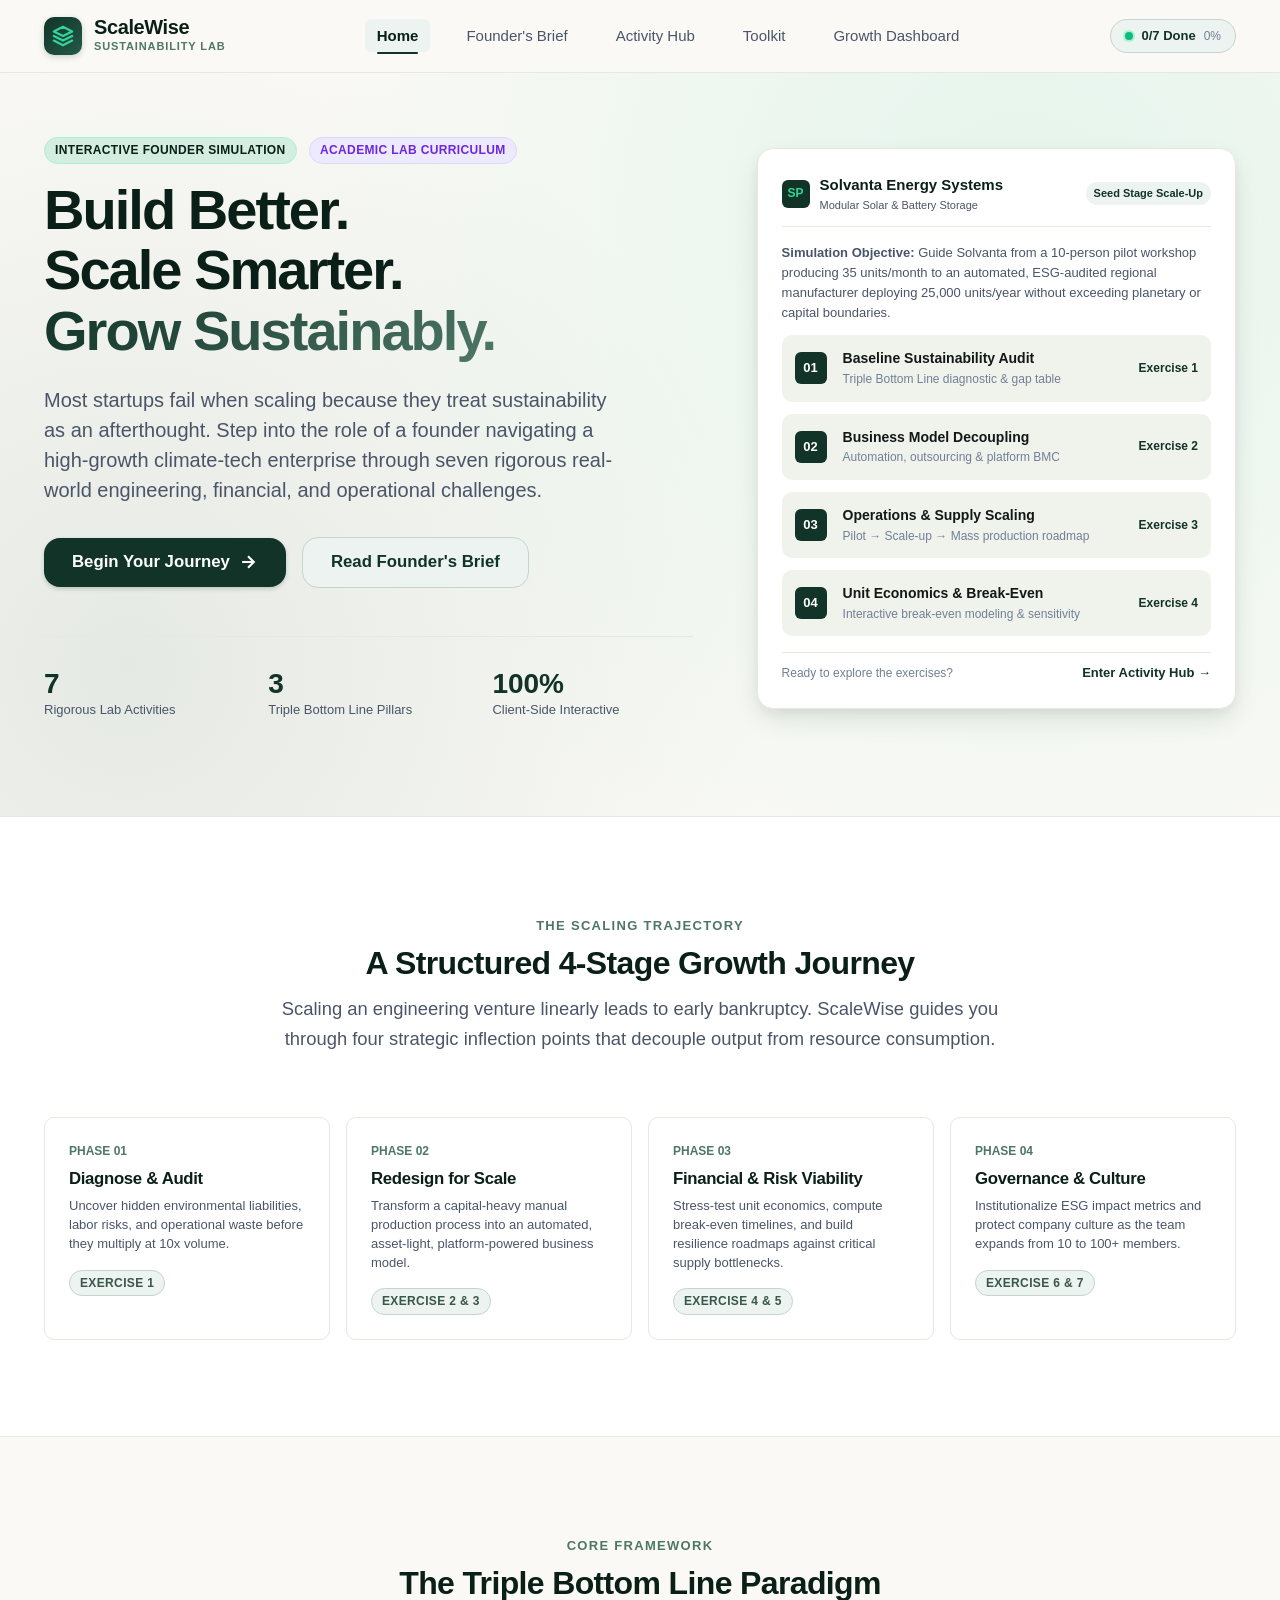
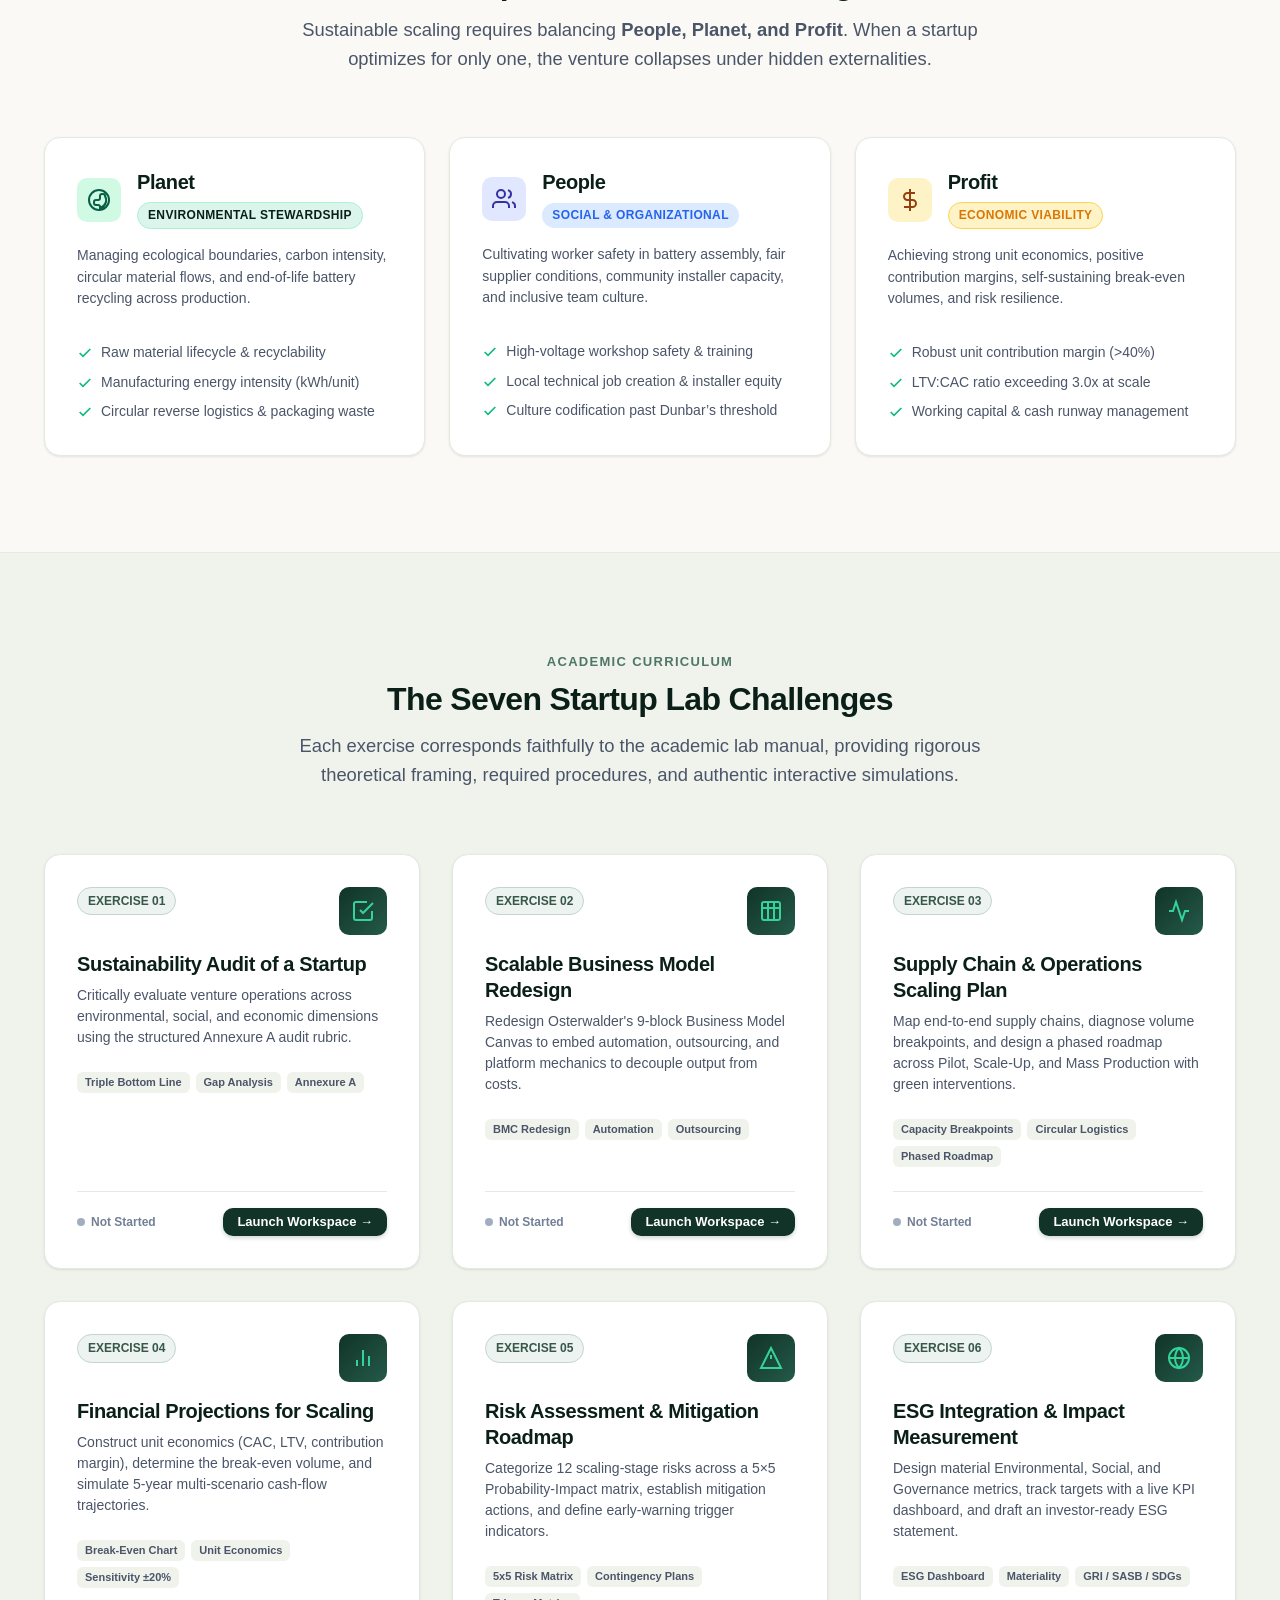
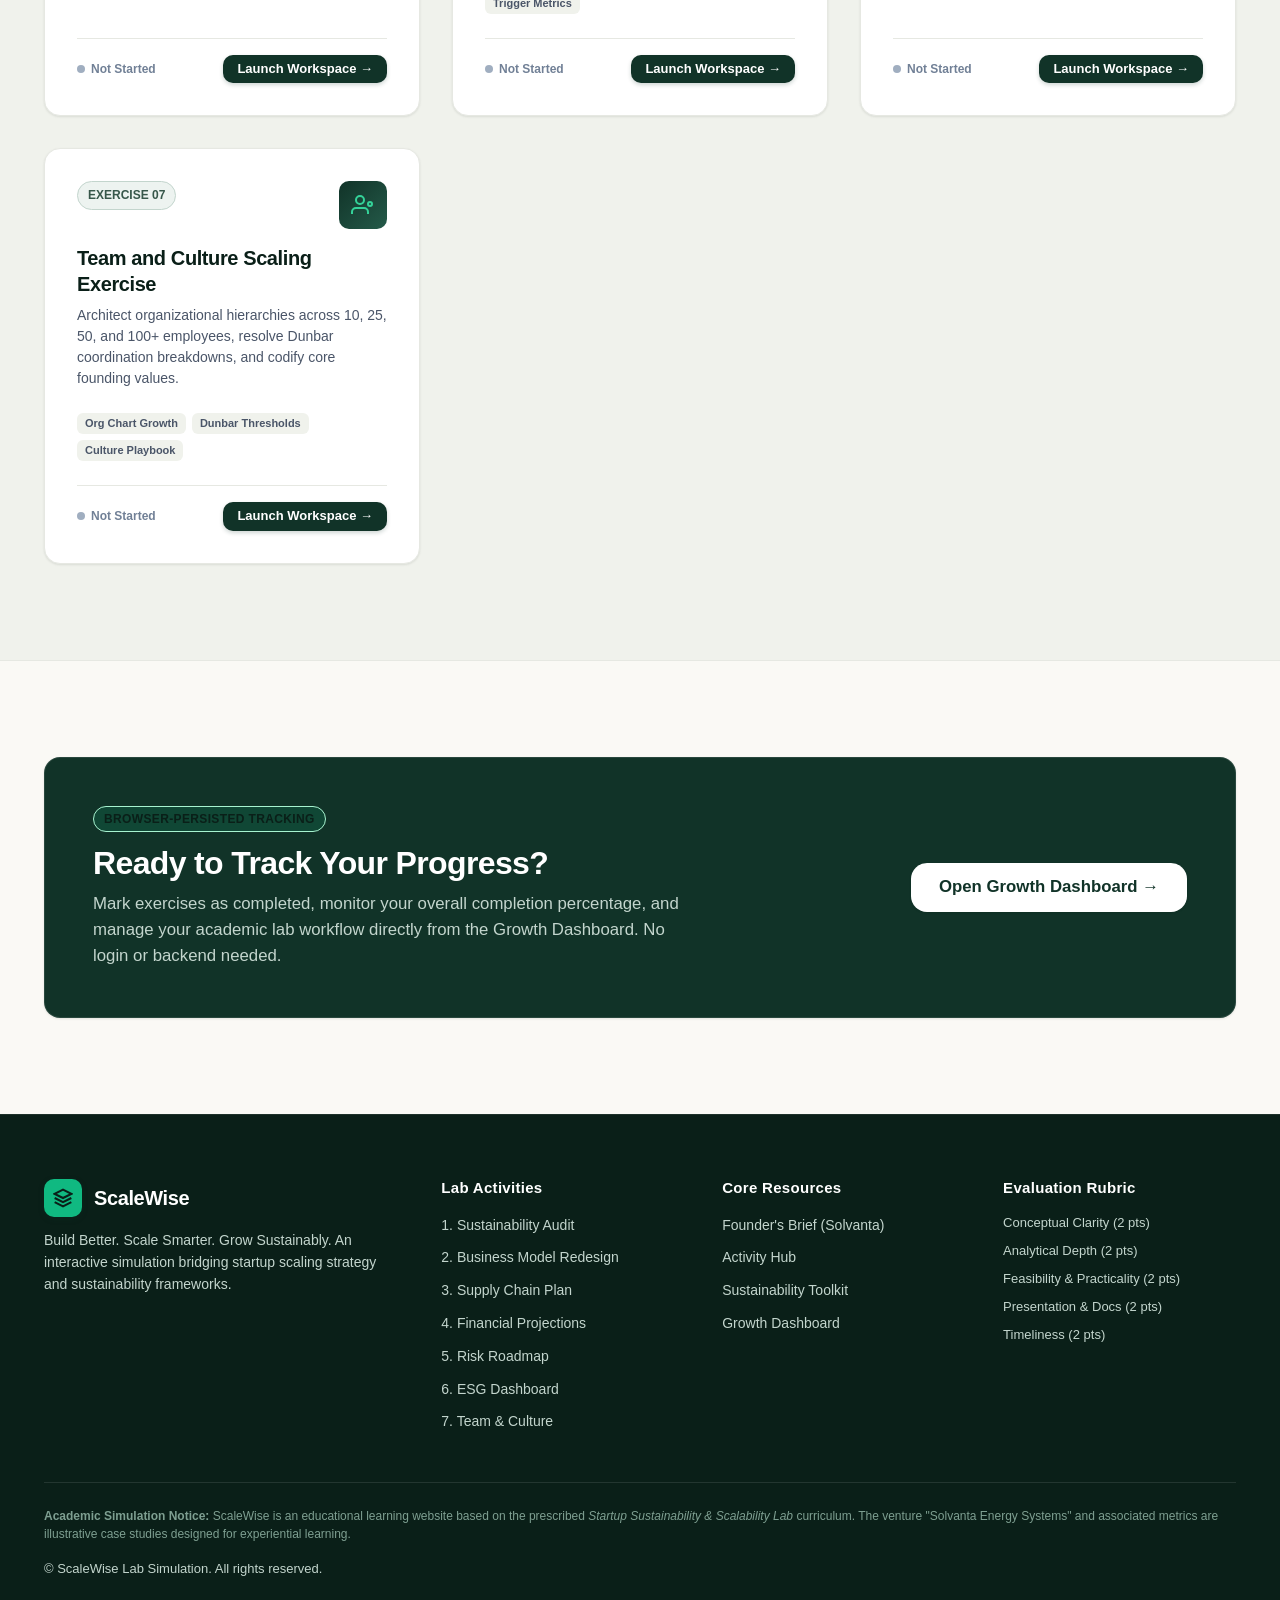
<file: index.html>
<!DOCTYPE html>
<html lang="en">
<head>
  <meta charset="UTF-8">
  <meta name="viewport" content="width=device-width, initial-scale=1.0">
  <title>ScaleWise — Startup Sustainability & Scalability Simulation</title>
  <meta name="description" content="An interactive startup sustainability and scalability simulation. Step into the shoes of a clean-tech founder tackling seven rigorous startup scaling exercises.">
  <link rel="stylesheet" href="css/main.css">
  <link rel="stylesheet" href="css/activities.css">
</head>
<body>

  <!-- Site Navigation Header -->
  <header class="site-header">
    <div class="container nav-container">
      <a href="index.html" class="brand-link" aria-label="ScaleWise Home">
        <div class="brand-icon">
          <svg width="22" height="22" viewBox="0 0 24 24" fill="none" stroke="currentColor" stroke-width="2.5" stroke-linecap="round" stroke-linejoin="round">
            <path d="M12 2L2 7l10 5 10-5-10-5zM2 17l10 5 10-5M2 12l10 5 10-5"/>
          </svg>
        </div>
        <div class="brand-text">
          <span class="brand-name">ScaleWise</span>
          <span class="brand-sub">Sustainability Lab</span>
        </div>
      </a>

      <!-- Desktop Nav -->
      <nav>
        <ul class="nav-links">
          <li class="nav-item"><a href="index.html" class="active">Home</a></li>
          <li class="nav-item"><a href="founder-brief.html">Founder's Brief</a></li>
          <li class="nav-item"><a href="hub.html">Activity Hub</a></li>
          <li class="nav-item"><a href="toolkit.html">Toolkit</a></li>
          <li class="nav-item"><a href="dashboard.html">Growth Dashboard</a></li>
        </ul>
      </nav>

      <!-- Header Actions -->
      <div class="header-actions">
        <a href="dashboard.html" class="nav-progress-pill" title="View your simulation progress">
          <span class="progress-pill-dot"></span>
          <span class="nav-progress-text">0/7 Done</span>
          <span class="nav-progress-percent" style="color:var(--color-slate-light); font-weight:400; font-size:0.75rem;">(0%)</span>
        </a>

        <button class="mobile-menu-btn" aria-label="Toggle Navigation Menu" aria-expanded="false">
          <span></span>
          <span></span>
          <span></span>
        </button>
      </div>
    </div>
  </header>

  <!-- Mobile Drawer Menu -->
  <div class="mobile-nav">
    <ul class="mobile-nav-links">
      <li><a href="index.html" class="active">Home</a></li>
      <li><a href="founder-brief.html">Founder's Brief</a></li>
      <li><a href="hub.html">Activity Hub (7 Challenges)</a></li>
      <li><a href="toolkit.html">Sustainability Toolkit</a></li>
      <li><a href="dashboard.html">Growth Dashboard</a></li>
    </ul>
  </div>

  <main>
    <!-- HERO SECTION -->
    <section class="hero-section">
      <div class="container hero-grid">
        <div class="hero-content">
          <div class="hero-badge-wrap">
            <span class="badge badge-mint">Interactive Founder Simulation</span>
            <span class="badge badge-academic" style="margin-left: 8px;">Academic Lab Curriculum</span>
          </div>

          <h1 class="hero-title">
            Build Better.<br>
            Scale Smarter.<br>
            <span class="highlight">Grow Sustainably.</span>
          </h1>

          <p class="hero-subtitle">
            Most startups fail when scaling because they treat sustainability as an afterthought. 
            Step into the role of a founder navigating a high-growth climate-tech enterprise through seven 
            rigorous real-world engineering, financial, and operational challenges.
          </p>

          <div class="hero-cta-group">
            <a href="hub.html" class="btn btn-primary btn-lg">
              <span>Begin Your Journey</span>
              <svg width="20" height="20" viewBox="0 0 24 24" fill="none" stroke="currentColor" stroke-width="2.5">
                <line x1="5" y1="12" x2="19" y2="12"></line>
                <polyline points="12 5 19 12 12 19"></polyline>
              </svg>
            </a>
            <a href="founder-brief.html" class="btn btn-secondary btn-lg">Read Founder's Brief</a>
          </div>

          <div class="hero-stats">
            <div class="hero-stat-item">
              <span class="hero-stat-number">7</span>
              <span class="hero-stat-label">Rigorous Lab Activities</span>
            </div>
            <div class="hero-stat-item">
              <span class="hero-stat-number">3</span>
              <span class="hero-stat-label">Triple Bottom Line Pillars</span>
            </div>
            <div class="hero-stat-item">
              <span class="hero-stat-number">100%</span>
              <span class="hero-stat-label">Client-Side Interactive</span>
            </div>
          </div>
        </div>

        <!-- Hero Visual Preview Card -->
        <div class="hero-visual-card">
          <div class="hero-visual-header">
            <div class="hero-visual-venture">
              <div class="venture-logo-mini">SP</div>
              <div>
                <div class="venture-title-mini">Solvanta Energy Systems</div>
                <div style="font-size:0.6875rem; color:var(--color-slate);">Modular Solar & Battery Storage</div>
              </div>
            </div>
            <span class="venture-status-pill">Seed Stage Scale-Up</span>
          </div>

          <p style="font-size:0.8125rem; color:var(--color-slate); margin-bottom:12px;">
            <strong>Simulation Objective:</strong> Guide Solvanta from a 10-person pilot workshop producing 35 units/month to an automated, ESG-audited regional manufacturer deploying 25,000 units/year without exceeding planetary or capital boundaries.
          </p>

          <div class="growth-flow-preview">
            <div class="flow-step-item">
              <div class="flow-step-icon">01</div>
              <div class="flow-step-content">
                <div class="flow-step-name">Baseline Sustainability Audit</div>
                <div class="flow-step-meta">Triple Bottom Line diagnostic & gap table</div>
              </div>
              <span class="flow-step-status">Exercise 1</span>
            </div>

            <div class="flow-step-item">
              <div class="flow-step-icon">02</div>
              <div class="flow-step-content">
                <div class="flow-step-name">Business Model Decoupling</div>
                <div class="flow-step-meta">Automation, outsourcing & platform BMC</div>
              </div>
              <span class="flow-step-status">Exercise 2</span>
            </div>

            <div class="flow-step-item">
              <div class="flow-step-icon">03</div>
              <div class="flow-step-content">
                <div class="flow-step-name">Operations & Supply Scaling</div>
                <div class="flow-step-meta">Pilot → Scale-up → Mass production roadmap</div>
              </div>
              <span class="flow-step-status">Exercise 3</span>
            </div>

            <div class="flow-step-item">
              <div class="flow-step-icon">04</div>
              <div class="flow-step-content">
                <div class="flow-step-name">Unit Economics & Break-Even</div>
                <div class="flow-step-meta">Interactive break-even modeling & sensitivity</div>
              </div>
              <span class="flow-step-status">Exercise 4</span>
            </div>
          </div>

          <div style="display:flex; justify-content:space-between; align-items:center; border-top:var(--border-subtle); padding-top:10px;">
            <span style="font-size:0.75rem; color:var(--color-slate-light);">Ready to explore the exercises?</span>
            <a href="hub.html" style="font-size:0.8125rem; font-weight:700; color:var(--color-forest); display:flex; align-items:center; gap:4px;">
              Enter Activity Hub →
            </a>
          </div>
        </div>
      </div>
    </section>

    <!-- SECTION: THE FOUNDER'S SIMULATION JOURNEY -->
    <section class="section-padding" style="background-color: #FFFFFF; border-top: var(--border-subtle); border-bottom: var(--border-subtle);">
      <div class="container">
        <div class="section-header">
          <span class="section-eyebrow">The Scaling Trajectory</span>
          <h2>A Structured 4-Stage Growth Journey</h2>
          <p class="lead-text">
            Scaling an engineering venture linearly leads to early bankruptcy. ScaleWise guides you through four strategic inflection points that decouple output from resource consumption.
          </p>
        </div>

        <div class="journey-timeline-grid">
          <div class="journey-node">
            <div class="journey-node-num">Phase 01</div>
            <h3 class="journey-node-title">Diagnose & Audit</h3>
            <p class="journey-node-desc">
              Uncover hidden environmental liabilities, labor risks, and operational waste before they multiply at 10x volume.
            </p>
            <div style="margin-top:12px;">
              <span class="badge badge-sage">Exercise 1</span>
            </div>
          </div>

          <div class="journey-node">
            <div class="journey-node-num">Phase 02</div>
            <h3 class="journey-node-title">Redesign for Scale</h3>
            <p class="journey-node-desc">
              Transform a capital-heavy manual production process into an automated, asset-light, platform-powered business model.
            </p>
            <div style="margin-top:12px;">
              <span class="badge badge-sage">Exercise 2 & 3</span>
            </div>
          </div>

          <div class="journey-node">
            <div class="journey-node-num">Phase 03</div>
            <h3 class="journey-node-title">Financial & Risk Viability</h3>
            <p class="journey-node-desc">
              Stress-test unit economics, compute break-even timelines, and build resilience roadmaps against critical supply bottlenecks.
            </p>
            <div style="margin-top:12px;">
              <span class="badge badge-sage">Exercise 4 & 5</span>
            </div>
          </div>

          <div class="journey-node">
            <div class="journey-node-num">Phase 04</div>
            <h3 class="journey-node-title">Governance & Culture</h3>
            <p class="journey-node-desc">
              Institutionalize ESG impact metrics and protect company culture as the team expands from 10 to 100+ members.
            </p>
            <div style="margin-top:12px;">
              <span class="badge badge-sage">Exercise 6 & 7</span>
            </div>
          </div>
        </div>
      </div>
    </section>

    <!-- SECTION: THE TRIPLE BOTTOM LINE -->
    <section class="section-padding">
      <div class="container">
        <div class="section-header">
          <span class="section-eyebrow">Core Framework</span>
          <h2>The Triple Bottom Line Paradigm</h2>
          <p class="lead-text">
            Sustainable scaling requires balancing <strong>People, Planet, and Profit</strong>. When a startup optimizes for only one, the venture collapses under hidden externalities.
          </p>
        </div>

        <div class="tbl-card-grid">
          <!-- Planet -->
          <div class="tbl-pillar-card">
            <div class="tbl-pillar-header">
              <div class="tbl-icon-circle tbl-icon-planet">
                <svg width="24" height="24" viewBox="0 0 24 24" fill="none" stroke="currentColor" stroke-width="2">
                  <path d="M12 2a10 10 0 1 0 10 10A10 10 0 0 0 12 2zm1 17.93V19a2 2 0 0 0-2-2H9a2 2 0 0 1-2-2v-1a2 2 0 0 1 2-2h2a2 2 0 0 0 2-2V8a2 2 0 0 1 2-2h1a2 2 0 0 1 2 2v.07A8 8 0 0 1 13 19.93z"/>
                </svg>
              </div>
              <div>
                <h3 class="tbl-pillar-title">Planet</h3>
                <span class="badge badge-mint">Environmental Stewardship</span>
              </div>
            </div>
            <p style="font-size:0.875rem; color:var(--color-slate);">
              Managing ecological boundaries, carbon intensity, circular material flows, and end-of-life battery recycling across production.
            </p>
            <ul class="tbl-item-list">
              <li>
                <svg width="16" height="16" viewBox="0 0 24 24" fill="none" stroke="currentColor" stroke-width="2.5"><polyline points="20 6 9 17 4 12"/></svg>
                <span>Raw material lifecycle & recyclability</span>
              </li>
              <li>
                <svg width="16" height="16" viewBox="0 0 24 24" fill="none" stroke="currentColor" stroke-width="2.5"><polyline points="20 6 9 17 4 12"/></svg>
                <span>Manufacturing energy intensity (kWh/unit)</span>
              </li>
              <li>
                <svg width="16" height="16" viewBox="0 0 24 24" fill="none" stroke="currentColor" stroke-width="2.5"><polyline points="20 6 9 17 4 12"/></svg>
                <span>Circular reverse logistics & packaging waste</span>
              </li>
            </ul>
          </div>

          <!-- People -->
          <div class="tbl-pillar-card">
            <div class="tbl-pillar-header">
              <div class="tbl-icon-circle tbl-icon-people">
                <svg width="24" height="24" viewBox="0 0 24 24" fill="none" stroke="currentColor" stroke-width="2">
                  <path d="M17 21v-2a4 4 0 0 0-4-4H5a4 4 0 0 0-4 4v2"></path>
                  <circle cx="9" cy="7" r="4"></circle>
                  <path d="M23 21v-2a4 4 0 0 0-3-3.87"></path>
                  <path d="M16 3.13a4 4 0 0 1 0 7.75"></path>
                </svg>
              </div>
              <div>
                <h3 class="tbl-pillar-title">People</h3>
                <span class="badge badge-blue">Social & Organizational</span>
              </div>
            </div>
            <p style="font-size:0.875rem; color:var(--color-slate);">
              Cultivating worker safety in battery assembly, fair supplier conditions, community installer capacity, and inclusive team culture.
            </p>
            <ul class="tbl-item-list">
              <li>
                <svg width="16" height="16" viewBox="0 0 24 24" fill="none" stroke="currentColor" stroke-width="2.5"><polyline points="20 6 9 17 4 12"/></svg>
                <span>High-voltage workshop safety & training</span>
              </li>
              <li>
                <svg width="16" height="16" viewBox="0 0 24 24" fill="none" stroke="currentColor" stroke-width="2.5"><polyline points="20 6 9 17 4 12"/></svg>
                <span>Local technical job creation & installer equity</span>
              </li>
              <li>
                <svg width="16" height="16" viewBox="0 0 24 24" fill="none" stroke="currentColor" stroke-width="2.5"><polyline points="20 6 9 17 4 12"/></svg>
                <span>Culture codification past Dunbar’s threshold</span>
              </li>
            </ul>
          </div>

          <!-- Profit -->
          <div class="tbl-pillar-card">
            <div class="tbl-pillar-header">
              <div class="tbl-icon-circle tbl-icon-profit">
                <svg width="24" height="24" viewBox="0 0 24 24" fill="none" stroke="currentColor" stroke-width="2">
                  <line x1="12" y1="1" x2="12" y2="23"></line>
                  <path d="M17 5H9.5a3.5 3.5 0 0 0 0 7h5a3.5 3.5 0 0 1 0 7H6"></path>
                </svg>
              </div>
              <div>
                <h3 class="tbl-pillar-title">Profit</h3>
                <span class="badge badge-amber">Economic Viability</span>
              </div>
            </div>
            <p style="font-size:0.875rem; color:var(--color-slate);">
              Achieving strong unit economics, positive contribution margins, self-sustaining break-even volumes, and risk resilience.
            </p>
            <ul class="tbl-item-list">
              <li>
                <svg width="16" height="16" viewBox="0 0 24 24" fill="none" stroke="currentColor" stroke-width="2.5"><polyline points="20 6 9 17 4 12"/></svg>
                <span>Robust unit contribution margin (>40%)</span>
              </li>
              <li>
                <svg width="16" height="16" viewBox="0 0 24 24" fill="none" stroke="currentColor" stroke-width="2.5"><polyline points="20 6 9 17 4 12"/></svg>
                <span>LTV:CAC ratio exceeding 3.0x at scale</span>
              </li>
              <li>
                <svg width="16" height="16" viewBox="0 0 24 24" fill="none" stroke="currentColor" stroke-width="2.5"><polyline points="20 6 9 17 4 12"/></svg>
                <span>Working capital & cash runway management</span>
              </li>
            </ul>
          </div>
        </div>
      </div>
    </section>

    <!-- SECTION: THE SEVEN LAB CHALLENGES -->
    <section class="section-padding" style="background-color: var(--color-cream-subtle); border-top: var(--border-subtle); border-bottom: var(--border-subtle);">
      <div class="container">
        <div class="section-header">
          <span class="section-eyebrow">Academic Curriculum</span>
          <h2>The Seven Startup Lab Challenges</h2>
          <p class="lead-text">
            Each exercise corresponds faithfully to the academic lab manual, providing rigorous theoretical framing, required procedures, and authentic interactive simulations.
          </p>
        </div>

        <div class="activity-grid">
          <!-- Card 1 -->
          <div class="activity-card" data-activity-card="activity-1">
            <div class="activity-card-top">
              <span class="activity-num-badge">Exercise 01</span>
              <div class="activity-icon-box">
                <svg width="24" height="24" viewBox="0 0 24 24" fill="none" stroke="currentColor" stroke-width="2">
                  <path d="M9 11l3 3L22 4"></path>
                  <path d="M21 12v7a2 2 0 0 1-2 2H5a2 2 0 0 1-2-2V5a2 2 0 0 1 2-2h11"></path>
                </svg>
              </div>
            </div>
            <div class="activity-card-body">
              <h3>Sustainability Audit of a Startup</h3>
              <p class="activity-desc">
                Critically evaluate venture operations across environmental, social, and economic dimensions using the structured Annexure A audit rubric.
              </p>
              <div class="activity-tags">
                <span class="activity-tag">Triple Bottom Line</span>
                <span class="activity-tag">Gap Analysis</span>
                <span class="activity-tag">Annexure A</span>
              </div>
            </div>
            <div class="activity-card-footer">
              <div class="activity-status-indicator">
                <span class="status-dot"></span>
                <span class="activity-status-text">Not Started</span>
              </div>
              <a href="activity-1.html" class="btn btn-primary btn-sm">Launch Workspace →</a>
            </div>
          </div>

          <!-- Card 2 -->
          <div class="activity-card" data-activity-card="activity-2">
            <div class="activity-card-top">
              <span class="activity-num-badge">Exercise 02</span>
              <div class="activity-icon-box">
                <svg width="24" height="24" viewBox="0 0 24 24" fill="none" stroke="currentColor" stroke-width="2">
                  <rect x="3" y="3" width="18" height="18" rx="2"></rect>
                  <line x1="9" y1="3" x2="9" y2="21"></line>
                  <line x1="15" y1="3" x2="15" y2="21"></line>
                  <line x1="3" y1="9" x2="21" y2="9"></line>
                </svg>
              </div>
            </div>
            <div class="activity-card-body">
              <h3>Scalable Business Model Redesign</h3>
              <p class="activity-desc">
                Redesign Osterwalder's 9-block Business Model Canvas to embed automation, outsourcing, and platform mechanics to decouple output from costs.
              </p>
              <div class="activity-tags">
                <span class="activity-tag">BMC Redesign</span>
                <span class="activity-tag">Automation</span>
                <span class="activity-tag">Outsourcing</span>
              </div>
            </div>
            <div class="activity-card-footer">
              <div class="activity-status-indicator">
                <span class="status-dot"></span>
                <span class="activity-status-text">Not Started</span>
              </div>
              <a href="activity-2.html" class="btn btn-primary btn-sm">Launch Workspace →</a>
            </div>
          </div>

          <!-- Card 3 -->
          <div class="activity-card" data-activity-card="activity-3">
            <div class="activity-card-top">
              <span class="activity-num-badge">Exercise 03</span>
              <div class="activity-icon-box">
                <svg width="24" height="24" viewBox="0 0 24 24" fill="none" stroke="currentColor" stroke-width="2">
                  <polyline points="22 12 18 12 15 21 9 3 6 12 2 12"></polyline>
                </svg>
              </div>
            </div>
            <div class="activity-card-body">
              <h3>Supply Chain & Operations Scaling Plan</h3>
              <p class="activity-desc">
                Map end-to-end supply chains, diagnose volume breakpoints, and design a phased roadmap across Pilot, Scale-Up, and Mass Production with green interventions.
              </p>
              <div class="activity-tags">
                <span class="activity-tag">Capacity Breakpoints</span>
                <span class="activity-tag">Circular Logistics</span>
                <span class="activity-tag">Phased Roadmap</span>
              </div>
            </div>
            <div class="activity-card-footer">
              <div class="activity-status-indicator">
                <span class="status-dot"></span>
                <span class="activity-status-text">Not Started</span>
              </div>
              <a href="activity-3.html" class="btn btn-primary btn-sm">Launch Workspace →</a>
            </div>
          </div>

          <!-- Card 4 -->
          <div class="activity-card" data-activity-card="activity-4">
            <div class="activity-card-top">
              <span class="activity-num-badge">Exercise 04</span>
              <div class="activity-icon-box">
                <svg width="24" height="24" viewBox="0 0 24 24" fill="none" stroke="currentColor" stroke-width="2">
                  <line x1="18" y1="20" x2="18" y2="10"></line>
                  <line x1="12" y1="20" x2="12" y2="4"></line>
                  <line x1="6" y1="20" x2="6" y2="14"></line>
                </svg>
              </div>
            </div>
            <div class="activity-card-body">
              <h3>Financial Projections for Scaling</h3>
              <p class="activity-desc">
                Construct unit economics (CAC, LTV, contribution margin), determine the break-even volume, and simulate 5-year multi-scenario cash-flow trajectories.
              </p>
              <div class="activity-tags">
                <span class="activity-tag">Break-Even Chart</span>
                <span class="activity-tag">Unit Economics</span>
                <span class="activity-tag">Sensitivity ±20%</span>
              </div>
            </div>
            <div class="activity-card-footer">
              <div class="activity-status-indicator">
                <span class="status-dot"></span>
                <span class="activity-status-text">Not Started</span>
              </div>
              <a href="activity-4.html" class="btn btn-primary btn-sm">Launch Workspace →</a>
            </div>
          </div>

          <!-- Card 5 -->
          <div class="activity-card" data-activity-card="activity-5">
            <div class="activity-card-top">
              <span class="activity-num-badge">Exercise 05</span>
              <div class="activity-icon-box">
                <svg width="24" height="24" viewBox="0 0 24 24" fill="none" stroke="currentColor" stroke-width="2">
                  <polygon points="12 2 2 22 22 22 12 2"></polygon>
                  <line x1="12" y1="9" x2="12" y2="13"></line>
                  <line x1="12" y1="17" x2="12.01" y2="17"></line>
                </svg>
              </div>
            </div>
            <div class="activity-card-body">
              <h3>Risk Assessment & Mitigation Roadmap</h3>
              <p class="activity-desc">
                Categorize 12 scaling-stage risks across a 5×5 Probability-Impact matrix, establish mitigation actions, and define early-warning trigger indicators.
              </p>
              <div class="activity-tags">
                <span class="activity-tag">5x5 Risk Matrix</span>
                <span class="activity-tag">Contingency Plans</span>
                <span class="activity-tag">Trigger Metrics</span>
              </div>
            </div>
            <div class="activity-card-footer">
              <div class="activity-status-indicator">
                <span class="status-dot"></span>
                <span class="activity-status-text">Not Started</span>
              </div>
              <a href="activity-5.html" class="btn btn-primary btn-sm">Launch Workspace →</a>
            </div>
          </div>

          <!-- Card 6 -->
          <div class="activity-card" data-activity-card="activity-6">
            <div class="activity-card-top">
              <span class="activity-num-badge">Exercise 06</span>
              <div class="activity-icon-box">
                <svg width="24" height="24" viewBox="0 0 24 24" fill="none" stroke="currentColor" stroke-width="2">
                  <circle cx="12" cy="12" r="10"></circle>
                  <line x1="2" y1="12" x2="22" y2="12"></line>
                  <path d="M12 2a15.3 15.3 0 0 1 4 10 15.3 15.3 0 0 1-4 10 15.3 15.3 0 0 1-4-10 15.3 15.3 0 0 1 4-10z"></path>
                </svg>
              </div>
            </div>
            <div class="activity-card-body">
              <h3>ESG Integration & Impact Measurement</h3>
              <p class="activity-desc">
                Design material Environmental, Social, and Governance metrics, track targets with a live KPI dashboard, and draft an investor-ready ESG statement.
              </p>
              <div class="activity-tags">
                <span class="activity-tag">ESG Dashboard</span>
                <span class="activity-tag">Materiality</span>
                <span class="activity-tag">GRI / SASB / SDGs</span>
              </div>
            </div>
            <div class="activity-card-footer">
              <div class="activity-status-indicator">
                <span class="status-dot"></span>
                <span class="activity-status-text">Not Started</span>
              </div>
              <a href="activity-6.html" class="btn btn-primary btn-sm">Launch Workspace →</a>
            </div>
          </div>

          <!-- Card 7 -->
          <div class="activity-card" data-activity-card="activity-7">
            <div class="activity-card-top">
              <span class="activity-num-badge">Exercise 07</span>
              <div class="activity-icon-box">
                <svg width="24" height="24" viewBox="0 0 24 24" fill="none" stroke="currentColor" stroke-width="2">
                  <path d="M17 21v-2a4 4 0 0 0-4-4H5a4 4 0 0 0-4 4v2"></path>
                  <circle cx="9" cy="7" r="4"></circle>
                  <circle cx="19" cy="11" r="2"></circle>
                </svg>
              </div>
            </div>
            <div class="activity-card-body">
              <h3>Team and Culture Scaling Exercise</h3>
              <p class="activity-desc">
                Architect organizational hierarchies across 10, 25, 50, and 100+ employees, resolve Dunbar coordination breakdowns, and codify core founding values.
              </p>
              <div class="activity-tags">
                <span class="activity-tag">Org Chart Growth</span>
                <span class="activity-tag">Dunbar Thresholds</span>
                <span class="activity-tag">Culture Playbook</span>
              </div>
            </div>
            <div class="activity-card-footer">
              <div class="activity-status-indicator">
                <span class="status-dot"></span>
                <span class="activity-status-text">Not Started</span>
              </div>
              <a href="activity-7.html" class="btn btn-primary btn-sm">Launch Workspace →</a>
            </div>
          </div>
        </div>
      </div>
    </section>

    <!-- SECTION: GROWTH DASHBOARD PREVIEW CALLOUT -->
    <section class="section-padding">
      <div class="container">
        <div class="card card-dark" style="display:flex; justify-content:space-between; align-items:center; flex-wrap:wrap; gap:var(--space-xl); padding:var(--space-2xl);">
          <div style="max-width: 600px;">
            <span class="badge badge-mint" style="margin-bottom:12px;">Browser-Persisted Tracking</span>
            <h2 style="color:#FFFFFF; margin-bottom:8px;">Ready to Track Your Progress?</h2>
            <p style="color:var(--color-sage-subtle); font-size:1.05rem;">
              Mark exercises as completed, monitor your overall completion percentage, and manage your academic lab workflow directly from the Growth Dashboard. No login or backend needed.
            </p>
          </div>
          <div>
            <a href="dashboard.html" class="btn btn-light btn-lg">Open Growth Dashboard →</a>
          </div>
        </div>
      </div>
    </section>
  </main>

  <!-- Global Footer -->
  <footer class="site-footer">
    <div class="container">
      <div class="footer-grid">
        <div>
          <div class="brand-link" style="color:#FFFFFF; margin-bottom:12px;">
            <div class="brand-icon" style="background:var(--color-mint); color:var(--color-forest-dark);">
              <svg width="20" height="20" viewBox="0 0 24 24" fill="none" stroke="currentColor" stroke-width="2.5"><path d="M12 2L2 7l10 5 10-5-10-5zM2 17l10 5 10-5M2 12l10 5 10-5"/></svg>
            </div>
            <span class="brand-name" style="color:#FFFFFF;">ScaleWise</span>
          </div>
          <p class="footer-brand-desc">
            Build Better. Scale Smarter. Grow Sustainably. An interactive simulation bridging startup scaling strategy and sustainability frameworks.
          </p>
        </div>

        <div class="footer-col">
          <h5>Lab Activities</h5>
          <ul class="footer-links">
            <li><a href="activity-1.html">1. Sustainability Audit</a></li>
            <li><a href="activity-2.html">2. Business Model Redesign</a></li>
            <li><a href="activity-3.html">3. Supply Chain Plan</a></li>
            <li><a href="activity-4.html">4. Financial Projections</a></li>
            <li><a href="activity-5.html">5. Risk Roadmap</a></li>
            <li><a href="activity-6.html">6. ESG Dashboard</a></li>
            <li><a href="activity-7.html">7. Team & Culture</a></li>
          </ul>
        </div>

        <div class="footer-col">
          <h5>Core Resources</h5>
          <ul class="footer-links">
            <li><a href="founder-brief.html">Founder's Brief (Solvanta)</a></li>
            <li><a href="hub.html">Activity Hub</a></li>
            <li><a href="toolkit.html">Sustainability Toolkit</a></li>
            <li><a href="dashboard.html">Growth Dashboard</a></li>
          </ul>
        </div>

        <div class="footer-col">
          <h5>Evaluation Rubric</h5>
          <ul class="footer-links" style="font-size:0.8125rem; color:var(--color-sage-subtle);">
            <li>Conceptual Clarity (2 pts)</li>
            <li>Analytical Depth (2 pts)</li>
            <li>Feasibility & Practicality (2 pts)</li>
            <li>Presentation & Docs (2 pts)</li>
            <li>Timeliness (2 pts)</li>
          </ul>
        </div>
      </div>

      <div class="footer-bottom">
        <div class="academic-attribution">
          <strong>Academic Simulation Notice:</strong> ScaleWise is an educational learning website based on the prescribed <em>Startup Sustainability & Scalability Lab</em> curriculum. The venture "Solvanta Energy Systems" and associated metrics are illustrative case studies designed for experiential learning.
        </div>
        <div>
          &copy; ScaleWise Lab Simulation. All rights reserved.
        </div>
      </div>
    </div>
  </footer>

  <script src="js/app.js"></script>
</body>
</html>
</file>
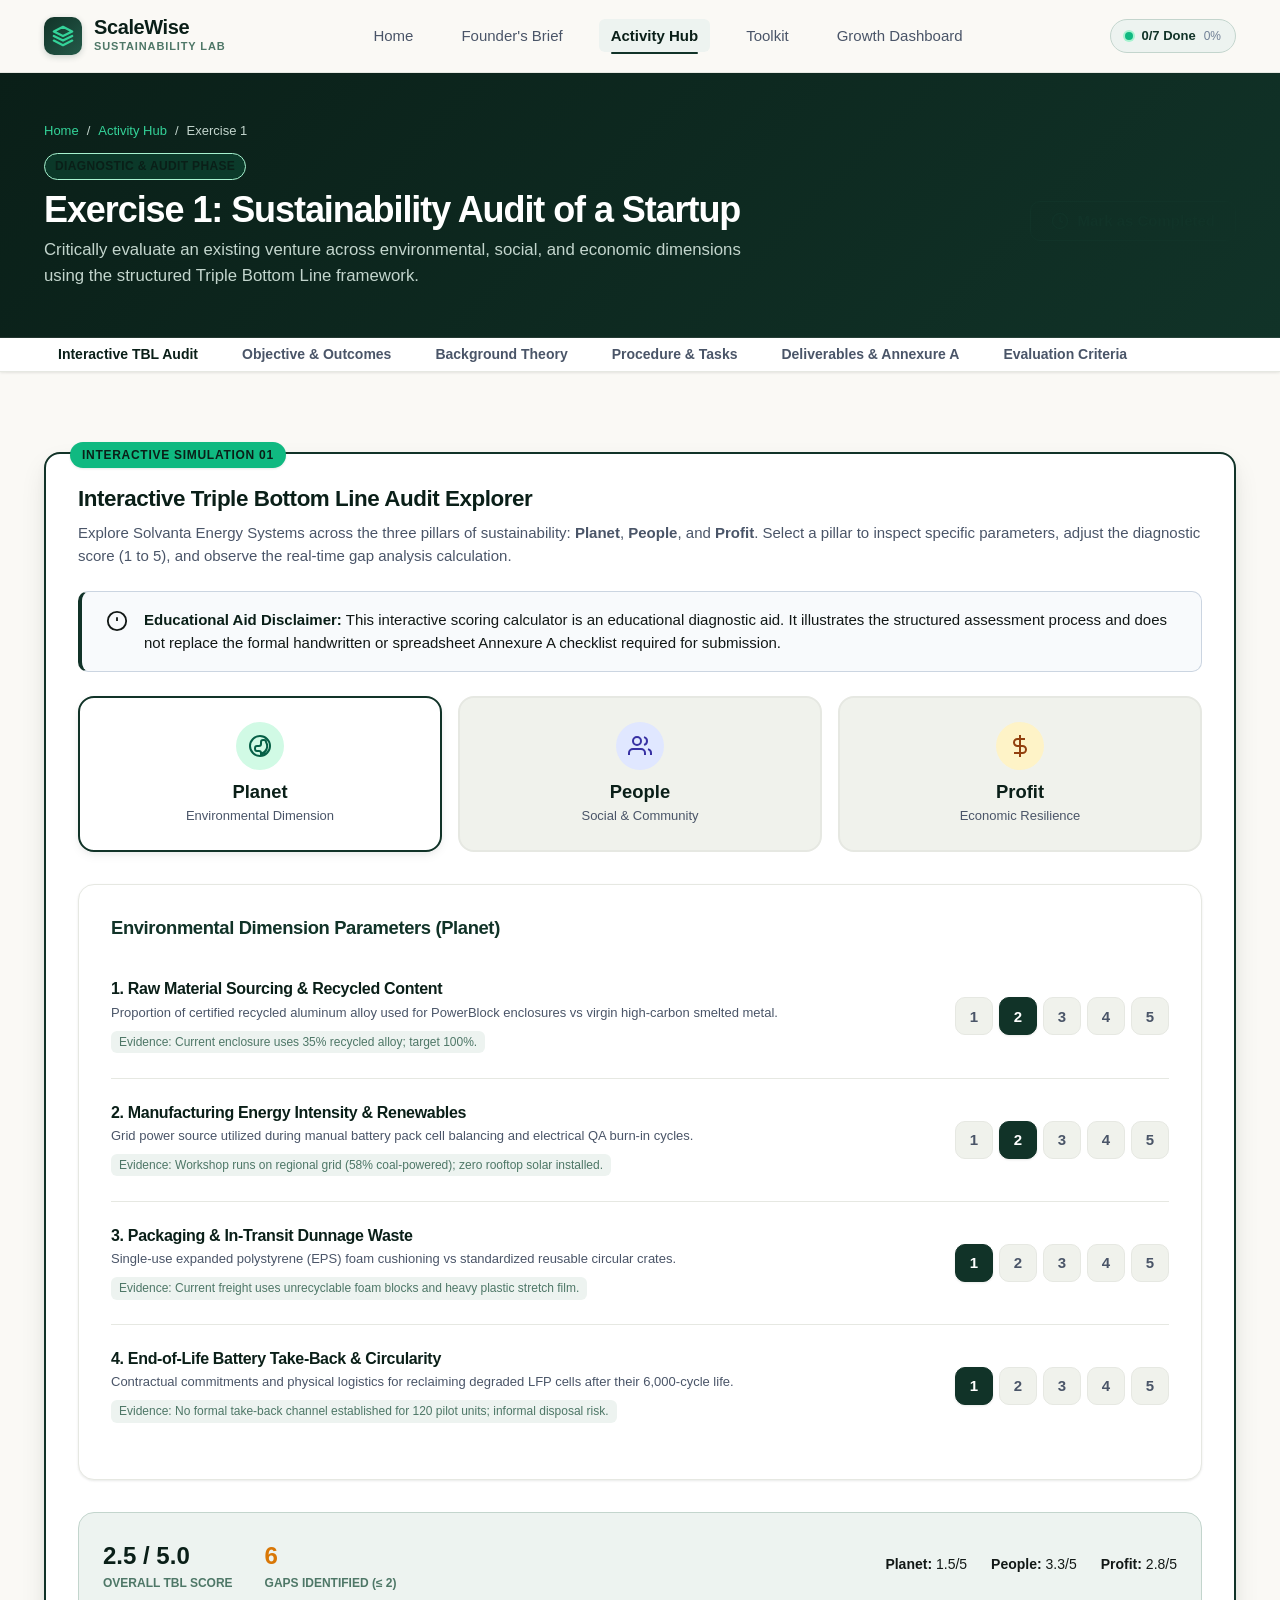
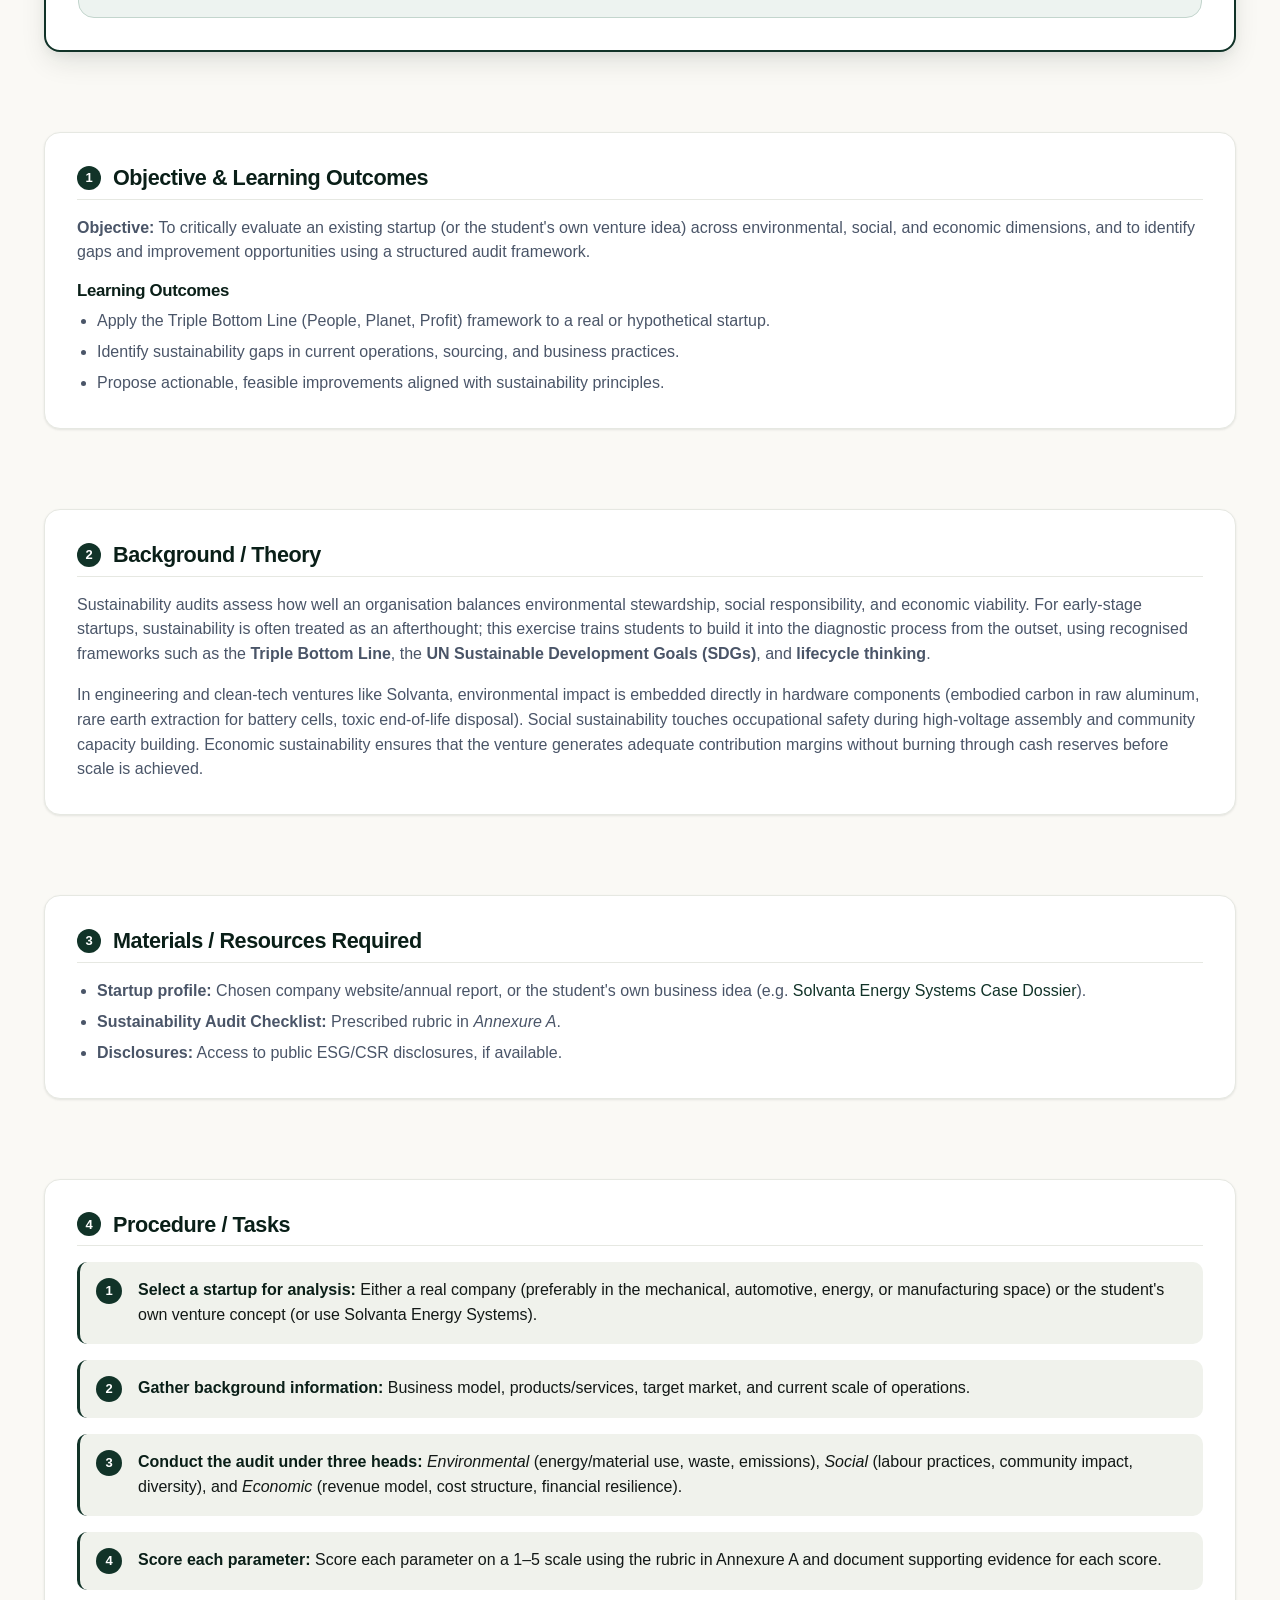
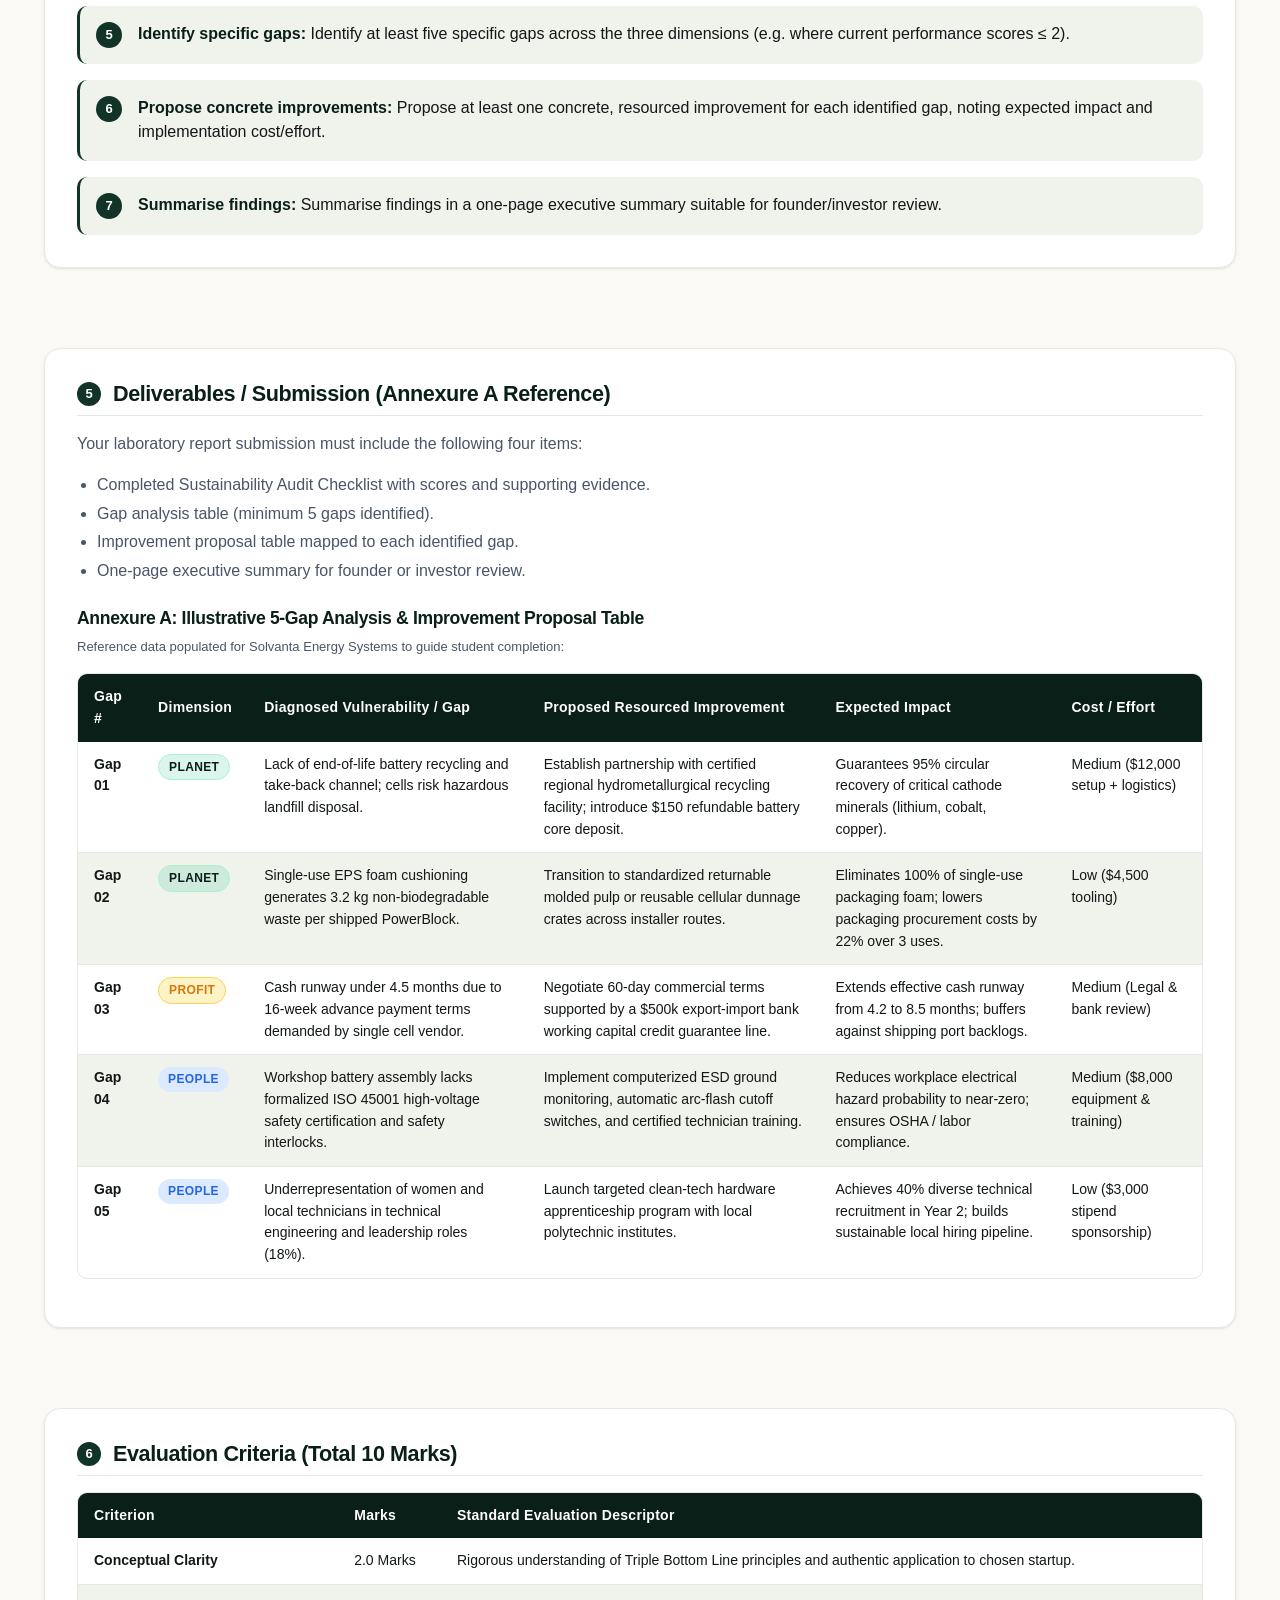
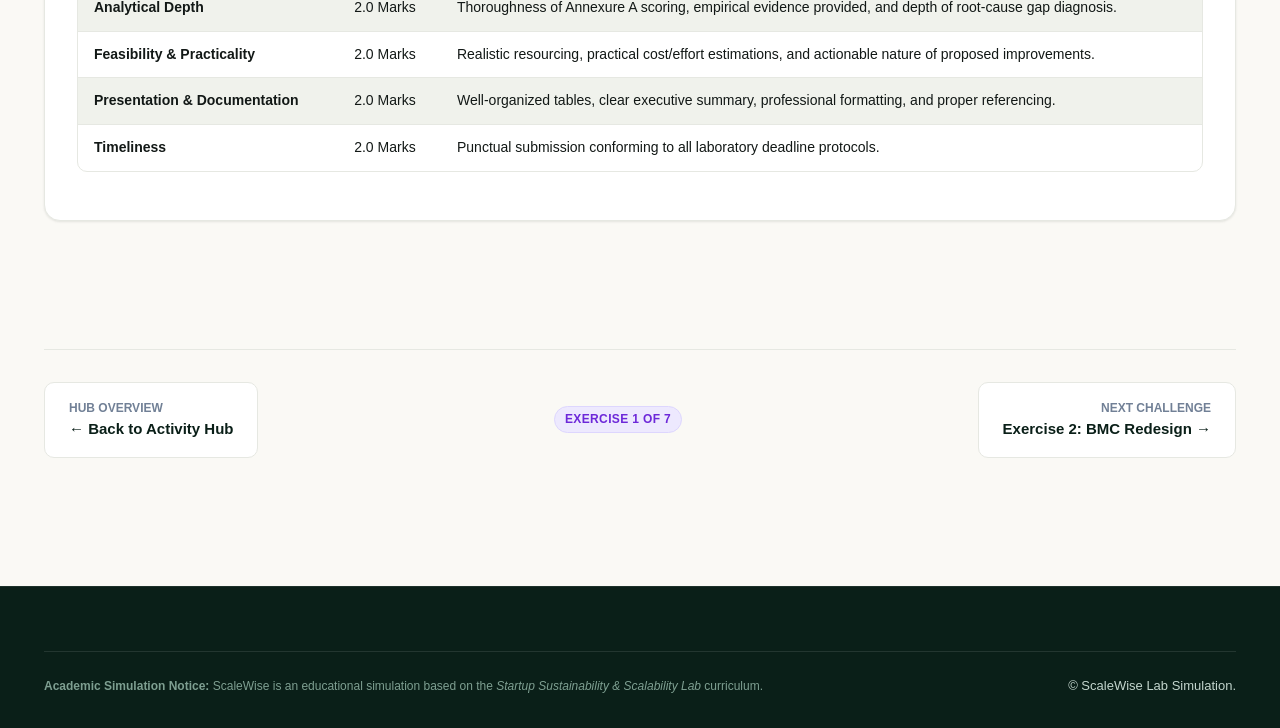
<file: activity-1.html>
<!DOCTYPE html>
<html lang="en">
<head>
  <meta charset="UTF-8">
  <meta name="viewport" content="width=device-width, initial-scale=1.0">
  <title>Exercise 1: Sustainability Audit of a Startup | ScaleWise</title>
  <meta name="description" content="Exercise 1: Sustainability Audit of a Startup. Apply the Triple Bottom Line framework to evaluate Solvanta Energy Systems across People, Planet, and Profit.">
  <link rel="stylesheet" href="css/main.css">
  <link rel="stylesheet" href="css/activities.css">
</head>
<body>

  <!-- Site Navigation Header -->
  <header class="site-header">
    <div class="container nav-container">
      <a href="index.html" class="brand-link" aria-label="ScaleWise Home">
        <div class="brand-icon">
          <svg width="22" height="22" viewBox="0 0 24 24" fill="none" stroke="currentColor" stroke-width="2.5" stroke-linecap="round" stroke-linejoin="round">
            <path d="M12 2L2 7l10 5 10-5-10-5zM2 17l10 5 10-5M2 12l10 5 10-5"/>
          </svg>
        </div>
        <div class="brand-text">
          <span class="brand-name">ScaleWise</span>
          <span class="brand-sub">Sustainability Lab</span>
        </div>
      </a>

      <!-- Desktop Nav -->
      <nav>
        <ul class="nav-links">
          <li class="nav-item"><a href="index.html">Home</a></li>
          <li class="nav-item"><a href="founder-brief.html">Founder's Brief</a></li>
          <li class="nav-item"><a href="hub.html" class="active">Activity Hub</a></li>
          <li class="nav-item"><a href="toolkit.html">Toolkit</a></li>
          <li class="nav-item"><a href="dashboard.html">Growth Dashboard</a></li>
        </ul>
      </nav>

      <!-- Header Actions -->
      <div class="header-actions">
        <a href="dashboard.html" class="nav-progress-pill" title="View your simulation progress">
          <span class="progress-pill-dot"></span>
          <span class="nav-progress-text">0/7 Done</span>
          <span class="nav-progress-percent" style="color:var(--color-slate-light); font-weight:400; font-size:0.75rem;">(0%)</span>
        </a>

        <button class="mobile-menu-btn" aria-label="Toggle Navigation Menu" aria-expanded="false">
          <span></span>
          <span></span>
          <span></span>
        </button>
      </div>
    </div>
  </header>

  <!-- Mobile Drawer Menu -->
  <div class="mobile-nav">
    <ul class="mobile-nav-links">
      <li><a href="index.html">Home</a></li>
      <li><a href="founder-brief.html">Founder's Brief</a></li>
      <li><a href="hub.html" class="active">Activity Hub (7 Challenges)</a></li>
      <li><a href="toolkit.html">Sustainability Toolkit</a></li>
      <li><a href="dashboard.html">Growth Dashboard</a></li>
    </ul>
  </div>

  <main>
    <!-- Activity Top Banner -->
    <section class="activity-header-bar">
      <div class="container">
        <div class="activity-header-breadcrumb">
          <a href="index.html">Home</a>
          <span>/</span>
          <a href="hub.html">Activity Hub</a>
          <span>/</span>
          <span>Exercise 1</span>
        </div>
        <div class="activity-headline-wrap">
          <div class="activity-headline-left">
            <span class="badge badge-mint" style="margin-bottom:8px;">Diagnostic & Audit Phase</span>
            <h1>Exercise 1: Sustainability Audit of a Startup</h1>
            <p>
              Critically evaluate an existing venture across environmental, social, and economic dimensions using the structured Triple Bottom Line framework.
            </p>
          </div>
          <div class="activity-header-actions">
            <button class="btn btn-outline" data-toggle-complete="activity-1">
              <svg width="18" height="18" viewBox="0 0 24 24" fill="none" stroke="currentColor" stroke-width="2">
                <circle cx="12" cy="12" r="10"></circle>
                <polyline points="12 6 12 12 16 14"></polyline>
              </svg>
              <span>Mark as Completed</span>
            </button>
          </div>
        </div>
      </div>
    </section>

    <!-- Sub-navigation for quick anchor jumping -->
    <div class="activity-nav-subbar">
      <div class="container">
        <ul class="subbar-nav-list">
          <li><a href="#simulation" class="active">Interactive TBL Audit</a></li>
          <li><a href="#objective">Objective & Outcomes</a></li>
          <li><a href="#theory">Background Theory</a></li>
          <li><a href="#procedure">Procedure & Tasks</a></li>
          <li><a href="#deliverables">Deliverables & Annexure A</a></li>
          <li><a href="#evaluation">Evaluation Criteria</a></li>
        </ul>
      </div>
    </div>

    <div class="container workspace-layout">
      
      <!-- INTERACTIVE SIMULATION: TRIPLE BOTTOM LINE AUDIT EXPLORER -->
      <section id="simulation" class="interactive-simulation-box">
        <span class="simulation-badge">Interactive Simulation 01</span>
        <div class="simulation-header">
          <h3>Interactive Triple Bottom Line Audit Explorer</h3>
          <p>
            Explore Solvanta Energy Systems across the three pillars of sustainability: <strong>Planet</strong>, <strong>People</strong>, and <strong>Profit</strong>. Select a pillar to inspect specific parameters, adjust the diagnostic score (1 to 5), and observe the real-time gap analysis calculation.
          </p>
        </div>

        <div class="callout callout-academic" style="margin-bottom: var(--space-lg);">
          <svg class="callout-icon" viewBox="0 0 24 24" fill="none" stroke="currentColor" stroke-width="2">
            <circle cx="12" cy="12" r="10"></circle>
            <line x1="12" y1="8" x2="12" y2="12"></line>
            <line x1="12" y1="16" x2="12.01" y2="16"></line>
          </svg>
          <div>
            <strong>Educational Aid Disclaimer:</strong>
            This interactive scoring calculator is an educational diagnostic aid. It illustrates the structured assessment process and does not replace the formal handwritten or spreadsheet Annexure A checklist required for submission.
          </div>
        </div>

        <!-- Pillar Selector Tabs -->
        <div class="tbl-interactive-selector">
          <button class="tbl-tab-btn tbl-tab-planet active" data-target-panel="panel-planet">
            <div class="tbl-tab-icon">
              <svg width="24" height="24" viewBox="0 0 24 24" fill="none" stroke="currentColor" stroke-width="2">
                <path d="M12 2a10 10 0 1 0 10 10A10 10 0 0 0 12 2zm1 17.93V19a2 2 0 0 0-2-2H9a2 2 0 0 1-2-2v-1a2 2 0 0 1 2-2h2a2 2 0 0 0 2-2V8a2 2 0 0 1 2-2h1a2 2 0 0 1 2 2v.07A8 8 0 0 1 13 19.93z"/>
              </svg>
            </div>
            <span class="tbl-tab-title">Planet</span>
            <span class="tbl-tab-sub">Environmental Dimension</span>
          </button>

          <button class="tbl-tab-btn tbl-tab-people" data-target-panel="panel-people">
            <div class="tbl-tab-icon">
              <svg width="24" height="24" viewBox="0 0 24 24" fill="none" stroke="currentColor" stroke-width="2">
                <path d="M17 21v-2a4 4 0 0 0-4-4H5a4 4 0 0 0-4 4v2"></path>
                <circle cx="9" cy="7" r="4"></circle>
                <path d="M23 21v-2a4 4 0 0 0-3-3.87"></path>
                <path d="M16 3.13a4 4 0 0 1 0 7.75"></path>
              </svg>
            </div>
            <span class="tbl-tab-title">People</span>
            <span class="tbl-tab-sub">Social & Community</span>
          </button>

          <button class="tbl-tab-btn tbl-tab-profit" data-target-panel="panel-profit">
            <div class="tbl-tab-icon">
              <svg width="24" height="24" viewBox="0 0 24 24" fill="none" stroke="currentColor" stroke-width="2">
                <line x1="12" y1="1" x2="12" y2="23"></line>
                <path d="M17 5H9.5a3.5 3.5 0 0 0 0 7h5a3.5 3.5 0 0 1 0 7H6"></path>
              </svg>
            </div>
            <span class="tbl-tab-title">Profit</span>
            <span class="tbl-tab-sub">Economic Resilience</span>
          </button>
        </div>

        <!-- Pillar 1: Planet Panel -->
        <div id="panel-planet" class="audit-dimension-panel active">
          <h4 style="color:var(--color-forest); margin-bottom:var(--space-md); font-size:1.15rem;">
            Environmental Dimension Parameters (Planet)
          </h4>

          <div class="audit-parameter-item">
            <div class="audit-param-info">
              <h4>1. Raw Material Sourcing & Recycled Content</h4>
              <p>Proportion of certified recycled aluminum alloy used for PowerBlock enclosures vs virgin high-carbon smelted metal.</p>
              <span class="audit-evidence-badge">Evidence: Current enclosure uses 35% recycled alloy; target 100%.</span>
            </div>
            <div class="rating-scale-group" data-pillar="planet" data-current-score="2">
              <button class="rating-score-btn" data-score="1">1</button>
              <button class="rating-score-btn selected" data-score="2">2</button>
              <button class="rating-score-btn" data-score="3">3</button>
              <button class="rating-score-btn" data-score="4">4</button>
              <button class="rating-score-btn" data-score="5">5</button>
            </div>
          </div>

          <div class="audit-parameter-item">
            <div class="audit-param-info">
              <h4>2. Manufacturing Energy Intensity & Renewables</h4>
              <p>Grid power source utilized during manual battery pack cell balancing and electrical QA burn-in cycles.</p>
              <span class="audit-evidence-badge">Evidence: Workshop runs on regional grid (58% coal-powered); zero rooftop solar installed.</span>
            </div>
            <div class="rating-scale-group" data-pillar="planet" data-current-score="2">
              <button class="rating-score-btn" data-score="1">1</button>
              <button class="rating-score-btn selected" data-score="2">2</button>
              <button class="rating-score-btn" data-score="3">3</button>
              <button class="rating-score-btn" data-score="4">4</button>
              <button class="rating-score-btn" data-score="5">5</button>
            </div>
          </div>

          <div class="audit-parameter-item">
            <div class="audit-param-info">
              <h4>3. Packaging & In-Transit Dunnage Waste</h4>
              <p>Single-use expanded polystyrene (EPS) foam cushioning vs standardized reusable circular crates.</p>
              <span class="audit-evidence-badge">Evidence: Current freight uses unrecyclable foam blocks and heavy plastic stretch film.</span>
            </div>
            <div class="rating-scale-group" data-pillar="planet" data-current-score="1">
              <button class="rating-score-btn selected" data-score="1">1</button>
              <button class="rating-score-btn" data-score="2">2</button>
              <button class="rating-score-btn" data-score="3">3</button>
              <button class="rating-score-btn" data-score="4">4</button>
              <button class="rating-score-btn" data-score="5">5</button>
            </div>
          </div>

          <div class="audit-parameter-item">
            <div class="audit-param-info">
              <h4>4. End-of-Life Battery Take-Back & Circularity</h4>
              <p>Contractual commitments and physical logistics for reclaiming degraded LFP cells after their 6,000-cycle life.</p>
              <span class="audit-evidence-badge">Evidence: No formal take-back channel established for 120 pilot units; informal disposal risk.</span>
            </div>
            <div class="rating-scale-group" data-pillar="planet" data-current-score="1">
              <button class="rating-score-btn selected" data-score="1">1</button>
              <button class="rating-score-btn" data-score="2">2</button>
              <button class="rating-score-btn" data-score="3">3</button>
              <button class="rating-score-btn" data-score="4">4</button>
              <button class="rating-score-btn" data-score="5">5</button>
            </div>
          </div>
        </div>

        <!-- Pillar 2: People Panel -->
        <div id="panel-people" class="audit-dimension-panel">
          <h4 style="color:#3730A3; margin-bottom:var(--space-md); font-size:1.15rem;">
            Social & Community Parameters (People)
          </h4>

          <div class="audit-parameter-item">
            <div class="audit-param-info">
              <h4>1. High-Voltage Occupational Safety & PPE Standards</h4>
              <p>Protocols, arc-flash protection, and certified training for assembly technicians handling 51.2V/100Ah battery banks.</p>
              <span class="audit-evidence-badge">Evidence: Basic PPE available, but lack formalized ISO 45001 safety checklists in garage workshop.</span>
            </div>
            <div class="rating-scale-group" data-pillar="people" data-current-score="3">
              <button class="rating-score-btn" data-score="1">1</button>
              <button class="rating-score-btn" data-score="2">2</button>
              <button class="rating-score-btn selected" data-score="3">3</button>
              <button class="rating-score-btn" data-score="4">4</button>
              <button class="rating-score-btn" data-score="5">5</button>
            </div>
          </div>

          <div class="audit-parameter-item">
            <div class="audit-param-info">
              <h4>2. Fair Compensation & Living Wage Verification</h4>
              <p>Remuneration benchmarking for junior assembly technicians and field installation contractors.</p>
              <span class="audit-evidence-badge">Evidence: Full-time employees earn 18% above regional living wage; contractor rates vary.</span>
            </div>
            <div class="rating-scale-group" data-pillar="people" data-current-score="4">
              <button class="rating-score-btn" data-score="1">1</button>
              <button class="rating-score-btn" data-score="2">2</button>
              <button class="rating-score-btn" data-score="3">3</button>
              <button class="rating-score-btn selected" data-score="4">4</button>
              <button class="rating-score-btn" data-score="5">5</button>
            </div>
          </div>

          <div class="audit-parameter-item">
            <div class="audit-param-info">
              <h4>3. Workforce Diversity & Technical Inclusivity</h4>
              <p>Gender balance, equal pay audit, and underrepresented talent inclusion across hardware engineering roles.</p>
              <span class="audit-evidence-badge">Evidence: Currently only 2 of 11 full-time team members are women; lack formal diversity pipeline.</span>
            </div>
            <div class="rating-scale-group" data-pillar="people" data-current-score="2">
              <button class="rating-score-btn" data-score="1">1</button>
              <button class="rating-score-btn selected" data-score="2">2</button>
              <button class="rating-score-btn" data-score="3">3</button>
              <button class="rating-score-btn" data-score="4">4</button>
              <button class="rating-score-btn" data-score="5">5</button>
            </div>
          </div>

          <div class="audit-parameter-item">
            <div class="audit-param-info">
              <h4>4. Community Energy Access & Local Installer Training</h4>
              <p>Capacity building for local electricians in peri-urban and agricultural districts to service micro-grids.</p>
              <span class="audit-evidence-badge">Evidence: Trained 14 local agro-electricians during pilot; high community enthusiasm.</span>
            </div>
            <div class="rating-scale-group" data-pillar="people" data-current-score="4">
              <button class="rating-score-btn" data-score="1">1</button>
              <button class="rating-score-btn" data-score="2">2</button>
              <button class="rating-score-btn" data-score="3">3</button>
              <button class="rating-score-btn selected" data-score="4">4</button>
              <button class="rating-score-btn" data-score="5">5</button>
            </div>
          </div>
        </div>

        <!-- Pillar 3: Profit Panel -->
        <div id="panel-profit" class="audit-dimension-panel">
          <h4 style="color:#92400E; margin-bottom:var(--space-md); font-size:1.15rem;">
            Economic & Financial Viability (Profit)
          </h4>

          <div class="audit-parameter-item">
            <div class="audit-param-info">
              <h4>1. Unit Contribution Margin Viability</h4>
              <p>Hardware margin after factoring direct lithium cells, inverter electronics, and manual assembly hours.</p>
              <span class="audit-evidence-badge">Evidence: Healthy initial margin of 42.2% ($1,900 gross margin on $4,500 selling price).</span>
            </div>
            <div class="rating-scale-group" data-pillar="profit" data-current-score="4">
              <button class="rating-score-btn" data-score="1">1</button>
              <button class="rating-score-btn" data-score="2">2</button>
              <button class="rating-score-btn" data-score="3">3</button>
              <button class="rating-score-btn selected" data-score="4">4</button>
              <button class="rating-score-btn" data-score="5">5</button>
            </div>
          </div>

          <div class="audit-parameter-item">
            <div class="audit-param-info">
              <h4>2. Working Capital & Cash Runway Resilience</h4>
              <p>Vulnerability to 16-week cell supplier prepayments and delayed receivables from commercial clients.</p>
              <span class="audit-evidence-badge">Evidence: High vulnerability; only 4.2 months cash runway at current burn rate.</span>
            </div>
            <div class="rating-scale-group" data-pillar="profit" data-current-score="2">
              <button class="rating-score-btn" data-score="1">1</button>
              <button class="rating-score-btn selected" data-score="2">2</button>
              <button class="rating-score-btn" data-score="3">3</button>
              <button class="rating-score-btn" data-score="4">4</button>
              <button class="rating-score-btn" data-score="5">5</button>
            </div>
          </div>

          <div class="audit-parameter-item">
            <div class="audit-param-info">
              <h4>3. Customer Acquisition Cost (CAC) to LTV Ratio</h4>
              <p>Founder-led sales efficiency vs recurring value generated through Solvanta OS IoT subscriptions.</p>
              <span class="audit-evidence-badge">Evidence: High CAC ($1,200) due to custom site surveys; LTV currently capped by one-off sale.</span>
            </div>
            <div class="rating-scale-group" data-pillar="profit" data-current-score="3">
              <button class="rating-score-btn" data-score="1">1</button>
              <button class="rating-score-btn" data-score="2">2</button>
              <button class="rating-score-btn selected" data-score="3">3</button>
              <button class="rating-score-btn" data-score="4">4</button>
              <button class="rating-score-btn" data-score="5">5</button>
            </div>
          </div>

          <div class="audit-parameter-item">
            <div class="audit-param-info">
              <h4>4. Single-Source Supply Chain Price Resilience</h4>
              <p>Exposure to global lithium carbonate commodity price spikes and single-vendor contract locking.</p>
              <span class="audit-evidence-badge">Evidence: High exposure; 100% of cells sourced from a single Tier-2 supplier without price hedge.</span>
            </div>
            <div class="rating-scale-group" data-pillar="profit" data-current-score="2">
              <button class="rating-score-btn" data-score="1">1</button>
              <button class="rating-score-btn selected" data-score="2">2</button>
              <button class="rating-score-btn" data-score="3">3</button>
              <button class="rating-score-btn" data-score="4">4</button>
              <button class="rating-score-btn" data-score="5">5</button>
            </div>
          </div>
        </div>

        <!-- Real-Time Audit Summary Bar -->
        <div class="audit-summary-bar">
          <div class="audit-score-summary">
            <div class="audit-score-stat">
              <span class="audit-score-stat-val" id="audit-overall-score">2.5 / 5.0</span>
              <span class="audit-score-stat-lbl">Overall TBL Score</span>
            </div>
            <div class="audit-score-stat">
              <span class="audit-score-stat-val" id="audit-gaps-count" style="color:var(--color-amber);">6</span>
              <span class="audit-score-stat-lbl">Gaps Identified (&le; 2)</span>
            </div>
          </div>

          <div style="display:flex; gap:var(--space-lg); font-size:0.875rem;">
            <div><strong>Planet:</strong> <span id="audit-env-score">1.5</span>/5</div>
            <div><strong>People:</strong> <span id="audit-soc-score">3.3</span>/5</div>
            <div><strong>Profit:</strong> <span id="audit-econ-score">2.8</span>/5</div>
          </div>
        </div>
      </section>

      <!-- ACADEMIC SECTION 1: OBJECTIVE & OUTCOMES -->
      <section id="objective" class="academic-section">
        <h3 class="academic-section-title">
          <span class="section-num">1</span>
          <span>Objective & Learning Outcomes</span>
        </h3>
        <p><strong>Objective:</strong> To critically evaluate an existing startup (or the student's own venture idea) across environmental, social, and economic dimensions, and to identify gaps and improvement opportunities using a structured audit framework.</p>
        
        <h4 style="margin-top:var(--space-md); margin-bottom:var(--space-xs); font-size:1.05rem;">Learning Outcomes</h4>
        <ul style="padding-left:20px; color:var(--color-slate); display:flex; flex-direction:column; gap:6px;">
          <li>Apply the Triple Bottom Line (People, Planet, Profit) framework to a real or hypothetical startup.</li>
          <li>Identify sustainability gaps in current operations, sourcing, and business practices.</li>
          <li>Propose actionable, feasible improvements aligned with sustainability principles.</li>
        </ul>
      </section>

      <!-- ACADEMIC SECTION 2: BACKGROUND / THEORY -->
      <section id="theory" class="academic-section">
        <h3 class="academic-section-title">
          <span class="section-num">2</span>
          <span>Background / Theory</span>
        </h3>
        <p>
          Sustainability audits assess how well an organisation balances environmental stewardship, social responsibility, and economic viability. For early-stage startups, sustainability is often treated as an afterthought; this exercise trains students to build it into the diagnostic process from the outset, using recognised frameworks such as the <strong>Triple Bottom Line</strong>, the <strong>UN Sustainable Development Goals (SDGs)</strong>, and <strong>lifecycle thinking</strong>.
        </p>
        <p>
          In engineering and clean-tech ventures like Solvanta, environmental impact is embedded directly in hardware components (embodied carbon in raw aluminum, rare earth extraction for battery cells, toxic end-of-life disposal). Social sustainability touches occupational safety during high-voltage assembly and community capacity building. Economic sustainability ensures that the venture generates adequate contribution margins without burning through cash reserves before scale is achieved.
        </p>
      </section>

      <!-- ACADEMIC SECTION 3: MATERIALS & RESOURCES REQUIRED -->
      <section class="academic-section">
        <h3 class="academic-section-title">
          <span class="section-num">3</span>
          <span>Materials / Resources Required</span>
        </h3>
        <ul style="padding-left:20px; color:var(--color-slate); display:flex; flex-direction:column; gap:6px;">
          <li><strong>Startup profile:</strong> Chosen company website/annual report, or the student's own business idea (e.g. <a href="founder-brief.html">Solvanta Energy Systems Case Dossier</a>).</li>
          <li><strong>Sustainability Audit Checklist:</strong> Prescribed rubric in <em>Annexure A</em>.</li>
          <li><strong>Disclosures:</strong> Access to public ESG/CSR disclosures, if available.</li>
        </ul>
      </section>

      <!-- ACADEMIC SECTION 4: PROCEDURE / TASKS -->
      <section id="procedure" class="academic-section">
        <h3 class="academic-section-title">
          <span class="section-num">4</span>
          <span>Procedure / Tasks</span>
        </h3>
        <ol class="task-list">
          <li class="task-item">
            <span class="task-num-circle">1</span>
            <div class="task-content">
              <strong>Select a startup for analysis:</strong>
              Either a real company (preferably in the mechanical, automotive, energy, or manufacturing space) or the student's own venture concept (or use Solvanta Energy Systems).
            </div>
          </li>
          <li class="task-item">
            <span class="task-num-circle">2</span>
            <div class="task-content">
              <strong>Gather background information:</strong>
              Business model, products/services, target market, and current scale of operations.
            </div>
          </li>
          <li class="task-item">
            <span class="task-num-circle">3</span>
            <div class="task-content">
              <strong>Conduct the audit under three heads:</strong>
              <em>Environmental</em> (energy/material use, waste, emissions), <em>Social</em> (labour practices, community impact, diversity), and <em>Economic</em> (revenue model, cost structure, financial resilience).
            </div>
          </li>
          <li class="task-item">
            <span class="task-num-circle">4</span>
            <div class="task-content">
              <strong>Score each parameter:</strong>
              Score each parameter on a 1–5 scale using the rubric in Annexure A and document supporting evidence for each score.
            </div>
          </li>
          <li class="task-item">
            <span class="task-num-circle">5</span>
            <div class="task-content">
              <strong>Identify specific gaps:</strong>
              Identify at least five specific gaps across the three dimensions (e.g. where current performance scores &le; 2).
            </div>
          </li>
          <li class="task-item">
            <span class="task-num-circle">6</span>
            <div class="task-content">
              <strong>Propose concrete improvements:</strong>
              Propose at least one concrete, resourced improvement for each identified gap, noting expected impact and implementation cost/effort.
            </div>
          </li>
          <li class="task-item">
            <span class="task-num-circle">7</span>
            <div class="task-content">
              <strong>Summarise findings:</strong>
              Summarise findings in a one-page executive summary suitable for founder/investor review.
            </div>
          </li>
        </ol>
      </section>

      <!-- ACADEMIC SECTION 5: DELIVERABLES & ANNEXURE A TEMPLATE -->
      <section id="deliverables" class="academic-section">
        <h3 class="academic-section-title">
          <span class="section-num">5</span>
          <span>Deliverables / Submission (Annexure A Reference)</span>
        </h3>
        
        <p>Your laboratory report submission must include the following four items:</p>
        <ul style="padding-left:20px; color:var(--color-slate); margin-bottom:var(--space-md); display:flex; flex-direction:column; gap:4px;">
          <li>Completed Sustainability Audit Checklist with scores and supporting evidence.</li>
          <li>Gap analysis table (minimum 5 gaps identified).</li>
          <li>Improvement proposal table mapped to each identified gap.</li>
          <li>One-page executive summary for founder or investor review.</li>
        </ul>

        <h4 style="margin:var(--space-lg) 0 var(--space-xs); font-size:1.1rem; color:var(--color-forest-dark);">
          Annexure A: Illustrative 5-Gap Analysis & Improvement Proposal Table
        </h4>
        <p style="font-size:0.8125rem; color:var(--color-slate); margin-bottom:var(--space-sm);">
          Reference data populated for Solvanta Energy Systems to guide student completion:
        </p>

        <div class="data-table-wrap">
          <table class="data-table">
            <thead>
              <tr>
                <th>Gap #</th>
                <th>Dimension</th>
                <th>Diagnosed Vulnerability / Gap</th>
                <th>Proposed Resourced Improvement</th>
                <th>Expected Impact</th>
                <th>Cost / Effort</th>
              </tr>
            </thead>
            <tbody>
              <tr>
                <td><strong>Gap 01</strong></td>
                <td><span class="badge badge-mint">Planet</span></td>
                <td>Lack of end-of-life battery recycling and take-back channel; cells risk hazardous landfill disposal.</td>
                <td>Establish partnership with certified regional hydrometallurgical recycling facility; introduce $150 refundable battery core deposit.</td>
                <td>Guarantees 95% circular recovery of critical cathode minerals (lithium, cobalt, copper).</td>
                <td>Medium ($12,000 setup + logistics)</td>
              </tr>
              <tr>
                <td><strong>Gap 02</strong></td>
                <td><span class="badge badge-mint">Planet</span></td>
                <td>Single-use EPS foam cushioning generates 3.2 kg non-biodegradable waste per shipped PowerBlock.</td>
                <td>Transition to standardized returnable molded pulp or reusable cellular dunnage crates across installer routes.</td>
                <td>Eliminates 100% of single-use packaging foam; lowers packaging procurement costs by 22% over 3 uses.</td>
                <td>Low ($4,500 tooling)</td>
              </tr>
              <tr>
                <td><strong>Gap 03</strong></td>
                <td><span class="badge badge-amber">Profit</span></td>
                <td>Cash runway under 4.5 months due to 16-week advance payment terms demanded by single cell vendor.</td>
                <td>Negotiate 60-day commercial terms supported by a $500k export-import bank working capital credit guarantee line.</td>
                <td>Extends effective cash runway from 4.2 to 8.5 months; buffers against shipping port backlogs.</td>
                <td>Medium (Legal & bank review)</td>
              </tr>
              <tr>
                <td><strong>Gap 04</strong></td>
                <td><span class="badge badge-blue">People</span></td>
                <td>Workshop battery assembly lacks formalized ISO 45001 high-voltage safety certification and safety interlocks.</td>
                <td>Implement computerized ESD ground monitoring, automatic arc-flash cutoff switches, and certified technician training.</td>
                <td>Reduces workplace electrical hazard probability to near-zero; ensures OSHA / labor compliance.</td>
                <td>Medium ($8,000 equipment & training)</td>
              </tr>
              <tr>
                <td><strong>Gap 05</strong></td>
                <td><span class="badge badge-blue">People</span></td>
                <td>Underrepresentation of women and local technicians in technical engineering and leadership roles (18%).</td>
                <td>Launch targeted clean-tech hardware apprenticeship program with local polytechnic institutes.</td>
                <td>Achieves 40% diverse technical recruitment in Year 2; builds sustainable local hiring pipeline.</td>
                <td>Low ($3,000 stipend sponsorship)</td>
              </tr>
            </tbody>
          </table>
        </div>
      </section>

      <!-- ACADEMIC SECTION 6: EVALUATION CRITERIA -->
      <section id="evaluation" class="academic-section">
        <h3 class="academic-section-title">
          <span class="section-num">6</span>
          <span>Evaluation Criteria (Total 10 Marks)</span>
        </h3>
        <div class="data-table-wrap">
          <table class="data-table">
            <thead>
              <tr>
                <th>Criterion</th>
                <th>Marks</th>
                <th>Standard Evaluation Descriptor</th>
              </tr>
            </thead>
            <tbody>
              <tr>
                <td><strong>Conceptual Clarity</strong></td>
                <td>2.0 Marks</td>
                <td>Rigorous understanding of Triple Bottom Line principles and authentic application to chosen startup.</td>
              </tr>
              <tr>
                <td><strong>Analytical Depth</strong></td>
                <td>2.0 Marks</td>
                <td>Thoroughness of Annexure A scoring, empirical evidence provided, and depth of root-cause gap diagnosis.</td>
              </tr>
              <tr>
                <td><strong>Feasibility & Practicality</strong></td>
                <td>2.0 Marks</td>
                <td>Realistic resourcing, practical cost/effort estimations, and actionable nature of proposed improvements.</td>
              </tr>
              <tr>
                <td><strong>Presentation & Documentation</strong></td>
                <td>2.0 Marks</td>
                <td>Well-organized tables, clear executive summary, professional formatting, and proper referencing.</td>
              </tr>
              <tr>
                <td><strong>Timeliness</strong></td>
                <td>2.0 Marks</td>
                <td>Punctual submission conforming to all laboratory deadline protocols.</td>
              </tr>
            </tbody>
          </table>
        </div>
      </section>

      <!-- Activity Pagination Navigation -->
      <div class="activity-pagination">
        <a href="hub.html" class="pagination-btn">
          <span class="pagination-label">Hub Overview</span>
          <span class="pagination-title">← Back to Activity Hub</span>
        </a>

        <div style="text-align:center;">
          <span class="badge badge-academic">Exercise 1 of 7</span>
        </div>

        <a href="activity-2.html" class="pagination-btn" style="text-align:right;">
          <span class="pagination-label">Next Challenge</span>
          <span class="pagination-title">Exercise 2: BMC Redesign →</span>
        </a>
      </div>

    </div>
  </main>

  <!-- Global Footer -->
  <footer class="site-footer">
    <div class="container">
      <div class="footer-bottom">
        <div class="academic-attribution">
          <strong>Academic Simulation Notice:</strong> ScaleWise is an educational simulation based on the <em>Startup Sustainability & Scalability Lab</em> curriculum.
        </div>
        <div>&copy; ScaleWise Lab Simulation.</div>
      </div>
    </div>
  </footer>

  <script src="js/app.js"></script>
  <script src="js/activities.js"></script>
</body>
</html>
</file>
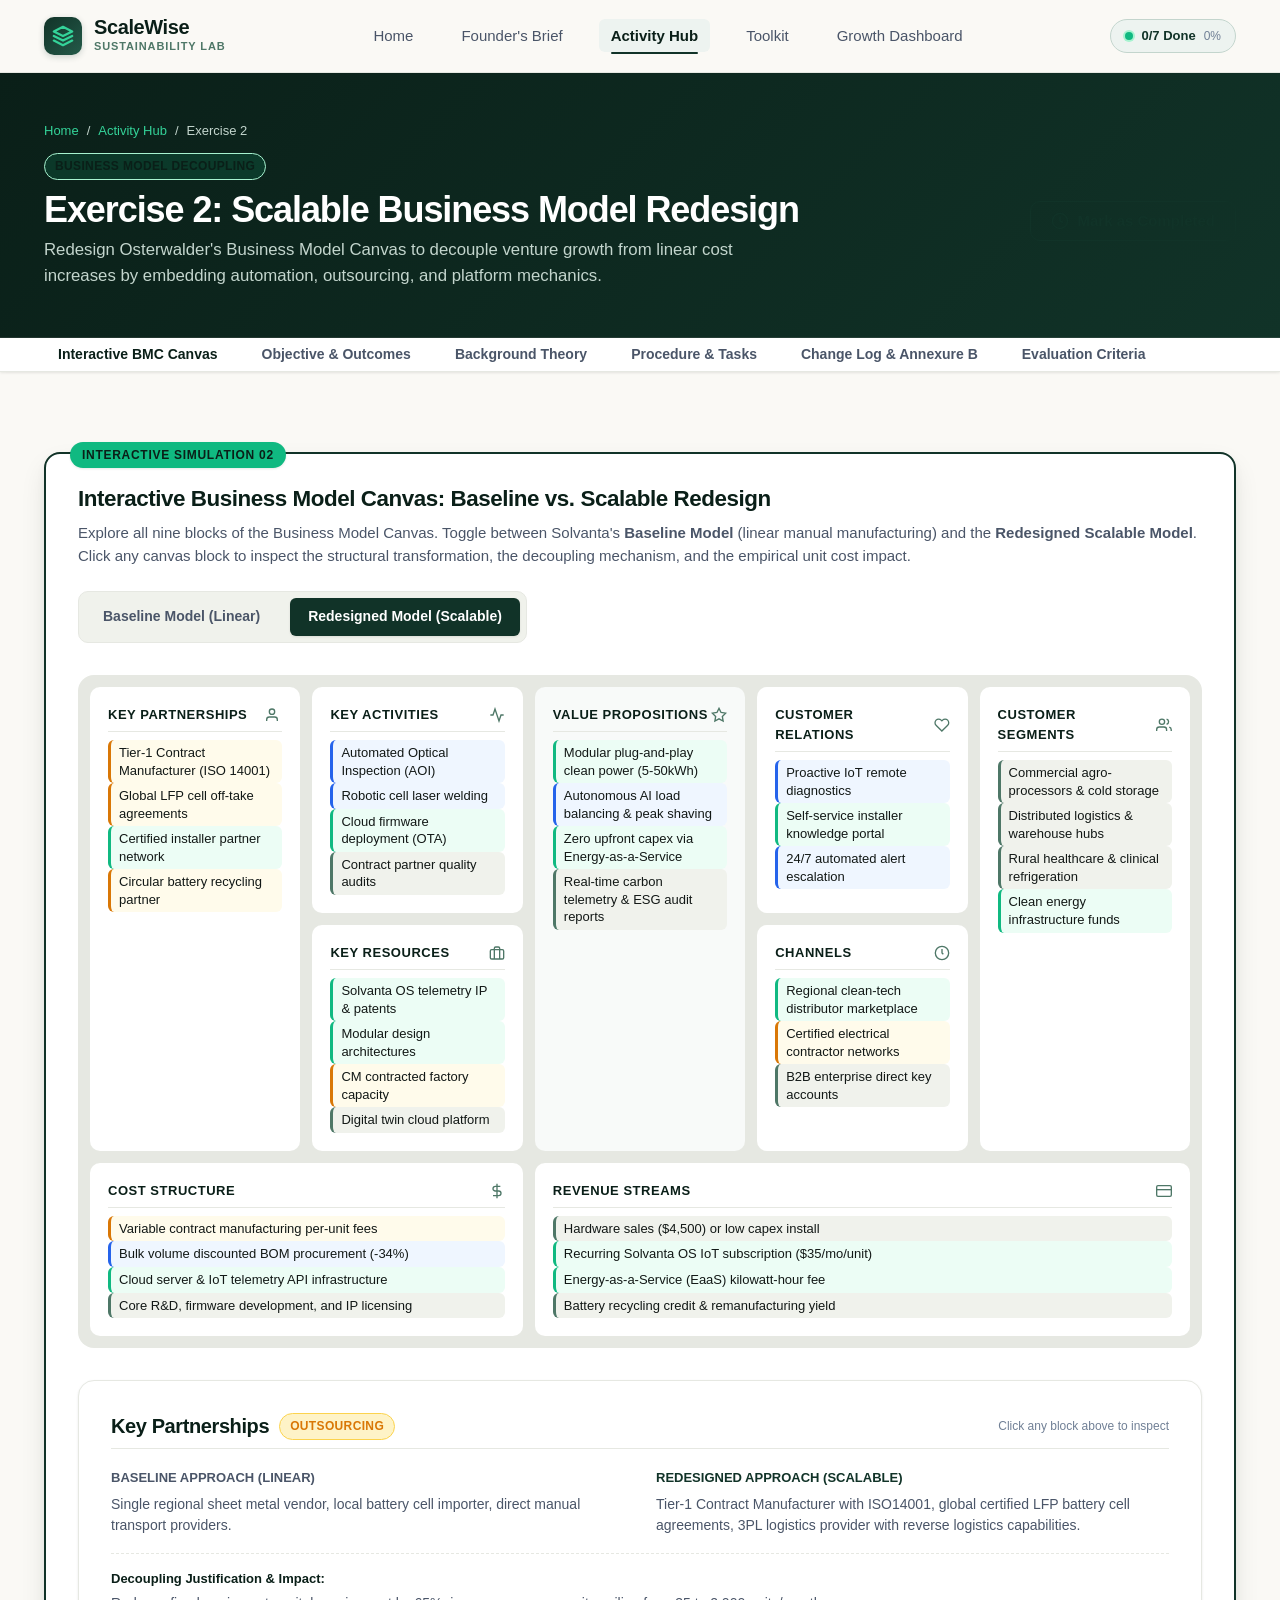
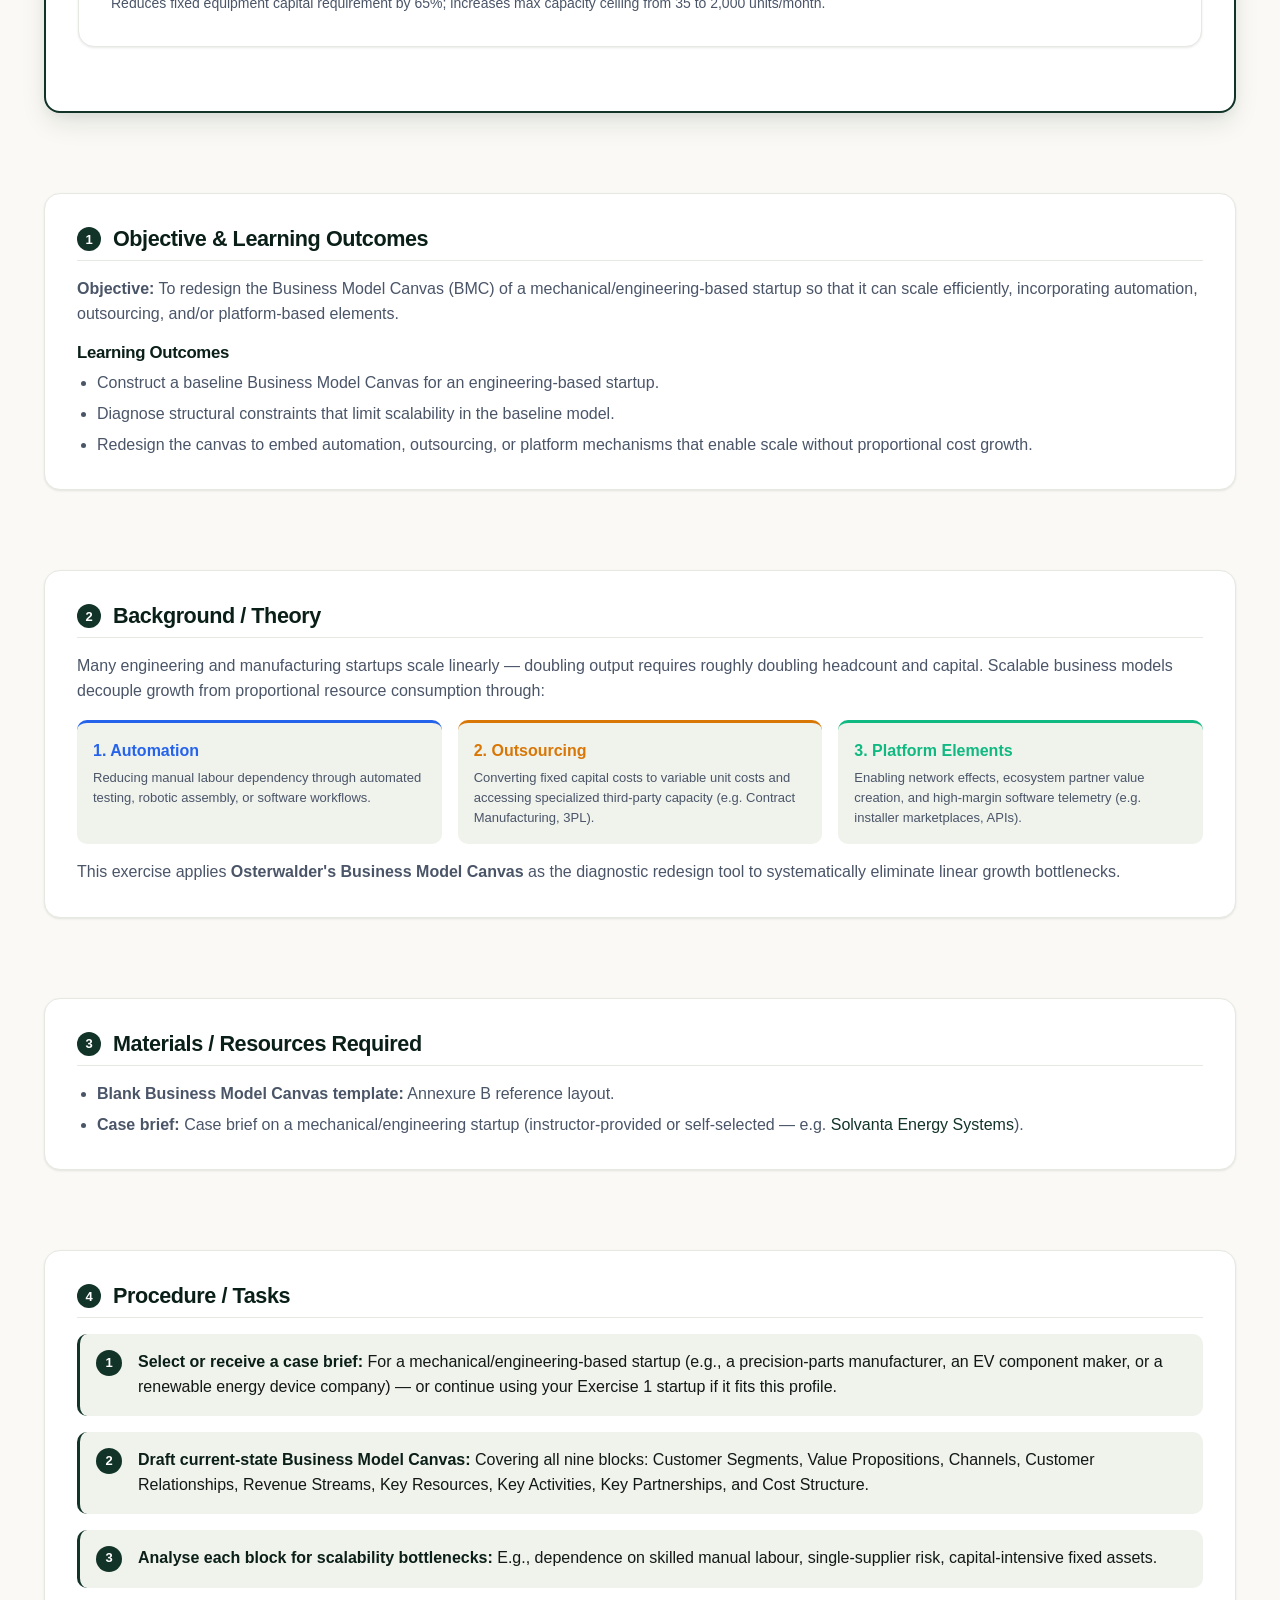
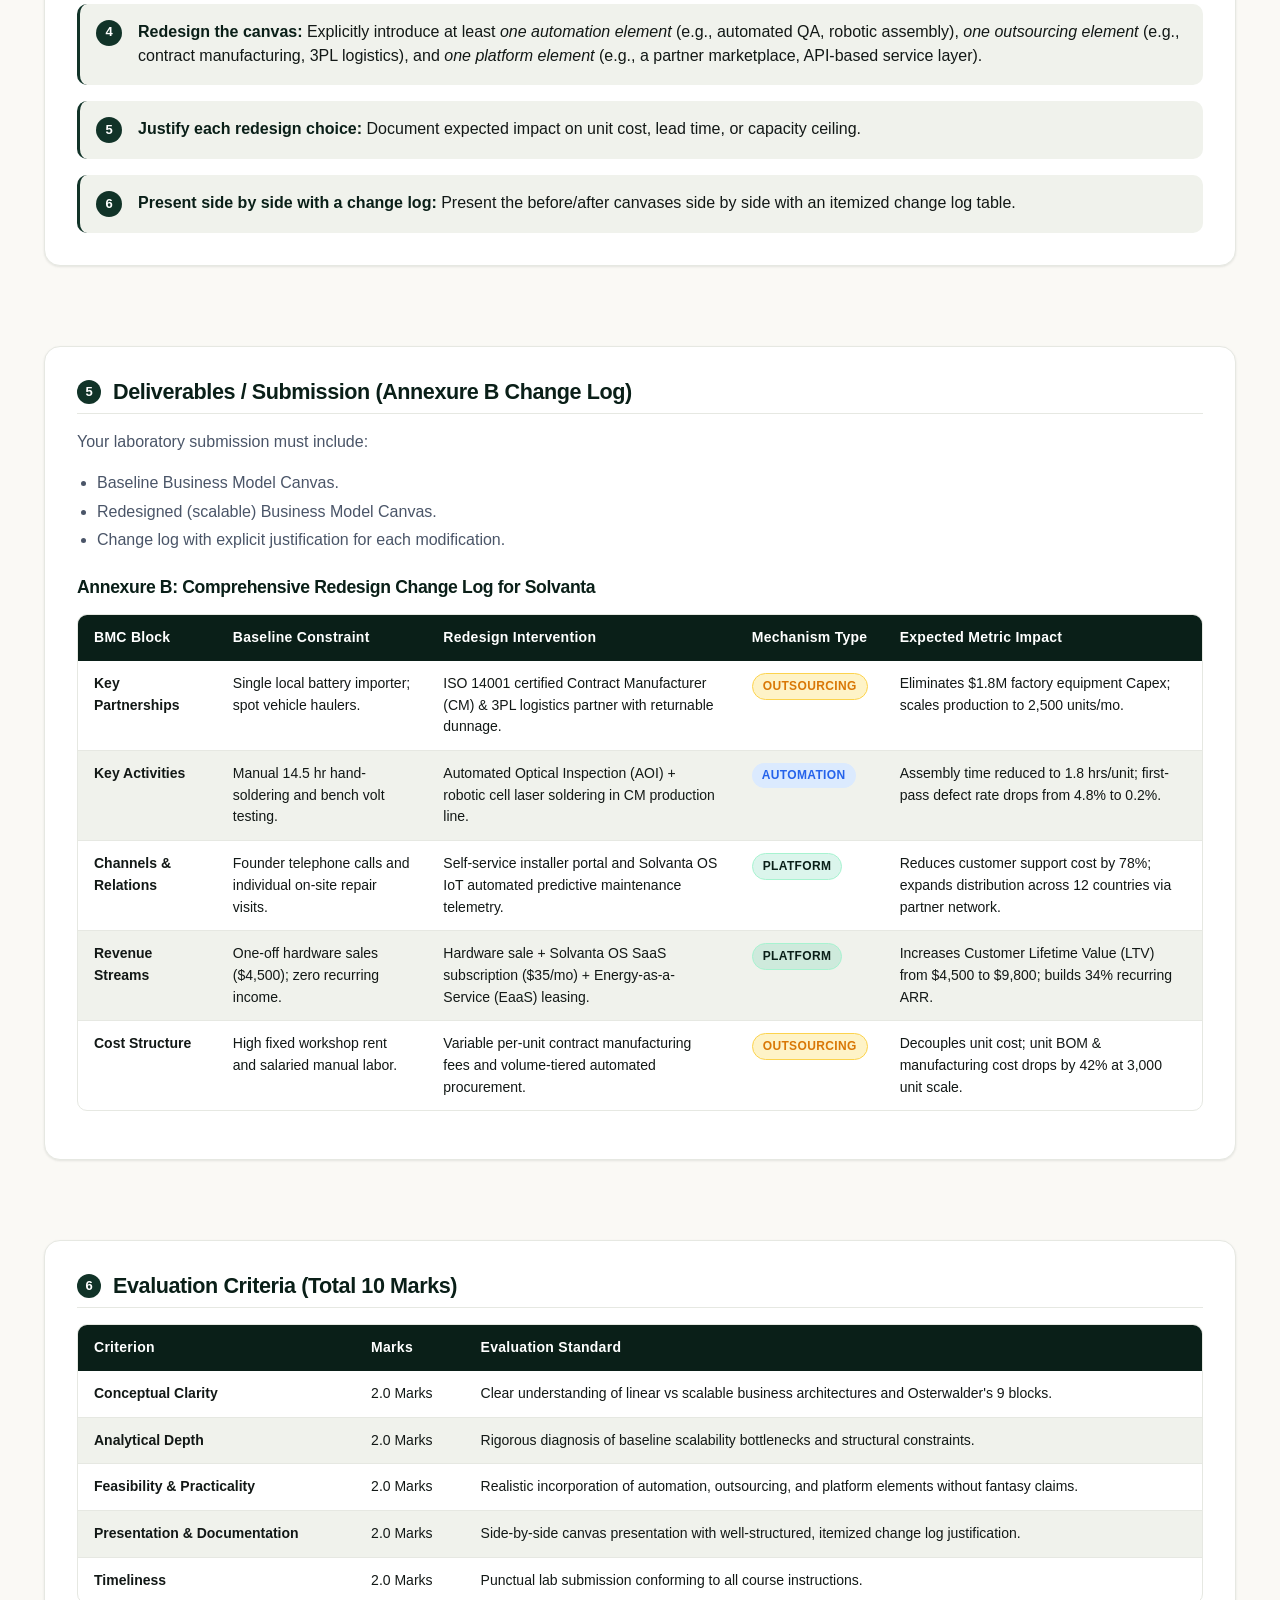
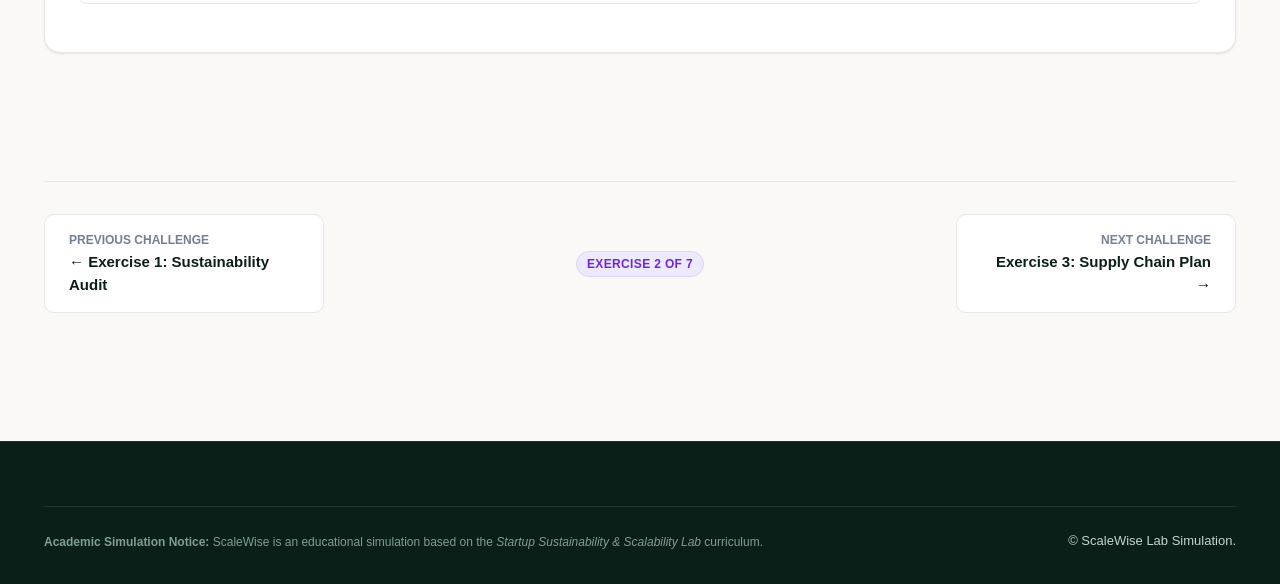
<file: activity-2.html>
<!DOCTYPE html>
<html lang="en">
<head>
  <meta charset="UTF-8">
  <meta name="viewport" content="width=device-width, initial-scale=1.0">
  <title>Exercise 2: Scalable Business Model Redesign | ScaleWise</title>
  <meta name="description" content="Exercise 2: Scalable Business Model Redesign. Redesign Osterwalder's Business Model Canvas to embed automation, outsourcing, and platform elements.">
  <link rel="stylesheet" href="css/main.css">
  <link rel="stylesheet" href="css/activities.css">
</head>
<body>

  <!-- Site Navigation Header -->
  <header class="site-header">
    <div class="container nav-container">
      <a href="index.html" class="brand-link" aria-label="ScaleWise Home">
        <div class="brand-icon">
          <svg width="22" height="22" viewBox="0 0 24 24" fill="none" stroke="currentColor" stroke-width="2.5" stroke-linecap="round" stroke-linejoin="round">
            <path d="M12 2L2 7l10 5 10-5-10-5zM2 17l10 5 10-5M2 12l10 5 10-5"/>
          </svg>
        </div>
        <div class="brand-text">
          <span class="brand-name">ScaleWise</span>
          <span class="brand-sub">Sustainability Lab</span>
        </div>
      </a>

      <!-- Desktop Nav -->
      <nav>
        <ul class="nav-links">
          <li class="nav-item"><a href="index.html">Home</a></li>
          <li class="nav-item"><a href="founder-brief.html">Founder's Brief</a></li>
          <li class="nav-item"><a href="hub.html" class="active">Activity Hub</a></li>
          <li class="nav-item"><a href="toolkit.html">Toolkit</a></li>
          <li class="nav-item"><a href="dashboard.html">Growth Dashboard</a></li>
        </ul>
      </nav>

      <!-- Header Actions -->
      <div class="header-actions">
        <a href="dashboard.html" class="nav-progress-pill" title="View your simulation progress">
          <span class="progress-pill-dot"></span>
          <span class="nav-progress-text">0/7 Done</span>
          <span class="nav-progress-percent" style="color:var(--color-slate-light); font-weight:400; font-size:0.75rem;">(0%)</span>
        </a>

        <button class="mobile-menu-btn" aria-label="Toggle Navigation Menu" aria-expanded="false">
          <span></span>
          <span></span>
          <span></span>
        </button>
      </div>
    </div>
  </header>

  <!-- Mobile Drawer Menu -->
  <div class="mobile-nav">
    <ul class="mobile-nav-links">
      <li><a href="index.html">Home</a></li>
      <li><a href="founder-brief.html">Founder's Brief</a></li>
      <li><a href="hub.html" class="active">Activity Hub (7 Challenges)</a></li>
      <li><a href="toolkit.html">Sustainability Toolkit</a></li>
      <li><a href="dashboard.html">Growth Dashboard</a></li>
    </ul>
  </div>

  <main>
    <!-- Activity Top Banner -->
    <section class="activity-header-bar">
      <div class="container">
        <div class="activity-header-breadcrumb">
          <a href="index.html">Home</a>
          <span>/</span>
          <a href="hub.html">Activity Hub</a>
          <span>/</span>
          <span>Exercise 2</span>
        </div>
        <div class="activity-headline-wrap">
          <div class="activity-headline-left">
            <span class="badge badge-mint" style="margin-bottom:8px;">Business Model Decoupling</span>
            <h1>Exercise 2: Scalable Business Model Redesign</h1>
            <p>
              Redesign Osterwalder's Business Model Canvas to decouple venture growth from linear cost increases by embedding automation, outsourcing, and platform mechanics.
            </p>
          </div>
          <div class="activity-header-actions">
            <button class="btn btn-outline" data-toggle-complete="activity-2">
              <svg width="18" height="18" viewBox="0 0 24 24" fill="none" stroke="currentColor" stroke-width="2">
                <circle cx="12" cy="12" r="10"></circle>
                <polyline points="12 6 12 12 16 14"></polyline>
              </svg>
              <span>Mark as Completed</span>
            </button>
          </div>
        </div>
      </div>
    </section>

    <!-- Sub-navigation -->
    <div class="activity-nav-subbar">
      <div class="container">
        <ul class="subbar-nav-list">
          <li><a href="#simulation" class="active">Interactive BMC Canvas</a></li>
          <li><a href="#objective">Objective & Outcomes</a></li>
          <li><a href="#theory">Background Theory</a></li>
          <li><a href="#procedure">Procedure & Tasks</a></li>
          <li><a href="#changelog">Change Log & Annexure B</a></li>
          <li><a href="#evaluation">Evaluation Criteria</a></li>
        </ul>
      </div>
    </div>

    <div class="container workspace-layout">

      <!-- INTERACTIVE SIMULATION: BUSINESS MODEL CANVAS REDESIGN -->
      <section id="simulation" class="interactive-simulation-box">
        <span class="simulation-badge">Interactive Simulation 02</span>
        <div class="simulation-header">
          <h3>Interactive Business Model Canvas: Baseline vs. Scalable Redesign</h3>
          <p>
            Explore all nine blocks of the Business Model Canvas. Toggle between Solvanta's <strong>Baseline Model</strong> (linear manual manufacturing) and the <strong>Redesigned Scalable Model</strong>. Click any canvas block to inspect the structural transformation, the decoupling mechanism, and the empirical unit cost impact.
          </p>
        </div>

        <!-- View Mode Switcher -->
        <div class="bmc-view-toggles">
          <button class="bmc-view-btn" data-view="baseline">Baseline Model (Linear)</button>
          <button class="bmc-view-btn active" data-view="redesigned">Redesigned Model (Scalable)</button>
        </div>

        <!-- The 9-Block Osterwalder Canvas Grid -->
        <div class="bmc-grid-wrapper">

          <!-- 1. Key Partnerships -->
          <div class="bmc-cell bmc-key-partnerships" data-block-key="partners">
            <div class="bmc-cell-header">
              <span class="bmc-cell-title">Key Partnerships</span>
              <svg class="bmc-cell-icon" width="16" height="16" viewBox="0 0 24 24" fill="none" stroke="currentColor" stroke-width="2"><path d="M17 21v-2a4 4 0 0 0-4-4H5a4 4 0 0 0-4 4v2"></path><circle cx="9" cy="7" r="4"></circle></svg>
            </div>
            <div class="bmc-item-list">
              <div class="bmc-content-baseline" style="display:none;">
                <div class="bmc-pill">Single regional metal shop</div>
                <div class="bmc-pill">Local battery importer</div>
                <div class="bmc-pill">Ad-hoc diesel couriers</div>
              </div>
              <div class="bmc-content-redesigned">
                <div class="bmc-pill tag-outsourcing">Tier-1 Contract Manufacturer (ISO 14001)</div>
                <div class="bmc-pill tag-outsourcing">Global LFP cell off-take agreements</div>
                <div class="bmc-pill tag-platform">Certified installer partner network</div>
                <div class="bmc-pill tag-outsourcing">Circular battery recycling partner</div>
              </div>
            </div>
          </div>

          <!-- 2. Key Activities -->
          <div class="bmc-cell bmc-key-activities" data-block-key="activities">
            <div class="bmc-cell-header">
              <span class="bmc-cell-title">Key Activities</span>
              <svg class="bmc-cell-icon" width="16" height="16" viewBox="0 0 24 24" fill="none" stroke="currentColor" stroke-width="2"><polyline points="22 12 18 12 15 21 9 3 6 12 2 12"></polyline></svg>
            </div>
            <div class="bmc-item-list">
              <div class="bmc-content-baseline" style="display:none;">
                <div class="bmc-pill">Manual wiring & bench assembly</div>
                <div class="bmc-pill">In-person client site surveys</div>
                <div class="bmc-pill">Manual battery testing</div>
              </div>
              <div class="bmc-content-redesigned">
                <div class="bmc-pill tag-automation">Automated Optical Inspection (AOI)</div>
                <div class="bmc-pill tag-automation">Robotic cell laser welding</div>
                <div class="bmc-pill tag-platform">Cloud firmware deployment (OTA)</div>
                <div class="bmc-pill">Contract partner quality audits</div>
              </div>
            </div>
          </div>

          <!-- 3. Key Resources -->
          <div class="bmc-cell bmc-key-resources" data-block-key="resources">
            <div class="bmc-cell-header">
              <span class="bmc-cell-title">Key Resources</span>
              <svg class="bmc-cell-icon" width="16" height="16" viewBox="0 0 24 24" fill="none" stroke="currentColor" stroke-width="2"><rect x="2" y="7" width="20" height="14" rx="2" ry="2"></rect><path d="M16 21V5a2 2 0 0 0-2-2h-4a2 2 0 0 0-2 2v16"></path></svg>
            </div>
            <div class="bmc-item-list">
              <div class="bmc-content-baseline" style="display:none;">
                <div class="bmc-pill">1,200 sq ft rented garage workshop</div>
                <div class="bmc-pill">Specialized wiring technicians</div>
                <div class="bmc-pill">Manual diagnostic tools</div>
              </div>
              <div class="bmc-content-redesigned">
                <div class="bmc-pill tag-platform">Solvanta OS telemetry IP & patents</div>
                <div class="bmc-pill tag-platform">Modular design architectures</div>
                <div class="bmc-pill tag-outsourcing">CM contracted factory capacity</div>
                <div class="bmc-pill">Digital twin cloud platform</div>
              </div>
            </div>
          </div>

          <!-- 4. Value Propositions (Center) -->
          <div class="bmc-cell bmc-value-props" data-block-key="value">
            <div class="bmc-cell-header">
              <span class="bmc-cell-title">Value Propositions</span>
              <svg class="bmc-cell-icon" width="16" height="16" viewBox="0 0 24 24" fill="none" stroke="currentColor" stroke-width="2"><polygon points="12 2 15.09 8.26 22 9.27 17 14.14 18.18 21.02 12 17.77 5.82 21.02 7 14.14 2 9.27 8.91 8.26 12 2"></polygon></svg>
            </div>
            <div class="bmc-item-list">
              <div class="bmc-content-baseline" style="display:none;">
                <div class="bmc-pill">Custom solar backup storage for local shops</div>
                <div class="bmc-pill">Manual generator changeover switch</div>
                <div class="bmc-pill">High upfront capital cost ($4,500)</div>
              </div>
              <div class="bmc-content-redesigned">
                <div class="bmc-pill tag-platform">Modular plug-and-play clean power (5-50kWh)</div>
                <div class="bmc-pill tag-automation">Autonomous AI load balancing & peak shaving</div>
                <div class="bmc-pill tag-platform">Zero upfront capex via Energy-as-a-Service</div>
                <div class="bmc-pill">Real-time carbon telemetry & ESG audit reports</div>
              </div>
            </div>
          </div>

          <!-- 5. Customer Relationships -->
          <div class="bmc-cell bmc-cust-relations" data-block-key="relationships">
            <div class="bmc-cell-header">
              <span class="bmc-cell-title">Customer Relations</span>
              <svg class="bmc-cell-icon" width="16" height="16" viewBox="0 0 24 24" fill="none" stroke="currentColor" stroke-width="2"><path d="M20.84 4.61a5.5 5.5 0 0 0-7.78 0L12 5.67l-1.06-1.06a5.5 5.5 0 0 0-7.78 7.78l1.06 1.06L12 21.23l7.78-7.78 1.06-1.06a5.5 5.5 0 0 0 0-7.78z"></path></svg>
            </div>
            <div class="bmc-item-list">
              <div class="bmc-content-baseline" style="display:none;">
                <div class="bmc-pill">Ad-hoc founder phone support</div>
                <div class="bmc-pill">Manual dispatch repair trips</div>
              </div>
              <div class="bmc-content-redesigned">
                <div class="bmc-pill tag-automation">Proactive IoT remote diagnostics</div>
                <div class="bmc-pill tag-platform">Self-service installer knowledge portal</div>
                <div class="bmc-pill tag-automation">24/7 automated alert escalation</div>
              </div>
            </div>
          </div>

          <!-- 6. Channels -->
          <div class="bmc-cell bmc-channels" data-block-key="channels">
            <div class="bmc-cell-header">
              <span class="bmc-cell-title">Channels</span>
              <svg class="bmc-cell-icon" width="16" height="16" viewBox="0 0 24 24" fill="none" stroke="currentColor" stroke-width="2"><circle cx="12" cy="12" r="10"></circle><polyline points="12 6 12 12 14 14"></polyline></svg>
            </div>
            <div class="bmc-item-list">
              <div class="bmc-content-baseline" style="display:none;">
                <div class="bmc-pill">Direct founder word-of-mouth</div>
                <div class="bmc-pill">Local trade exhibitions</div>
              </div>
              <div class="bmc-content-redesigned">
                <div class="bmc-pill tag-platform">Regional clean-tech distributor marketplace</div>
                <div class="bmc-pill tag-outsourcing">Certified electrical contractor networks</div>
                <div class="bmc-pill">B2B enterprise direct key accounts</div>
              </div>
            </div>
          </div>

          <!-- 7. Customer Segments -->
          <div class="bmc-cell bmc-cust-segments" data-block-key="segments">
            <div class="bmc-cell-header">
              <span class="bmc-cell-title">Customer Segments</span>
              <svg class="bmc-cell-icon" width="16" height="16" viewBox="0 0 24 24" fill="none" stroke="currentColor" stroke-width="2"><path d="M16 21v-2a4 4 0 0 0-4-4H5a4 4 0 0 0-4 4v2"></path><circle cx="9" cy="7" r="4"></circle><path d="M23 21v-2a4 4 0 0 0-3-3.87"></path><path d="M16 3.13a4 4 0 0 1 0 7.75"></path></svg>
            </div>
            <div class="bmc-item-list">
              <div class="bmc-content-baseline" style="display:none;">
                <div class="bmc-pill">Individual retail store owners</div>
                <div class="bmc-pill">Small eco-lodges requiring custom units</div>
              </div>
              <div class="bmc-content-redesigned">
                <div class="bmc-pill">Commercial agro-processors & cold storage</div>
                <div class="bmc-pill">Distributed logistics & warehouse hubs</div>
                <div class="bmc-pill">Rural healthcare & clinical refrigeration</div>
                <div class="bmc-pill tag-platform">Clean energy infrastructure funds</div>
              </div>
            </div>
          </div>

          <!-- 8. Cost Structure (Bottom Left) -->
          <div class="bmc-cell bmc-cost-structure" data-block-key="costs">
            <div class="bmc-cell-header">
              <span class="bmc-cell-title">Cost Structure</span>
              <svg class="bmc-cell-icon" width="16" height="16" viewBox="0 0 24 24" fill="none" stroke="currentColor" stroke-width="2"><line x1="12" y1="1" x2="12" y2="23"></line><path d="M17 5H9.5a3.5 3.5 0 0 0 0 7h5a3.5 3.5 0 0 1 0 7H6"></path></svg>
            </div>
            <div class="bmc-item-list">
              <div class="bmc-content-baseline" style="display:none;">
                <div class="bmc-pill">High fixed workshop rent & bench maintenance</div>
                <div class="bmc-pill">Salaried assembly technicians ($45/unit labor)</div>
                <div class="bmc-pill">High unoptimized spot component purchases</div>
              </div>
              <div class="bmc-content-redesigned">
                <div class="bmc-pill tag-outsourcing">Variable contract manufacturing per-unit fees</div>
                <div class="bmc-pill tag-automation">Bulk volume discounted BOM procurement (-34%)</div>
                <div class="bmc-pill tag-platform">Cloud server & IoT telemetry API infrastructure</div>
                <div class="bmc-pill">Core R&D, firmware development, and IP licensing</div>
              </div>
            </div>
          </div>

          <!-- 9. Revenue Streams (Bottom Right) -->
          <div class="bmc-cell bmc-rev-streams" data-block-key="revenue">
            <div class="bmc-cell-header">
              <span class="bmc-cell-title">Revenue Streams</span>
              <svg class="bmc-cell-icon" width="16" height="16" viewBox="0 0 24 24" fill="none" stroke="currentColor" stroke-width="2"><rect x="1" y="4" width="22" height="16" rx="2" ry="2"></rect><line x1="1" y1="10" x2="23" y2="10"></line></svg>
            </div>
            <div class="bmc-item-list">
              <div class="bmc-content-baseline" style="display:none;">
                <div class="bmc-pill">One-off hardware sales ($4,500/unit)</div>
                <div class="bmc-pill">Zero recurring revenue; lumpy cash inflows</div>
              </div>
              <div class="bmc-content-redesigned">
                <div class="bmc-pill">Hardware sales ($4,500) or low capex install</div>
                <div class="bmc-pill tag-platform">Recurring Solvanta OS IoT subscription ($35/mo/unit)</div>
                <div class="bmc-pill tag-platform">Energy-as-a-Service (EaaS) kilowatt-hour fee</div>
                <div class="bmc-pill">Battery recycling credit & remanufacturing yield</div>
              </div>
            </div>
          </div>

        </div>

        <!-- Selected Block Inspector Detail Box -->
        <div class="bmc-cell-inspector">
          <div style="display:flex; justify-content:space-between; align-items:center; margin-bottom:var(--space-md); border-bottom:1px solid var(--color-cream-border); padding-bottom:8px;">
            <div style="display:flex; align-items:center; gap:10px;">
              <h4 id="bmc-inspector-title" style="margin:0; font-size:1.25rem;">Key Partnerships</h4>
              <span id="bmc-inspector-mechanism" class="badge badge-amber">Outsourcing</span>
            </div>
            <span style="font-size:0.75rem; color:var(--color-slate-light);">Click any block above to inspect</span>
          </div>

          <div class="bmc-inspector-grid">
            <div>
              <strong style="color:var(--color-slate); font-size:0.8125rem; text-transform:uppercase;">Baseline Approach (Linear)</strong>
              <p id="bmc-inspector-baseline" style="font-size:0.875rem; margin-top:4px;">
                Single regional sheet metal vendor, local battery cell importer, direct manual transport providers.
              </p>
            </div>
            <div>
              <strong style="color:var(--color-forest); font-size:0.8125rem; text-transform:uppercase;">Redesigned Approach (Scalable)</strong>
              <p id="bmc-inspector-scalable" style="font-size:0.875rem; margin-top:4px;">
                Tier-1 Contract Manufacturer with ISO14001, global certified LFP battery cell agreements, 3PL logistics provider with reverse logistics capabilities.
              </p>
            </div>
          </div>

          <div style="margin-top:var(--space-md); padding-top:var(--space-sm); border-top:1px dashed var(--color-cream-border);">
            <strong style="font-size:0.8125rem; color:var(--color-forest-dark);">Decoupling Justification & Impact:</strong>
            <p id="bmc-inspector-impact" style="font-size:0.875rem; color:var(--color-slate); margin-top:2px;">
              Reduces fixed equipment capital requirement by 65%; increases max capacity ceiling from 35 to 2,000 units/month.
            </p>
          </div>
        </div>

      </section>

      <!-- ACADEMIC SECTION 1: OBJECTIVE & OUTCOMES -->
      <section id="objective" class="academic-section">
        <h3 class="academic-section-title">
          <span class="section-num">1</span>
          <span>Objective & Learning Outcomes</span>
        </h3>
        <p><strong>Objective:</strong> To redesign the Business Model Canvas (BMC) of a mechanical/engineering-based startup so that it can scale efficiently, incorporating automation, outsourcing, and/or platform-based elements.</p>
        
        <h4 style="margin-top:var(--space-md); margin-bottom:var(--space-xs); font-size:1.05rem;">Learning Outcomes</h4>
        <ul style="padding-left:20px; color:var(--color-slate); display:flex; flex-direction:column; gap:6px;">
          <li>Construct a baseline Business Model Canvas for an engineering-based startup.</li>
          <li>Diagnose structural constraints that limit scalability in the baseline model.</li>
          <li>Redesign the canvas to embed automation, outsourcing, or platform mechanisms that enable scale without proportional cost growth.</li>
        </ul>
      </section>

      <!-- ACADEMIC SECTION 2: BACKGROUND / THEORY -->
      <section id="theory" class="academic-section">
        <h3 class="academic-section-title">
          <span class="section-num">2</span>
          <span>Background / Theory</span>
        </h3>
        <p>
          Many engineering and manufacturing startups scale linearly — doubling output requires roughly doubling headcount and capital. Scalable business models decouple growth from proportional resource consumption through:
        </p>
        <div style="display:grid; grid-template-columns:repeat(3, 1fr); gap:var(--space-md); margin:var(--space-md) 0;">
          <div style="background:var(--color-cream-subtle); padding:var(--space-md); border-radius:var(--radius-md); border-top:3px solid #2563EB;">
            <strong style="color:#2563EB;">1. Automation</strong>
            <p style="font-size:0.8125rem; margin-top:4px;">Reducing manual labour dependency through automated testing, robotic assembly, or software workflows.</p>
          </div>
          <div style="background:var(--color-cream-subtle); padding:var(--space-md); border-radius:var(--radius-md); border-top:3px solid #D97706;">
            <strong style="color:#D97706;">2. Outsourcing</strong>
            <p style="font-size:0.8125rem; margin-top:4px;">Converting fixed capital costs to variable unit costs and accessing specialized third-party capacity (e.g. Contract Manufacturing, 3PL).</p>
          </div>
          <div style="background:var(--color-cream-subtle); padding:var(--space-md); border-radius:var(--radius-md); border-top:3px solid #10B981;">
            <strong style="color:#10B981;">3. Platform Elements</strong>
            <p style="font-size:0.8125rem; margin-top:4px;">Enabling network effects, ecosystem partner value creation, and high-margin software telemetry (e.g. installer marketplaces, APIs).</p>
          </div>
        </div>
        <p>
          This exercise applies <strong>Osterwalder's Business Model Canvas</strong> as the diagnostic redesign tool to systematically eliminate linear growth bottlenecks.
        </p>
      </section>

      <!-- ACADEMIC SECTION 3: MATERIALS REQUIRED -->
      <section class="academic-section">
        <h3 class="academic-section-title">
          <span class="section-num">3</span>
          <span>Materials / Resources Required</span>
        </h3>
        <ul style="padding-left:20px; color:var(--color-slate); display:flex; flex-direction:column; gap:6px;">
          <li><strong>Blank Business Model Canvas template:</strong> Annexure B reference layout.</li>
          <li><strong>Case brief:</strong> Case brief on a mechanical/engineering startup (instructor-provided or self-selected — e.g. <a href="founder-brief.html">Solvanta Energy Systems</a>).</li>
        </ul>
      </section>

      <!-- ACADEMIC SECTION 4: PROCEDURE / TASKS -->
      <section id="procedure" class="academic-section">
        <h3 class="academic-section-title">
          <span class="section-num">4</span>
          <span>Procedure / Tasks</span>
        </h3>
        <ol class="task-list">
          <li class="task-item">
            <span class="task-num-circle">1</span>
            <div class="task-content">
              <strong>Select or receive a case brief:</strong>
              For a mechanical/engineering-based startup (e.g., a precision-parts manufacturer, an EV component maker, or a renewable energy device company) — or continue using your Exercise 1 startup if it fits this profile.
            </div>
          </li>
          <li class="task-item">
            <span class="task-num-circle">2</span>
            <div class="task-content">
              <strong>Draft current-state Business Model Canvas:</strong>
              Covering all nine blocks: Customer Segments, Value Propositions, Channels, Customer Relationships, Revenue Streams, Key Resources, Key Activities, Key Partnerships, and Cost Structure.
            </div>
          </li>
          <li class="task-item">
            <span class="task-num-circle">3</span>
            <div class="task-content">
              <strong>Analyse each block for scalability bottlenecks:</strong>
              E.g., dependence on skilled manual labour, single-supplier risk, capital-intensive fixed assets.
            </div>
          </li>
          <li class="task-item">
            <span class="task-num-circle">4</span>
            <div class="task-content">
              <strong>Redesign the canvas:</strong>
              Explicitly introduce at least <em>one automation element</em> (e.g., automated QA, robotic assembly), <em>one outsourcing element</em> (e.g., contract manufacturing, 3PL logistics), and <em>one platform element</em> (e.g., a partner marketplace, API-based service layer).
            </div>
          </li>
          <li class="task-item">
            <span class="task-num-circle">5</span>
            <div class="task-content">
              <strong>Justify each redesign choice:</strong>
              Document expected impact on unit cost, lead time, or capacity ceiling.
            </div>
          </li>
          <li class="task-item">
            <span class="task-num-circle">6</span>
            <div class="task-content">
              <strong>Present side by side with a change log:</strong>
              Present the before/after canvases side by side with an itemized change log table.
            </div>
          </li>
        </ol>
      </section>

      <!-- ACADEMIC SECTION 5: DELIVERABLES & CHANGE LOG (ANNEXURE B) -->
      <section id="changelog" class="academic-section">
        <h3 class="academic-section-title">
          <span class="section-num">5</span>
          <span>Deliverables / Submission (Annexure B Change Log)</span>
        </h3>
        
        <p>Your laboratory submission must include:</p>
        <ul style="padding-left:20px; color:var(--color-slate); margin-bottom:var(--space-md); display:flex; flex-direction:column; gap:4px;">
          <li>Baseline Business Model Canvas.</li>
          <li>Redesigned (scalable) Business Model Canvas.</li>
          <li>Change log with explicit justification for each modification.</li>
        </ul>

        <h4 style="margin:var(--space-lg) 0 var(--space-xs); font-size:1.1rem; color:var(--color-forest-dark);">
          Annexure B: Comprehensive Redesign Change Log for Solvanta
        </h4>

        <div class="data-table-wrap">
          <table class="data-table">
            <thead>
              <tr>
                <th>BMC Block</th>
                <th>Baseline Constraint</th>
                <th>Redesign Intervention</th>
                <th>Mechanism Type</th>
                <th>Expected Metric Impact</th>
              </tr>
            </thead>
            <tbody>
              <tr>
                <td><strong>Key Partnerships</strong></td>
                <td>Single local battery importer; spot vehicle haulers.</td>
                <td>ISO 14001 certified Contract Manufacturer (CM) & 3PL logistics partner with returnable dunnage.</td>
                <td><span class="badge badge-amber">Outsourcing</span></td>
                <td>Eliminates $1.8M factory equipment Capex; scales production to 2,500 units/mo.</td>
              </tr>
              <tr>
                <td><strong>Key Activities</strong></td>
                <td>Manual 14.5 hr hand-soldering and bench volt testing.</td>
                <td>Automated Optical Inspection (AOI) + robotic cell laser soldering in CM production line.</td>
                <td><span class="badge badge-blue">Automation</span></td>
                <td>Assembly time reduced to 1.8 hrs/unit; first-pass defect rate drops from 4.8% to 0.2%.</td>
              </tr>
              <tr>
                <td><strong>Channels & Relations</strong></td>
                <td>Founder telephone calls and individual on-site repair visits.</td>
                <td>Self-service installer portal and Solvanta OS IoT automated predictive maintenance telemetry.</td>
                <td><span class="badge badge-mint">Platform</span></td>
                <td>Reduces customer support cost by 78%; expands distribution across 12 countries via partner network.</td>
              </tr>
              <tr>
                <td><strong>Revenue Streams</strong></td>
                <td>One-off hardware sales ($4,500); zero recurring income.</td>
                <td>Hardware sale + Solvanta OS SaaS subscription ($35/mo) + Energy-as-a-Service (EaaS) leasing.</td>
                <td><span class="badge badge-mint">Platform</span></td>
                <td>Increases Customer Lifetime Value (LTV) from $4,500 to $9,800; builds 34% recurring ARR.</td>
              </tr>
              <tr>
                <td><strong>Cost Structure</strong></td>
                <td>High fixed workshop rent and salaried manual labor.</td>
                <td>Variable per-unit contract manufacturing fees and volume-tiered automated procurement.</td>
                <td><span class="badge badge-amber">Outsourcing</span></td>
                <td>Decouples unit cost; unit BOM & manufacturing cost drops by 42% at 3,000 unit scale.</td>
              </tr>
            </tbody>
          </table>
        </div>
      </section>

      <!-- ACADEMIC SECTION 6: EVALUATION CRITERIA -->
      <section id="evaluation" class="academic-section">
        <h3 class="academic-section-title">
          <span class="section-num">6</span>
          <span>Evaluation Criteria (Total 10 Marks)</span>
        </h3>
        <div class="data-table-wrap">
          <table class="data-table">
            <thead>
              <tr>
                <th>Criterion</th>
                <th>Marks</th>
                <th>Evaluation Standard</th>
              </tr>
            </thead>
            <tbody>
              <tr>
                <td><strong>Conceptual Clarity</strong></td>
                <td>2.0 Marks</td>
                <td>Clear understanding of linear vs scalable business architectures and Osterwalder's 9 blocks.</td>
              </tr>
              <tr>
                <td><strong>Analytical Depth</strong></td>
                <td>2.0 Marks</td>
                <td>Rigorous diagnosis of baseline scalability bottlenecks and structural constraints.</td>
              </tr>
              <tr>
                <td><strong>Feasibility & Practicality</strong></td>
                <td>2.0 Marks</td>
                <td>Realistic incorporation of automation, outsourcing, and platform elements without fantasy claims.</td>
              </tr>
              <tr>
                <td><strong>Presentation & Documentation</strong></td>
                <td>2.0 Marks</td>
                <td>Side-by-side canvas presentation with well-structured, itemized change log justification.</td>
              </tr>
              <tr>
                <td><strong>Timeliness</strong></td>
                <td>2.0 Marks</td>
                <td>Punctual lab submission conforming to all course instructions.</td>
              </tr>
            </tbody>
          </table>
        </div>
      </section>

      <!-- Activity Pagination -->
      <div class="activity-pagination">
        <a href="activity-1.html" class="pagination-btn">
          <span class="pagination-label">Previous Challenge</span>
          <span class="pagination-title">← Exercise 1: Sustainability Audit</span>
        </a>

        <div style="text-align:center;">
          <span class="badge badge-academic">Exercise 2 of 7</span>
        </div>

        <a href="activity-3.html" class="pagination-btn" style="text-align:right;">
          <span class="pagination-label">Next Challenge</span>
          <span class="pagination-title">Exercise 3: Supply Chain Plan →</span>
        </a>
      </div>

    </div>
  </main>

  <!-- Global Footer -->
  <footer class="site-footer">
    <div class="container">
      <div class="footer-bottom">
        <div class="academic-attribution">
          <strong>Academic Simulation Notice:</strong> ScaleWise is an educational simulation based on the <em>Startup Sustainability & Scalability Lab</em> curriculum.
        </div>
        <div>&copy; ScaleWise Lab Simulation.</div>
      </div>
    </div>
  </footer>

  <script src="js/app.js"></script>
  <script src="js/activities.js"></script>
</body>
</html>
</file>
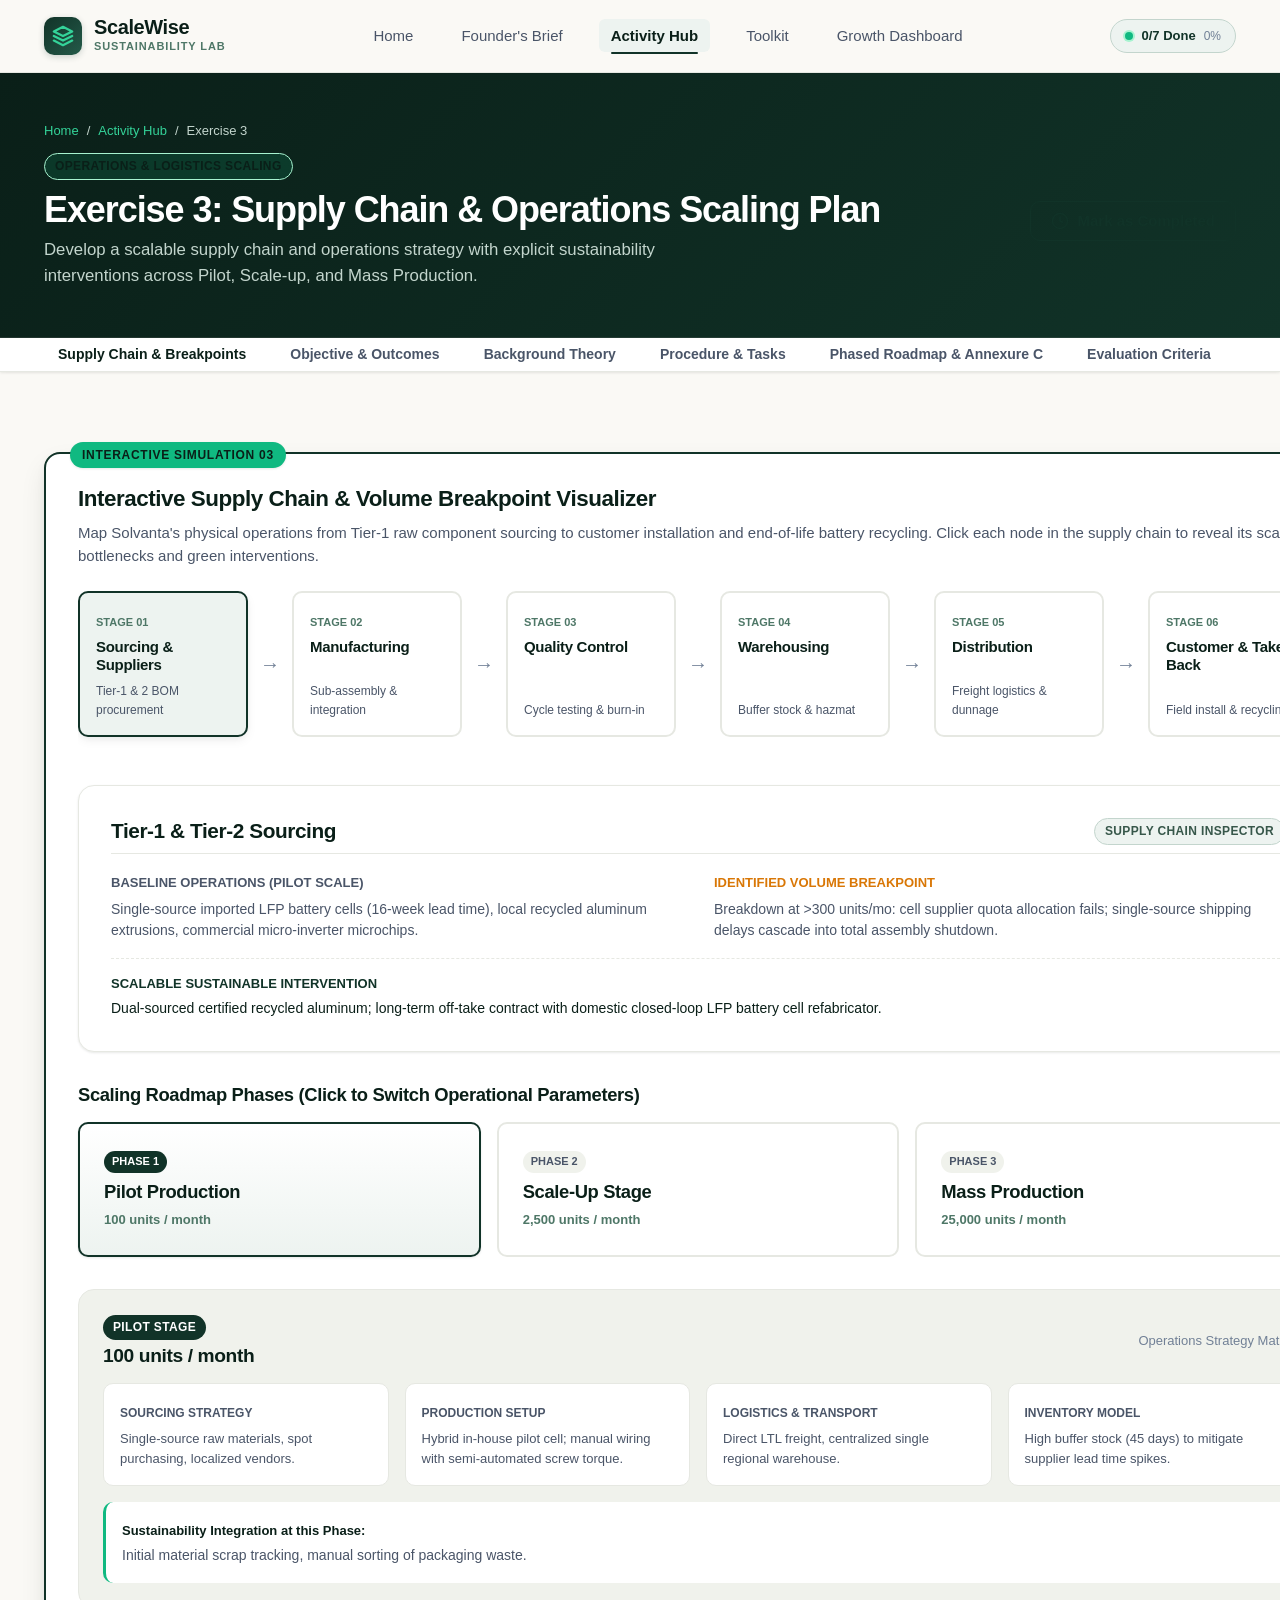
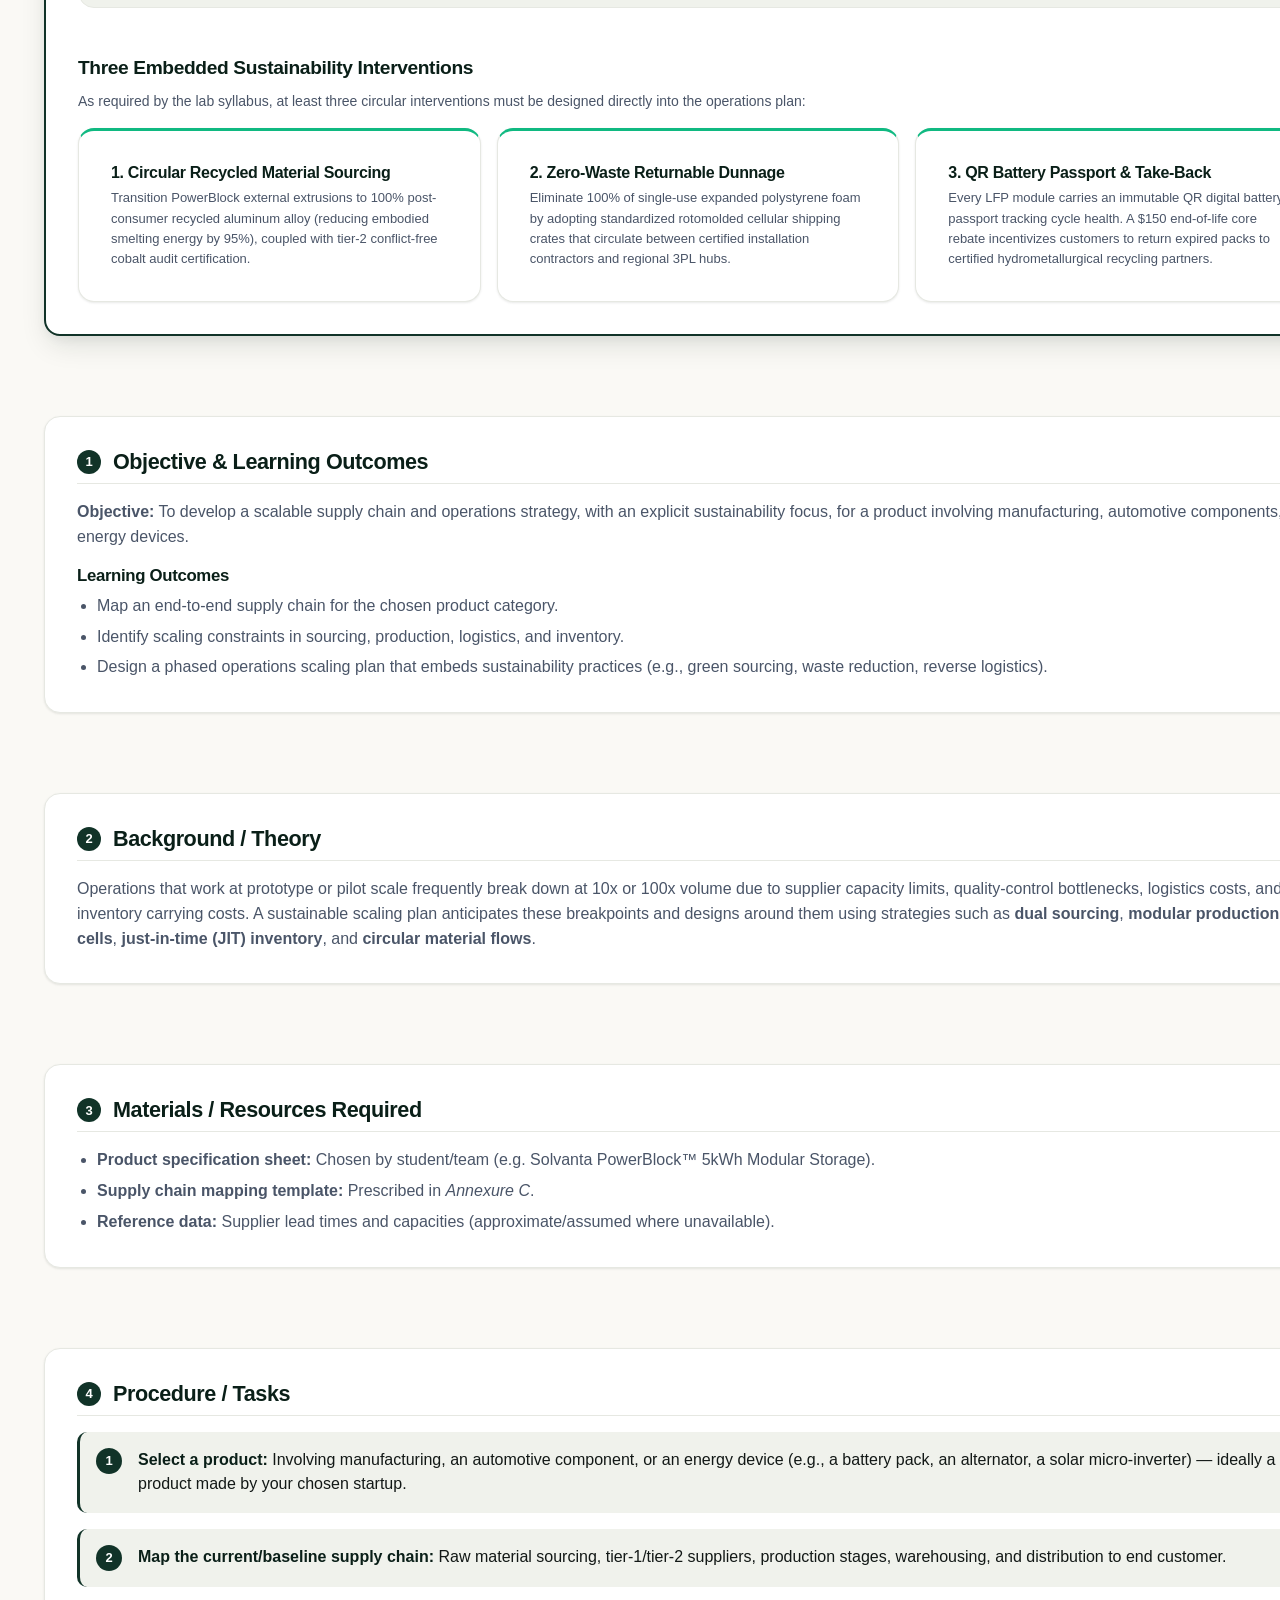
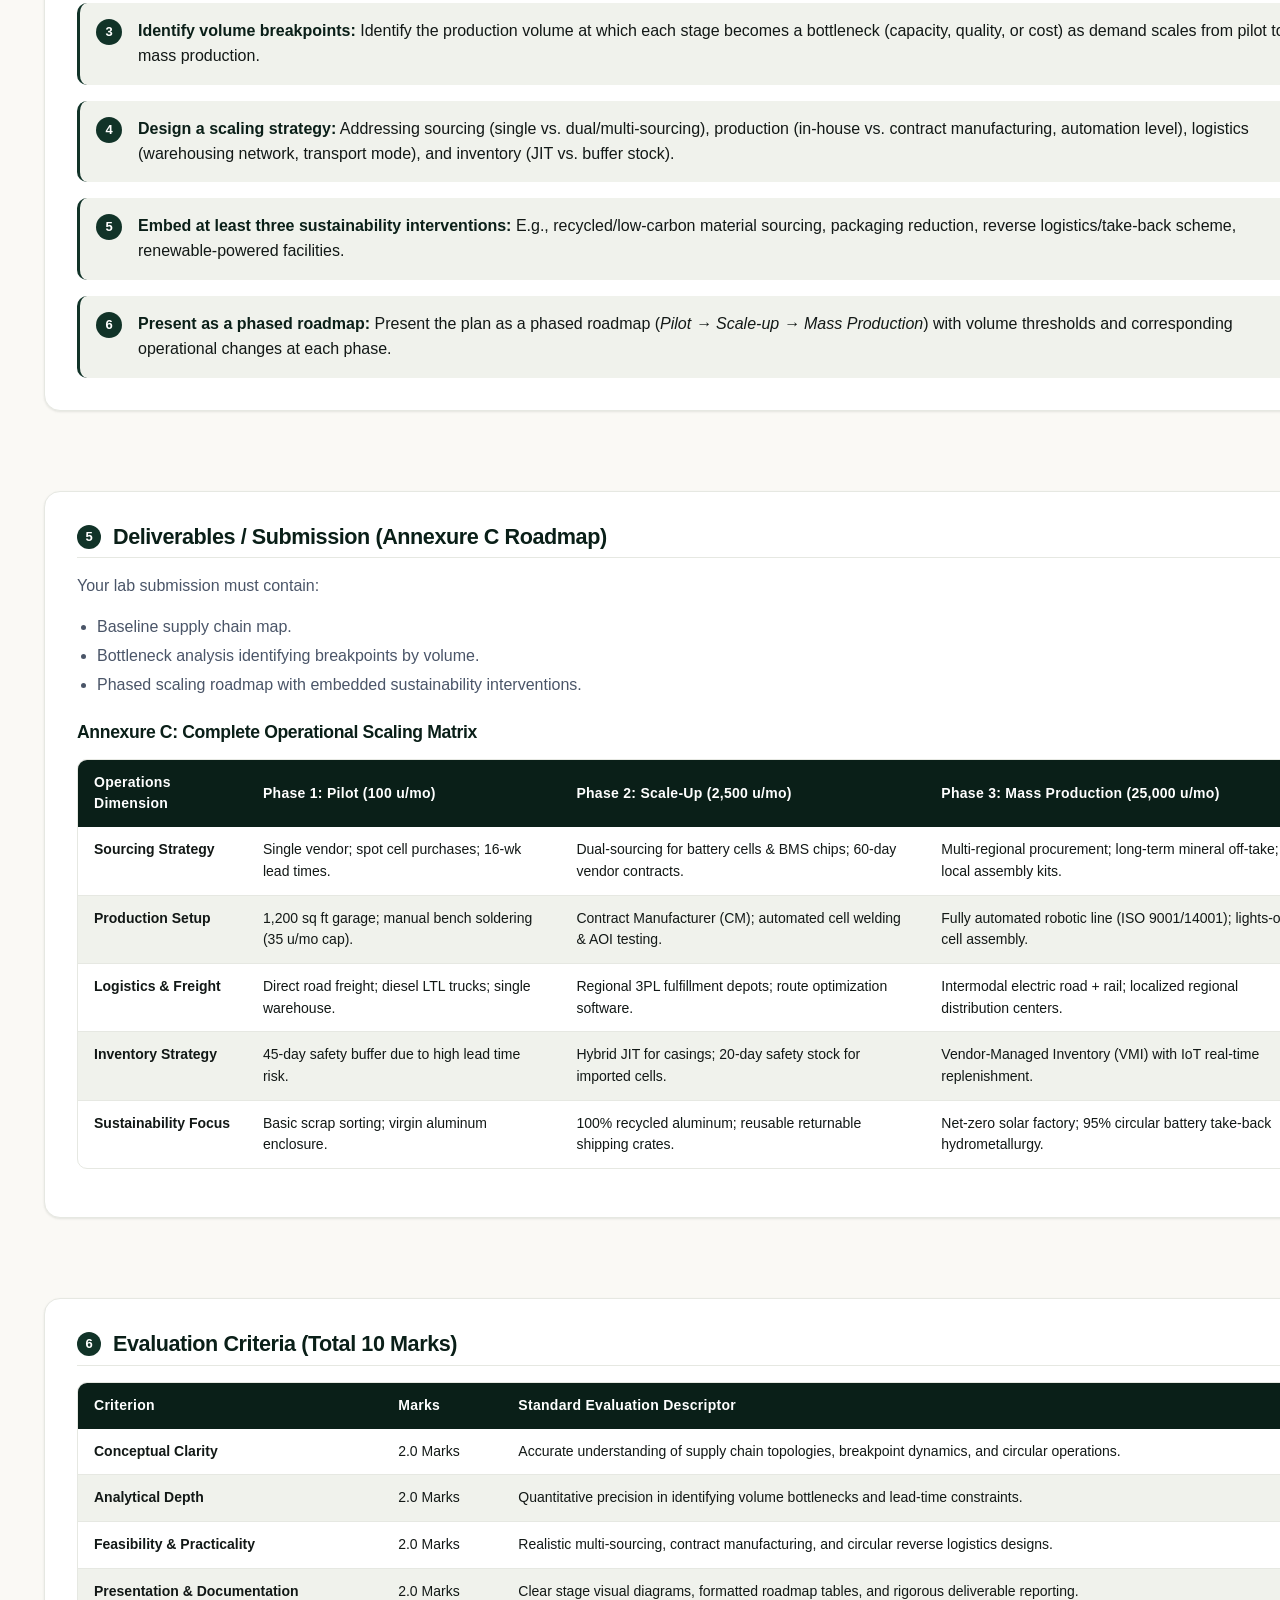
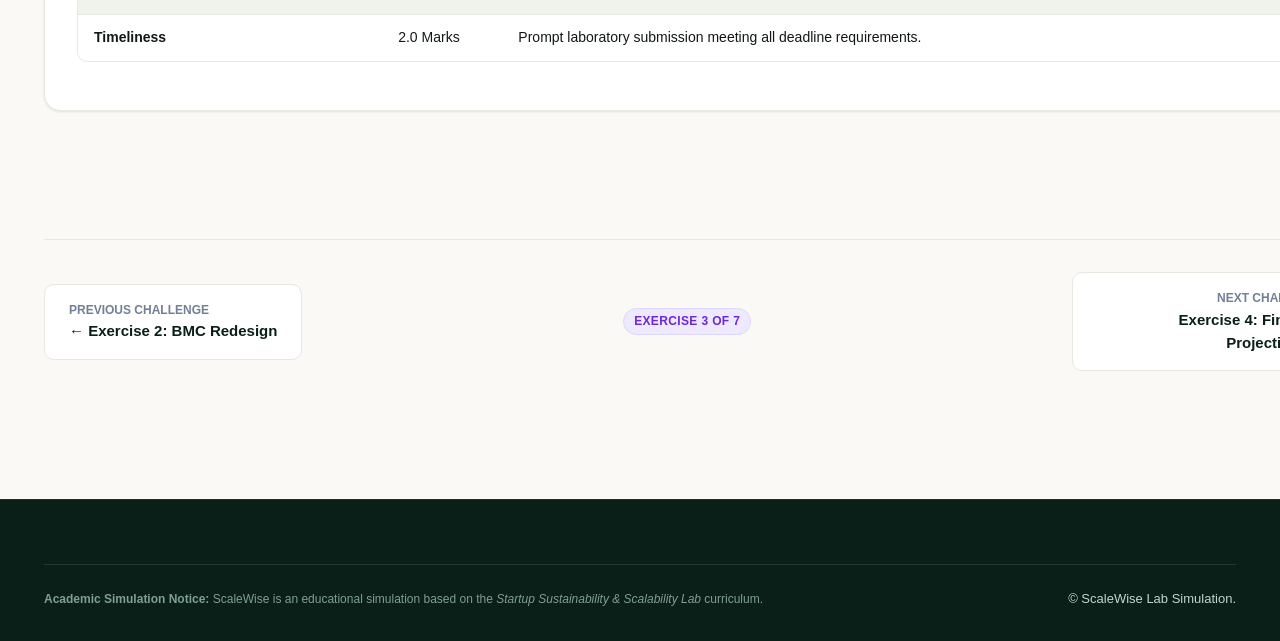
<file: activity-3.html>
<!DOCTYPE html>
<html lang="en">
<head>
  <meta charset="UTF-8">
  <meta name="viewport" content="width=device-width, initial-scale=1.0">
  <title>Exercise 3: Supply Chain and Operations Scaling Plan | ScaleWise</title>
  <meta name="description" content="Exercise 3: Supply Chain and Operations Scaling Plan. Map end-to-end clean-tech hardware supply chains, volume breakpoints, and circular reverse logistics.">
  <link rel="stylesheet" href="css/main.css">
  <link rel="stylesheet" href="css/activities.css">
</head>
<body>

  <!-- Site Navigation Header -->
  <header class="site-header">
    <div class="container nav-container">
      <a href="index.html" class="brand-link" aria-label="ScaleWise Home">
        <div class="brand-icon">
          <svg width="22" height="22" viewBox="0 0 24 24" fill="none" stroke="currentColor" stroke-width="2.5" stroke-linecap="round" stroke-linejoin="round">
            <path d="M12 2L2 7l10 5 10-5-10-5zM2 17l10 5 10-5M2 12l10 5 10-5"/>
          </svg>
        </div>
        <div class="brand-text">
          <span class="brand-name">ScaleWise</span>
          <span class="brand-sub">Sustainability Lab</span>
        </div>
      </a>

      <!-- Desktop Nav -->
      <nav>
        <ul class="nav-links">
          <li class="nav-item"><a href="index.html">Home</a></li>
          <li class="nav-item"><a href="founder-brief.html">Founder's Brief</a></li>
          <li class="nav-item"><a href="hub.html" class="active">Activity Hub</a></li>
          <li class="nav-item"><a href="toolkit.html">Toolkit</a></li>
          <li class="nav-item"><a href="dashboard.html">Growth Dashboard</a></li>
        </ul>
      </nav>

      <!-- Header Actions -->
      <div class="header-actions">
        <a href="dashboard.html" class="nav-progress-pill" title="View your simulation progress">
          <span class="progress-pill-dot"></span>
          <span class="nav-progress-text">0/7 Done</span>
          <span class="nav-progress-percent" style="color:var(--color-slate-light); font-weight:400; font-size:0.75rem;">(0%)</span>
        </a>

        <button class="mobile-menu-btn" aria-label="Toggle Navigation Menu" aria-expanded="false">
          <span></span>
          <span></span>
          <span></span>
        </button>
      </div>
    </div>
  </header>

  <!-- Mobile Drawer Menu -->
  <div class="mobile-nav">
    <ul class="mobile-nav-links">
      <li><a href="index.html">Home</a></li>
      <li><a href="founder-brief.html">Founder's Brief</a></li>
      <li><a href="hub.html" class="active">Activity Hub (7 Challenges)</a></li>
      <li><a href="toolkit.html">Sustainability Toolkit</a></li>
      <li><a href="dashboard.html">Growth Dashboard</a></li>
    </ul>
  </div>

  <main>
    <!-- Activity Top Banner -->
    <section class="activity-header-bar">
      <div class="container">
        <div class="activity-header-breadcrumb">
          <a href="index.html">Home</a>
          <span>/</span>
          <a href="hub.html">Activity Hub</a>
          <span>/</span>
          <span>Exercise 3</span>
        </div>
        <div class="activity-headline-wrap">
          <div class="activity-headline-left">
            <span class="badge badge-mint" style="margin-bottom:8px;">Operations & Logistics Scaling</span>
            <h1>Exercise 3: Supply Chain & Operations Scaling Plan</h1>
            <p>
              Develop a scalable supply chain and operations strategy with explicit sustainability interventions across Pilot, Scale-up, and Mass Production.
            </p>
          </div>
          <div class="activity-header-actions">
            <button class="btn btn-outline" data-toggle-complete="activity-3">
              <svg width="18" height="18" viewBox="0 0 24 24" fill="none" stroke="currentColor" stroke-width="2">
                <circle cx="12" cy="12" r="10"></circle>
                <polyline points="12 6 12 12 16 14"></polyline>
              </svg>
              <span>Mark as Completed</span>
            </button>
          </div>
        </div>
      </div>
    </section>

    <!-- Sub-navigation -->
    <div class="activity-nav-subbar">
      <div class="container">
        <ul class="subbar-nav-list">
          <li><a href="#simulation" class="active">Supply Chain & Breakpoints</a></li>
          <li><a href="#objective">Objective & Outcomes</a></li>
          <li><a href="#theory">Background Theory</a></li>
          <li><a href="#procedure">Procedure & Tasks</a></li>
          <li><a href="#roadmap">Phased Roadmap & Annexure C</a></li>
          <li><a href="#evaluation">Evaluation Criteria</a></li>
        </ul>
      </div>
    </div>

    <div class="container workspace-layout">

      <!-- INTERACTIVE SIMULATION: SUPPLY CHAIN STAGES & BREAKPOINTS -->
      <section id="simulation" class="interactive-simulation-box">
        <span class="simulation-badge">Interactive Simulation 03</span>
        <div class="simulation-header">
          <h3>Interactive Supply Chain & Volume Breakpoint Visualizer</h3>
          <p>
            Map Solvanta's physical operations from Tier-1 raw component sourcing to customer installation and end-of-life battery recycling. Click each node in the supply chain to reveal its scaling bottlenecks and green interventions.
          </p>
        </div>

        <!-- 6-Stage Supply Chain Visual Flow -->
        <div class="supply-stages-flow">
          <div class="supply-node-card active" data-stage-key="supplier">
            <div>
              <span class="supply-node-num">Stage 01</span>
              <h4 class="supply-node-title">Sourcing & Suppliers</h4>
            </div>
            <span class="supply-node-sub">Tier-1 & 2 BOM procurement</span>
          </div>

          <div class="supply-arrow">→</div>

          <div class="supply-node-card" data-stage-key="manufacturing">
            <div>
              <span class="supply-node-num">Stage 02</span>
              <h4 class="supply-node-title">Manufacturing</h4>
            </div>
            <span class="supply-node-sub">Sub-assembly & integration</span>
          </div>

          <div class="supply-arrow">→</div>

          <div class="supply-node-card" data-stage-key="qc">
            <div>
              <span class="supply-node-num">Stage 03</span>
              <h4 class="supply-node-title">Quality Control</h4>
            </div>
            <span class="supply-node-sub">Cycle testing & burn-in</span>
          </div>

          <div class="supply-arrow">→</div>

          <div class="supply-node-card" data-stage-key="warehousing">
            <div>
              <span class="supply-node-num">Stage 04</span>
              <h4 class="supply-node-title">Warehousing</h4>
            </div>
            <span class="supply-node-sub">Buffer stock & hazmat</span>
          </div>

          <div class="supply-arrow">→</div>

          <div class="supply-node-card" data-stage-key="distribution">
            <div>
              <span class="supply-node-num">Stage 05</span>
              <h4 class="supply-node-title">Distribution</h4>
            </div>
            <span class="supply-node-sub">Freight logistics & dunnage</span>
          </div>

          <div class="supply-arrow">→</div>

          <div class="supply-node-card" data-stage-key="customer">
            <div>
              <span class="supply-node-num">Stage 06</span>
              <h4 class="supply-node-title">Customer & Take-Back</h4>
            </div>
            <span class="supply-node-sub">Field install & recycling</span>
          </div>
        </div>

        <!-- Selected Node Inspector Box -->
        <div style="background:#FFFFFF; border:1px solid var(--color-cream-border); border-radius:var(--radius-lg); padding:var(--space-xl); margin-bottom:var(--space-xl); box-shadow:var(--shadow-sm);">
          <div style="display:flex; justify-content:space-between; align-items:center; margin-bottom:var(--space-md); border-bottom:1px solid var(--color-cream-border); padding-bottom:8px;">
            <h4 id="stage-detail-title" style="margin:0; font-size:1.3rem; color:var(--color-forest-dark);">Tier-1 & Tier-2 Sourcing</h4>
            <span class="badge badge-sage">Supply Chain Inspector</span>
          </div>

          <div style="display:grid; grid-template-columns:1fr 1fr; gap:var(--space-xl); margin-bottom:var(--space-md);">
            <div>
              <strong style="color:var(--color-slate); font-size:0.8125rem; text-transform:uppercase;">Baseline Operations (Pilot Scale)</strong>
              <p id="stage-detail-current" style="font-size:0.875rem; margin-top:4px;">
                Single-source imported LFP battery cells (16-week lead time), local recycled aluminum extrusions, commercial micro-inverter microchips.
              </p>
            </div>
            <div>
              <strong style="color:var(--color-amber); font-size:0.8125rem; text-transform:uppercase;">Identified Volume Breakpoint</strong>
              <p id="stage-detail-bottleneck" style="font-size:0.875rem; margin-top:4px;">
                Breakdown at >300 units/mo: cell supplier quota allocation fails; single-source shipping delays cascade into total assembly shutdown.
              </p>
            </div>
          </div>

          <div style="padding-top:var(--space-sm); border-top:1px dashed var(--color-cream-border);">
            <strong style="color:var(--color-forest); font-size:0.8125rem; text-transform:uppercase;">Scalable Sustainable Intervention</strong>
            <p id="stage-detail-sustainable" style="font-size:0.875rem; color:var(--color-forest-dark); margin-top:2px;">
              Dual-sourced certified recycled aluminum; long-term off-take contract with domestic closed-loop LFP battery cell refabricator.
            </p>
          </div>
        </div>

        <!-- Interactive Scaling Timeline: Pilot -> Scale-Up -> Mass Production -->
        <h4 style="font-size:1.15rem; color:var(--color-forest-dark); margin-bottom:var(--space-md);">
          Scaling Roadmap Phases (Click to Switch Operational Parameters)
        </h4>

        <div class="phase-timeline-container">
          <div class="phase-step-card active" data-phase-key="pilot">
            <span class="phase-badge">Phase 1</span>
            <h5 class="phase-title">Pilot Production</h5>
            <span class="phase-volume-tag">100 units / month</span>
          </div>

          <div class="phase-step-card" data-phase-key="scaleup">
            <span class="phase-badge">Phase 2</span>
            <h5 class="phase-title">Scale-Up Stage</h5>
            <span class="phase-volume-tag">2,500 units / month</span>
          </div>

          <div class="phase-step-card" data-phase-key="mass">
            <span class="phase-badge">Phase 3</span>
            <h5 class="phase-title">Mass Production</h5>
            <span class="phase-volume-tag">25,000 units / month</span>
          </div>
        </div>

        <!-- Dynamic Phase Content Panel -->
        <div style="background:var(--color-cream-subtle); border:1px solid var(--color-cream-border); border-radius:var(--radius-lg); padding:var(--space-lg);">
          <div style="display:flex; justify-content:space-between; align-items:center; margin-bottom:var(--space-md);">
            <div>
              <span id="phase-detail-badge" class="badge badge-forest" style="margin-bottom:4px;">Pilot Stage</span>
              <h4 id="phase-detail-volume" style="font-size:1.2rem; margin:0;">100 units / month</h4>
            </div>
            <span style="font-size:0.8125rem; color:var(--color-slate-light);">Operations Strategy Matrix</span>
          </div>

          <div style="display:grid; grid-template-columns:repeat(auto-fit, minmax(220px, 1fr)); gap:var(--space-md);">
            <div style="background:#FFFFFF; padding:var(--space-md); border-radius:var(--radius-md); border:var(--border-subtle);">
              <strong style="font-size:0.75rem; text-transform:uppercase; color:var(--color-slate);">Sourcing Strategy</strong>
              <p id="phase-detail-sourcing" style="font-size:0.8125rem; margin-top:4px;">Single-source raw materials, spot purchasing, localized vendors.</p>
            </div>
            <div style="background:#FFFFFF; padding:var(--space-md); border-radius:var(--radius-md); border:var(--border-subtle);">
              <strong style="font-size:0.75rem; text-transform:uppercase; color:var(--color-slate);">Production Setup</strong>
              <p id="phase-detail-production" style="font-size:0.8125rem; margin-top:4px;">Hybrid in-house pilot cell; manual wiring with semi-automated screw torque.</p>
            </div>
            <div style="background:#FFFFFF; padding:var(--space-md); border-radius:var(--radius-md); border:var(--border-subtle);">
              <strong style="font-size:0.75rem; text-transform:uppercase; color:var(--color-slate);">Logistics & Transport</strong>
              <p id="phase-detail-logistics" style="font-size:0.8125rem; margin-top:4px;">Direct LTL freight, centralized single regional warehouse.</p>
            </div>
            <div style="background:#FFFFFF; padding:var(--space-md); border-radius:var(--radius-md); border:var(--border-subtle);">
              <strong style="font-size:0.75rem; text-transform:uppercase; color:var(--color-slate);">Inventory Model</strong>
              <p id="phase-detail-inventory" style="font-size:0.8125rem; margin-top:4px;">High buffer stock (45 days) to mitigate supplier lead time spikes.</p>
            </div>
          </div>

          <div style="margin-top:var(--space-md); background:#FFFFFF; padding:var(--space-md); border-radius:var(--radius-md); border-left:3px solid var(--color-mint);">
            <strong style="font-size:0.8125rem; color:var(--color-forest-dark);">Sustainability Integration at this Phase:</strong>
            <p id="phase-detail-sustainability" style="font-size:0.875rem; color:var(--color-slate); margin-top:2px;">
              Initial material scrap tracking, manual sorting of packaging waste.
            </p>
          </div>
        </div>

        <!-- Three Sustainability Interventions Section -->
        <div style="margin-top:var(--space-2xl);">
          <h4 style="font-size:1.2rem; color:var(--color-forest-dark); margin-bottom:var(--space-sm);">
            Three Embedded Sustainability Interventions
          </h4>
          <p style="font-size:0.875rem; color:var(--color-slate); margin-bottom:var(--space-md);">
            As required by the lab syllabus, at least three circular interventions must be designed directly into the operations plan:
          </p>

          <div style="display:grid; grid-template-columns:repeat(auto-fit, minmax(280px, 1fr)); gap:var(--space-md);">
            <div class="card" style="border-top:3px solid var(--color-mint);">
              <h5 style="font-size:1rem; margin-bottom:6px;">1. Circular Recycled Material Sourcing</h5>
              <p style="font-size:0.8125rem; color:var(--color-slate); margin:0;">
                Transition PowerBlock external extrusions to 100% post-consumer recycled aluminum alloy (reducing embodied smelting energy by 95%), coupled with tier-2 conflict-free cobalt audit certification.
              </p>
            </div>

            <div class="card" style="border-top:3px solid var(--color-mint);">
              <h5 style="font-size:1rem; margin-bottom:6px;">2. Zero-Waste Returnable Dunnage</h5>
              <p style="font-size:0.8125rem; color:var(--color-slate); margin:0;">
                Eliminate 100% of single-use expanded polystyrene foam by adopting standardized rotomolded cellular shipping crates that circulate between certified installation contractors and regional 3PL hubs.
              </p>
            </div>

            <div class="card" style="border-top:3px solid var(--color-mint);">
              <h5 style="font-size:1rem; margin-bottom:6px;">3. QR Battery Passport & Take-Back</h5>
              <p style="font-size:0.8125rem; color:var(--color-slate); margin:0;">
                Every LFP module carries an immutable QR digital battery passport tracking cycle health. A $150 end-of-life core rebate incentivizes customers to return expired packs to certified hydrometallurgical recycling partners.
              </p>
            </div>
          </div>
        </div>

      </section>

      <!-- ACADEMIC SECTION 1: OBJECTIVE & OUTCOMES -->
      <section id="objective" class="academic-section">
        <h3 class="academic-section-title">
          <span class="section-num">1</span>
          <span>Objective & Learning Outcomes</span>
        </h3>
        <p><strong>Objective:</strong> To develop a scalable supply chain and operations strategy, with an explicit sustainability focus, for a product involving manufacturing, automotive components, or energy devices.</p>
        
        <h4 style="margin-top:var(--space-md); margin-bottom:var(--space-xs); font-size:1.05rem;">Learning Outcomes</h4>
        <ul style="padding-left:20px; color:var(--color-slate); display:flex; flex-direction:column; gap:6px;">
          <li>Map an end-to-end supply chain for the chosen product category.</li>
          <li>Identify scaling constraints in sourcing, production, logistics, and inventory.</li>
          <li>Design a phased operations scaling plan that embeds sustainability practices (e.g., green sourcing, waste reduction, reverse logistics).</li>
        </ul>
      </section>

      <!-- ACADEMIC SECTION 2: BACKGROUND / THEORY -->
      <section id="theory" class="academic-section">
        <h3 class="academic-section-title">
          <span class="section-num">2</span>
          <span>Background / Theory</span>
        </h3>
        <p>
          Operations that work at prototype or pilot scale frequently break down at 10x or 100x volume due to supplier capacity limits, quality-control bottlenecks, logistics costs, and inventory carrying costs. A sustainable scaling plan anticipates these breakpoints and designs around them using strategies such as <strong>dual sourcing</strong>, <strong>modular production cells</strong>, <strong>just-in-time (JIT) inventory</strong>, and <strong>circular material flows</strong>.
        </p>
      </section>

      <!-- ACADEMIC SECTION 3: MATERIALS REQUIRED -->
      <section class="academic-section">
        <h3 class="academic-section-title">
          <span class="section-num">3</span>
          <span>Materials / Resources Required</span>
        </h3>
        <ul style="padding-left:20px; color:var(--color-slate); display:flex; flex-direction:column; gap:6px;">
          <li><strong>Product specification sheet:</strong> Chosen by student/team (e.g. Solvanta PowerBlock™ 5kWh Modular Storage).</li>
          <li><strong>Supply chain mapping template:</strong> Prescribed in <em>Annexure C</em>.</li>
          <li><strong>Reference data:</strong> Supplier lead times and capacities (approximate/assumed where unavailable).</li>
        </ul>
      </section>

      <!-- ACADEMIC SECTION 4: PROCEDURE / TASKS -->
      <section id="procedure" class="academic-section">
        <h3 class="academic-section-title">
          <span class="section-num">4</span>
          <span>Procedure / Tasks</span>
        </h3>
        <ol class="task-list">
          <li class="task-item">
            <span class="task-num-circle">1</span>
            <div class="task-content">
              <strong>Select a product:</strong>
              Involving manufacturing, an automotive component, or an energy device (e.g., a battery pack, an alternator, a solar micro-inverter) — ideally a product made by your chosen startup.
            </div>
          </li>
          <li class="task-item">
            <span class="task-num-circle">2</span>
            <div class="task-content">
              <strong>Map the current/baseline supply chain:</strong>
              Raw material sourcing, tier-1/tier-2 suppliers, production stages, warehousing, and distribution to end customer.
            </div>
          </li>
          <li class="task-item">
            <span class="task-num-circle">3</span>
            <div class="task-content">
              <strong>Identify volume breakpoints:</strong>
              Identify the production volume at which each stage becomes a bottleneck (capacity, quality, or cost) as demand scales from pilot to mass production.
            </div>
          </li>
          <li class="task-item">
            <span class="task-num-circle">4</span>
            <div class="task-content">
              <strong>Design a scaling strategy:</strong>
              Addressing sourcing (single vs. dual/multi-sourcing), production (in-house vs. contract manufacturing, automation level), logistics (warehousing network, transport mode), and inventory (JIT vs. buffer stock).
            </div>
          </li>
          <li class="task-item">
            <span class="task-num-circle">5</span>
            <div class="task-content">
              <strong>Embed at least three sustainability interventions:</strong>
              E.g., recycled/low-carbon material sourcing, packaging reduction, reverse logistics/take-back scheme, renewable-powered facilities.
            </div>
          </li>
          <li class="task-item">
            <span class="task-num-circle">6</span>
            <div class="task-content">
              <strong>Present as a phased roadmap:</strong>
              Present the plan as a phased roadmap (<em>Pilot → Scale-up → Mass Production</em>) with volume thresholds and corresponding operational changes at each phase.
            </div>
          </li>
        </ol>
      </section>

      <!-- ACADEMIC SECTION 5: DELIVERABLES & ANNEXURE C -->
      <section id="roadmap" class="academic-section">
        <h3 class="academic-section-title">
          <span class="section-num">5</span>
          <span>Deliverables / Submission (Annexure C Roadmap)</span>
        </h3>
        
        <p>Your lab submission must contain:</p>
        <ul style="padding-left:20px; color:var(--color-slate); margin-bottom:var(--space-md); display:flex; flex-direction:column; gap:4px;">
          <li>Baseline supply chain map.</li>
          <li>Bottleneck analysis identifying breakpoints by volume.</li>
          <li>Phased scaling roadmap with embedded sustainability interventions.</li>
        </ul>

        <h4 style="margin:var(--space-lg) 0 var(--space-xs); font-size:1.1rem; color:var(--color-forest-dark);">
          Annexure C: Complete Operational Scaling Matrix
        </h4>

        <div class="data-table-wrap">
          <table class="data-table">
            <thead>
              <tr>
                <th>Operations Dimension</th>
                <th>Phase 1: Pilot (100 u/mo)</th>
                <th>Phase 2: Scale-Up (2,500 u/mo)</th>
                <th>Phase 3: Mass Production (25,000 u/mo)</th>
              </tr>
            </thead>
            <tbody>
              <tr>
                <td><strong>Sourcing Strategy</strong></td>
                <td>Single vendor; spot cell purchases; 16-wk lead times.</td>
                <td>Dual-sourcing for battery cells & BMS chips; 60-day vendor contracts.</td>
                <td>Multi-regional procurement; long-term mineral off-take; local assembly kits.</td>
              </tr>
              <tr>
                <td><strong>Production Setup</strong></td>
                <td>1,200 sq ft garage; manual bench soldering (35 u/mo cap).</td>
                <td>Contract Manufacturer (CM); automated cell welding & AOI testing.</td>
                <td>Fully automated robotic line (ISO 9001/14001); lights-out cell assembly.</td>
              </tr>
              <tr>
                <td><strong>Logistics & Freight</strong></td>
                <td>Direct road freight; diesel LTL trucks; single warehouse.</td>
                <td>Regional 3PL fulfillment depots; route optimization software.</td>
                <td>Intermodal electric road + rail; localized regional distribution centers.</td>
              </tr>
              <tr>
                <td><strong>Inventory Strategy</strong></td>
                <td>45-day safety buffer due to high lead time risk.</td>
                <td>Hybrid JIT for casings; 20-day safety stock for imported cells.</td>
                <td>Vendor-Managed Inventory (VMI) with IoT real-time replenishment.</td>
              </tr>
              <tr>
                <td><strong>Sustainability Focus</strong></td>
                <td>Basic scrap sorting; virgin aluminum enclosure.</td>
                <td>100% recycled aluminum; reusable returnable shipping crates.</td>
                <td>Net-zero solar factory; 95% circular battery take-back hydrometallurgy.</td>
              </tr>
            </tbody>
          </table>
        </div>
      </section>

      <!-- ACADEMIC SECTION 6: EVALUATION CRITERIA -->
      <section id="evaluation" class="academic-section">
        <h3 class="academic-section-title">
          <span class="section-num">6</span>
          <span>Evaluation Criteria (Total 10 Marks)</span>
        </h3>
        <div class="data-table-wrap">
          <table class="data-table">
            <thead>
              <tr>
                <th>Criterion</th>
                <th>Marks</th>
                <th>Standard Evaluation Descriptor</th>
              </tr>
            </thead>
            <tbody>
              <tr>
                <td><strong>Conceptual Clarity</strong></td>
                <td>2.0 Marks</td>
                <td>Accurate understanding of supply chain topologies, breakpoint dynamics, and circular operations.</td>
              </tr>
              <tr>
                <td><strong>Analytical Depth</strong></td>
                <td>2.0 Marks</td>
                <td>Quantitative precision in identifying volume bottlenecks and lead-time constraints.</td>
              </tr>
              <tr>
                <td><strong>Feasibility & Practicality</strong></td>
                <td>2.0 Marks</td>
                <td>Realistic multi-sourcing, contract manufacturing, and circular reverse logistics designs.</td>
              </tr>
              <tr>
                <td><strong>Presentation & Documentation</strong></td>
                <td>2.0 Marks</td>
                <td>Clear stage visual diagrams, formatted roadmap tables, and rigorous deliverable reporting.</td>
              </tr>
              <tr>
                <td><strong>Timeliness</strong></td>
                <td>2.0 Marks</td>
                <td>Prompt laboratory submission meeting all deadline requirements.</td>
              </tr>
            </tbody>
          </table>
        </div>
      </section>

      <!-- Activity Pagination -->
      <div class="activity-pagination">
        <a href="activity-2.html" class="pagination-btn">
          <span class="pagination-label">Previous Challenge</span>
          <span class="pagination-title">← Exercise 2: BMC Redesign</span>
        </a>

        <div style="text-align:center;">
          <span class="badge badge-academic">Exercise 3 of 7</span>
        </div>

        <a href="activity-4.html" class="pagination-btn" style="text-align:right;">
          <span class="pagination-label">Next Challenge</span>
          <span class="pagination-title">Exercise 4: Financial Projections →</span>
        </a>
      </div>

    </div>
  </main>

  <!-- Global Footer -->
  <footer class="site-footer">
    <div class="container">
      <div class="footer-bottom">
        <div class="academic-attribution">
          <strong>Academic Simulation Notice:</strong> ScaleWise is an educational simulation based on the <em>Startup Sustainability & Scalability Lab</em> curriculum.
        </div>
        <div>&copy; ScaleWise Lab Simulation.</div>
      </div>
    </div>
  </footer>

  <script src="js/app.js"></script>
  <script src="js/activities.js"></script>
</body>
</html>
</file>
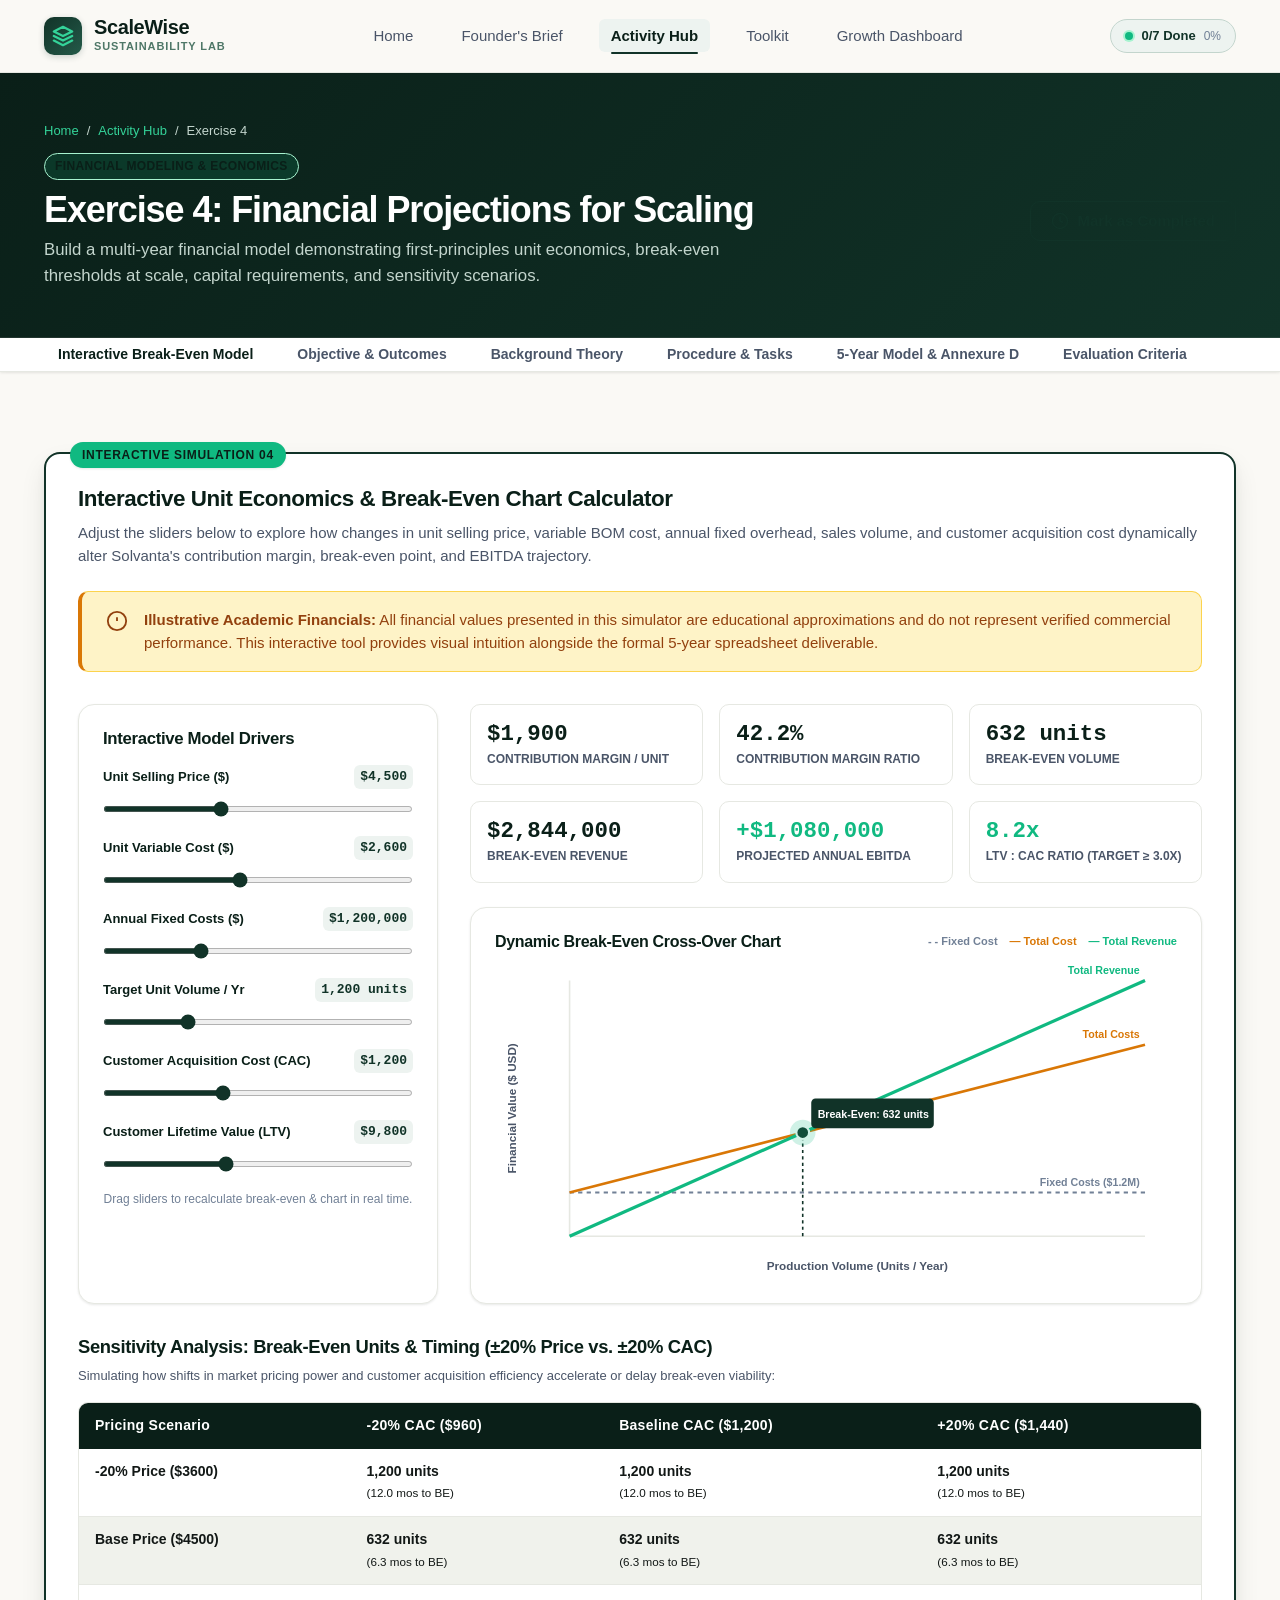
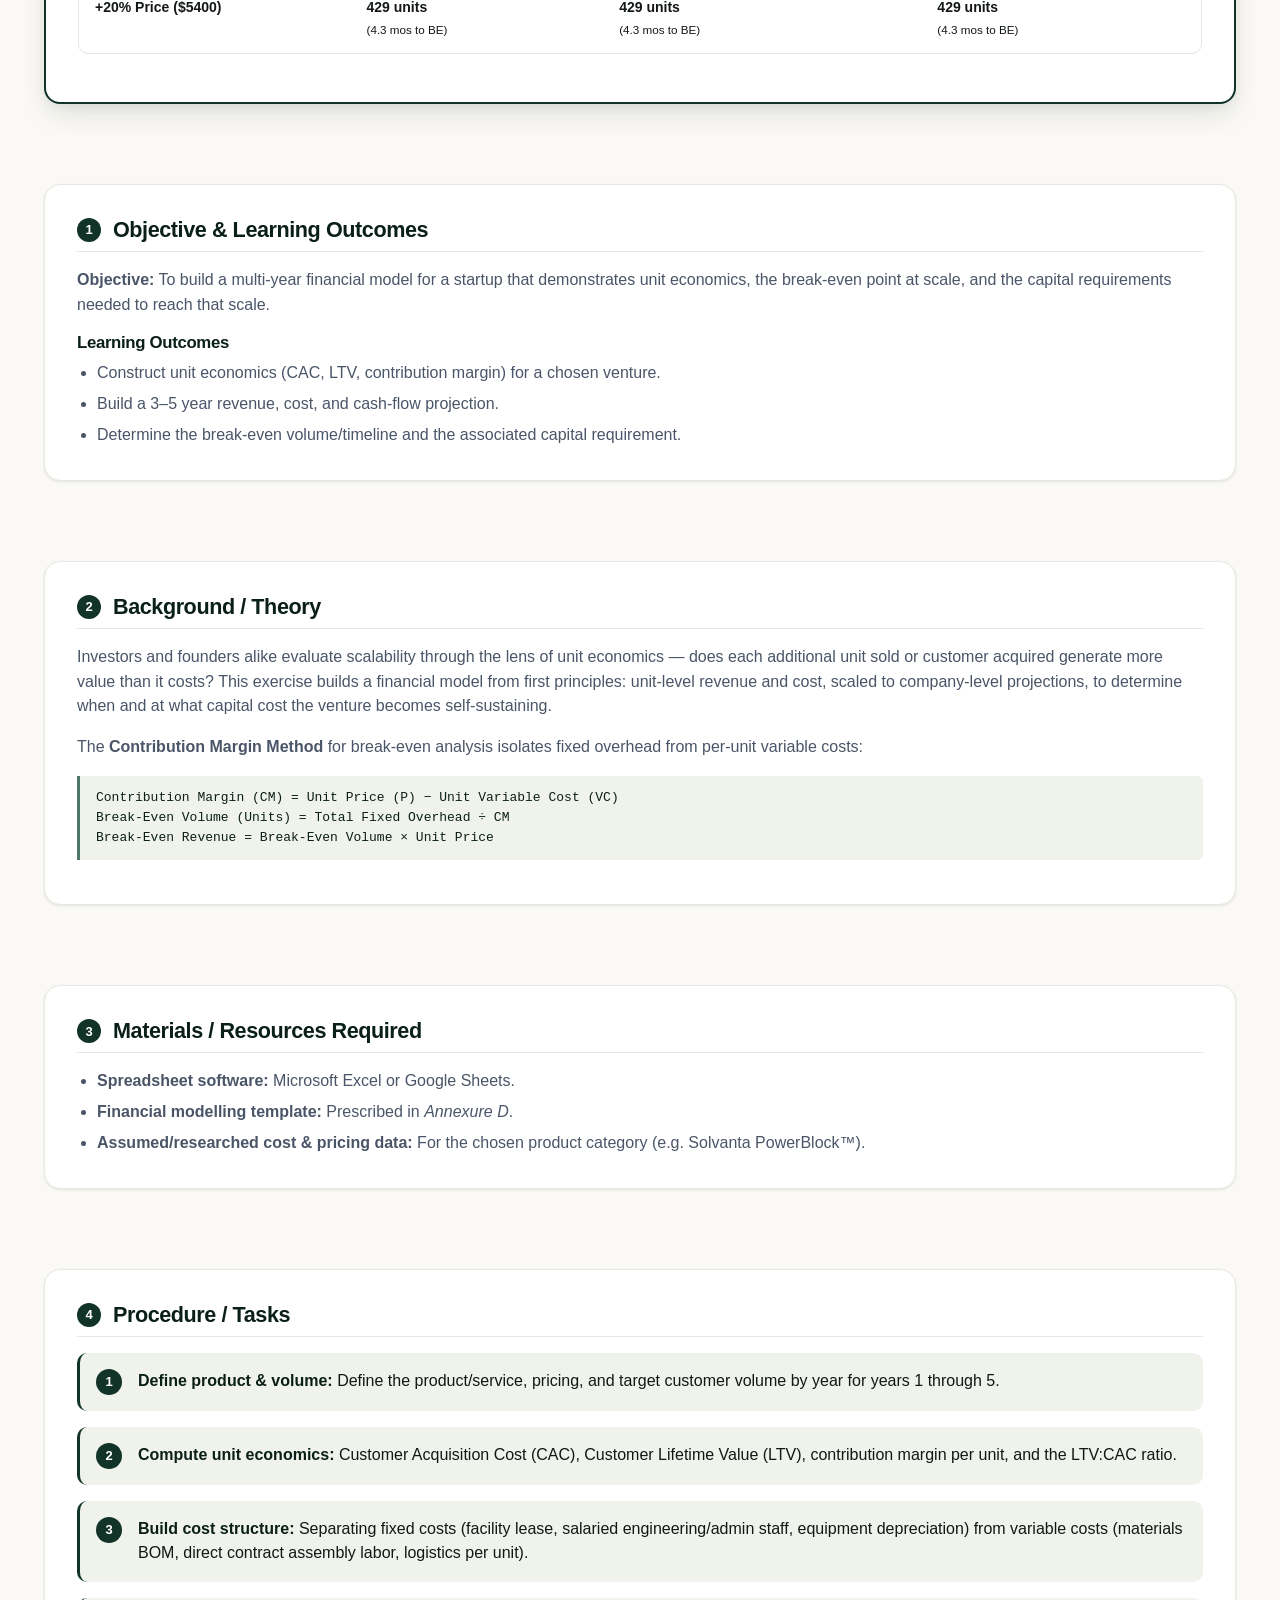
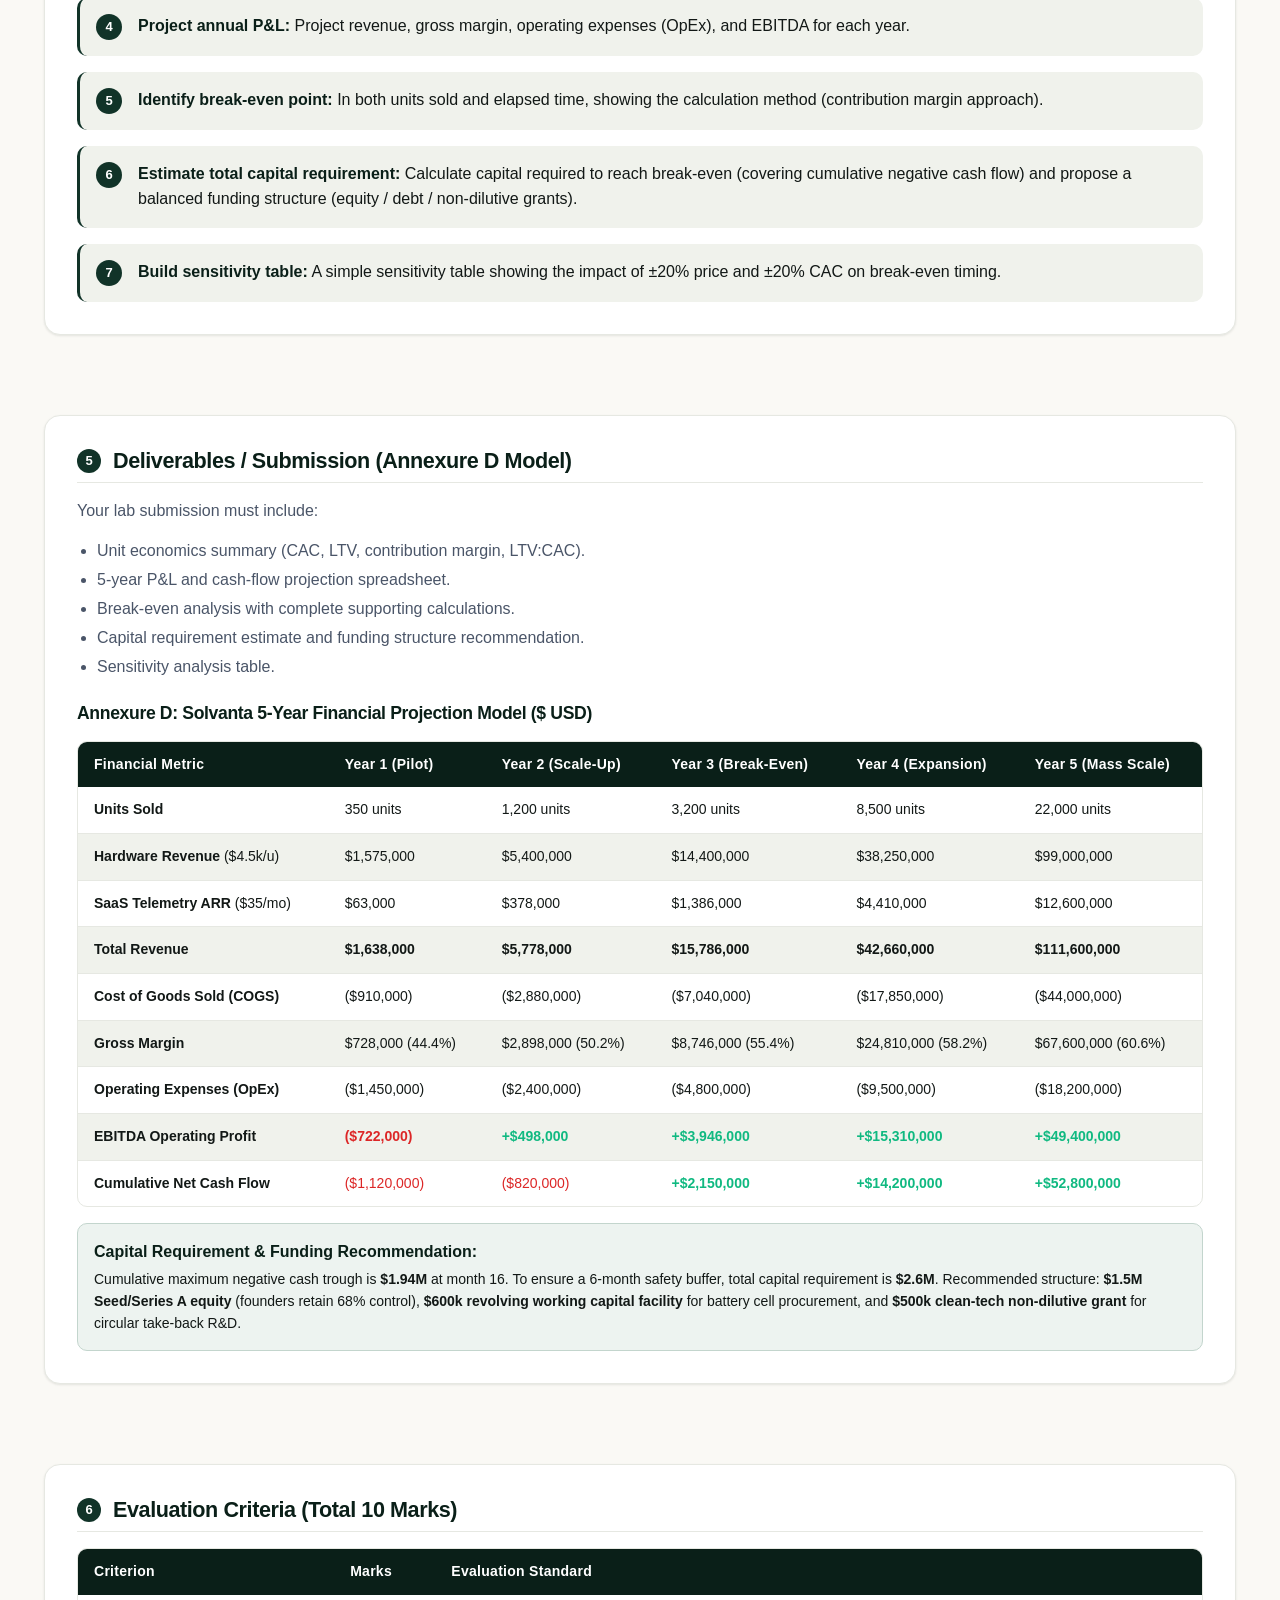
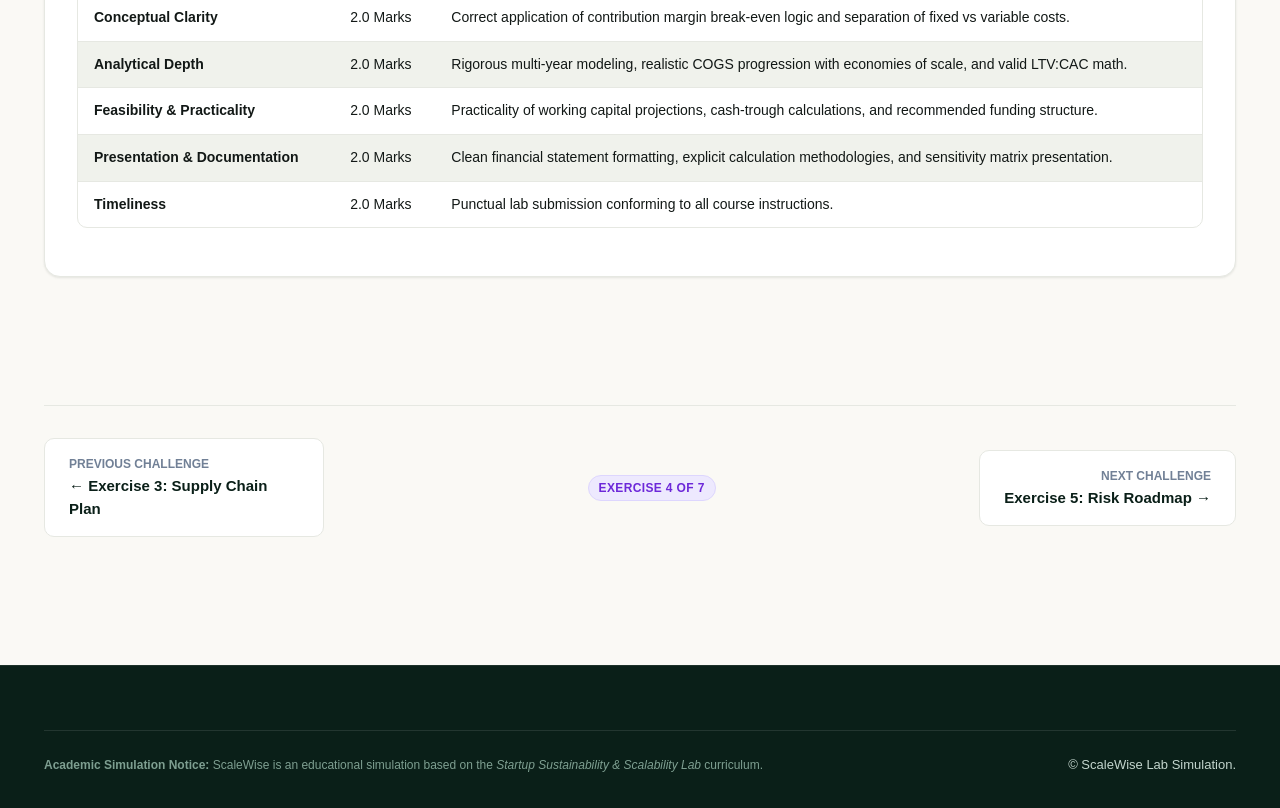
<file: activity-4.html>
<!DOCTYPE html>
<html lang="en">
<head>
  <meta charset="UTF-8">
  <meta name="viewport" content="width=device-width, initial-scale=1.0">
  <title>Exercise 4: Financial Projections for Scaling | ScaleWise</title>
  <meta name="description" content="Exercise 4: Financial Projections for Scaling. Construct unit economics, dynamic break-even SVG charts, 5-year P&L models, and sensitivity analyses.">
  <link rel="stylesheet" href="css/main.css">
  <link rel="stylesheet" href="css/activities.css">
</head>
<body>

  <!-- Site Navigation Header -->
  <header class="site-header">
    <div class="container nav-container">
      <a href="index.html" class="brand-link" aria-label="ScaleWise Home">
        <div class="brand-icon">
          <svg width="22" height="22" viewBox="0 0 24 24" fill="none" stroke="currentColor" stroke-width="2.5" stroke-linecap="round" stroke-linejoin="round">
            <path d="M12 2L2 7l10 5 10-5-10-5zM2 17l10 5 10-5M2 12l10 5 10-5"/>
          </svg>
        </div>
        <div class="brand-text">
          <span class="brand-name">ScaleWise</span>
          <span class="brand-sub">Sustainability Lab</span>
        </div>
      </a>

      <!-- Desktop Nav -->
      <nav>
        <ul class="nav-links">
          <li class="nav-item"><a href="index.html">Home</a></li>
          <li class="nav-item"><a href="founder-brief.html">Founder's Brief</a></li>
          <li class="nav-item"><a href="hub.html" class="active">Activity Hub</a></li>
          <li class="nav-item"><a href="toolkit.html">Toolkit</a></li>
          <li class="nav-item"><a href="dashboard.html">Growth Dashboard</a></li>
        </ul>
      </nav>

      <!-- Header Actions -->
      <div class="header-actions">
        <a href="dashboard.html" class="nav-progress-pill" title="View your simulation progress">
          <span class="progress-pill-dot"></span>
          <span class="nav-progress-text">0/7 Done</span>
          <span class="nav-progress-percent" style="color:var(--color-slate-light); font-weight:400; font-size:0.75rem;">(0%)</span>
        </a>

        <button class="mobile-menu-btn" aria-label="Toggle Navigation Menu" aria-expanded="false">
          <span></span>
          <span></span>
          <span></span>
        </button>
      </div>
    </div>
  </header>

  <!-- Mobile Drawer Menu -->
  <div class="mobile-nav">
    <ul class="mobile-nav-links">
      <li><a href="index.html">Home</a></li>
      <li><a href="founder-brief.html">Founder's Brief</a></li>
      <li><a href="hub.html" class="active">Activity Hub (7 Challenges)</a></li>
      <li><a href="toolkit.html">Sustainability Toolkit</a></li>
      <li><a href="dashboard.html">Growth Dashboard</a></li>
    </ul>
  </div>

  <main>
    <!-- Activity Top Banner -->
    <section class="activity-header-bar">
      <div class="container">
        <div class="activity-header-breadcrumb">
          <a href="index.html">Home</a>
          <span>/</span>
          <a href="hub.html">Activity Hub</a>
          <span>/</span>
          <span>Exercise 4</span>
        </div>
        <div class="activity-headline-wrap">
          <div class="activity-headline-left">
            <span class="badge badge-mint" style="margin-bottom:8px;">Financial Modeling & Economics</span>
            <h1>Exercise 4: Financial Projections for Scaling</h1>
            <p>
              Build a multi-year financial model demonstrating first-principles unit economics, break-even thresholds at scale, capital requirements, and sensitivity scenarios.
            </p>
          </div>
          <div class="activity-header-actions">
            <button class="btn btn-outline" data-toggle-complete="activity-4">
              <svg width="18" height="18" viewBox="0 0 24 24" fill="none" stroke="currentColor" stroke-width="2">
                <circle cx="12" cy="12" r="10"></circle>
                <polyline points="12 6 12 12 16 14"></polyline>
              </svg>
              <span>Mark as Completed</span>
            </button>
          </div>
        </div>
      </div>
    </section>

    <!-- Sub-navigation -->
    <div class="activity-nav-subbar">
      <div class="container">
        <ul class="subbar-nav-list">
          <li><a href="#simulation" class="active">Interactive Break-Even Model</a></li>
          <li><a href="#objective">Objective & Outcomes</a></li>
          <li><a href="#theory">Background Theory</a></li>
          <li><a href="#procedure">Procedure & Tasks</a></li>
          <li><a href="#model5yr">5-Year Model & Annexure D</a></li>
          <li><a href="#evaluation">Evaluation Criteria</a></li>
        </ul>
      </div>
    </div>

    <div class="container workspace-layout">

      <!-- INTERACTIVE SIMULATION: FINANCIAL EXPLORATION & DYNAMIC BREAK-EVEN CHART -->
      <section id="simulation" class="interactive-simulation-box">
        <span class="simulation-badge">Interactive Simulation 04</span>
        <div class="simulation-header">
          <h3>Interactive Unit Economics & Break-Even Chart Calculator</h3>
          <p>
            Adjust the sliders below to explore how changes in unit selling price, variable BOM cost, annual fixed overhead, sales volume, and customer acquisition cost dynamically alter Solvanta's contribution margin, break-even point, and EBITDA trajectory.
          </p>
        </div>

        <div class="callout callout-fictional" style="margin-bottom:var(--space-xl);">
          <svg class="callout-icon" viewBox="0 0 24 24" fill="none" stroke="currentColor" stroke-width="2">
            <circle cx="12" cy="12" r="10"></circle>
            <line x1="12" y1="8" x2="12" y2="12"></line>
            <line x1="12" y1="16" x2="12.01" y2="16"></line>
          </svg>
          <div>
            <strong>Illustrative Academic Financials:</strong>
            All financial values presented in this simulator are educational approximations and do not represent verified commercial performance. This interactive tool provides visual intuition alongside the formal 5-year spreadsheet deliverable.
          </div>
        </div>

        <!-- 2-Column Calculator Layout -->
        <div class="calc-layout-grid">
          <!-- Inputs Column -->
          <div class="calc-inputs-panel">
            <h4 style="font-size:1.05rem; margin-bottom:var(--space-md); color:var(--color-forest-dark);">
              Interactive Model Drivers
            </h4>

            <!-- Input 1: Price -->
            <div class="calc-input-group">
              <div class="calc-input-header">
                <label class="calc-input-label" for="input-price">Unit Selling Price ($)</label>
                <span class="calc-input-value-badge" id="val-price">$4,500</span>
              </div>
              <input type="range" id="input-price" class="calc-range-slider" min="3000" max="7000" step="100" value="4500">
            </div>

            <!-- Input 2: Variable Cost -->
            <div class="calc-input-group">
              <div class="calc-input-header">
                <label class="calc-input-label" for="input-varcost">Unit Variable Cost ($)</label>
                <span class="calc-input-value-badge" id="val-varcost">$2,600</span>
              </div>
              <input type="range" id="input-varcost" class="calc-range-slider" min="1500" max="4000" step="50" value="2600">
            </div>

            <!-- Input 3: Fixed Overhead -->
            <div class="calc-input-group">
              <div class="calc-input-header">
                <label class="calc-input-label" for="input-fixedcost">Annual Fixed Costs ($)</label>
                <span class="calc-input-value-badge" id="val-fixedcost">$1,200,000</span>
              </div>
              <input type="range" id="input-fixedcost" class="calc-range-slider" min="400000" max="3000000" step="50000" value="1200000">
            </div>

            <!-- Input 4: Target Volume -->
            <div class="calc-input-group">
              <div class="calc-input-header">
                <label class="calc-input-label" for="input-volume">Target Unit Volume / Yr</label>
                <span class="calc-input-value-badge" id="val-volume">1,200 units</span>
              </div>
              <input type="range" id="input-volume" class="calc-range-slider" min="200" max="4000" step="50" value="1200">
            </div>

            <!-- Input 5: CAC -->
            <div class="calc-input-group">
              <div class="calc-input-header">
                <label class="calc-input-label" for="input-cac">Customer Acquisition Cost (CAC)</label>
                <span class="calc-input-value-badge" id="val-cac">$1,200</span>
              </div>
              <input type="range" id="input-cac" class="calc-range-slider" min="400" max="2500" step="50" value="1200">
            </div>

            <!-- Input 6: LTV -->
            <div class="calc-input-group">
              <div class="calc-input-header">
                <label class="calc-input-label" for="input-ltv">Customer Lifetime Value (LTV)</label>
                <span class="calc-input-value-badge" id="val-ltv">$9,800</span>
              </div>
              <input type="range" id="input-ltv" class="calc-range-slider" min="4500" max="18000" step="100" value="9800">
            </div>

            <div style="font-size:0.75rem; color:var(--color-slate-light); margin-top:var(--space-md); text-align:center;">
              Drag sliders to recalculate break-even & chart in real time.
            </div>
          </div>

          <!-- Outputs & Interactive Chart Column -->
          <div>
            <!-- Live Calculated Metric Cards -->
            <div class="calc-summary-cards">
              <div class="calc-kpi-card">
                <span class="calc-kpi-val" id="kpi-cm">$1,900</span>
                <span class="calc-kpi-lbl">Contribution Margin / Unit</span>
              </div>
              <div class="calc-kpi-card">
                <span class="calc-kpi-val" id="kpi-cm-ratio">42.2%</span>
                <span class="calc-kpi-lbl">Contribution Margin Ratio</span>
              </div>
              <div class="calc-kpi-card">
                <span class="calc-kpi-val" id="kpi-be-units">632 units</span>
                <span class="calc-kpi-lbl">Break-Even Volume</span>
              </div>
              <div class="calc-kpi-card">
                <span class="calc-kpi-val" id="kpi-be-revenue">$2,844,000</span>
                <span class="calc-kpi-lbl">Break-Even Revenue</span>
              </div>
              <div class="calc-kpi-card">
                <span class="calc-kpi-val" id="kpi-ebitda" style="color:var(--color-mint);">+$1,080,000</span>
                <span class="calc-kpi-lbl">Projected Annual EBITDA</span>
              </div>
              <div class="calc-kpi-card">
                <span class="calc-kpi-val" id="kpi-ltv-cac" style="color:var(--color-mint);">8.2x</span>
                <span class="calc-kpi-lbl">LTV : CAC Ratio (Target &ge; 3.0x)</span>
              </div>
            </div>

            <!-- Dynamic SVG Break-Even Chart Box -->
            <div class="breakeven-chart-box">
              <div style="display:flex; justify-content:space-between; align-items:center; margin-bottom:8px;">
                <h4 style="margin:0; font-size:1rem; color:var(--color-forest-dark);">
                  Dynamic Break-Even Cross-Over Chart
                </h4>
                <div style="display:flex; gap:12px; font-size:0.6875rem; font-weight:600;">
                  <span style="color:#718096;">- - Fixed Cost</span>
                  <span style="color:#D97706;">— Total Cost</span>
                  <span style="color:#10B981;">— Total Revenue</span>
                </div>
              </div>

              <!-- SVG Canvas generated dynamically by activities.js -->
              <svg id="breakeven-chart-svg" class="breakeven-svg-chart" viewBox="0 0 640 300"></svg>
            </div>
          </div>
        </div>

        <!-- Sensitivity Analysis Table (±20% Price vs ±20% CAC) -->
        <h4 style="font-size:1.15rem; color:var(--color-forest-dark); margin-top:var(--space-xl); margin-bottom:var(--space-xs);">
          Sensitivity Analysis: Break-Even Units & Timing (±20% Price vs. ±20% CAC)
        </h4>
        <p style="font-size:0.8125rem; color:var(--color-slate); margin-bottom:var(--space-sm);">
          Simulating how shifts in market pricing power and customer acquisition efficiency accelerate or delay break-even viability:
        </p>

        <div class="data-table-wrap">
          <table class="data-table">
            <thead>
              <tr>
                <th>Pricing Scenario</th>
                <th>-20% CAC ($960)</th>
                <th>Baseline CAC ($1,200)</th>
                <th>+20% CAC ($1,440)</th>
              </tr>
            </thead>
            <tbody id="sensitivity-tbody">
              <!-- Dynamically populated by activities.js -->
            </tbody>
          </table>
        </div>

      </section>

      <!-- ACADEMIC SECTION 1: OBJECTIVE & OUTCOMES -->
      <section id="objective" class="academic-section">
        <h3 class="academic-section-title">
          <span class="section-num">1</span>
          <span>Objective & Learning Outcomes</span>
        </h3>
        <p><strong>Objective:</strong> To build a multi-year financial model for a startup that demonstrates unit economics, the break-even point at scale, and the capital requirements needed to reach that scale.</p>
        
        <h4 style="margin-top:var(--space-md); margin-bottom:var(--space-xs); font-size:1.05rem;">Learning Outcomes</h4>
        <ul style="padding-left:20px; color:var(--color-slate); display:flex; flex-direction:column; gap:6px;">
          <li>Construct unit economics (CAC, LTV, contribution margin) for a chosen venture.</li>
          <li>Build a 3–5 year revenue, cost, and cash-flow projection.</li>
          <li>Determine the break-even volume/timeline and the associated capital requirement.</li>
        </ul>
      </section>

      <!-- ACADEMIC SECTION 2: BACKGROUND / THEORY -->
      <section id="theory" class="academic-section">
        <h3 class="academic-section-title">
          <span class="section-num">2</span>
          <span>Background / Theory</span>
        </h3>
        <p>
          Investors and founders alike evaluate scalability through the lens of unit economics — does each additional unit sold or customer acquired generate more value than it costs? This exercise builds a financial model from first principles: unit-level revenue and cost, scaled to company-level projections, to determine when and at what capital cost the venture becomes self-sustaining.
        </p>
        <p>
          The <strong>Contribution Margin Method</strong> for break-even analysis isolates fixed overhead from per-unit variable costs:
        </p>
        <div class="toolkit-formula-box">
          Contribution Margin (CM) = Unit Price (P) &minus; Unit Variable Cost (VC)<br>
          Break-Even Volume (Units) = Total Fixed Overhead &divide; CM<br>
          Break-Even Revenue = Break-Even Volume &times; Unit Price
        </div>
      </section>

      <!-- ACADEMIC SECTION 3: MATERIALS REQUIRED -->
      <section class="academic-section">
        <h3 class="academic-section-title">
          <span class="section-num">3</span>
          <span>Materials / Resources Required</span>
        </h3>
        <ul style="padding-left:20px; color:var(--color-slate); display:flex; flex-direction:column; gap:6px;">
          <li><strong>Spreadsheet software:</strong> Microsoft Excel or Google Sheets.</li>
          <li><strong>Financial modelling template:</strong> Prescribed in <em>Annexure D</em>.</li>
          <li><strong>Assumed/researched cost & pricing data:</strong> For the chosen product category (e.g. Solvanta PowerBlock™).</li>
        </ul>
      </section>

      <!-- ACADEMIC SECTION 4: PROCEDURE / TASKS -->
      <section id="procedure" class="academic-section">
        <h3 class="academic-section-title">
          <span class="section-num">4</span>
          <span>Procedure / Tasks</span>
        </h3>
        <ol class="task-list">
          <li class="task-item">
            <span class="task-num-circle">1</span>
            <div class="task-content">
              <strong>Define product & volume:</strong>
              Define the product/service, pricing, and target customer volume by year for years 1 through 5.
            </div>
          </li>
          <li class="task-item">
            <span class="task-num-circle">2</span>
            <div class="task-content">
              <strong>Compute unit economics:</strong>
              Customer Acquisition Cost (CAC), Customer Lifetime Value (LTV), contribution margin per unit, and the LTV:CAC ratio.
            </div>
          </li>
          <li class="task-item">
            <span class="task-num-circle">3</span>
            <div class="task-content">
              <strong>Build cost structure:</strong>
              Separating fixed costs (facility lease, salaried engineering/admin staff, equipment depreciation) from variable costs (materials BOM, direct contract assembly labor, logistics per unit).
            </div>
          </li>
          <li class="task-item">
            <span class="task-num-circle">4</span>
            <div class="task-content">
              <strong>Project annual P&L:</strong>
              Project revenue, gross margin, operating expenses (OpEx), and EBITDA for each year.
            </div>
          </li>
          <li class="task-item">
            <span class="task-num-circle">5</span>
            <div class="task-content">
              <strong>Identify break-even point:</strong>
              In both units sold and elapsed time, showing the calculation method (contribution margin approach).
            </div>
          </li>
          <li class="task-item">
            <span class="task-num-circle">6</span>
            <div class="task-content">
              <strong>Estimate total capital requirement:</strong>
              Calculate capital required to reach break-even (covering cumulative negative cash flow) and propose a balanced funding structure (equity / debt / non-dilutive grants).
            </div>
          </li>
          <li class="task-item">
            <span class="task-num-circle">7</span>
            <div class="task-content">
              <strong>Build sensitivity table:</strong>
              A simple sensitivity table showing the impact of &plusmn;20% price and &plusmn;20% CAC on break-even timing.
            </div>
          </li>
        </ol>
      </section>

      <!-- ACADEMIC SECTION 5: DELIVERABLES & ANNEXURE D -->
      <section id="model5yr" class="academic-section">
        <h3 class="academic-section-title">
          <span class="section-num">5</span>
          <span>Deliverables / Submission (Annexure D Model)</span>
        </h3>
        
        <p>Your lab submission must include:</p>
        <ul style="padding-left:20px; color:var(--color-slate); margin-bottom:var(--space-md); display:flex; flex-direction:column; gap:4px;">
          <li>Unit economics summary (CAC, LTV, contribution margin, LTV:CAC).</li>
          <li>5-year P&L and cash-flow projection spreadsheet.</li>
          <li>Break-even analysis with complete supporting calculations.</li>
          <li>Capital requirement estimate and funding structure recommendation.</li>
          <li>Sensitivity analysis table.</li>
        </ul>

        <h4 style="margin:var(--space-lg) 0 var(--space-xs); font-size:1.1rem; color:var(--color-forest-dark);">
          Annexure D: Solvanta 5-Year Financial Projection Model ($ USD)
        </h4>

        <div class="data-table-wrap">
          <table class="data-table">
            <thead>
              <tr>
                <th>Financial Metric</th>
                <th>Year 1 (Pilot)</th>
                <th>Year 2 (Scale-Up)</th>
                <th>Year 3 (Break-Even)</th>
                <th>Year 4 (Expansion)</th>
                <th>Year 5 (Mass Scale)</th>
              </tr>
            </thead>
            <tbody>
              <tr>
                <td><strong>Units Sold</strong></td>
                <td>350 units</td>
                <td>1,200 units</td>
                <td>3,200 units</td>
                <td>8,500 units</td>
                <td>22,000 units</td>
              </tr>
              <tr>
                <td><strong>Hardware Revenue</strong> ($4.5k/u)</td>
                <td>$1,575,000</td>
                <td>$5,400,000</td>
                <td>$14,400,000</td>
                <td>$38,250,000</td>
                <td>$99,000,000</td>
              </tr>
              <tr>
                <td><strong>SaaS Telemetry ARR</strong> ($35/mo)</td>
                <td>$63,000</td>
                <td>$378,000</td>
                <td>$1,386,000</td>
                <td>$4,410,000</td>
                <td>$12,600,000</td>
              </tr>
              <tr>
                <td><strong>Total Revenue</strong></td>
                <td><strong>$1,638,000</strong></td>
                <td><strong>$5,778,000</strong></td>
                <td><strong>$15,786,000</strong></td>
                <td><strong>$42,660,000</strong></td>
                <td><strong>$111,600,000</strong></td>
              </tr>
              <tr>
                <td><strong>Cost of Goods Sold (COGS)</strong></td>
                <td>($910,000)</td>
                <td>($2,880,000)</td>
                <td>($7,040,000)</td>
                <td>($17,850,000)</td>
                <td>($44,000,000)</td>
              </tr>
              <tr>
                <td><strong>Gross Margin</strong></td>
                <td>$728,000 (44.4%)</td>
                <td>$2,898,000 (50.2%)</td>
                <td>$8,746,000 (55.4%)</td>
                <td>$24,810,000 (58.2%)</td>
                <td>$67,600,000 (60.6%)</td>
              </tr>
              <tr>
                <td><strong>Operating Expenses (OpEx)</strong></td>
                <td>($1,450,000)</td>
                <td>($2,400,000)</td>
                <td>($4,800,000)</td>
                <td>($9,500,000)</td>
                <td>($18,200,000)</td>
              </tr>
              <tr>
                <td><strong>EBITDA Operating Profit</strong></td>
                <td><span style="color:var(--color-red); font-weight:700;">($722,000)</span></td>
                <td><span style="color:var(--color-mint); font-weight:700;">+$498,000</span></td>
                <td><span style="color:var(--color-mint); font-weight:700;">+$3,946,000</span></td>
                <td><span style="color:var(--color-mint); font-weight:700;">+$15,310,000</span></td>
                <td><span style="color:var(--color-mint); font-weight:700;">+$49,400,000</span></td>
              </tr>
              <tr>
                <td><strong>Cumulative Net Cash Flow</strong></td>
                <td><span style="color:var(--color-red);">($1,120,000)</span></td>
                <td><span style="color:var(--color-red);">($820,000)</span></td>
                <td><span style="color:var(--color-mint); font-weight:700;">+$2,150,000</span></td>
                <td><span style="color:var(--color-mint); font-weight:700;">+$14,200,000</span></td>
                <td><span style="color:var(--color-mint); font-weight:700;">+$52,800,000</span></td>
              </tr>
            </tbody>
          </table>
        </div>

        <div style="background:var(--color-sage-tint); border:1px solid var(--color-sage-subtle); border-radius:var(--radius-md); padding:var(--space-md); margin-top:var(--space-md);">
          <strong style="color:var(--color-forest-dark);">Capital Requirement & Funding Recommendation:</strong>
          <p style="font-size:0.875rem; color:var(--color-charcoal); margin-top:4px;">
            Cumulative maximum negative cash trough is <strong>$1.94M</strong> at month 16. To ensure a 6-month safety buffer, total capital requirement is <strong>$2.6M</strong>. Recommended structure: <strong>$1.5M Seed/Series A equity</strong> (founders retain 68% control), <strong>$600k revolving working capital facility</strong> for battery cell procurement, and <strong>$500k clean-tech non-dilutive grant</strong> for circular take-back R&D.
          </p>
        </div>
      </section>

      <!-- ACADEMIC SECTION 6: EVALUATION CRITERIA -->
      <section id="evaluation" class="academic-section">
        <h3 class="academic-section-title">
          <span class="section-num">6</span>
          <span>Evaluation Criteria (Total 10 Marks)</span>
        </h3>
        <div class="data-table-wrap">
          <table class="data-table">
            <thead>
              <tr>
                <th>Criterion</th>
                <th>Marks</th>
                <th>Evaluation Standard</th>
              </tr>
            </thead>
            <tbody>
              <tr>
                <td><strong>Conceptual Clarity</strong></td>
                <td>2.0 Marks</td>
                <td>Correct application of contribution margin break-even logic and separation of fixed vs variable costs.</td>
              </tr>
              <tr>
                <td><strong>Analytical Depth</strong></td>
                <td>2.0 Marks</td>
                <td>Rigorous multi-year modeling, realistic COGS progression with economies of scale, and valid LTV:CAC math.</td>
              </tr>
              <tr>
                <td><strong>Feasibility & Practicality</strong></td>
                <td>2.0 Marks</td>
                <td>Practicality of working capital projections, cash-trough calculations, and recommended funding structure.</td>
              </tr>
              <tr>
                <td><strong>Presentation & Documentation</strong></td>
                <td>2.0 Marks</td>
                <td>Clean financial statement formatting, explicit calculation methodologies, and sensitivity matrix presentation.</td>
              </tr>
              <tr>
                <td><strong>Timeliness</strong></td>
                <td>2.0 Marks</td>
                <td>Punctual lab submission conforming to all course instructions.</td>
              </tr>
            </tbody>
          </table>
        </div>
      </section>

      <!-- Activity Pagination -->
      <div class="activity-pagination">
        <a href="activity-3.html" class="pagination-btn">
          <span class="pagination-label">Previous Challenge</span>
          <span class="pagination-title">← Exercise 3: Supply Chain Plan</span>
        </a>

        <div style="text-align:center;">
          <span class="badge badge-academic">Exercise 4 of 7</span>
        </div>

        <a href="activity-5.html" class="pagination-btn" style="text-align:right;">
          <span class="pagination-label">Next Challenge</span>
          <span class="pagination-title">Exercise 5: Risk Roadmap →</span>
        </a>
      </div>

    </div>
  </main>

  <!-- Global Footer -->
  <footer class="site-footer">
    <div class="container">
      <div class="footer-bottom">
        <div class="academic-attribution">
          <strong>Academic Simulation Notice:</strong> ScaleWise is an educational simulation based on the <em>Startup Sustainability & Scalability Lab</em> curriculum.
        </div>
        <div>&copy; ScaleWise Lab Simulation.</div>
      </div>
    </div>
  </footer>

  <script src="js/app.js"></script>
  <script src="js/activities.js"></script>
</body>
</html>
</file>
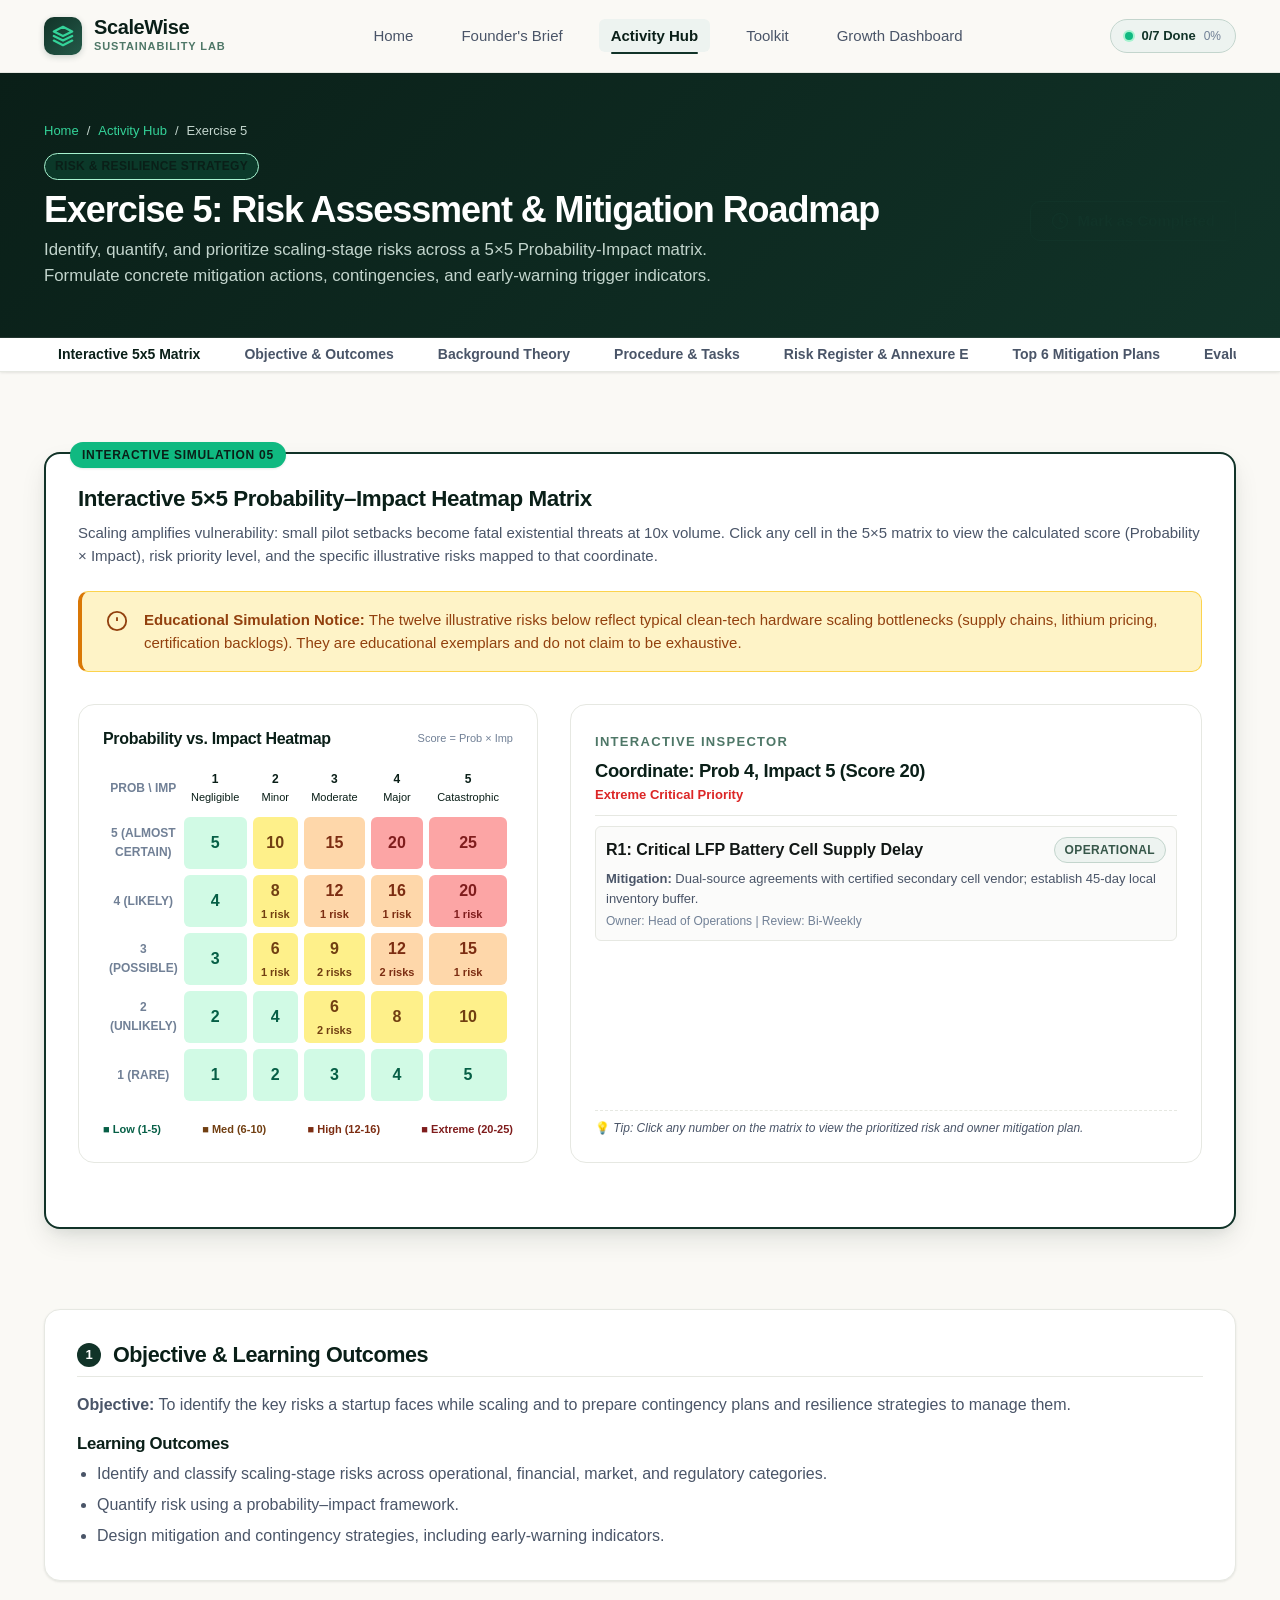
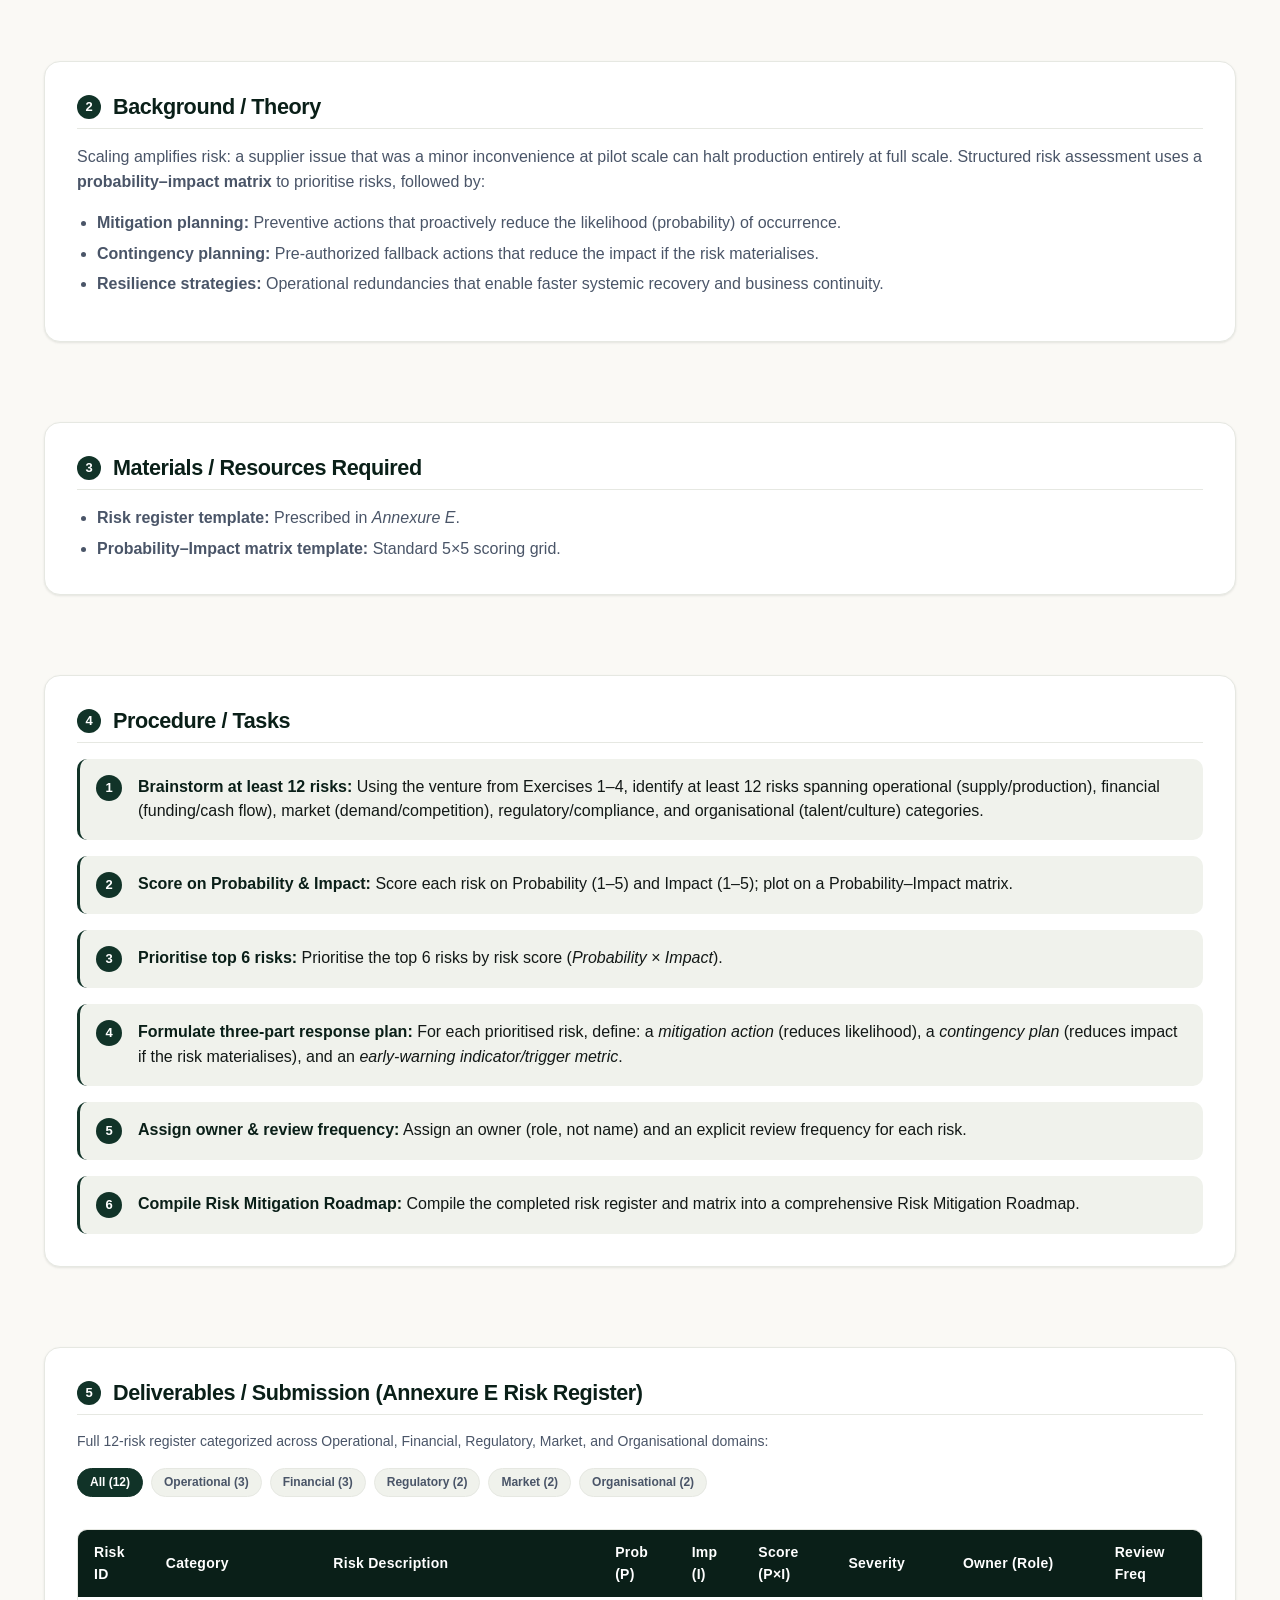
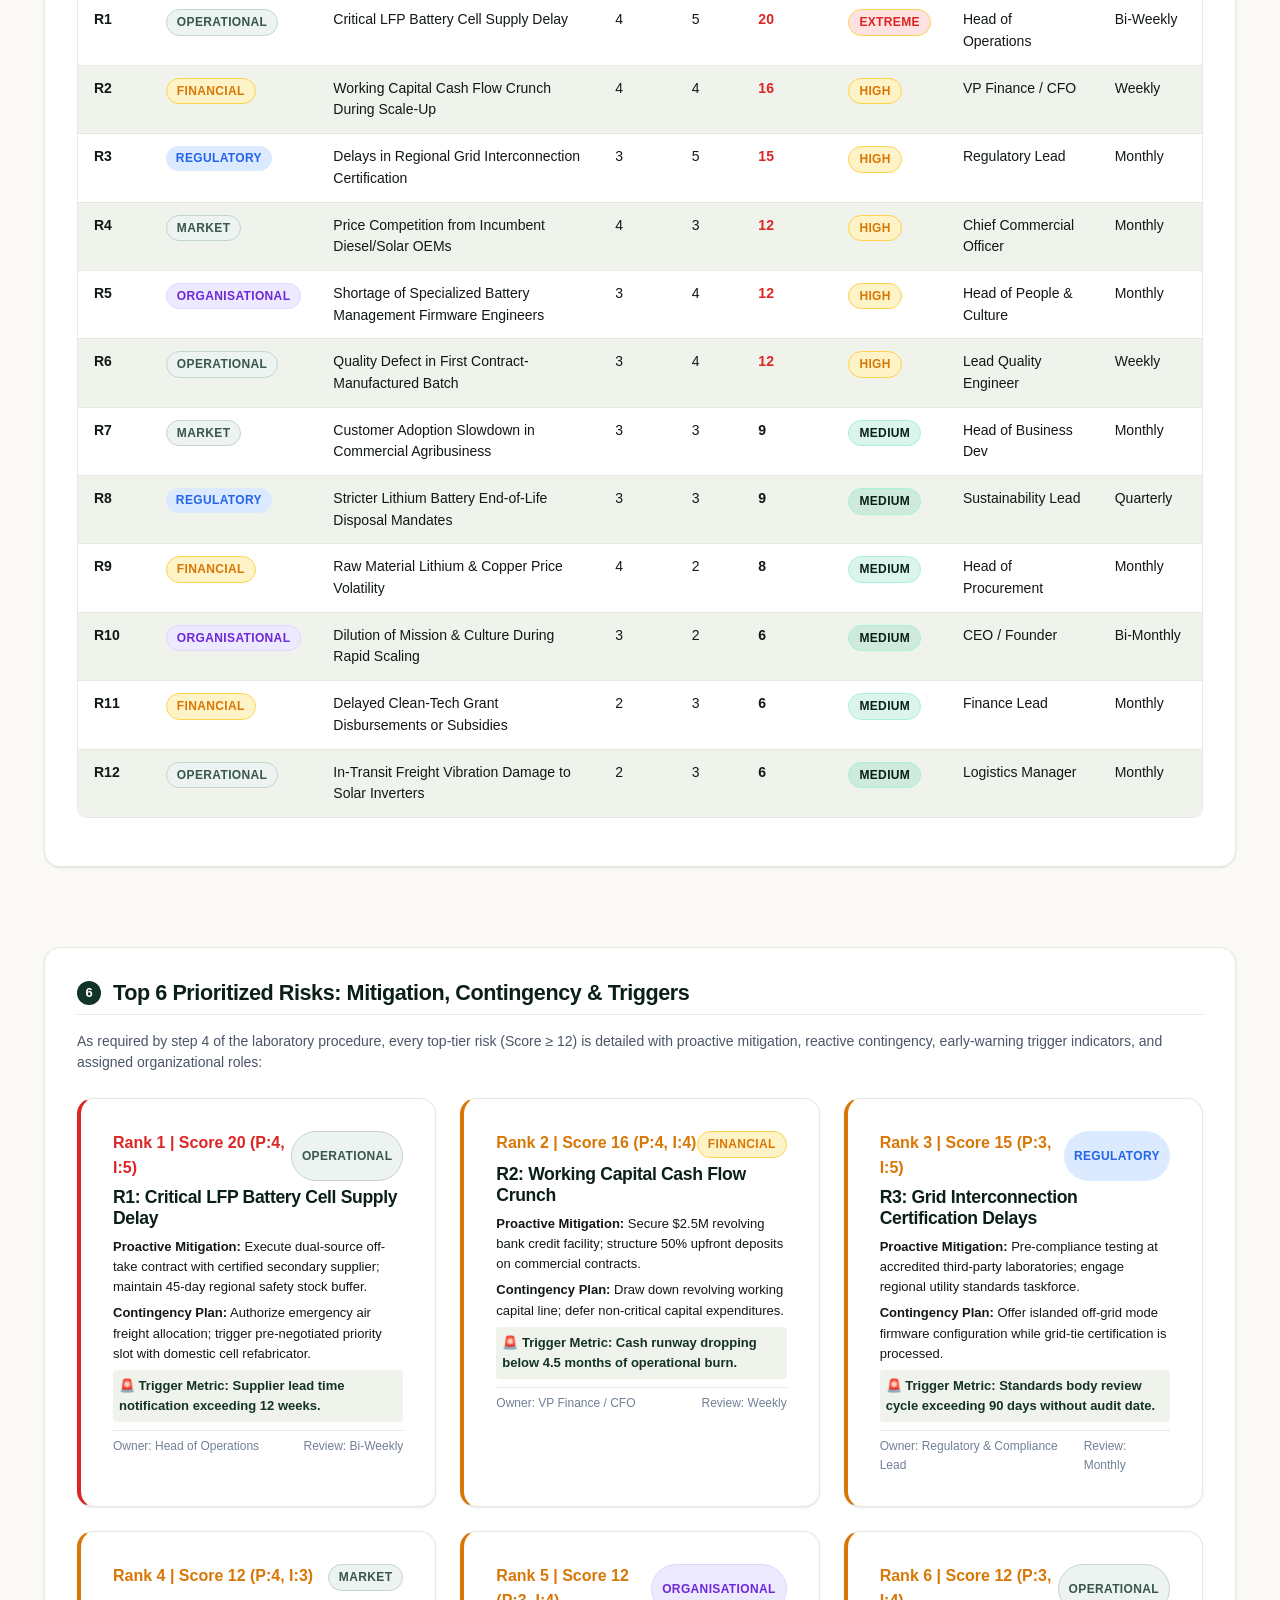
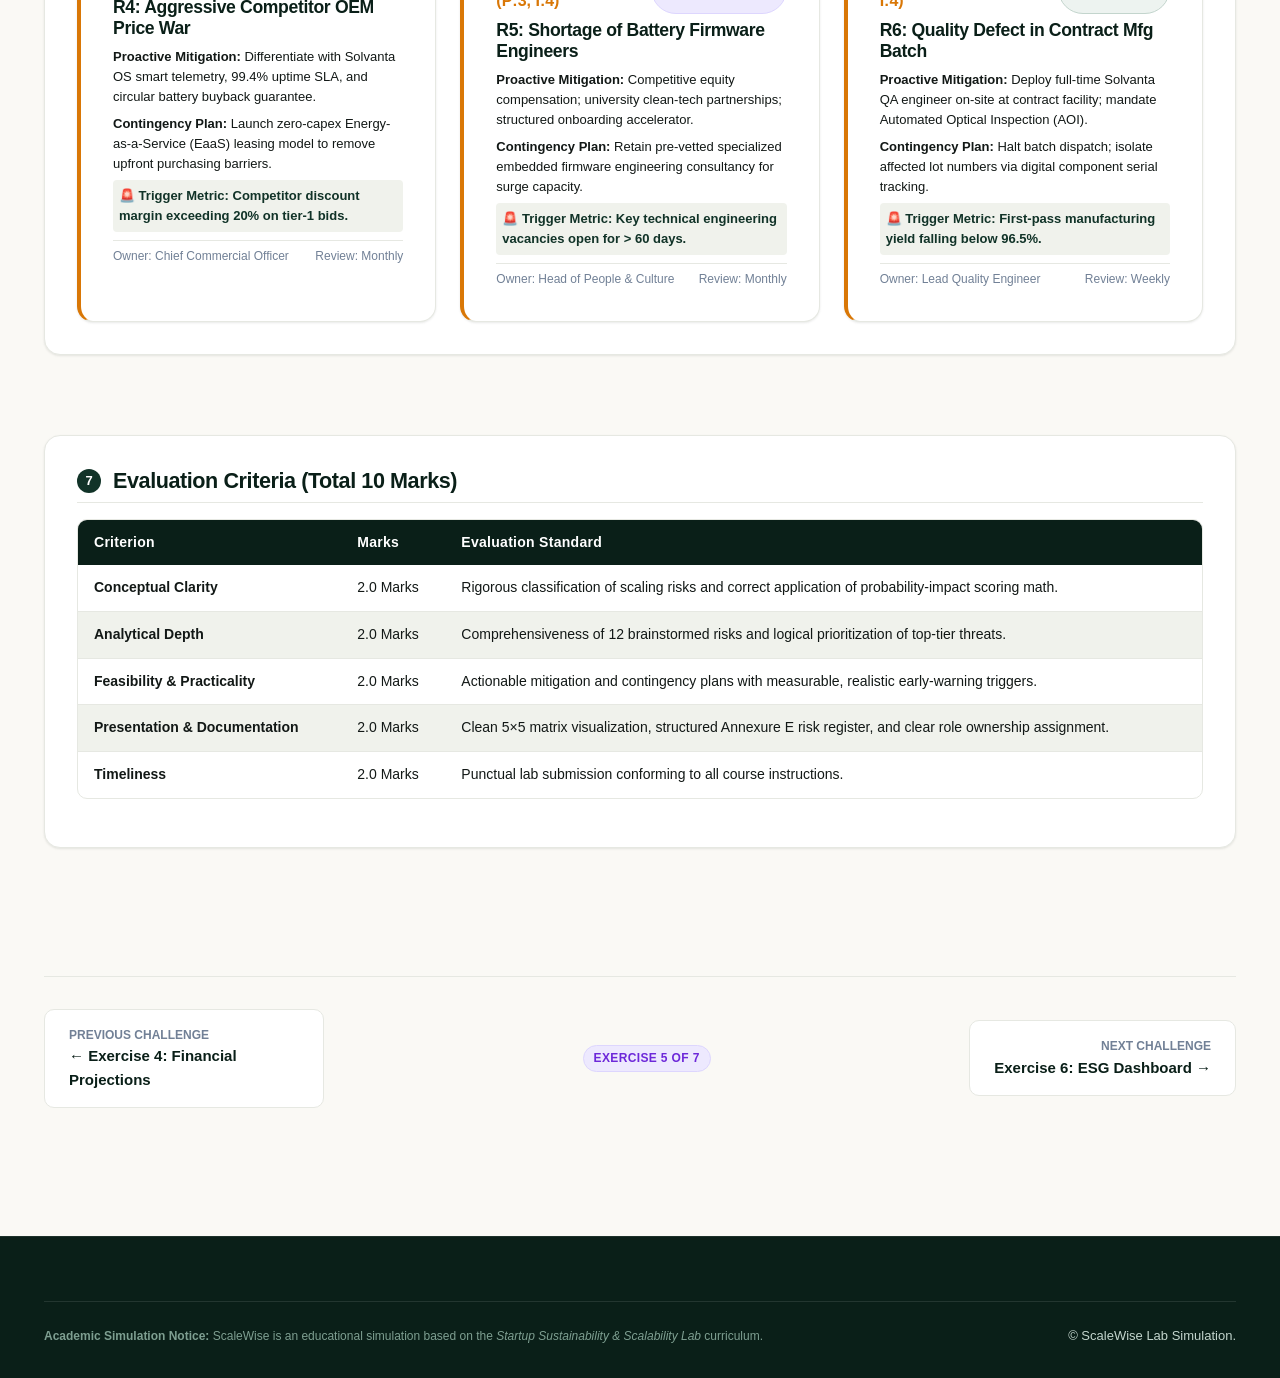
<file: activity-5.html>
<!DOCTYPE html>
<html lang="en">
<head>
  <meta charset="UTF-8">
  <meta name="viewport" content="width=device-width, initial-scale=1.0">
  <title>Exercise 5: Risk Assessment and Mitigation Roadmap | ScaleWise</title>
  <meta name="description" content="Exercise 5: Risk Assessment and Mitigation Roadmap. Quantify scaling risks across an interactive 5x5 probability-impact matrix and build resilience plans.">
  <link rel="stylesheet" href="css/main.css">
  <link rel="stylesheet" href="css/activities.css">
</head>
<body>

  <!-- Site Navigation Header -->
  <header class="site-header">
    <div class="container nav-container">
      <a href="index.html" class="brand-link" aria-label="ScaleWise Home">
        <div class="brand-icon">
          <svg width="22" height="22" viewBox="0 0 24 24" fill="none" stroke="currentColor" stroke-width="2.5" stroke-linecap="round" stroke-linejoin="round">
            <path d="M12 2L2 7l10 5 10-5-10-5zM2 17l10 5 10-5M2 12l10 5 10-5"/>
          </svg>
        </div>
        <div class="brand-text">
          <span class="brand-name">ScaleWise</span>
          <span class="brand-sub">Sustainability Lab</span>
        </div>
      </a>

      <!-- Desktop Nav -->
      <nav>
        <ul class="nav-links">
          <li class="nav-item"><a href="index.html">Home</a></li>
          <li class="nav-item"><a href="founder-brief.html">Founder's Brief</a></li>
          <li class="nav-item"><a href="hub.html" class="active">Activity Hub</a></li>
          <li class="nav-item"><a href="toolkit.html">Toolkit</a></li>
          <li class="nav-item"><a href="dashboard.html">Growth Dashboard</a></li>
        </ul>
      </nav>

      <!-- Header Actions -->
      <div class="header-actions">
        <a href="dashboard.html" class="nav-progress-pill" title="View your simulation progress">
          <span class="progress-pill-dot"></span>
          <span class="nav-progress-text">0/7 Done</span>
          <span class="nav-progress-percent" style="color:var(--color-slate-light); font-weight:400; font-size:0.75rem;">(0%)</span>
        </a>

        <button class="mobile-menu-btn" aria-label="Toggle Navigation Menu" aria-expanded="false">
          <span></span>
          <span></span>
          <span></span>
        </button>
      </div>
    </div>
  </header>

  <!-- Mobile Drawer Menu -->
  <div class="mobile-nav">
    <ul class="mobile-nav-links">
      <li><a href="index.html">Home</a></li>
      <li><a href="founder-brief.html">Founder's Brief</a></li>
      <li><a href="hub.html" class="active">Activity Hub (7 Challenges)</a></li>
      <li><a href="toolkit.html">Sustainability Toolkit</a></li>
      <li><a href="dashboard.html">Growth Dashboard</a></li>
    </ul>
  </div>

  <main>
    <!-- Activity Top Banner -->
    <section class="activity-header-bar">
      <div class="container">
        <div class="activity-header-breadcrumb">
          <a href="index.html">Home</a>
          <span>/</span>
          <a href="hub.html">Activity Hub</a>
          <span>/</span>
          <span>Exercise 5</span>
        </div>
        <div class="activity-headline-wrap">
          <div class="activity-headline-left">
            <span class="badge badge-mint" style="margin-bottom:8px;">Risk & Resilience Strategy</span>
            <h1>Exercise 5: Risk Assessment & Mitigation Roadmap</h1>
            <p>
              Identify, quantify, and prioritize scaling-stage risks across a 5×5 Probability-Impact matrix. Formulate concrete mitigation actions, contingencies, and early-warning trigger indicators.
            </p>
          </div>
          <div class="activity-header-actions">
            <button class="btn btn-outline" data-toggle-complete="activity-5">
              <svg width="18" height="18" viewBox="0 0 24 24" fill="none" stroke="currentColor" stroke-width="2">
                <circle cx="12" cy="12" r="10"></circle>
                <polyline points="12 6 12 12 16 14"></polyline>
              </svg>
              <span>Mark as Completed</span>
            </button>
          </div>
        </div>
      </div>
    </section>

    <!-- Sub-navigation -->
    <div class="activity-nav-subbar">
      <div class="container">
        <ul class="subbar-nav-list">
          <li><a href="#simulation" class="active">Interactive 5x5 Matrix</a></li>
          <li><a href="#objective">Objective & Outcomes</a></li>
          <li><a href="#theory">Background Theory</a></li>
          <li><a href="#procedure">Procedure & Tasks</a></li>
          <li><a href="#register">Risk Register & Annexure E</a></li>
          <li><a href="#top6">Top 6 Mitigation Plans</a></li>
          <li><a href="#evaluation">Evaluation Criteria</a></li>
        </ul>
      </div>
    </div>

    <div class="container workspace-layout">

      <!-- INTERACTIVE SIMULATION: 5X5 PROBABILITY-IMPACT MATRIX -->
      <section id="simulation" class="interactive-simulation-box">
        <span class="simulation-badge">Interactive Simulation 05</span>
        <div class="simulation-header">
          <h3>Interactive 5×5 Probability–Impact Heatmap Matrix</h3>
          <p>
            Scaling amplifies vulnerability: small pilot setbacks become fatal existential threats at 10x volume. Click any cell in the 5×5 matrix to view the calculated score (Probability &times; Impact), risk priority level, and the specific illustrative risks mapped to that coordinate.
          </p>
        </div>

        <div class="callout callout-fictional" style="margin-bottom:var(--space-xl);">
          <svg class="callout-icon" viewBox="0 0 24 24" fill="none" stroke="currentColor" stroke-width="2">
            <circle cx="12" cy="12" r="10"></circle>
            <line x1="12" y1="8" x2="12" y2="12"></line>
            <line x1="12" y1="16" x2="12.01" y2="16"></line>
          </svg>
          <div>
            <strong>Educational Simulation Notice:</strong>
            The twelve illustrative risks below reflect typical clean-tech hardware scaling bottlenecks (supply chains, lithium pricing, certification backlogs). They are educational exemplars and do not claim to be exhaustive.
          </div>
        </div>

        <!-- 2-Column Matrix + Inspector Layout -->
        <div class="risk-matrix-layout">
          <!-- The 5x5 Grid Card -->
          <div class="matrix-grid-card">
            <div style="display:flex; justify-content:space-between; align-items:center; margin-bottom:12px;">
              <h4 style="margin:0; font-size:1rem; color:var(--color-forest-dark);">Probability vs. Impact Heatmap</h4>
              <div style="font-size:0.6875rem; color:var(--color-slate-light);">Score = Prob &times; Imp</div>
            </div>

            <!-- Heatmap Table -->
            <table class="matrix-table" aria-label="5x5 Risk Heatmap Matrix">
              <thead>
                <tr>
                  <th class="matrix-axis-label" style="width:50px;">Prob \ Imp</th>
                  <th class="matrix-header-cell">1<br><span style="font-weight:400; font-size:0.6875rem;">Negligible</span></th>
                  <th class="matrix-header-cell">2<br><span style="font-weight:400; font-size:0.6875rem;">Minor</span></th>
                  <th class="matrix-header-cell">3<br><span style="font-weight:400; font-size:0.6875rem;">Moderate</span></th>
                  <th class="matrix-header-cell">4<br><span style="font-weight:400; font-size:0.6875rem;">Major</span></th>
                  <th class="matrix-header-cell">5<br><span style="font-weight:400; font-size:0.6875rem;">Catastrophic</span></th>
                </tr>
              </thead>
              <tbody>
                <!-- Row P=5 -->
                <tr>
                  <td class="matrix-axis-label">5 (Almost Certain)</td>
                  <td><div class="matrix-cell cell-risk-low" data-cell-prob="5" data-cell-imp="1">5</div></td>
                  <td><div class="matrix-cell cell-risk-medium" data-cell-prob="5" data-cell-imp="2">10</div></td>
                  <td><div class="matrix-cell cell-risk-high" data-cell-prob="5" data-cell-imp="3">15</div></td>
                  <td><div class="matrix-cell cell-risk-extreme" data-cell-prob="5" data-cell-imp="4">20</div></td>
                  <td><div class="matrix-cell cell-risk-extreme" data-cell-prob="5" data-cell-imp="5">25</div></td>
                </tr>
                <!-- Row P=4 -->
                <tr>
                  <td class="matrix-axis-label">4 (Likely)</td>
                  <td><div class="matrix-cell cell-risk-low" data-cell-prob="4" data-cell-imp="1">4</div></td>
                  <td><div class="matrix-cell cell-risk-medium" data-cell-prob="4" data-cell-imp="2">8</div></td>
                  <td><div class="matrix-cell cell-risk-high" data-cell-prob="4" data-cell-imp="3">12</div></td>
                  <td><div class="matrix-cell cell-risk-high" data-cell-prob="4" data-cell-imp="4">16</div></td>
                  <td><div class="matrix-cell cell-risk-extreme" data-cell-prob="4" data-cell-imp="5">20</div></td>
                </tr>
                <!-- Row P=3 -->
                <tr>
                  <td class="matrix-axis-label">3 (Possible)</td>
                  <td><div class="matrix-cell cell-risk-low" data-cell-prob="3" data-cell-imp="1">3</div></td>
                  <td><div class="matrix-cell cell-risk-medium" data-cell-prob="3" data-cell-imp="2">6</div></td>
                  <td><div class="matrix-cell cell-risk-medium" data-cell-prob="3" data-cell-imp="3">9</div></td>
                  <td><div class="matrix-cell cell-risk-high" data-cell-prob="3" data-cell-imp="4">12</div></td>
                  <td><div class="matrix-cell cell-risk-high" data-cell-prob="3" data-cell-imp="5">15</div></td>
                </tr>
                <!-- Row P=2 -->
                <tr>
                  <td class="matrix-axis-label">2 (Unlikely)</td>
                  <td><div class="matrix-cell cell-risk-low" data-cell-prob="2" data-cell-imp="1">2</div></td>
                  <td><div class="matrix-cell cell-risk-low" data-cell-prob="2" data-cell-imp="2">4</div></td>
                  <td><div class="matrix-cell cell-risk-medium" data-cell-prob="2" data-cell-imp="3">6</div></td>
                  <td><div class="matrix-cell cell-risk-medium" data-cell-prob="2" data-cell-imp="4">8</div></td>
                  <td><div class="matrix-cell cell-risk-medium" data-cell-prob="2" data-cell-imp="5">10</div></td>
                </tr>
                <!-- Row P=1 -->
                <tr>
                  <td class="matrix-axis-label">1 (Rare)</td>
                  <td><div class="matrix-cell cell-risk-low" data-cell-prob="1" data-cell-imp="1">1</div></td>
                  <td><div class="matrix-cell cell-risk-low" data-cell-prob="1" data-cell-imp="2">2</div></td>
                  <td><div class="matrix-cell cell-risk-low" data-cell-prob="1" data-cell-imp="3">3</div></td>
                  <td><div class="matrix-cell cell-risk-low" data-cell-prob="1" data-cell-imp="4">4</div></td>
                  <td><div class="matrix-cell cell-risk-low" data-cell-prob="1" data-cell-imp="5">5</div></td>
                </tr>
              </tbody>
            </table>

            <!-- Legend -->
            <div style="display:flex; justify-content:space-between; margin-top:14px; font-size:0.6875rem; font-weight:700;">
              <span style="color:#065F46;">■ Low (1-5)</span>
              <span style="color:#713F12;">■ Med (6-10)</span>
              <span style="color:#7C2D12;">■ High (12-16)</span>
              <span style="color:#7F1D1D;">■ Extreme (20-25)</span>
            </div>
          </div>

          <!-- Dynamic Cell Inspector Panel -->
          <div class="matrix-grid-card" style="display:flex; flex-direction:column; justify-content:space-between;">
            <div>
              <span class="section-eyebrow">Interactive Inspector</span>
              <div id="matrix-cell-inspector">
                <div style="border-bottom:1px solid #E6E8E2; padding-bottom:8px; margin-bottom:10px;">
                  <h4 style="margin:0;">Coordinate: Prob 4, Impact 5 (Score 20)</h4>
                  <span style="font-size:0.8125rem; font-weight:700; color:var(--color-red);">Extreme Critical Priority</span>
                </div>
                <div style="background:#FBFBFA; border:1px solid #E6E8E2; border-radius:6px; padding:10px; margin-bottom:8px;">
                  <div style="display:flex; justify-content:space-between; align-items:center;">
                    <strong>R1: Critical LFP Battery Cell Supply Delay</strong>
                    <span class="badge badge-sage">Operational</span>
                  </div>
                  <p style="font-size:0.8125rem; margin:6px 0 2px;"><strong>Mitigation:</strong> Dual-source agreements with certified secondary cell vendor; establish 45-day local inventory buffer.</p>
                  <div style="font-size:0.75rem; color:#718096;">Owner: Head of Operations | Review: Bi-Weekly</div>
                </div>
              </div>
            </div>

            <div style="font-size:0.75rem; color:var(--color-slate); border-top:1px dashed var(--color-cream-border); padding-top:8px;">
              💡 <em>Tip: Click any number on the matrix to view the prioritized risk and owner mitigation plan.</em>
            </div>
          </div>
        </div>

      </section>

      <!-- ACADEMIC SECTION 1: OBJECTIVE & OUTCOMES -->
      <section id="objective" class="academic-section">
        <h3 class="academic-section-title">
          <span class="section-num">1</span>
          <span>Objective & Learning Outcomes</span>
        </h3>
        <p><strong>Objective:</strong> To identify the key risks a startup faces while scaling and to prepare contingency plans and resilience strategies to manage them.</p>
        
        <h4 style="margin-top:var(--space-md); margin-bottom:var(--space-xs); font-size:1.05rem;">Learning Outcomes</h4>
        <ul style="padding-left:20px; color:var(--color-slate); display:flex; flex-direction:column; gap:6px;">
          <li>Identify and classify scaling-stage risks across operational, financial, market, and regulatory categories.</li>
          <li>Quantify risk using a probability–impact framework.</li>
          <li>Design mitigation and contingency strategies, including early-warning indicators.</li>
        </ul>
      </section>

      <!-- ACADEMIC SECTION 2: BACKGROUND / THEORY -->
      <section id="theory" class="academic-section">
        <h3 class="academic-section-title">
          <span class="section-num">2</span>
          <span>Background / Theory</span>
        </h3>
        <p>
          Scaling amplifies risk: a supplier issue that was a minor inconvenience at pilot scale can halt production entirely at full scale. Structured risk assessment uses a <strong>probability–impact matrix</strong> to prioritise risks, followed by:
        </p>
        <ul style="padding-left:20px; color:var(--color-slate); display:flex; flex-direction:column; gap:6px; margin:var(--space-sm) 0;">
          <li><strong>Mitigation planning:</strong> Preventive actions that proactively reduce the likelihood (probability) of occurrence.</li>
          <li><strong>Contingency planning:</strong> Pre-authorized fallback actions that reduce the impact if the risk materialises.</li>
          <li><strong>Resilience strategies:</strong> Operational redundancies that enable faster systemic recovery and business continuity.</li>
        </ul>
      </section>

      <!-- ACADEMIC SECTION 3: MATERIALS REQUIRED -->
      <section class="academic-section">
        <h3 class="academic-section-title">
          <span class="section-num">3</span>
          <span>Materials / Resources Required</span>
        </h3>
        <ul style="padding-left:20px; color:var(--color-slate); display:flex; flex-direction:column; gap:6px;">
          <li><strong>Risk register template:</strong> Prescribed in <em>Annexure E</em>.</li>
          <li><strong>Probability–Impact matrix template:</strong> Standard 5×5 scoring grid.</li>
        </ul>
      </section>

      <!-- ACADEMIC SECTION 4: PROCEDURE / TASKS -->
      <section id="procedure" class="academic-section">
        <h3 class="academic-section-title">
          <span class="section-num">4</span>
          <span>Procedure / Tasks</span>
        </h3>
        <ol class="task-list">
          <li class="task-item">
            <span class="task-num-circle">1</span>
            <div class="task-content">
              <strong>Brainstorm at least 12 risks:</strong>
              Using the venture from Exercises 1–4, identify at least 12 risks spanning operational (supply/production), financial (funding/cash flow), market (demand/competition), regulatory/compliance, and organisational (talent/culture) categories.
            </div>
          </li>
          <li class="task-item">
            <span class="task-num-circle">2</span>
            <div class="task-content">
              <strong>Score on Probability & Impact:</strong>
              Score each risk on Probability (1–5) and Impact (1–5); plot on a Probability–Impact matrix.
            </div>
          </li>
          <li class="task-item">
            <span class="task-num-circle">3</span>
            <div class="task-content">
              <strong>Prioritise top 6 risks:</strong>
              Prioritise the top 6 risks by risk score (<em>Probability &times; Impact</em>).
            </div>
          </li>
          <li class="task-item">
            <span class="task-num-circle">4</span>
            <div class="task-content">
              <strong>Formulate three-part response plan:</strong>
              For each prioritised risk, define: a <em>mitigation action</em> (reduces likelihood), a <em>contingency plan</em> (reduces impact if the risk materialises), and an <em>early-warning indicator/trigger metric</em>.
            </div>
          </li>
          <li class="task-item">
            <span class="task-num-circle">5</span>
            <div class="task-content">
              <strong>Assign owner & review frequency:</strong>
              Assign an owner (role, not name) and an explicit review frequency for each risk.
            </div>
          </li>
          <li class="task-item">
            <span class="task-num-circle">6</span>
            <div class="task-content">
              <strong>Compile Risk Mitigation Roadmap:</strong>
              Compile the completed risk register and matrix into a comprehensive Risk Mitigation Roadmap.
            </div>
          </li>
        </ol>
      </section>

      <!-- ACADEMIC SECTION 5: COMPLETE 12-RISK REGISTER (ANNEXURE E) -->
      <section id="register" class="academic-section">
        <h3 class="academic-section-title">
          <span class="section-num">5</span>
          <span>Deliverables / Submission (Annexure E Risk Register)</span>
        </h3>

        <div style="display:flex; justify-content:space-between; align-items:center; flex-wrap:wrap; gap:var(--space-md); margin-bottom:var(--space-md);">
          <p style="margin:0; font-size:0.875rem; color:var(--color-slate);">
            Full 12-risk register categorized across Operational, Financial, Regulatory, Market, and Organisational domains:
          </p>
          <!-- Category Filter Bar -->
          <div class="risk-filters-bar">
            <button class="risk-filter-btn active" data-risk-cat="all">All (12)</button>
            <button class="risk-filter-btn" data-risk-cat="Operational">Operational (3)</button>
            <button class="risk-filter-btn" data-risk-cat="Financial">Financial (3)</button>
            <button class="risk-filter-btn" data-risk-cat="Regulatory">Regulatory (2)</button>
            <button class="risk-filter-btn" data-risk-cat="Market">Market (2)</button>
            <button class="risk-filter-btn" data-risk-cat="Organisational">Organisational (2)</button>
          </div>
        </div>

        <div class="data-table-wrap">
          <table class="data-table">
            <thead>
              <tr>
                <th>Risk ID</th>
                <th>Category</th>
                <th>Risk Description</th>
                <th>Prob (P)</th>
                <th>Imp (I)</th>
                <th>Score (P&times;I)</th>
                <th>Severity</th>
                <th>Owner (Role)</th>
                <th>Review Freq</th>
              </tr>
            </thead>
            <tbody>
              <tr class="risk-register-row" data-risk-cat="Operational">
                <td><strong>R1</strong></td>
                <td><span class="badge badge-sage">Operational</span></td>
                <td>Critical LFP Battery Cell Supply Delay</td>
                <td>4</td>
                <td>5</td>
                <td><strong style="color:var(--color-red);">20</strong></td>
                <td><span class="badge badge-amber" style="background:#FEE2E2; color:#DC2626;">Extreme</span></td>
                <td>Head of Operations</td>
                <td>Bi-Weekly</td>
              </tr>
              <tr class="risk-register-row" data-risk-cat="Financial">
                <td><strong>R2</strong></td>
                <td><span class="badge badge-amber">Financial</span></td>
                <td>Working Capital Cash Flow Crunch During Scale-Up</td>
                <td>4</td>
                <td>4</td>
                <td><strong style="color:var(--color-red);">16</strong></td>
                <td><span class="badge badge-amber">High</span></td>
                <td>VP Finance / CFO</td>
                <td>Weekly</td>
              </tr>
              <tr class="risk-register-row" data-risk-cat="Regulatory">
                <td><strong>R3</strong></td>
                <td><span class="badge badge-blue">Regulatory</span></td>
                <td>Delays in Regional Grid Interconnection Certification</td>
                <td>3</td>
                <td>5</td>
                <td><strong style="color:var(--color-red);">15</strong></td>
                <td><span class="badge badge-amber">High</span></td>
                <td>Regulatory Lead</td>
                <td>Monthly</td>
              </tr>
              <tr class="risk-register-row" data-risk-cat="Market">
                <td><strong>R4</strong></td>
                <td><span class="badge badge-sage">Market</span></td>
                <td>Price Competition from Incumbent Diesel/Solar OEMs</td>
                <td>4</td>
                <td>3</td>
                <td><strong style="color:var(--color-red);">12</strong></td>
                <td><span class="badge badge-amber">High</span></td>
                <td>Chief Commercial Officer</td>
                <td>Monthly</td>
              </tr>
              <tr class="risk-register-row" data-risk-cat="Organisational">
                <td><strong>R5</strong></td>
                <td><span class="badge badge-academic">Organisational</span></td>
                <td>Shortage of Specialized Battery Management Firmware Engineers</td>
                <td>3</td>
                <td>4</td>
                <td><strong style="color:var(--color-red);">12</strong></td>
                <td><span class="badge badge-amber">High</span></td>
                <td>Head of People & Culture</td>
                <td>Monthly</td>
              </tr>
              <tr class="risk-register-row" data-risk-cat="Operational">
                <td><strong>R6</strong></td>
                <td><span class="badge badge-sage">Operational</span></td>
                <td>Quality Defect in First Contract-Manufactured Batch</td>
                <td>3</td>
                <td>4</td>
                <td><strong style="color:var(--color-red);">12</strong></td>
                <td><span class="badge badge-amber">High</span></td>
                <td>Lead Quality Engineer</td>
                <td>Weekly</td>
              </tr>
              <tr class="risk-register-row" data-risk-cat="Market">
                <td><strong>R7</strong></td>
                <td><span class="badge badge-sage">Market</span></td>
                <td>Customer Adoption Slowdown in Commercial Agribusiness</td>
                <td>3</td>
                <td>3</td>
                <td><strong>9</strong></td>
                <td><span class="badge badge-mint">Medium</span></td>
                <td>Head of Business Dev</td>
                <td>Monthly</td>
              </tr>
              <tr class="risk-register-row" data-risk-cat="Regulatory">
                <td><strong>R8</strong></td>
                <td><span class="badge badge-blue">Regulatory</span></td>
                <td>Stricter Lithium Battery End-of-Life Disposal Mandates</td>
                <td>3</td>
                <td>3</td>
                <td><strong>9</strong></td>
                <td><span class="badge badge-mint">Medium</span></td>
                <td>Sustainability Lead</td>
                <td>Quarterly</td>
              </tr>
              <tr class="risk-register-row" data-risk-cat="Financial">
                <td><strong>R9</strong></td>
                <td><span class="badge badge-amber">Financial</span></td>
                <td>Raw Material Lithium & Copper Price Volatility</td>
                <td>4</td>
                <td>2</td>
                <td><strong>8</strong></td>
                <td><span class="badge badge-mint">Medium</span></td>
                <td>Head of Procurement</td>
                <td>Monthly</td>
              </tr>
              <tr class="risk-register-row" data-risk-cat="Organisational">
                <td><strong>R10</strong></td>
                <td><span class="badge badge-academic">Organisational</span></td>
                <td>Dilution of Mission & Culture During Rapid Scaling</td>
                <td>3</td>
                <td>2</td>
                <td><strong>6</strong></td>
                <td><span class="badge badge-mint">Medium</span></td>
                <td>CEO / Founder</td>
                <td>Bi-Monthly</td>
              </tr>
              <tr class="risk-register-row" data-risk-cat="Financial">
                <td><strong>R11</strong></td>
                <td><span class="badge badge-amber">Financial</span></td>
                <td>Delayed Clean-Tech Grant Disbursements or Subsidies</td>
                <td>2</td>
                <td>3</td>
                <td><strong>6</strong></td>
                <td><span class="badge badge-mint">Medium</span></td>
                <td>Finance Lead</td>
                <td>Monthly</td>
              </tr>
              <tr class="risk-register-row" data-risk-cat="Operational">
                <td><strong>R12</strong></td>
                <td><span class="badge badge-sage">Operational</span></td>
                <td>In-Transit Freight Vibration Damage to Solar Inverters</td>
                <td>2</td>
                <td>3</td>
                <td><strong>6</strong></td>
                <td><span class="badge badge-mint">Medium</span></td>
                <td>Logistics Manager</td>
                <td>Monthly</td>
              </tr>
            </tbody>
          </table>
        </div>
      </section>

      <!-- ACADEMIC SECTION 6: TOP 6 PRIORITIZED MITIGATION ROADMAP -->
      <section id="top6" class="academic-section">
        <h3 class="academic-section-title">
          <span class="section-num">6</span>
          <span>Top 6 Prioritized Risks: Mitigation, Contingency & Triggers</span>
        </h3>
        <p style="font-size:0.875rem; color:var(--color-slate); margin-bottom:var(--space-lg);">
          As required by step 4 of the laboratory procedure, every top-tier risk (Score &ge; 12) is detailed with proactive mitigation, reactive contingency, early-warning trigger indicators, and assigned organizational roles:
        </p>

        <div style="display:grid; grid-template-columns:repeat(auto-fit, minmax(340px, 1fr)); gap:var(--space-lg);">
          <!-- Top Risk 1 -->
          <div class="card" style="border-left:4px solid var(--color-red);">
            <div style="display:flex; justify-content:space-between; margin-bottom:6px;">
              <strong style="color:var(--color-red);">Rank 1 | Score 20 (P:4, I:5)</strong>
              <span class="badge badge-sage">Operational</span>
            </div>
            <h4 style="font-size:1.1rem; margin-bottom:var(--space-xs);">R1: Critical LFP Battery Cell Supply Delay</h4>
            <div style="font-size:0.8125rem; display:flex; flex-direction:column; gap:6px; margin:8px 0;">
              <div><strong>Proactive Mitigation:</strong> Execute dual-source off-take contract with certified secondary supplier; maintain 45-day regional safety stock buffer.</div>
              <div><strong>Contingency Plan:</strong> Authorize emergency air freight allocation; trigger pre-negotiated priority slot with domestic cell refabricator.</div>
              <div style="background:var(--color-cream-subtle); padding:6px; border-radius:4px; font-weight:600; color:var(--color-forest);">
                🚨 Trigger Metric: Supplier lead time notification exceeding 12 weeks.
              </div>
            </div>
            <div style="font-size:0.75rem; color:var(--color-slate-light); border-top:var(--border-subtle); padding-top:6px; display:flex; justify-content:space-between;">
              <span>Owner: Head of Operations</span>
              <span>Review: Bi-Weekly</span>
            </div>
          </div>

          <!-- Top Risk 2 -->
          <div class="card" style="border-left:4px solid var(--color-amber);">
            <div style="display:flex; justify-content:space-between; margin-bottom:6px;">
              <strong style="color:var(--color-amber);">Rank 2 | Score 16 (P:4, I:4)</strong>
              <span class="badge badge-amber">Financial</span>
            </div>
            <h4 style="font-size:1.1rem; margin-bottom:var(--space-xs);">R2: Working Capital Cash Flow Crunch</h4>
            <div style="font-size:0.8125rem; display:flex; flex-direction:column; gap:6px; margin:8px 0;">
              <div><strong>Proactive Mitigation:</strong> Secure $2.5M revolving bank credit facility; structure 50% upfront deposits on commercial contracts.</div>
              <div><strong>Contingency Plan:</strong> Draw down revolving working capital line; defer non-critical capital expenditures.</div>
              <div style="background:var(--color-cream-subtle); padding:6px; border-radius:4px; font-weight:600; color:var(--color-forest);">
                🚨 Trigger Metric: Cash runway dropping below 4.5 months of operational burn.
              </div>
            </div>
            <div style="font-size:0.75rem; color:var(--color-slate-light); border-top:var(--border-subtle); padding-top:6px; display:flex; justify-content:space-between;">
              <span>Owner: VP Finance / CFO</span>
              <span>Review: Weekly</span>
            </div>
          </div>

          <!-- Top Risk 3 -->
          <div class="card" style="border-left:4px solid var(--color-amber);">
            <div style="display:flex; justify-content:space-between; margin-bottom:6px;">
              <strong style="color:var(--color-amber);">Rank 3 | Score 15 (P:3, I:5)</strong>
              <span class="badge badge-blue">Regulatory</span>
            </div>
            <h4 style="font-size:1.1rem; margin-bottom:var(--space-xs);">R3: Grid Interconnection Certification Delays</h4>
            <div style="font-size:0.8125rem; display:flex; flex-direction:column; gap:6px; margin:8px 0;">
              <div><strong>Proactive Mitigation:</strong> Pre-compliance testing at accredited third-party laboratories; engage regional utility standards taskforce.</div>
              <div><strong>Contingency Plan:</strong> Offer islanded off-grid mode firmware configuration while grid-tie certification is processed.</div>
              <div style="background:var(--color-cream-subtle); padding:6px; border-radius:4px; font-weight:600; color:var(--color-forest);">
                🚨 Trigger Metric: Standards body review cycle exceeding 90 days without audit date.
              </div>
            </div>
            <div style="font-size:0.75rem; color:var(--color-slate-light); border-top:var(--border-subtle); padding-top:6px; display:flex; justify-content:space-between;">
              <span>Owner: Regulatory & Compliance Lead</span>
              <span>Review: Monthly</span>
            </div>
          </div>

          <!-- Top Risk 4 -->
          <div class="card" style="border-left:4px solid var(--color-amber);">
            <div style="display:flex; justify-content:space-between; margin-bottom:6px;">
              <strong style="color:var(--color-amber);">Rank 4 | Score 12 (P:4, I:3)</strong>
              <span class="badge badge-sage">Market</span>
            </div>
            <h4 style="font-size:1.1rem; margin-bottom:var(--space-xs);">R4: Aggressive Competitor OEM Price War</h4>
            <div style="font-size:0.8125rem; display:flex; flex-direction:column; gap:6px; margin:8px 0;">
              <div><strong>Proactive Mitigation:</strong> Differentiate with Solvanta OS smart telemetry, 99.4% uptime SLA, and circular battery buyback guarantee.</div>
              <div><strong>Contingency Plan:</strong> Launch zero-capex Energy-as-a-Service (EaaS) leasing model to remove upfront purchasing barriers.</div>
              <div style="background:var(--color-cream-subtle); padding:6px; border-radius:4px; font-weight:600; color:var(--color-forest);">
                🚨 Trigger Metric: Competitor discount margin exceeding 20% on tier-1 bids.
              </div>
            </div>
            <div style="font-size:0.75rem; color:var(--color-slate-light); border-top:var(--border-subtle); padding-top:6px; display:flex; justify-content:space-between;">
              <span>Owner: Chief Commercial Officer</span>
              <span>Review: Monthly</span>
            </div>
          </div>

          <!-- Top Risk 5 -->
          <div class="card" style="border-left:4px solid var(--color-amber);">
            <div style="display:flex; justify-content:space-between; margin-bottom:6px;">
              <strong style="color:var(--color-amber);">Rank 5 | Score 12 (P:3, I:4)</strong>
              <span class="badge badge-academic">Organisational</span>
            </div>
            <h4 style="font-size:1.1rem; margin-bottom:var(--space-xs);">R5: Shortage of Battery Firmware Engineers</h4>
            <div style="font-size:0.8125rem; display:flex; flex-direction:column; gap:6px; margin:8px 0;">
              <div><strong>Proactive Mitigation:</strong> Competitive equity compensation; university clean-tech partnerships; structured onboarding accelerator.</div>
              <div><strong>Contingency Plan:</strong> Retain pre-vetted specialized embedded firmware engineering consultancy for surge capacity.</div>
              <div style="background:var(--color-cream-subtle); padding:6px; border-radius:4px; font-weight:600; color:var(--color-forest);">
                🚨 Trigger Metric: Key technical engineering vacancies open for &gt; 60 days.
              </div>
            </div>
            <div style="font-size:0.75rem; color:var(--color-slate-light); border-top:var(--border-subtle); padding-top:6px; display:flex; justify-content:space-between;">
              <span>Owner: Head of People & Culture</span>
              <span>Review: Monthly</span>
            </div>
          </div>

          <!-- Top Risk 6 -->
          <div class="card" style="border-left:4px solid var(--color-amber);">
            <div style="display:flex; justify-content:space-between; margin-bottom:6px;">
              <strong style="color:var(--color-amber);">Rank 6 | Score 12 (P:3, I:4)</strong>
              <span class="badge badge-sage">Operational</span>
            </div>
            <h4 style="font-size:1.1rem; margin-bottom:var(--space-xs);">R6: Quality Defect in Contract Mfg Batch</h4>
            <div style="font-size:0.8125rem; display:flex; flex-direction:column; gap:6px; margin:8px 0;">
              <div><strong>Proactive Mitigation:</strong> Deploy full-time Solvanta QA engineer on-site at contract facility; mandate Automated Optical Inspection (AOI).</div>
              <div><strong>Contingency Plan:</strong> Halt batch dispatch; isolate affected lot numbers via digital component serial tracking.</div>
              <div style="background:var(--color-cream-subtle); padding:6px; border-radius:4px; font-weight:600; color:var(--color-forest);">
                🚨 Trigger Metric: First-pass manufacturing yield falling below 96.5%.
              </div>
            </div>
            <div style="font-size:0.75rem; color:var(--color-slate-light); border-top:var(--border-subtle); padding-top:6px; display:flex; justify-content:space-between;">
              <span>Owner: Lead Quality Engineer</span>
              <span>Review: Weekly</span>
            </div>
          </div>
        </div>
      </section>

      <!-- ACADEMIC SECTION 7: EVALUATION CRITERIA -->
      <section id="evaluation" class="academic-section">
        <h3 class="academic-section-title">
          <span class="section-num">7</span>
          <span>Evaluation Criteria (Total 10 Marks)</span>
        </h3>
        <div class="data-table-wrap">
          <table class="data-table">
            <thead>
              <tr>
                <th>Criterion</th>
                <th>Marks</th>
                <th>Evaluation Standard</th>
              </tr>
            </thead>
            <tbody>
              <tr>
                <td><strong>Conceptual Clarity</strong></td>
                <td>2.0 Marks</td>
                <td>Rigorous classification of scaling risks and correct application of probability-impact scoring math.</td>
              </tr>
              <tr>
                <td><strong>Analytical Depth</strong></td>
                <td>2.0 Marks</td>
                <td>Comprehensiveness of 12 brainstormed risks and logical prioritization of top-tier threats.</td>
              </tr>
              <tr>
                <td><strong>Feasibility & Practicality</strong></td>
                <td>2.0 Marks</td>
                <td>Actionable mitigation and contingency plans with measurable, realistic early-warning triggers.</td>
              </tr>
              <tr>
                <td><strong>Presentation & Documentation</strong></td>
                <td>2.0 Marks</td>
                <td>Clean 5×5 matrix visualization, structured Annexure E risk register, and clear role ownership assignment.</td>
              </tr>
              <tr>
                <td><strong>Timeliness</strong></td>
                <td>2.0 Marks</td>
                <td>Punctual lab submission conforming to all course instructions.</td>
              </tr>
            </tbody>
          </table>
        </div>
      </section>

      <!-- Activity Pagination -->
      <div class="activity-pagination">
        <a href="activity-4.html" class="pagination-btn">
          <span class="pagination-label">Previous Challenge</span>
          <span class="pagination-title">← Exercise 4: Financial Projections</span>
        </a>

        <div style="text-align:center;">
          <span class="badge badge-academic">Exercise 5 of 7</span>
        </div>

        <a href="activity-6.html" class="pagination-btn" style="text-align:right;">
          <span class="pagination-label">Next Challenge</span>
          <span class="pagination-title">Exercise 6: ESG Dashboard →</span>
        </a>
      </div>

    </div>
  </main>

  <!-- Global Footer -->
  <footer class="site-footer">
    <div class="container">
      <div class="footer-bottom">
        <div class="academic-attribution">
          <strong>Academic Simulation Notice:</strong> ScaleWise is an educational simulation based on the <em>Startup Sustainability & Scalability Lab</em> curriculum.
        </div>
        <div>&copy; ScaleWise Lab Simulation.</div>
      </div>
    </div>
  </footer>

  <script src="js/app.js"></script>
  <script src="js/activities.js"></script>
</body>
</html>
</file>
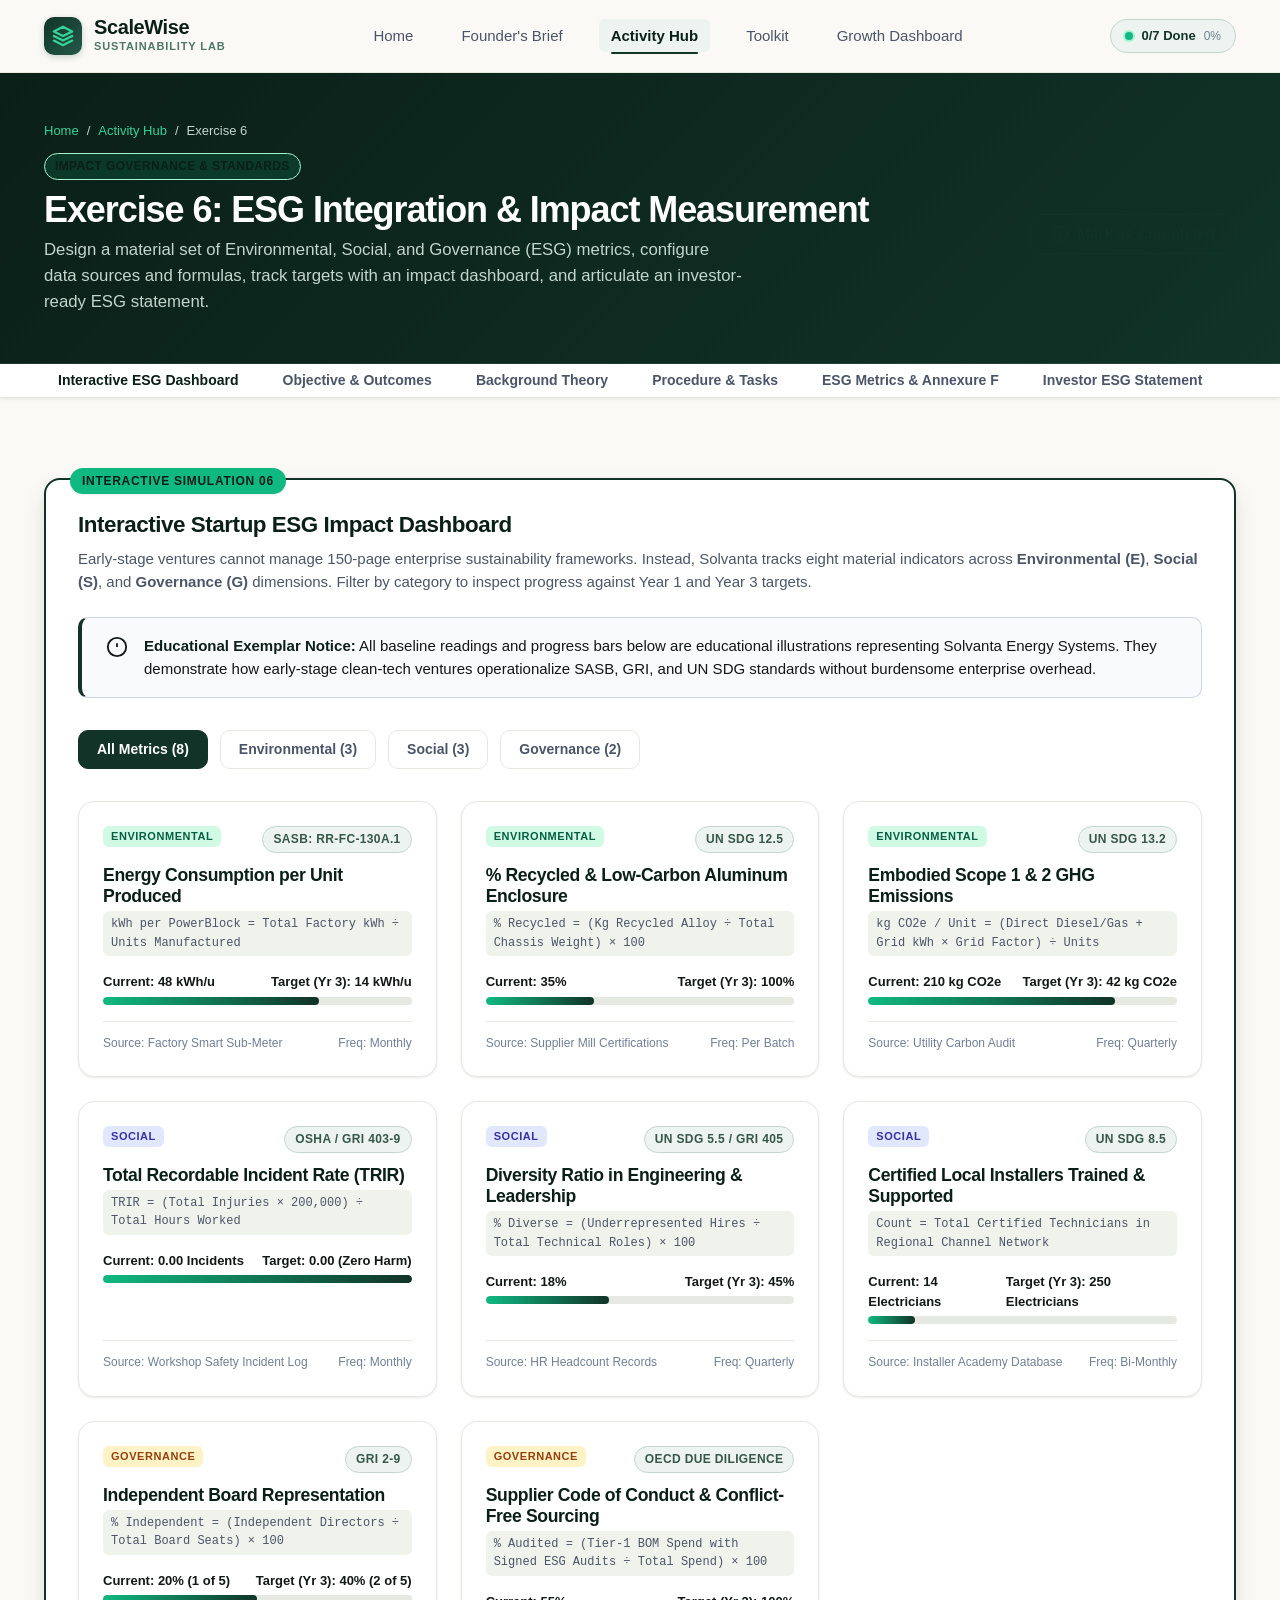
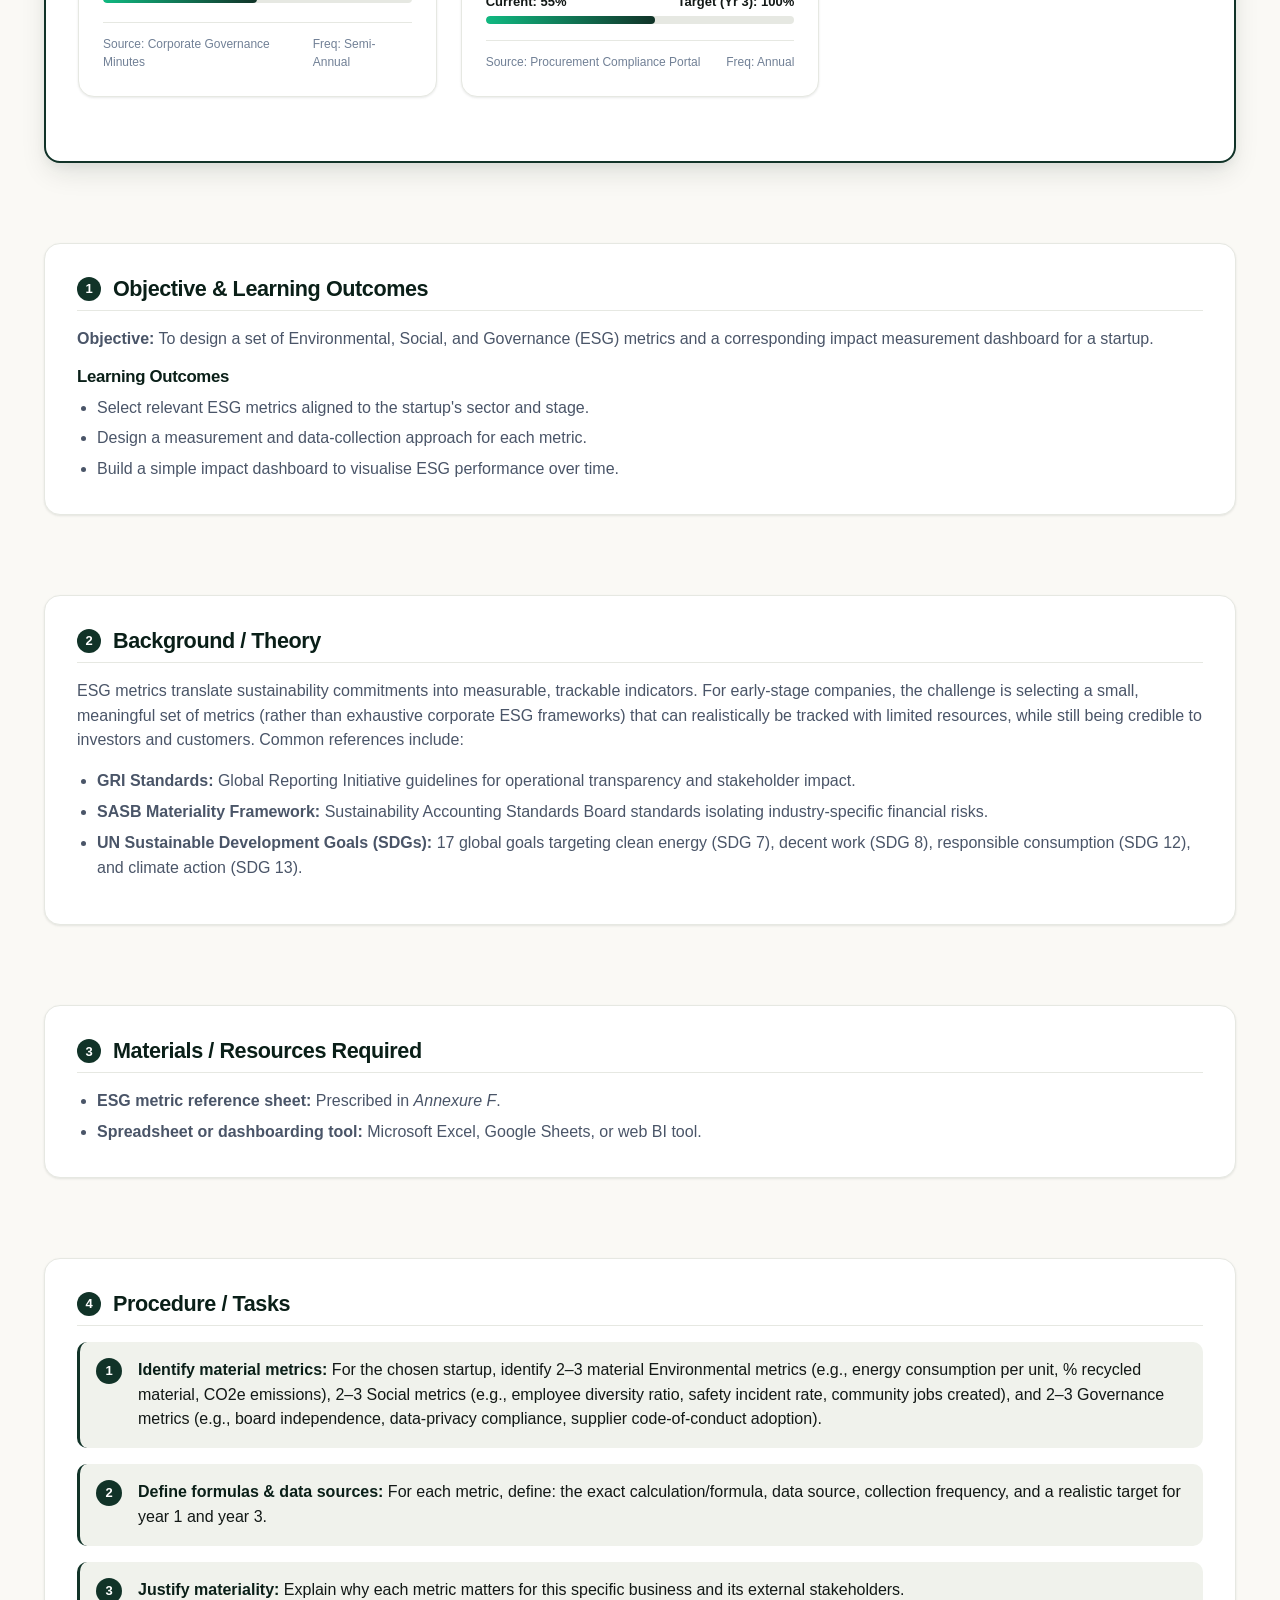
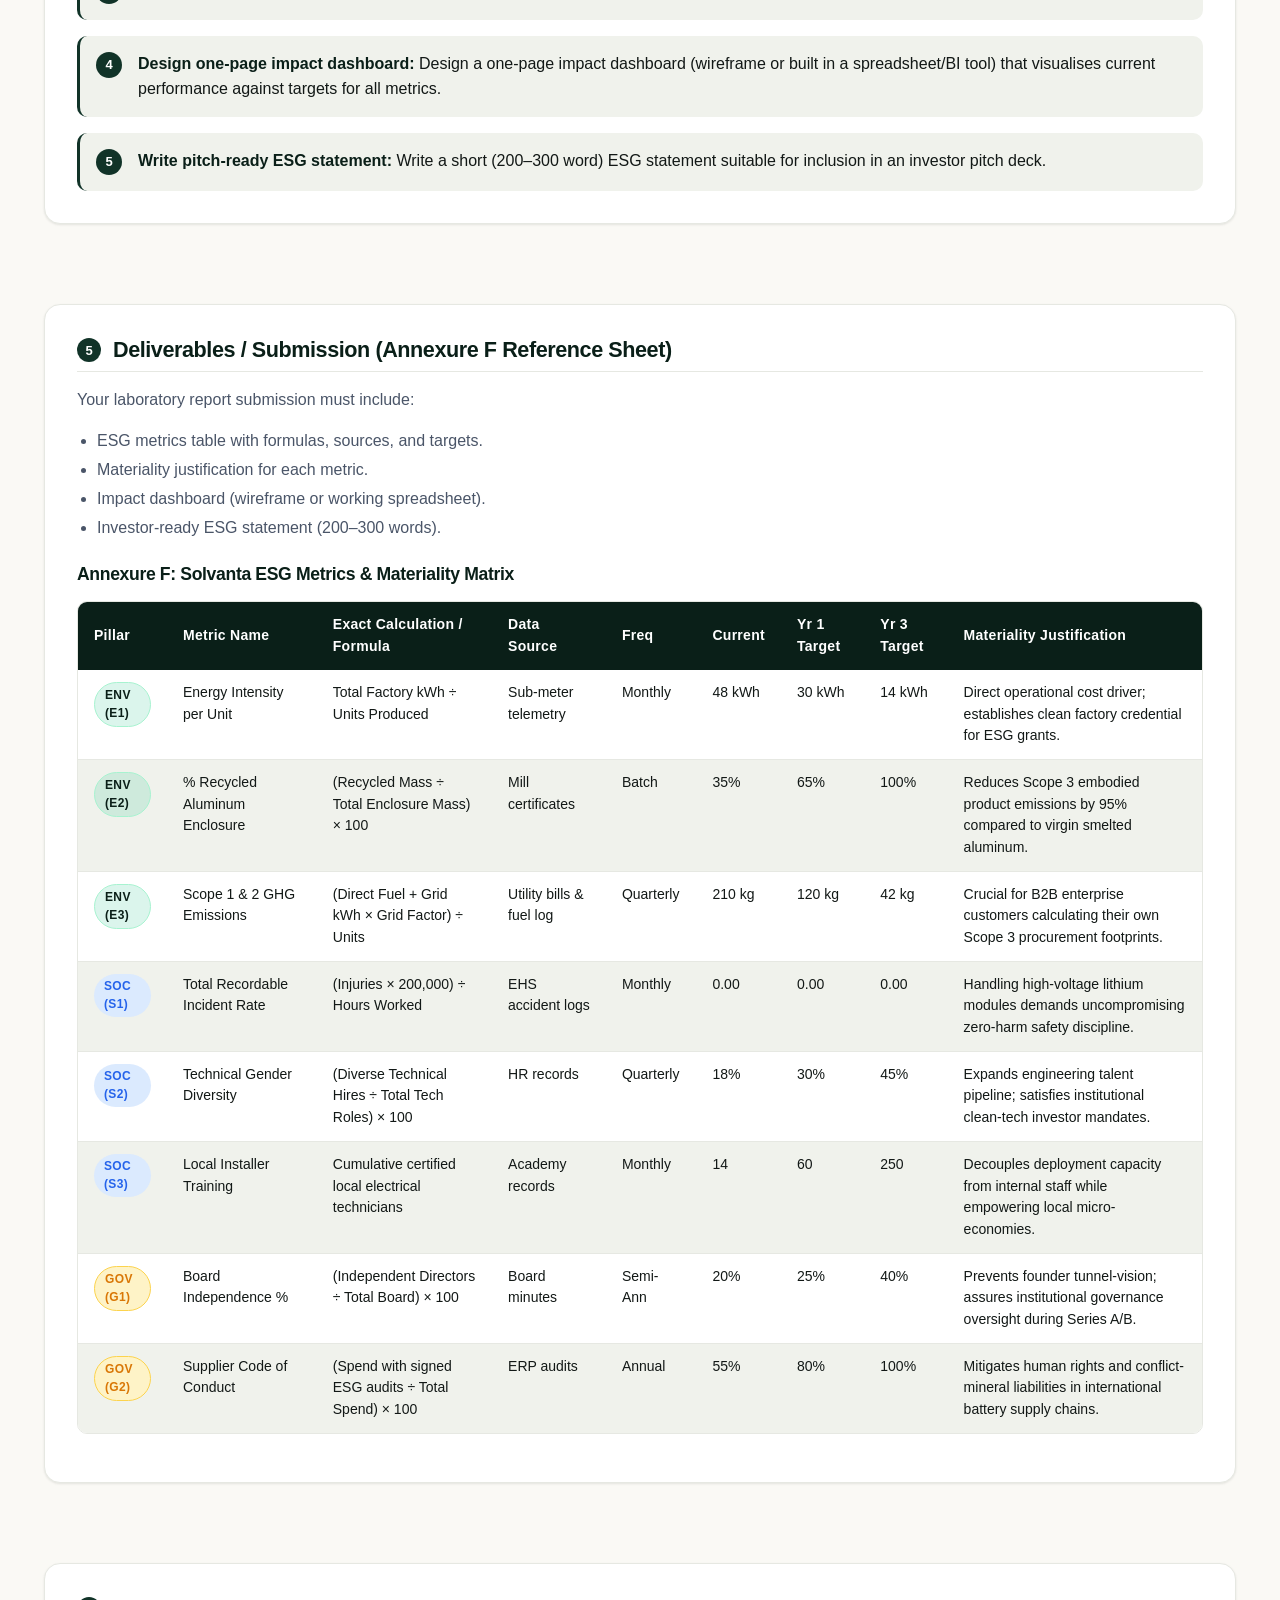
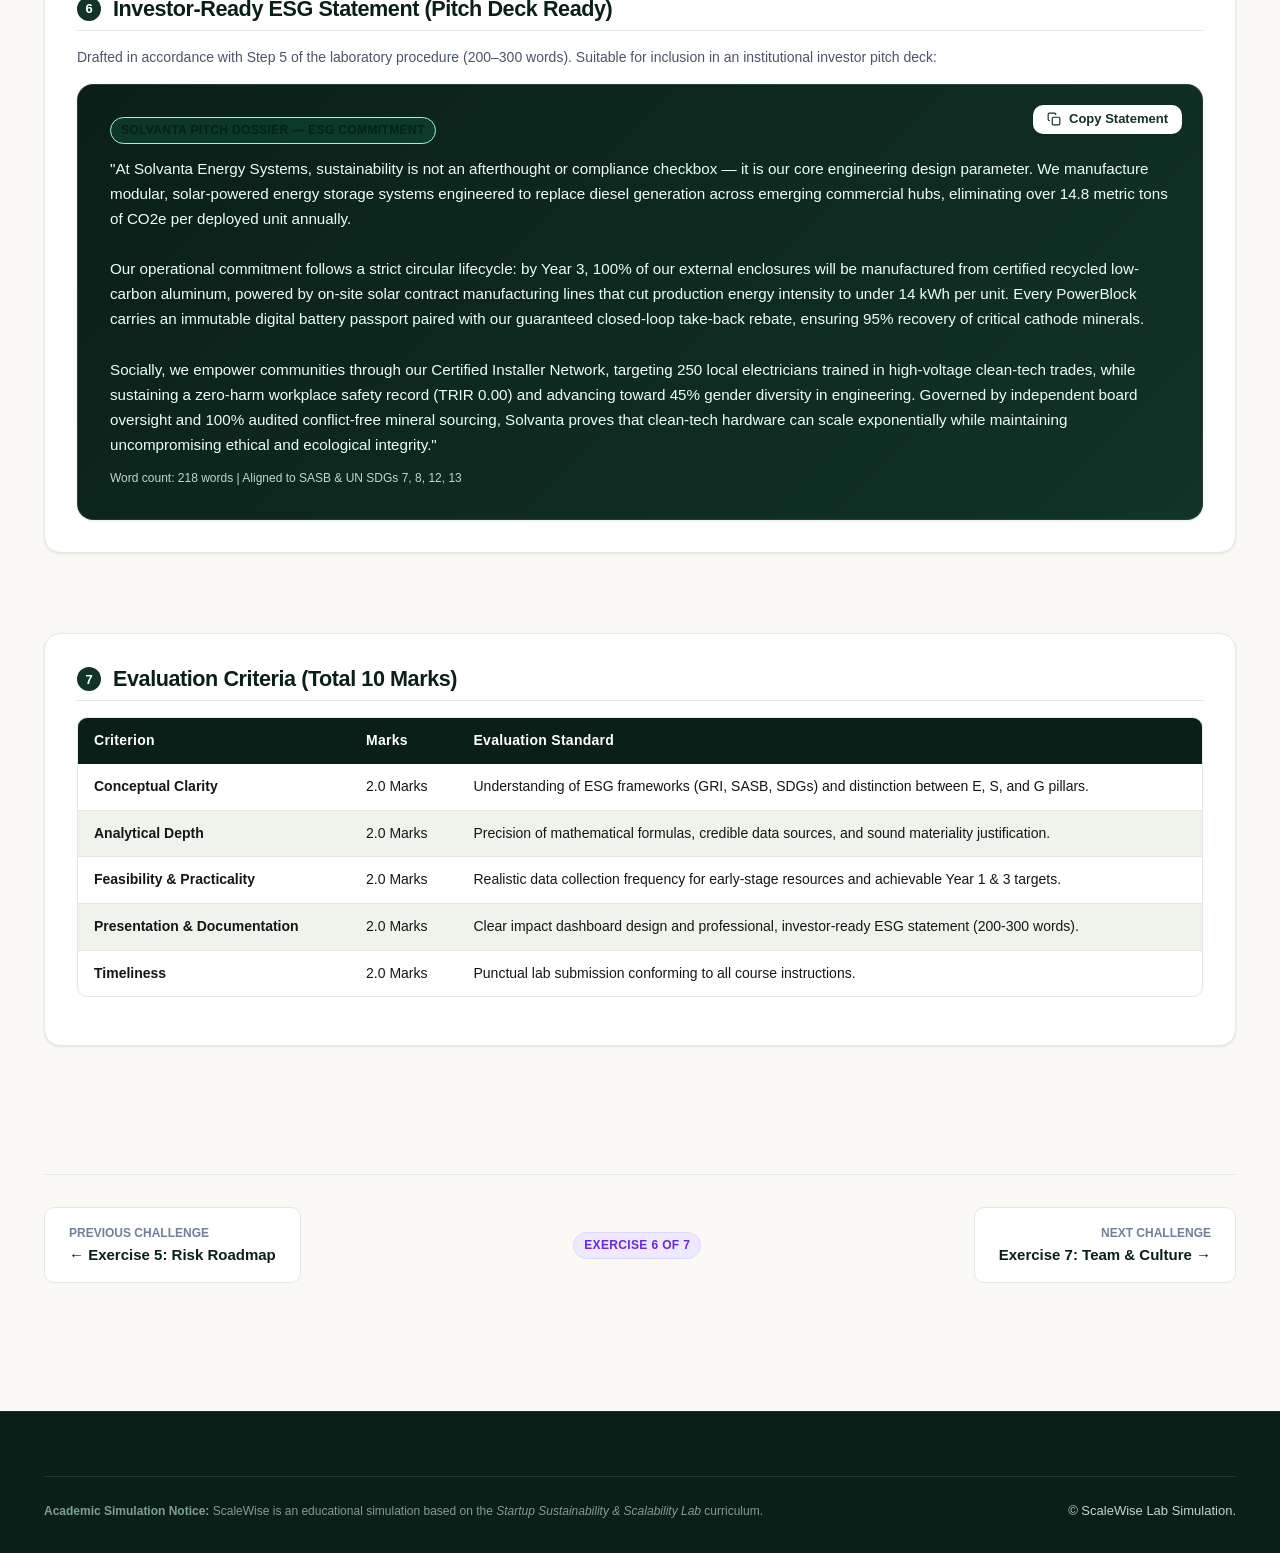
<file: activity-6.html>
<!DOCTYPE html>
<html lang="en">
<head>
  <meta charset="UTF-8">
  <meta name="viewport" content="width=device-width, initial-scale=1.0">
  <title>Exercise 6: ESG Integration and Impact Measurement | ScaleWise</title>
  <meta name="description" content="Exercise 6: ESG Integration and Impact Measurement. Design material Environmental, Social, and Governance metrics, track targets with a live KPI dashboard, and draft an investor pitch ESG statement.">
  <link rel="stylesheet" href="css/main.css">
  <link rel="stylesheet" href="css/activities.css">
</head>
<body>

  <!-- Site Navigation Header -->
  <header class="site-header">
    <div class="container nav-container">
      <a href="index.html" class="brand-link" aria-label="ScaleWise Home">
        <div class="brand-icon">
          <svg width="22" height="22" viewBox="0 0 24 24" fill="none" stroke="currentColor" stroke-width="2.5" stroke-linecap="round" stroke-linejoin="round">
            <path d="M12 2L2 7l10 5 10-5-10-5zM2 17l10 5 10-5M2 12l10 5 10-5"/>
          </svg>
        </div>
        <div class="brand-text">
          <span class="brand-name">ScaleWise</span>
          <span class="brand-sub">Sustainability Lab</span>
        </div>
      </a>

      <!-- Desktop Nav -->
      <nav>
        <ul class="nav-links">
          <li class="nav-item"><a href="index.html">Home</a></li>
          <li class="nav-item"><a href="founder-brief.html">Founder's Brief</a></li>
          <li class="nav-item"><a href="hub.html" class="active">Activity Hub</a></li>
          <li class="nav-item"><a href="toolkit.html">Toolkit</a></li>
          <li class="nav-item"><a href="dashboard.html">Growth Dashboard</a></li>
        </ul>
      </nav>

      <!-- Header Actions -->
      <div class="header-actions">
        <a href="dashboard.html" class="nav-progress-pill" title="View your simulation progress">
          <span class="progress-pill-dot"></span>
          <span class="nav-progress-text">0/7 Done</span>
          <span class="nav-progress-percent" style="color:var(--color-slate-light); font-weight:400; font-size:0.75rem;">(0%)</span>
        </a>

        <button class="mobile-menu-btn" aria-label="Toggle Navigation Menu" aria-expanded="false">
          <span></span>
          <span></span>
          <span></span>
        </button>
      </div>
    </div>
  </header>

  <!-- Mobile Drawer Menu -->
  <div class="mobile-nav">
    <ul class="mobile-nav-links">
      <li><a href="index.html">Home</a></li>
      <li><a href="founder-brief.html">Founder's Brief</a></li>
      <li><a href="hub.html" class="active">Activity Hub (7 Challenges)</a></li>
      <li><a href="toolkit.html">Sustainability Toolkit</a></li>
      <li><a href="dashboard.html">Growth Dashboard</a></li>
    </ul>
  </div>

  <main>
    <!-- Activity Top Banner -->
    <section class="activity-header-bar">
      <div class="container">
        <div class="activity-header-breadcrumb">
          <a href="index.html">Home</a>
          <span>/</span>
          <a href="hub.html">Activity Hub</a>
          <span>/</span>
          <span>Exercise 6</span>
        </div>
        <div class="activity-headline-wrap">
          <div class="activity-headline-left">
            <span class="badge badge-mint" style="margin-bottom:8px;">Impact Governance & Standards</span>
            <h1>Exercise 6: ESG Integration & Impact Measurement</h1>
            <p>
              Design a material set of Environmental, Social, and Governance (ESG) metrics, configure data sources and formulas, track targets with an impact dashboard, and articulate an investor-ready ESG statement.
            </p>
          </div>
          <div class="activity-header-actions">
            <button class="btn btn-outline" data-toggle-complete="activity-6">
              <svg width="18" height="18" viewBox="0 0 24 24" fill="none" stroke="currentColor" stroke-width="2">
                <circle cx="12" cy="12" r="10"></circle>
                <polyline points="12 6 12 12 16 14"></polyline>
              </svg>
              <span>Mark as Completed</span>
            </button>
          </div>
        </div>
      </div>
    </section>

    <!-- Sub-navigation -->
    <div class="activity-nav-subbar">
      <div class="container">
        <ul class="subbar-nav-list">
          <li><a href="#simulation" class="active">Interactive ESG Dashboard</a></li>
          <li><a href="#objective">Objective & Outcomes</a></li>
          <li><a href="#theory">Background Theory</a></li>
          <li><a href="#procedure">Procedure & Tasks</a></li>
          <li><a href="#metrics">ESG Metrics & Annexure F</a></li>
          <li><a href="#statement">Investor ESG Statement</a></li>
          <li><a href="#evaluation">Evaluation Criteria</a></li>
        </ul>
      </div>
    </div>

    <div class="container workspace-layout">

      <!-- INTERACTIVE SIMULATION: ESG IMPACT DASHBOARD -->
      <section id="simulation" class="interactive-simulation-box">
        <span class="simulation-badge">Interactive Simulation 06</span>
        <div class="simulation-header">
          <h3>Interactive Startup ESG Impact Dashboard</h3>
          <p>
            Early-stage ventures cannot manage 150-page enterprise sustainability frameworks. Instead, Solvanta tracks eight material indicators across <strong>Environmental (E)</strong>, <strong>Social (S)</strong>, and <strong>Governance (G)</strong> dimensions. Filter by category to inspect progress against Year 1 and Year 3 targets.
          </p>
        </div>

        <div class="callout callout-academic" style="margin-bottom:var(--space-xl);">
          <svg class="callout-icon" viewBox="0 0 24 24" fill="none" stroke="currentColor" stroke-width="2">
            <circle cx="12" cy="12" r="10"></circle>
            <line x1="12" y1="8" x2="12" y2="12"></line>
            <line x1="12" y1="16" x2="12.01" y2="16"></line>
          </svg>
          <div>
            <strong>Educational Exemplar Notice:</strong>
            All baseline readings and progress bars below are educational illustrations representing Solvanta Energy Systems. They demonstrate how early-stage clean-tech ventures operationalize SASB, GRI, and UN SDG standards without burdensome enterprise overhead.
          </div>
        </div>

        <!-- ESG Category Filter Tabs -->
        <div class="esg-category-tabs">
          <button class="esg-tab-btn active" data-esg-filter="all">All Metrics (8)</button>
          <button class="esg-tab-btn" data-esg-filter="E">Environmental (3)</button>
          <button class="esg-tab-btn" data-esg-filter="S">Social (3)</button>
          <button class="esg-tab-btn" data-esg-filter="G">Governance (2)</button>
        </div>

        <!-- Metric Cards Grid -->
        <div class="esg-cards-grid">

          <!-- Card E1 -->
          <div class="esg-metric-card" data-esg-cat="E">
            <div>
              <div class="esg-card-top">
                <span class="esg-kpi-category esg-badge-E">Environmental</span>
                <span class="badge badge-sage">SASB: RR-FC-130a.1</span>
              </div>
              <h4 class="esg-metric-title">Energy Consumption per Unit Produced</h4>
              <div class="esg-metric-formula">kWh per PowerBlock = Total Factory kWh &divide; Units Manufactured</div>
              
              <div class="esg-progress-group">
                <div class="esg-progress-labels">
                  <span>Current: <strong>48 kWh/u</strong></span>
                  <span>Target (Yr 3): <strong>14 kWh/u</strong></span>
                </div>
                <div class="esg-progress-bar-bg">
                  <div class="esg-progress-bar-fill" style="width: 70%;"></div>
                </div>
              </div>
            </div>
            <div class="esg-card-meta">
              <span>Source: Factory Smart Sub-Meter</span>
              <span>Freq: Monthly</span>
            </div>
          </div>

          <!-- Card E2 -->
          <div class="esg-metric-card" data-esg-cat="E">
            <div>
              <div class="esg-card-top">
                <span class="esg-kpi-category esg-badge-E">Environmental</span>
                <span class="badge badge-sage">UN SDG 12.5</span>
              </div>
              <h4 class="esg-metric-title">% Recycled & Low-Carbon Aluminum Enclosure</h4>
              <div class="esg-metric-formula">% Recycled = (Kg Recycled Alloy &divide; Total Chassis Weight) &times; 100</div>
              
              <div class="esg-progress-group">
                <div class="esg-progress-labels">
                  <span>Current: <strong>35%</strong></span>
                  <span>Target (Yr 3): <strong>100%</strong></span>
                </div>
                <div class="esg-progress-bar-bg">
                  <div class="esg-progress-bar-fill" style="width: 35%;"></div>
                </div>
              </div>
            </div>
            <div class="esg-card-meta">
              <span>Source: Supplier Mill Certifications</span>
              <span>Freq: Per Batch</span>
            </div>
          </div>

          <!-- Card E3 -->
          <div class="esg-metric-card" data-esg-cat="E">
            <div>
              <div class="esg-card-top">
                <span class="esg-kpi-category esg-badge-E">Environmental</span>
                <span class="badge badge-sage">UN SDG 13.2</span>
              </div>
              <h4 class="esg-metric-title">Embodied Scope 1 & 2 GHG Emissions</h4>
              <div class="esg-metric-formula">kg CO2e / Unit = (Direct Diesel/Gas + Grid kWh &times; Grid Factor) &divide; Units</div>
              
              <div class="esg-progress-group">
                <div class="esg-progress-labels">
                  <span>Current: <strong>210 kg CO2e</strong></span>
                  <span>Target (Yr 3): <strong>42 kg CO2e</strong></span>
                </div>
                <div class="esg-progress-bar-bg">
                  <div class="esg-progress-bar-fill" style="width: 80%;"></div>
                </div>
              </div>
            </div>
            <div class="esg-card-meta">
              <span>Source: Utility Carbon Audit</span>
              <span>Freq: Quarterly</span>
            </div>
          </div>

          <!-- Card S1 -->
          <div class="esg-metric-card" data-esg-cat="S">
            <div>
              <div class="esg-card-top">
                <span class="esg-kpi-category esg-badge-S">Social</span>
                <span class="badge badge-sage">OSHA / GRI 403-9</span>
              </div>
              <h4 class="esg-metric-title">Total Recordable Incident Rate (TRIR)</h4>
              <div class="esg-metric-formula">TRIR = (Total Injuries &times; 200,000) &divide; Total Hours Worked</div>
              
              <div class="esg-progress-group">
                <div class="esg-progress-labels">
                  <span>Current: <strong>0.00 Incidents</strong></span>
                  <span>Target: <strong>0.00 (Zero Harm)</strong></span>
                </div>
                <div class="esg-progress-bar-bg">
                  <div class="esg-progress-bar-fill" style="width: 100%;"></div>
                </div>
              </div>
            </div>
            <div class="esg-card-meta">
              <span>Source: Workshop Safety Incident Log</span>
              <span>Freq: Monthly</span>
            </div>
          </div>

          <!-- Card S2 -->
          <div class="esg-metric-card" data-esg-cat="S">
            <div>
              <div class="esg-card-top">
                <span class="esg-kpi-category esg-badge-S">Social</span>
                <span class="badge badge-sage">UN SDG 5.5 / GRI 405</span>
              </div>
              <h4 class="esg-metric-title">Diversity Ratio in Engineering & Leadership</h4>
              <div class="esg-metric-formula">% Diverse = (Underrepresented Hires &divide; Total Technical Roles) &times; 100</div>
              
              <div class="esg-progress-group">
                <div class="esg-progress-labels">
                  <span>Current: <strong>18%</strong></span>
                  <span>Target (Yr 3): <strong>45%</strong></span>
                </div>
                <div class="esg-progress-bar-bg">
                  <div class="esg-progress-bar-fill" style="width: 40%;"></div>
                </div>
              </div>
            </div>
            <div class="esg-card-meta">
              <span>Source: HR Headcount Records</span>
              <span>Freq: Quarterly</span>
            </div>
          </div>

          <!-- Card S3 -->
          <div class="esg-metric-card" data-esg-cat="S">
            <div>
              <div class="esg-card-top">
                <span class="esg-kpi-category esg-badge-S">Social</span>
                <span class="badge badge-sage">UN SDG 8.5</span>
              </div>
              <h4 class="esg-metric-title">Certified Local Installers Trained & Supported</h4>
              <div class="esg-metric-formula">Count = Total Certified Technicians in Regional Channel Network</div>
              
              <div class="esg-progress-group">
                <div class="esg-progress-labels">
                  <span>Current: <strong>14 Electricians</strong></span>
                  <span>Target (Yr 3): <strong>250 Electricians</strong></span>
                </div>
                <div class="esg-progress-bar-bg">
                  <div class="esg-progress-bar-fill" style="width: 15%;"></div>
                </div>
              </div>
            </div>
            <div class="esg-card-meta">
              <span>Source: Installer Academy Database</span>
              <span>Freq: Bi-Monthly</span>
            </div>
          </div>

          <!-- Card G1 -->
          <div class="esg-metric-card" data-esg-cat="G">
            <div>
              <div class="esg-card-top">
                <span class="esg-kpi-category esg-badge-G">Governance</span>
                <span class="badge badge-sage">GRI 2-9</span>
              </div>
              <h4 class="esg-metric-title">Independent Board Representation</h4>
              <div class="esg-metric-formula">% Independent = (Independent Directors &divide; Total Board Seats) &times; 100</div>
              
              <div class="esg-progress-group">
                <div class="esg-progress-labels">
                  <span>Current: <strong>20% (1 of 5)</strong></span>
                  <span>Target (Yr 3): <strong>40% (2 of 5)</strong></span>
                </div>
                <div class="esg-progress-bar-bg">
                  <div class="esg-progress-bar-fill" style="width: 50%;"></div>
                </div>
              </div>
            </div>
            <div class="esg-card-meta">
              <span>Source: Corporate Governance Minutes</span>
              <span>Freq: Semi-Annual</span>
            </div>
          </div>

          <!-- Card G2 -->
          <div class="esg-metric-card" data-esg-cat="G">
            <div>
              <div class="esg-card-top">
                <span class="esg-kpi-category esg-badge-G">Governance</span>
                <span class="badge badge-sage">OECD Due Diligence</span>
              </div>
              <h4 class="esg-metric-title">Supplier Code of Conduct & Conflict-Free Sourcing</h4>
              <div class="esg-metric-formula">% Audited = (Tier-1 BOM Spend with Signed ESG Audits &divide; Total Spend) &times; 100</div>
              
              <div class="esg-progress-group">
                <div class="esg-progress-labels">
                  <span>Current: <strong>55%</strong></span>
                  <span>Target (Yr 3): <strong>100%</strong></span>
                </div>
                <div class="esg-progress-bar-bg">
                  <div class="esg-progress-bar-fill" style="width: 55%;"></div>
                </div>
              </div>
            </div>
            <div class="esg-card-meta">
              <span>Source: Procurement Compliance Portal</span>
              <span>Freq: Annual</span>
            </div>
          </div>

        </div>

      </section>

      <!-- ACADEMIC SECTION 1: OBJECTIVE & OUTCOMES -->
      <section id="objective" class="academic-section">
        <h3 class="academic-section-title">
          <span class="section-num">1</span>
          <span>Objective & Learning Outcomes</span>
        </h3>
        <p><strong>Objective:</strong> To design a set of Environmental, Social, and Governance (ESG) metrics and a corresponding impact measurement dashboard for a startup.</p>
        
        <h4 style="margin-top:var(--space-md); margin-bottom:var(--space-xs); font-size:1.05rem;">Learning Outcomes</h4>
        <ul style="padding-left:20px; color:var(--color-slate); display:flex; flex-direction:column; gap:6px;">
          <li>Select relevant ESG metrics aligned to the startup's sector and stage.</li>
          <li>Design a measurement and data-collection approach for each metric.</li>
          <li>Build a simple impact dashboard to visualise ESG performance over time.</li>
        </ul>
      </section>

      <!-- ACADEMIC SECTION 2: BACKGROUND / THEORY -->
      <section id="theory" class="academic-section">
        <h3 class="academic-section-title">
          <span class="section-num">2</span>
          <span>Background / Theory</span>
        </h3>
        <p>
          ESG metrics translate sustainability commitments into measurable, trackable indicators. For early-stage companies, the challenge is selecting a small, meaningful set of metrics (rather than exhaustive corporate ESG frameworks) that can realistically be tracked with limited resources, while still being credible to investors and customers. Common references include:
        </p>
        <ul style="padding-left:20px; color:var(--color-slate); display:flex; flex-direction:column; gap:6px; margin:var(--space-sm) 0;">
          <li><strong>GRI Standards:</strong> Global Reporting Initiative guidelines for operational transparency and stakeholder impact.</li>
          <li><strong>SASB Materiality Framework:</strong> Sustainability Accounting Standards Board standards isolating industry-specific financial risks.</li>
          <li><strong>UN Sustainable Development Goals (SDGs):</strong> 17 global goals targeting clean energy (SDG 7), decent work (SDG 8), responsible consumption (SDG 12), and climate action (SDG 13).</li>
        </ul>
      </section>

      <!-- ACADEMIC SECTION 3: MATERIALS REQUIRED -->
      <section class="academic-section">
        <h3 class="academic-section-title">
          <span class="section-num">3</span>
          <span>Materials / Resources Required</span>
        </h3>
        <ul style="padding-left:20px; color:var(--color-slate); display:flex; flex-direction:column; gap:6px;">
          <li><strong>ESG metric reference sheet:</strong> Prescribed in <em>Annexure F</em>.</li>
          <li><strong>Spreadsheet or dashboarding tool:</strong> Microsoft Excel, Google Sheets, or web BI tool.</li>
        </ul>
      </section>

      <!-- ACADEMIC SECTION 4: PROCEDURE / TASKS -->
      <section id="procedure" class="academic-section">
        <h3 class="academic-section-title">
          <span class="section-num">4</span>
          <span>Procedure / Tasks</span>
        </h3>
        <ol class="task-list">
          <li class="task-item">
            <span class="task-num-circle">1</span>
            <div class="task-content">
              <strong>Identify material metrics:</strong>
              For the chosen startup, identify 2–3 material Environmental metrics (e.g., energy consumption per unit, % recycled material, CO2e emissions), 2–3 Social metrics (e.g., employee diversity ratio, safety incident rate, community jobs created), and 2–3 Governance metrics (e.g., board independence, data-privacy compliance, supplier code-of-conduct adoption).
            </div>
          </li>
          <li class="task-item">
            <span class="task-num-circle">2</span>
            <div class="task-content">
              <strong>Define formulas & data sources:</strong>
              For each metric, define: the exact calculation/formula, data source, collection frequency, and a realistic target for year 1 and year 3.
            </div>
          </li>
          <li class="task-item">
            <span class="task-num-circle">3</span>
            <div class="task-content">
              <strong>Justify materiality:</strong>
              Explain why each metric matters for this specific business and its external stakeholders.
            </div>
          </li>
          <li class="task-item">
            <span class="task-num-circle">4</span>
            <div class="task-content">
              <strong>Design one-page impact dashboard:</strong>
              Design a one-page impact dashboard (wireframe or built in a spreadsheet/BI tool) that visualises current performance against targets for all metrics.
            </div>
          </li>
          <li class="task-item">
            <span class="task-num-circle">5</span>
            <div class="task-content">
              <strong>Write pitch-ready ESG statement:</strong>
              Write a short (200–300 word) ESG statement suitable for inclusion in an investor pitch deck.
            </div>
          </li>
        </ol>
      </section>

      <!-- ACADEMIC SECTION 5: METRICS TABLE & MATERIALITY (ANNEXURE F) -->
      <section id="metrics" class="academic-section">
        <h3 class="academic-section-title">
          <span class="section-num">5</span>
          <span>Deliverables / Submission (Annexure F Reference Sheet)</span>
        </h3>
        
        <p>Your laboratory report submission must include:</p>
        <ul style="padding-left:20px; color:var(--color-slate); margin-bottom:var(--space-md); display:flex; flex-direction:column; gap:4px;">
          <li>ESG metrics table with formulas, sources, and targets.</li>
          <li>Materiality justification for each metric.</li>
          <li>Impact dashboard (wireframe or working spreadsheet).</li>
          <li>Investor-ready ESG statement (200–300 words).</li>
        </ul>

        <h4 style="margin:var(--space-lg) 0 var(--space-xs); font-size:1.1rem; color:var(--color-forest-dark);">
          Annexure F: Solvanta ESG Metrics & Materiality Matrix
        </h4>

        <div class="data-table-wrap">
          <table class="data-table">
            <thead>
              <tr>
                <th>Pillar</th>
                <th>Metric Name</th>
                <th>Exact Calculation / Formula</th>
                <th>Data Source</th>
                <th>Freq</th>
                <th>Current</th>
                <th>Yr 1 Target</th>
                <th>Yr 3 Target</th>
                <th>Materiality Justification</th>
              </tr>
            </thead>
            <tbody>
              <tr>
                <td><span class="badge badge-mint">Env (E1)</span></td>
                <td>Energy Intensity per Unit</td>
                <td>Total Factory kWh &divide; Units Produced</td>
                <td>Sub-meter telemetry</td>
                <td>Monthly</td>
                <td>48 kWh</td>
                <td>30 kWh</td>
                <td>14 kWh</td>
                <td>Direct operational cost driver; establishes clean factory credential for ESG grants.</td>
              </tr>
              <tr>
                <td><span class="badge badge-mint">Env (E2)</span></td>
                <td>% Recycled Aluminum Enclosure</td>
                <td>(Recycled Mass &divide; Total Enclosure Mass) &times; 100</td>
                <td>Mill certificates</td>
                <td>Batch</td>
                <td>35%</td>
                <td>65%</td>
                <td>100%</td>
                <td>Reduces Scope 3 embodied product emissions by 95% compared to virgin smelted aluminum.</td>
              </tr>
              <tr>
                <td><span class="badge badge-mint">Env (E3)</span></td>
                <td>Scope 1 & 2 GHG Emissions</td>
                <td>(Direct Fuel + Grid kWh &times; Grid Factor) &divide; Units</td>
                <td>Utility bills & fuel log</td>
                <td>Quarterly</td>
                <td>210 kg</td>
                <td>120 kg</td>
                <td>42 kg</td>
                <td>Crucial for B2B enterprise customers calculating their own Scope 3 procurement footprints.</td>
              </tr>
              <tr>
                <td><span class="badge badge-blue">Soc (S1)</span></td>
                <td>Total Recordable Incident Rate</td>
                <td>(Injuries &times; 200,000) &divide; Hours Worked</td>
                <td>EHS accident logs</td>
                <td>Monthly</td>
                <td>0.00</td>
                <td>0.00</td>
                <td>0.00</td>
                <td>Handling high-voltage lithium modules demands uncompromising zero-harm safety discipline.</td>
              </tr>
              <tr>
                <td><span class="badge badge-blue">Soc (S2)</span></td>
                <td>Technical Gender Diversity</td>
                <td>(Diverse Technical Hires &divide; Total Tech Roles) &times; 100</td>
                <td>HR records</td>
                <td>Quarterly</td>
                <td>18%</td>
                <td>30%</td>
                <td>45%</td>
                <td>Expands engineering talent pipeline; satisfies institutional clean-tech investor mandates.</td>
              </tr>
              <tr>
                <td><span class="badge badge-blue">Soc (S3)</span></td>
                <td>Local Installer Training</td>
                <td>Cumulative certified local electrical technicians</td>
                <td>Academy records</td>
                <td>Monthly</td>
                <td>14</td>
                <td>60</td>
                <td>250</td>
                <td>Decouples deployment capacity from internal staff while empowering local micro-economies.</td>
              </tr>
              <tr>
                <td><span class="badge badge-amber">Gov (G1)</span></td>
                <td>Board Independence %</td>
                <td>(Independent Directors &divide; Total Board) &times; 100</td>
                <td>Board minutes</td>
                <td>Semi-Ann</td>
                <td>20%</td>
                <td>25%</td>
                <td>40%</td>
                <td>Prevents founder tunnel-vision; assures institutional governance oversight during Series A/B.</td>
              </tr>
              <tr>
                <td><span class="badge badge-amber">Gov (G2)</span></td>
                <td>Supplier Code of Conduct</td>
                <td>(Spend with signed ESG audits &divide; Total Spend) &times; 100</td>
                <td>ERP audits</td>
                <td>Annual</td>
                <td>55%</td>
                <td>80%</td>
                <td>100%</td>
                <td>Mitigates human rights and conflict-mineral liabilities in international battery supply chains.</td>
              </tr>
            </tbody>
          </table>
        </div>
      </section>

      <!-- ACADEMIC SECTION 6: INVESTOR-READY ESG STATEMENT -->
      <section id="statement" class="academic-section">
        <h3 class="academic-section-title">
          <span class="section-num">6</span>
          <span>Investor-Ready ESG Statement (Pitch Deck Ready)</span>
        </h3>
        <p style="font-size:0.875rem; color:var(--color-slate); margin-bottom:var(--space-md);">
          Drafted in accordance with Step 5 of the laboratory procedure (200–300 words). Suitable for inclusion in an institutional investor pitch deck:
        </p>

        <div class="card card-dark" style="position:relative; padding:var(--space-xl); background:linear-gradient(135deg, var(--color-forest-dark), var(--color-forest));">
          <button id="copy-esg-statement-btn" class="btn btn-sm btn-light" style="position:absolute; top:20px; right:20px;">
            <svg width="14" height="14" viewBox="0 0 24 24" fill="none" stroke="currentColor" stroke-width="2"><rect x="9" y="9" width="13" height="13" rx="2" ry="2"></rect><path d="M5 15H4a2 2 0 0 1-2-2V4a2 2 0 0 1 2-2h9a2 2 0 0 1 2 2v1"></path></svg>
            <span>Copy Statement</span>
          </button>

          <span class="badge badge-mint" style="margin-bottom:12px;">Solvanta Pitch Dossier — ESG Commitment</span>
          <div id="esg-pitch-statement-text" style="font-size:0.95rem; line-height:1.65; color:#F0FDF4;">
            "At Solvanta Energy Systems, sustainability is not an afterthought or compliance checkbox — it is our core engineering design parameter. We manufacture modular, solar-powered energy storage systems engineered to replace diesel generation across emerging commercial hubs, eliminating over 14.8 metric tons of CO2e per deployed unit annually.<br><br>
            Our operational commitment follows a strict circular lifecycle: by Year 3, 100% of our external enclosures will be manufactured from certified recycled low-carbon aluminum, powered by on-site solar contract manufacturing lines that cut production energy intensity to under 14 kWh per unit. Every PowerBlock carries an immutable digital battery passport paired with our guaranteed closed-loop take-back rebate, ensuring 95% recovery of critical cathode minerals.<br><br>
            Socially, we empower communities through our Certified Installer Network, targeting 250 local electricians trained in high-voltage clean-tech trades, while sustaining a zero-harm workplace safety record (TRIR 0.00) and advancing toward 45% gender diversity in engineering. Governed by independent board oversight and 100% audited conflict-free mineral sourcing, Solvanta proves that clean-tech hardware can scale exponentially while maintaining uncompromising ethical and ecological integrity."
          </div>
          <div style="font-size:0.75rem; color:var(--color-sage-subtle); margin-top:12px;">
            Word count: 218 words | Aligned to SASB & UN SDGs 7, 8, 12, 13
          </div>
        </div>
      </section>

      <!-- ACADEMIC SECTION 7: EVALUATION CRITERIA -->
      <section id="evaluation" class="academic-section">
        <h3 class="academic-section-title">
          <span class="section-num">7</span>
          <span>Evaluation Criteria (Total 10 Marks)</span>
        </h3>
        <div class="data-table-wrap">
          <table class="data-table">
            <thead>
              <tr>
                <th>Criterion</th>
                <th>Marks</th>
                <th>Evaluation Standard</th>
              </tr>
            </thead>
            <tbody>
              <tr>
                <td><strong>Conceptual Clarity</strong></td>
                <td>2.0 Marks</td>
                <td>Understanding of ESG frameworks (GRI, SASB, SDGs) and distinction between E, S, and G pillars.</td>
              </tr>
              <tr>
                <td><strong>Analytical Depth</strong></td>
                <td>2.0 Marks</td>
                <td>Precision of mathematical formulas, credible data sources, and sound materiality justification.</td>
              </tr>
              <tr>
                <td><strong>Feasibility & Practicality</strong></td>
                <td>2.0 Marks</td>
                <td>Realistic data collection frequency for early-stage resources and achievable Year 1 & 3 targets.</td>
              </tr>
              <tr>
                <td><strong>Presentation & Documentation</strong></td>
                <td>2.0 Marks</td>
                <td>Clear impact dashboard design and professional, investor-ready ESG statement (200-300 words).</td>
              </tr>
              <tr>
                <td><strong>Timeliness</strong></td>
                <td>2.0 Marks</td>
                <td>Punctual lab submission conforming to all course instructions.</td>
              </tr>
            </tbody>
          </table>
        </div>
      </section>

      <!-- Activity Pagination -->
      <div class="activity-pagination">
        <a href="activity-5.html" class="pagination-btn">
          <span class="pagination-label">Previous Challenge</span>
          <span class="pagination-title">← Exercise 5: Risk Roadmap</span>
        </a>

        <div style="text-align:center;">
          <span class="badge badge-academic">Exercise 6 of 7</span>
        </div>

        <a href="activity-7.html" class="pagination-btn" style="text-align:right;">
          <span class="pagination-label">Next Challenge</span>
          <span class="pagination-title">Exercise 7: Team & Culture →</span>
        </a>
      </div>

    </div>
  </main>

  <!-- Global Footer -->
  <footer class="site-footer">
    <div class="container">
      <div class="footer-bottom">
        <div class="academic-attribution">
          <strong>Academic Simulation Notice:</strong> ScaleWise is an educational simulation based on the <em>Startup Sustainability & Scalability Lab</em> curriculum.
        </div>
        <div>&copy; ScaleWise Lab Simulation.</div>
      </div>
    </div>
  </footer>

  <script src="js/app.js"></script>
  <script src="js/activities.js"></script>
</body>
</html>
</file>
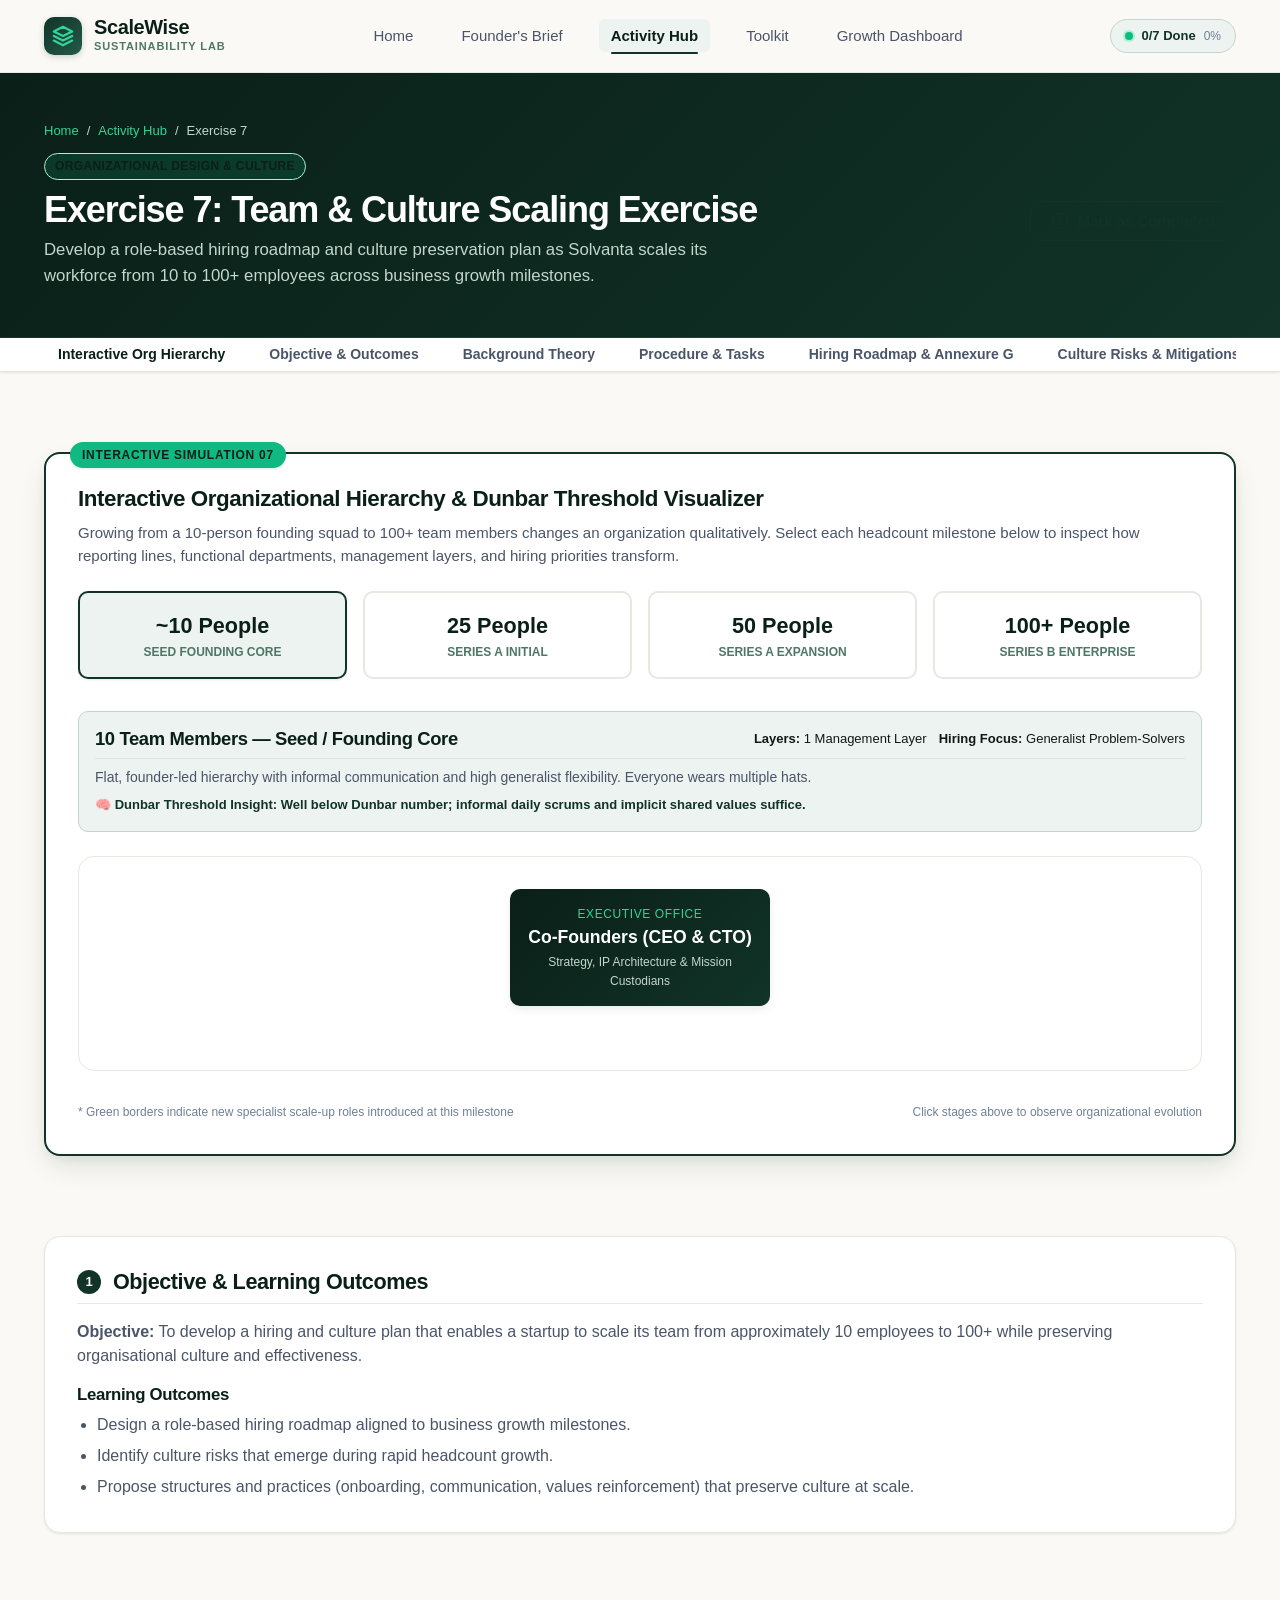
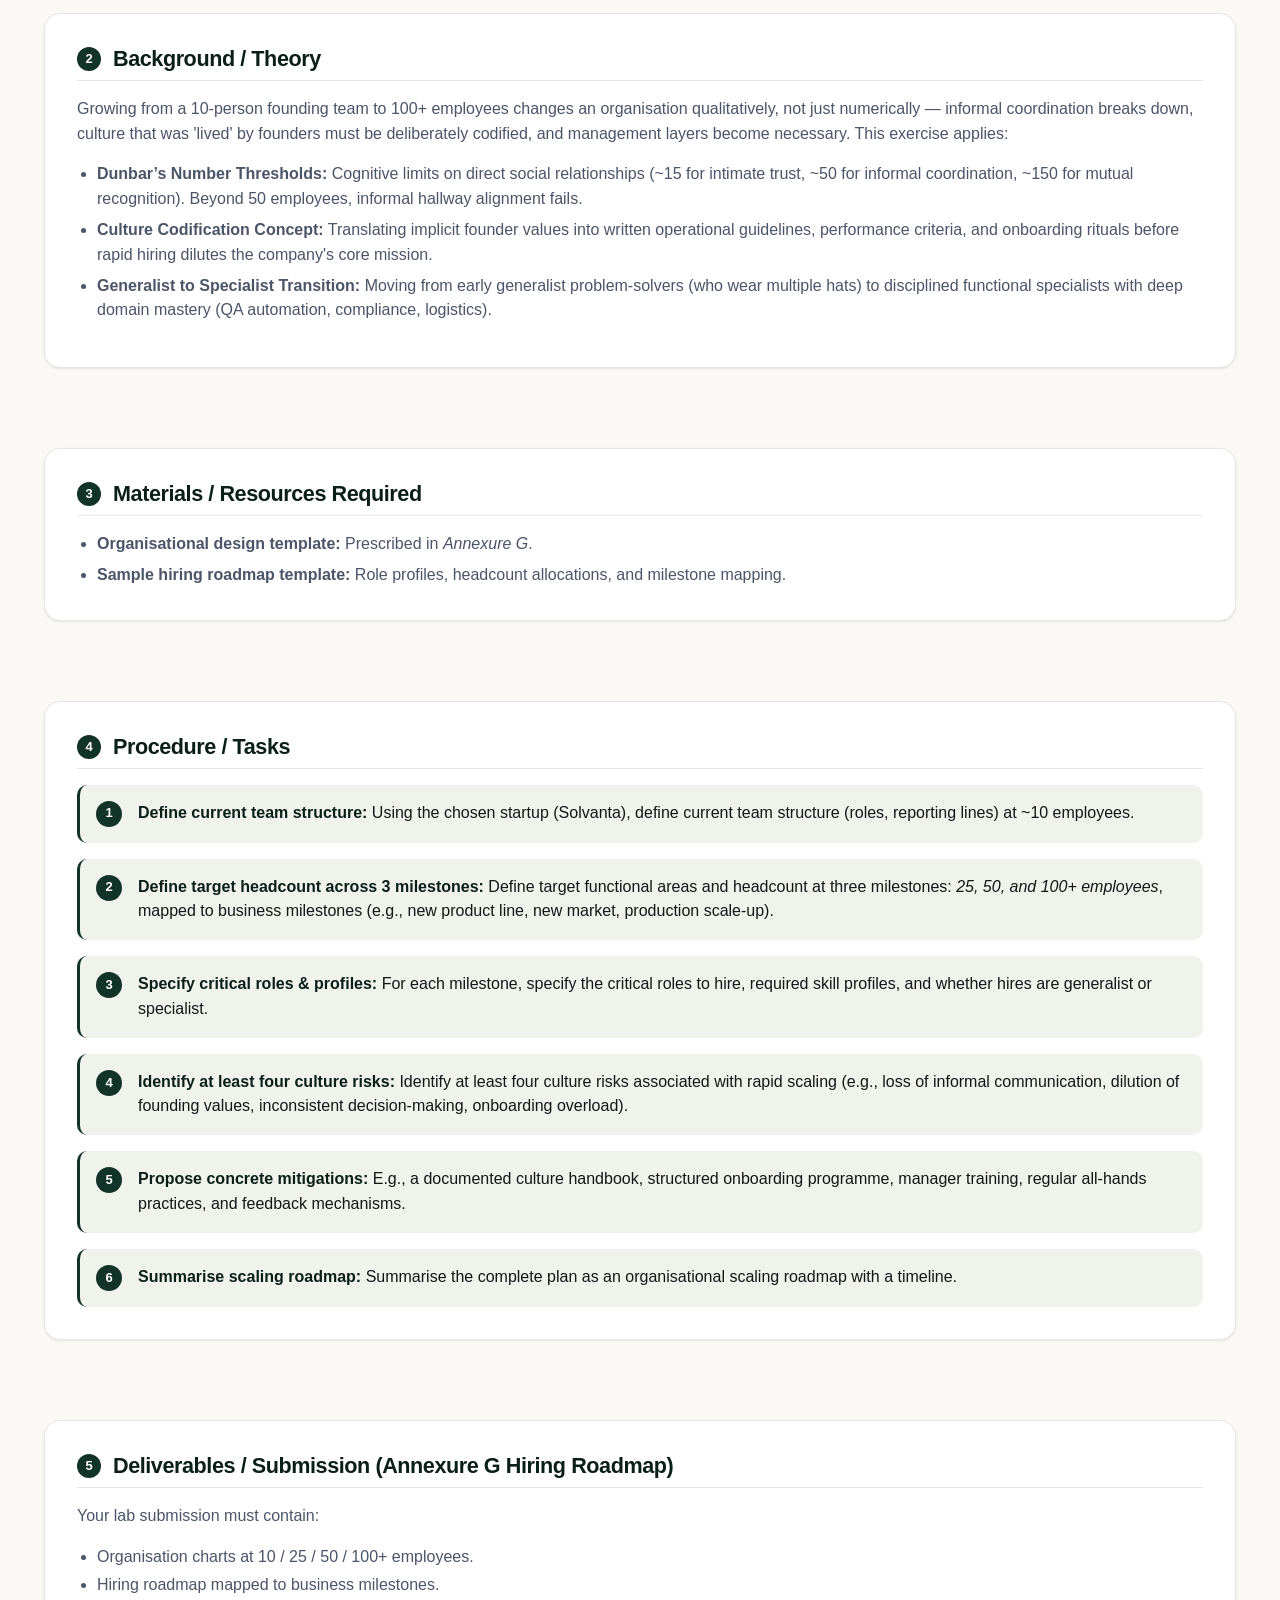
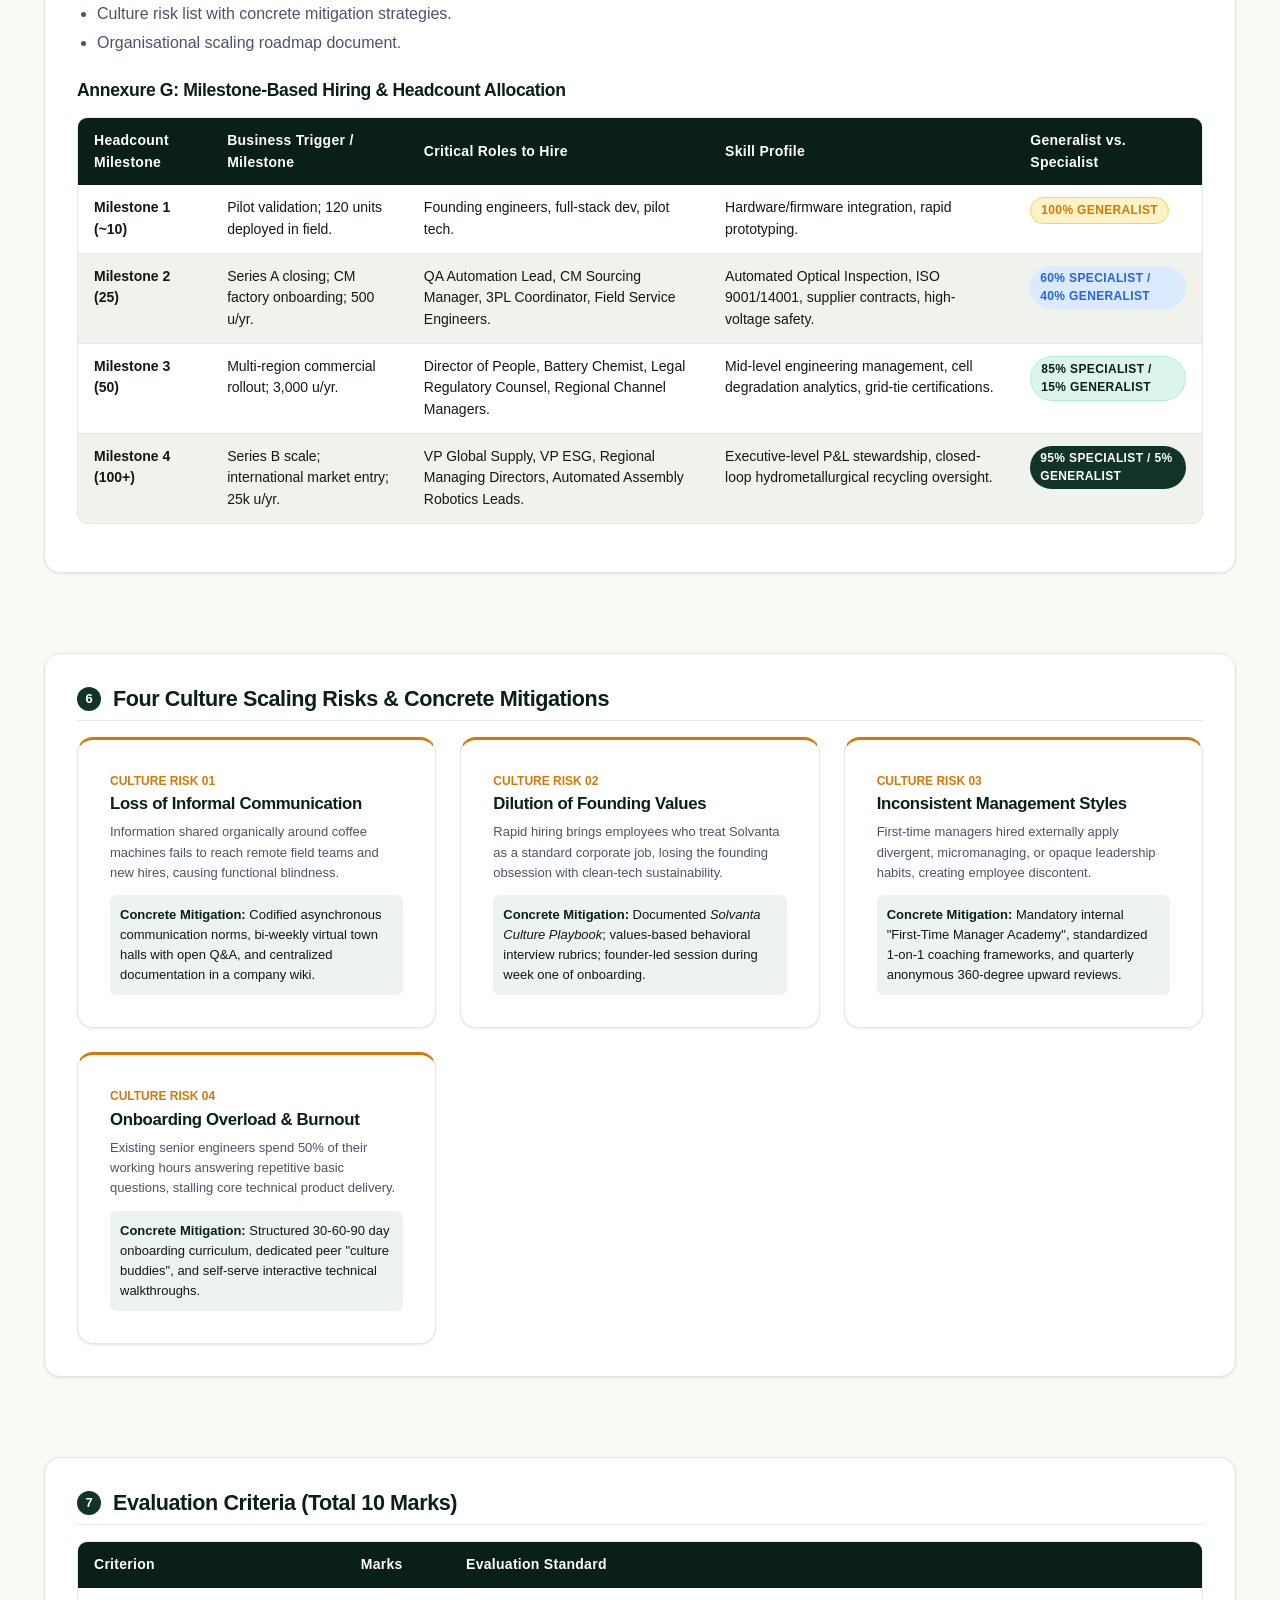
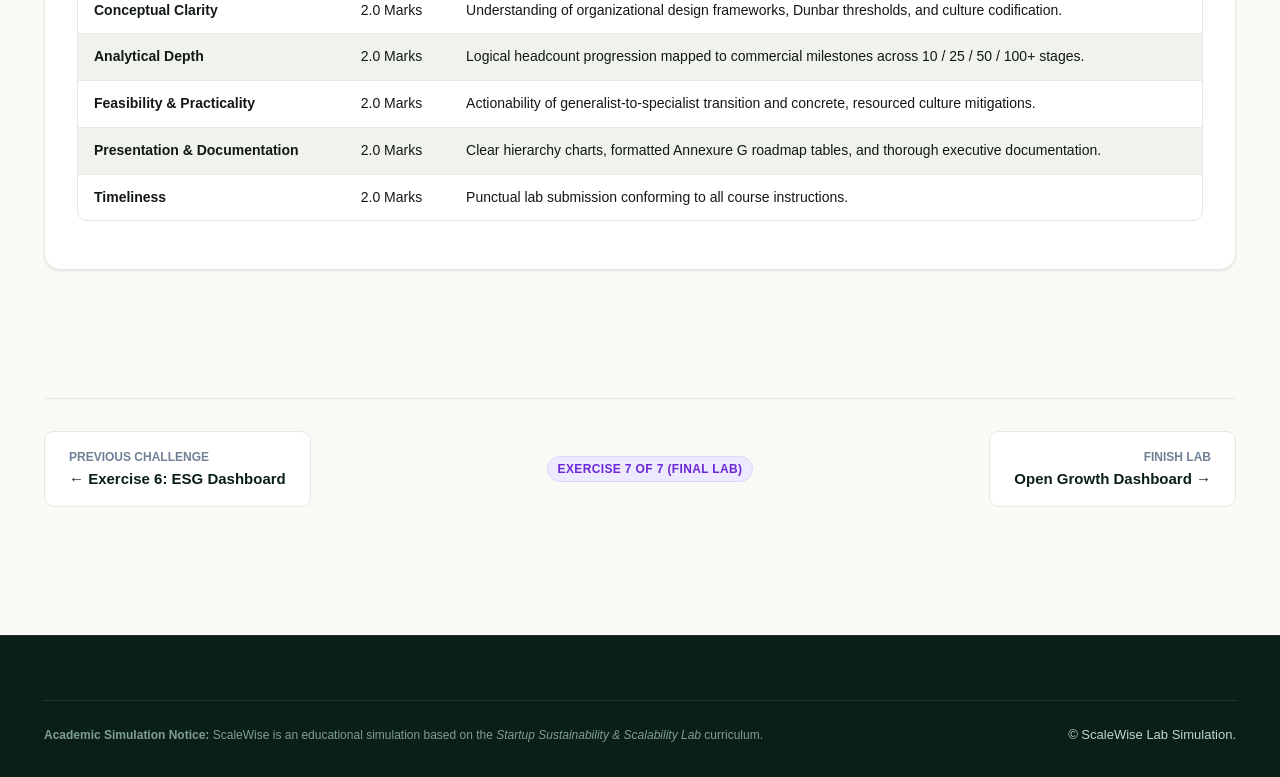
<file: activity-7.html>
<!DOCTYPE html>
<html lang="en">
<head>
  <meta charset="UTF-8">
  <meta name="viewport" content="width=device-width, initial-scale=1.0">
  <title>Exercise 7: Team and Culture Scaling Exercise | ScaleWise</title>
  <meta name="description" content="Exercise 7: Team and Culture Scaling Exercise. Scale organizational structure from 10 to 100+ employees, manage Dunbar threshold transitions, and codify culture.">
  <link rel="stylesheet" href="css/main.css">
  <link rel="stylesheet" href="css/activities.css">
</head>
<body>

  <!-- Site Navigation Header -->
  <header class="site-header">
    <div class="container nav-container">
      <a href="index.html" class="brand-link" aria-label="ScaleWise Home">
        <div class="brand-icon">
          <svg width="22" height="22" viewBox="0 0 24 24" fill="none" stroke="currentColor" stroke-width="2.5" stroke-linecap="round" stroke-linejoin="round">
            <path d="M12 2L2 7l10 5 10-5-10-5zM2 17l10 5 10-5M2 12l10 5 10-5"/>
          </svg>
        </div>
        <div class="brand-text">
          <span class="brand-name">ScaleWise</span>
          <span class="brand-sub">Sustainability Lab</span>
        </div>
      </a>

      <!-- Desktop Nav -->
      <nav>
        <ul class="nav-links">
          <li class="nav-item"><a href="index.html">Home</a></li>
          <li class="nav-item"><a href="founder-brief.html">Founder's Brief</a></li>
          <li class="nav-item"><a href="hub.html" class="active">Activity Hub</a></li>
          <li class="nav-item"><a href="toolkit.html">Toolkit</a></li>
          <li class="nav-item"><a href="dashboard.html">Growth Dashboard</a></li>
        </ul>
      </nav>

      <!-- Header Actions -->
      <div class="header-actions">
        <a href="dashboard.html" class="nav-progress-pill" title="View your simulation progress">
          <span class="progress-pill-dot"></span>
          <span class="nav-progress-text">0/7 Done</span>
          <span class="nav-progress-percent" style="color:var(--color-slate-light); font-weight:400; font-size:0.75rem;">(0%)</span>
        </a>

        <button class="mobile-menu-btn" aria-label="Toggle Navigation Menu" aria-expanded="false">
          <span></span>
          <span></span>
          <span></span>
        </button>
      </div>
    </div>
  </header>

  <!-- Mobile Drawer Menu -->
  <div class="mobile-nav">
    <ul class="mobile-nav-links">
      <li><a href="index.html">Home</a></li>
      <li><a href="founder-brief.html">Founder's Brief</a></li>
      <li><a href="hub.html" class="active">Activity Hub (7 Challenges)</a></li>
      <li><a href="toolkit.html">Sustainability Toolkit</a></li>
      <li><a href="dashboard.html">Growth Dashboard</a></li>
    </ul>
  </div>

  <main>
    <!-- Activity Top Banner -->
    <section class="activity-header-bar">
      <div class="container">
        <div class="activity-header-breadcrumb">
          <a href="index.html">Home</a>
          <span>/</span>
          <a href="hub.html">Activity Hub</a>
          <span>/</span>
          <span>Exercise 7</span>
        </div>
        <div class="activity-headline-wrap">
          <div class="activity-headline-left">
            <span class="badge badge-mint" style="margin-bottom:8px;">Organizational Design & Culture</span>
            <h1>Exercise 7: Team & Culture Scaling Exercise</h1>
            <p>
              Develop a role-based hiring roadmap and culture preservation plan as Solvanta scales its workforce from 10 to 100+ employees across business growth milestones.
            </p>
          </div>
          <div class="activity-header-actions">
            <button class="btn btn-outline" data-toggle-complete="activity-7">
              <svg width="18" height="18" viewBox="0 0 24 24" fill="none" stroke="currentColor" stroke-width="2">
                <circle cx="12" cy="12" r="10"></circle>
                <polyline points="12 6 12 12 16 14"></polyline>
              </svg>
              <span>Mark as Completed</span>
            </button>
          </div>
        </div>
      </div>
    </section>

    <!-- Sub-navigation -->
    <div class="activity-nav-subbar">
      <div class="container">
        <ul class="subbar-nav-list">
          <li><a href="#simulation" class="active">Interactive Org Hierarchy</a></li>
          <li><a href="#objective">Objective & Outcomes</a></li>
          <li><a href="#theory">Background Theory</a></li>
          <li><a href="#procedure">Procedure & Tasks</a></li>
          <li><a href="#roadmap">Hiring Roadmap & Annexure G</a></li>
          <li><a href="#culturerisks">Culture Risks & Mitigations</a></li>
          <li><a href="#evaluation">Evaluation Criteria</a></li>
        </ul>
      </div>
    </div>

    <div class="container workspace-layout">

      <!-- INTERACTIVE SIMULATION: ORGANIZATIONAL GROWTH STAGES -->
      <section id="simulation" class="interactive-simulation-box">
        <span class="simulation-badge">Interactive Simulation 07</span>
        <div class="simulation-header">
          <h3>Interactive Organizational Hierarchy & Dunbar Threshold Visualizer</h3>
          <p>
            Growing from a 10-person founding squad to 100+ team members changes an organization qualitatively. Select each headcount milestone below to inspect how reporting lines, functional departments, management layers, and hiring priorities transform.
          </p>
        </div>

        <!-- Stage Switcher Tabs: 10, 25, 50, 100+ -->
        <div class="org-stage-selector">
          <div class="org-stage-card active" data-org-size="10">
            <div class="org-stage-count">~10 People</div>
            <div class="org-stage-phase">Seed Founding Core</div>
          </div>
          <div class="org-stage-card" data-org-size="25">
            <div class="org-stage-count">25 People</div>
            <div class="org-stage-phase">Series A Initial</div>
          </div>
          <div class="org-stage-card" data-org-size="50">
            <div class="org-stage-count">50 People</div>
            <div class="org-stage-phase">Series A Expansion</div>
          </div>
          <div class="org-stage-card" data-org-size="100">
            <div class="org-stage-count">100+ People</div>
            <div class="org-stage-phase">Series B Enterprise</div>
          </div>
        </div>

        <!-- Dynamic Stage Meta Header -->
        <div style="background:var(--color-sage-tint); border:1px solid var(--color-sage-subtle); border-radius:var(--radius-md); padding:var(--space-md); margin-bottom:var(--space-lg);">
          <div style="display:flex; justify-content:space-between; align-items:center; flex-wrap:wrap; gap:var(--space-sm); border-bottom:1px solid rgba(0,0,0,0.06); padding-bottom:8px; margin-bottom:8px;">
            <h4 id="org-stage-name" style="margin:0; font-size:1.15rem; color:var(--color-forest-dark);">
              10 Team Members — Seed / Founding Core
            </h4>
            <div style="display:flex; gap:12px; font-size:0.8125rem;">
              <span><strong>Layers:</strong> <span id="org-stage-layers">1 Management Layer</span></span>
              <span><strong>Hiring Focus:</strong> <span id="org-stage-priority">Generalist Problem-Solvers</span></span>
            </div>
          </div>
          <p id="org-stage-desc" style="font-size:0.875rem; color:var(--color-slate); margin:0;">
            Flat, founder-led hierarchy with informal communication and high generalist flexibility. Everyone wears multiple hats.
          </p>
          <div style="margin-top:6px; font-size:0.8125rem; color:var(--color-forest); font-weight:600;">
            🧠 <strong>Dunbar Threshold Insight:</strong> <span id="org-stage-dunbar">Well below Dunbar number; informal daily scrums and implicit shared values suffice.</span>
          </div>
        </div>

        <!-- Dynamic Org Chart Wrapper -->
        <div class="org-tree-wrapper">
          <!-- Top Executive Node -->
          <div class="org-node-ceo">
            <div style="font-size:0.75rem; text-transform:uppercase; letter-spacing:0.05em; color:var(--color-mint-light);">Executive Office</div>
            <div style="font-size:1.1rem; font-weight:700;">Co-Founders (CEO & CTO)</div>
            <div style="font-size:0.75rem; color:var(--color-sage-subtle); margin-top:2px;">Strategy, IP Architecture & Mission Custodians</div>
          </div>

          <!-- Dynamic Departments Row populated by activities.js -->
          <div id="org-depts-container" class="org-departments-row">
            <!-- Populated dynamically via activities.js -->
          </div>
        </div>

        <div style="display:flex; justify-content:space-between; align-items:center; font-size:0.75rem; color:var(--color-slate-light);">
          <span>* Green borders indicate new specialist scale-up roles introduced at this milestone</span>
          <span>Click stages above to observe organizational evolution</span>
        </div>

      </section>

      <!-- ACADEMIC SECTION 1: OBJECTIVE & OUTCOMES -->
      <section id="objective" class="academic-section">
        <h3 class="academic-section-title">
          <span class="section-num">1</span>
          <span>Objective & Learning Outcomes</span>
        </h3>
        <p><strong>Objective:</strong> To develop a hiring and culture plan that enables a startup to scale its team from approximately 10 employees to 100+ while preserving organisational culture and effectiveness.</p>
        
        <h4 style="margin-top:var(--space-md); margin-bottom:var(--space-xs); font-size:1.05rem;">Learning Outcomes</h4>
        <ul style="padding-left:20px; color:var(--color-slate); display:flex; flex-direction:column; gap:6px;">
          <li>Design a role-based hiring roadmap aligned to business growth milestones.</li>
          <li>Identify culture risks that emerge during rapid headcount growth.</li>
          <li>Propose structures and practices (onboarding, communication, values reinforcement) that preserve culture at scale.</li>
        </ul>
      </section>

      <!-- ACADEMIC SECTION 2: BACKGROUND / THEORY -->
      <section id="theory" class="academic-section">
        <h3 class="academic-section-title">
          <span class="section-num">2</span>
          <span>Background / Theory</span>
        </h3>
        <p>
          Growing from a 10-person founding team to 100+ employees changes an organisation qualitatively, not just numerically — informal coordination breaks down, culture that was 'lived' by founders must be deliberately codified, and management layers become necessary. This exercise applies:
        </p>
        <ul style="padding-left:20px; color:var(--color-slate); display:flex; flex-direction:column; gap:6px; margin:var(--space-sm) 0;">
          <li><strong>Dunbar’s Number Thresholds:</strong> Cognitive limits on direct social relationships (~15 for intimate trust, ~50 for informal coordination, ~150 for mutual recognition). Beyond 50 employees, informal hallway alignment fails.</li>
          <li><strong>Culture Codification Concept:</strong> Translating implicit founder values into written operational guidelines, performance criteria, and onboarding rituals before rapid hiring dilutes the company's core mission.</li>
          <li><strong>Generalist to Specialist Transition:</strong> Moving from early generalist problem-solvers (who wear multiple hats) to disciplined functional specialists with deep domain mastery (QA automation, compliance, logistics).</li>
        </ul>
      </section>

      <!-- ACADEMIC SECTION 3: MATERIALS REQUIRED -->
      <section class="academic-section">
        <h3 class="academic-section-title">
          <span class="section-num">3</span>
          <span>Materials / Resources Required</span>
        </h3>
        <ul style="padding-left:20px; color:var(--color-slate); display:flex; flex-direction:column; gap:6px;">
          <li><strong>Organisational design template:</strong> Prescribed in <em>Annexure G</em>.</li>
          <li><strong>Sample hiring roadmap template:</strong> Role profiles, headcount allocations, and milestone mapping.</li>
        </ul>
      </section>

      <!-- ACADEMIC SECTION 4: PROCEDURE / TASKS -->
      <section id="procedure" class="academic-section">
        <h3 class="academic-section-title">
          <span class="section-num">4</span>
          <span>Procedure / Tasks</span>
        </h3>
        <ol class="task-list">
          <li class="task-item">
            <span class="task-num-circle">1</span>
            <div class="task-content">
              <strong>Define current team structure:</strong>
              Using the chosen startup (Solvanta), define current team structure (roles, reporting lines) at ~10 employees.
            </div>
          </li>
          <li class="task-item">
            <span class="task-num-circle">2</span>
            <div class="task-content">
              <strong>Define target headcount across 3 milestones:</strong>
              Define target functional areas and headcount at three milestones: <em>25, 50, and 100+ employees</em>, mapped to business milestones (e.g., new product line, new market, production scale-up).
            </div>
          </li>
          <li class="task-item">
            <span class="task-num-circle">3</span>
            <div class="task-content">
              <strong>Specify critical roles & profiles:</strong>
              For each milestone, specify the critical roles to hire, required skill profiles, and whether hires are generalist or specialist.
            </div>
          </li>
          <li class="task-item">
            <span class="task-num-circle">4</span>
            <div class="task-content">
              <strong>Identify at least four culture risks:</strong>
              Identify at least four culture risks associated with rapid scaling (e.g., loss of informal communication, dilution of founding values, inconsistent decision-making, onboarding overload).
            </div>
          </li>
          <li class="task-item">
            <span class="task-num-circle">5</span>
            <div class="task-content">
              <strong>Propose concrete mitigations:</strong>
              E.g., a documented culture handbook, structured onboarding programme, manager training, regular all-hands practices, and feedback mechanisms.
            </div>
          </li>
          <li class="task-item">
            <span class="task-num-circle">6</span>
            <div class="task-content">
              <strong>Summarise scaling roadmap:</strong>
              Summarise the complete plan as an organisational scaling roadmap with a timeline.
            </div>
          </li>
        </ol>
      </section>

      <!-- ACADEMIC SECTION 5: DELIVERABLES & ANNEXURE G ROADMAP -->
      <section id="roadmap" class="academic-section">
        <h3 class="academic-section-title">
          <span class="section-num">5</span>
          <span>Deliverables / Submission (Annexure G Hiring Roadmap)</span>
        </h3>
        
        <p>Your lab submission must contain:</p>
        <ul style="padding-left:20px; color:var(--color-slate); margin-bottom:var(--space-md); display:flex; flex-direction:column; gap:4px;">
          <li>Organisation charts at 10 / 25 / 50 / 100+ employees.</li>
          <li>Hiring roadmap mapped to business milestones.</li>
          <li>Culture risk list with concrete mitigation strategies.</li>
          <li>Organisational scaling roadmap document.</li>
        </ul>

        <h4 style="margin:var(--space-lg) 0 var(--space-xs); font-size:1.1rem; color:var(--color-forest-dark);">
          Annexure G: Milestone-Based Hiring & Headcount Allocation
        </h4>

        <div class="data-table-wrap">
          <table class="data-table">
            <thead>
              <tr>
                <th>Headcount Milestone</th>
                <th>Business Trigger / Milestone</th>
                <th>Critical Roles to Hire</th>
                <th>Skill Profile</th>
                <th>Generalist vs. Specialist</th>
              </tr>
            </thead>
            <tbody>
              <tr>
                <td><strong>Milestone 1 (~10)</strong></td>
                <td>Pilot validation; 120 units deployed in field.</td>
                <td>Founding engineers, full-stack dev, pilot tech.</td>
                <td>Hardware/firmware integration, rapid prototyping.</td>
                <td><span class="badge badge-amber">100% Generalist</span></td>
              </tr>
              <tr>
                <td><strong>Milestone 2 (25)</strong></td>
                <td>Series A closing; CM factory onboarding; 500 u/yr.</td>
                <td>QA Automation Lead, CM Sourcing Manager, 3PL Coordinator, Field Service Engineers.</td>
                <td>Automated Optical Inspection, ISO 9001/14001, supplier contracts, high-voltage safety.</td>
                <td><span class="badge badge-blue">60% Specialist / 40% Generalist</span></td>
              </tr>
              <tr>
                <td><strong>Milestone 3 (50)</strong></td>
                <td>Multi-region commercial rollout; 3,000 u/yr.</td>
                <td>Director of People, Battery Chemist, Legal Regulatory Counsel, Regional Channel Managers.</td>
                <td>Mid-level engineering management, cell degradation analytics, grid-tie certifications.</td>
                <td><span class="badge badge-mint">85% Specialist / 15% Generalist</span></td>
              </tr>
              <tr>
                <td><strong>Milestone 4 (100+)</strong></td>
                <td>Series B scale; international market entry; 25k u/yr.</td>
                <td>VP Global Supply, VP ESG, Regional Managing Directors, Automated Assembly Robotics Leads.</td>
                <td>Executive-level P&L stewardship, closed-loop hydrometallurgical recycling oversight.</td>
                <td><span class="badge badge-forest">95% Specialist / 5% Generalist</span></td>
              </tr>
            </tbody>
          </table>
        </div>
      </section>

      <!-- ACADEMIC SECTION 6: CULTURE RISKS & CONCRETE MITIGATIONS -->
      <section id="culturerisks" class="academic-section">
        <h3 class="academic-section-title">
          <span class="section-num">6</span>
          <span>Four Culture Scaling Risks & Concrete Mitigations</span>
        </h3>

        <div style="display:grid; grid-template-columns:repeat(auto-fit, minmax(280px, 1fr)); gap:var(--space-lg); margin-top:var(--space-md);">
          <!-- Risk 1 -->
          <div class="card" style="border-top:3px solid var(--color-amber);">
            <div style="font-size:0.75rem; font-weight:700; color:var(--color-amber); text-transform:uppercase;">Culture Risk 01</div>
            <h4 style="font-size:1.05rem; margin:4px 0 8px;">Loss of Informal Communication</h4>
            <p style="font-size:0.8125rem; color:var(--color-slate); margin-bottom:12px;">
              Information shared organically around coffee machines fails to reach remote field teams and new hires, causing functional blindness.
            </p>
            <div style="background:var(--color-sage-tint); padding:10px; border-radius:var(--radius-sm); font-size:0.8125rem;">
              <strong style="color:var(--color-forest-dark);">Concrete Mitigation:</strong>
              Codified asynchronous communication norms, bi-weekly virtual town halls with open Q&A, and centralized documentation in a company wiki.
            </div>
          </div>

          <!-- Risk 2 -->
          <div class="card" style="border-top:3px solid var(--color-amber);">
            <div style="font-size:0.75rem; font-weight:700; color:var(--color-amber); text-transform:uppercase;">Culture Risk 02</div>
            <h4 style="font-size:1.05rem; margin:4px 0 8px;">Dilution of Founding Values</h4>
            <p style="font-size:0.8125rem; color:var(--color-slate); margin-bottom:12px;">
              Rapid hiring brings employees who treat Solvanta as a standard corporate job, losing the founding obsession with clean-tech sustainability.
            </p>
            <div style="background:var(--color-sage-tint); padding:10px; border-radius:var(--radius-sm); font-size:0.8125rem;">
              <strong style="color:var(--color-forest-dark);">Concrete Mitigation:</strong>
              Documented <em>Solvanta Culture Playbook</em>; values-based behavioral interview rubrics; founder-led session during week one of onboarding.
            </div>
          </div>

          <!-- Risk 3 -->
          <div class="card" style="border-top:3px solid var(--color-amber);">
            <div style="font-size:0.75rem; font-weight:700; color:var(--color-amber); text-transform:uppercase;">Culture Risk 03</div>
            <h4 style="font-size:1.05rem; margin:4px 0 8px;">Inconsistent Management Styles</h4>
            <p style="font-size:0.8125rem; color:var(--color-slate); margin-bottom:12px;">
              First-time managers hired externally apply divergent, micromanaging, or opaque leadership habits, creating employee discontent.
            </p>
            <div style="background:var(--color-sage-tint); padding:10px; border-radius:var(--radius-sm); font-size:0.8125rem;">
              <strong style="color:var(--color-forest-dark);">Concrete Mitigation:</strong>
              Mandatory internal "First-Time Manager Academy", standardized 1-on-1 coaching frameworks, and quarterly anonymous 360-degree upward reviews.
            </div>
          </div>

          <!-- Risk 4 -->
          <div class="card" style="border-top:3px solid var(--color-amber);">
            <div style="font-size:0.75rem; font-weight:700; color:var(--color-amber); text-transform:uppercase;">Culture Risk 04</div>
            <h4 style="font-size:1.05rem; margin:4px 0 8px;">Onboarding Overload & Burnout</h4>
            <p style="font-size:0.8125rem; color:var(--color-slate); margin-bottom:12px;">
              Existing senior engineers spend 50% of their working hours answering repetitive basic questions, stalling core technical product delivery.
            </p>
            <div style="background:var(--color-sage-tint); padding:10px; border-radius:var(--radius-sm); font-size:0.8125rem;">
              <strong style="color:var(--color-forest-dark);">Concrete Mitigation:</strong>
              Structured 30-60-90 day onboarding curriculum, dedicated peer "culture buddies", and self-serve interactive technical walkthroughs.
            </div>
          </div>
        </div>
      </section>

      <!-- ACADEMIC SECTION 7: EVALUATION CRITERIA -->
      <section id="evaluation" class="academic-section">
        <h3 class="academic-section-title">
          <span class="section-num">7</span>
          <span>Evaluation Criteria (Total 10 Marks)</span>
        </h3>
        <div class="data-table-wrap">
          <table class="data-table">
            <thead>
              <tr>
                <th>Criterion</th>
                <th>Marks</th>
                <th>Evaluation Standard</th>
              </tr>
            </thead>
            <tbody>
              <tr>
                <td><strong>Conceptual Clarity</strong></td>
                <td>2.0 Marks</td>
                <td>Understanding of organizational design frameworks, Dunbar thresholds, and culture codification.</td>
              </tr>
              <tr>
                <td><strong>Analytical Depth</strong></td>
                <td>2.0 Marks</td>
                <td>Logical headcount progression mapped to commercial milestones across 10 / 25 / 50 / 100+ stages.</td>
              </tr>
              <tr>
                <td><strong>Feasibility & Practicality</strong></td>
                <td>2.0 Marks</td>
                <td>Actionability of generalist-to-specialist transition and concrete, resourced culture mitigations.</td>
              </tr>
              <tr>
                <td><strong>Presentation & Documentation</strong></td>
                <td>2.0 Marks</td>
                <td>Clear hierarchy charts, formatted Annexure G roadmap tables, and thorough executive documentation.</td>
              </tr>
              <tr>
                <td><strong>Timeliness</strong></td>
                <td>2.0 Marks</td>
                <td>Punctual lab submission conforming to all course instructions.</td>
              </tr>
            </tbody>
          </table>
        </div>
      </section>

      <!-- Activity Pagination -->
      <div class="activity-pagination">
        <a href="activity-6.html" class="pagination-btn">
          <span class="pagination-label">Previous Challenge</span>
          <span class="pagination-title">← Exercise 6: ESG Dashboard</span>
        </a>

        <div style="text-align:center;">
          <span class="badge badge-academic">Exercise 7 of 7 (Final Lab)</span>
        </div>

        <a href="dashboard.html" class="pagination-btn" style="text-align:right;">
          <span class="pagination-label">Finish Lab</span>
          <span class="pagination-title">Open Growth Dashboard →</span>
        </a>
      </div>

    </div>
  </main>

  <!-- Global Footer -->
  <footer class="site-footer">
    <div class="container">
      <div class="footer-bottom">
        <div class="academic-attribution">
          <strong>Academic Simulation Notice:</strong> ScaleWise is an educational simulation based on the <em>Startup Sustainability & Scalability Lab</em> curriculum.
        </div>
        <div>&copy; ScaleWise Lab Simulation.</div>
      </div>
    </div>
  </footer>

  <script src="js/app.js"></script>
  <script src="js/activities.js"></script>
</body>
</html>
</file>
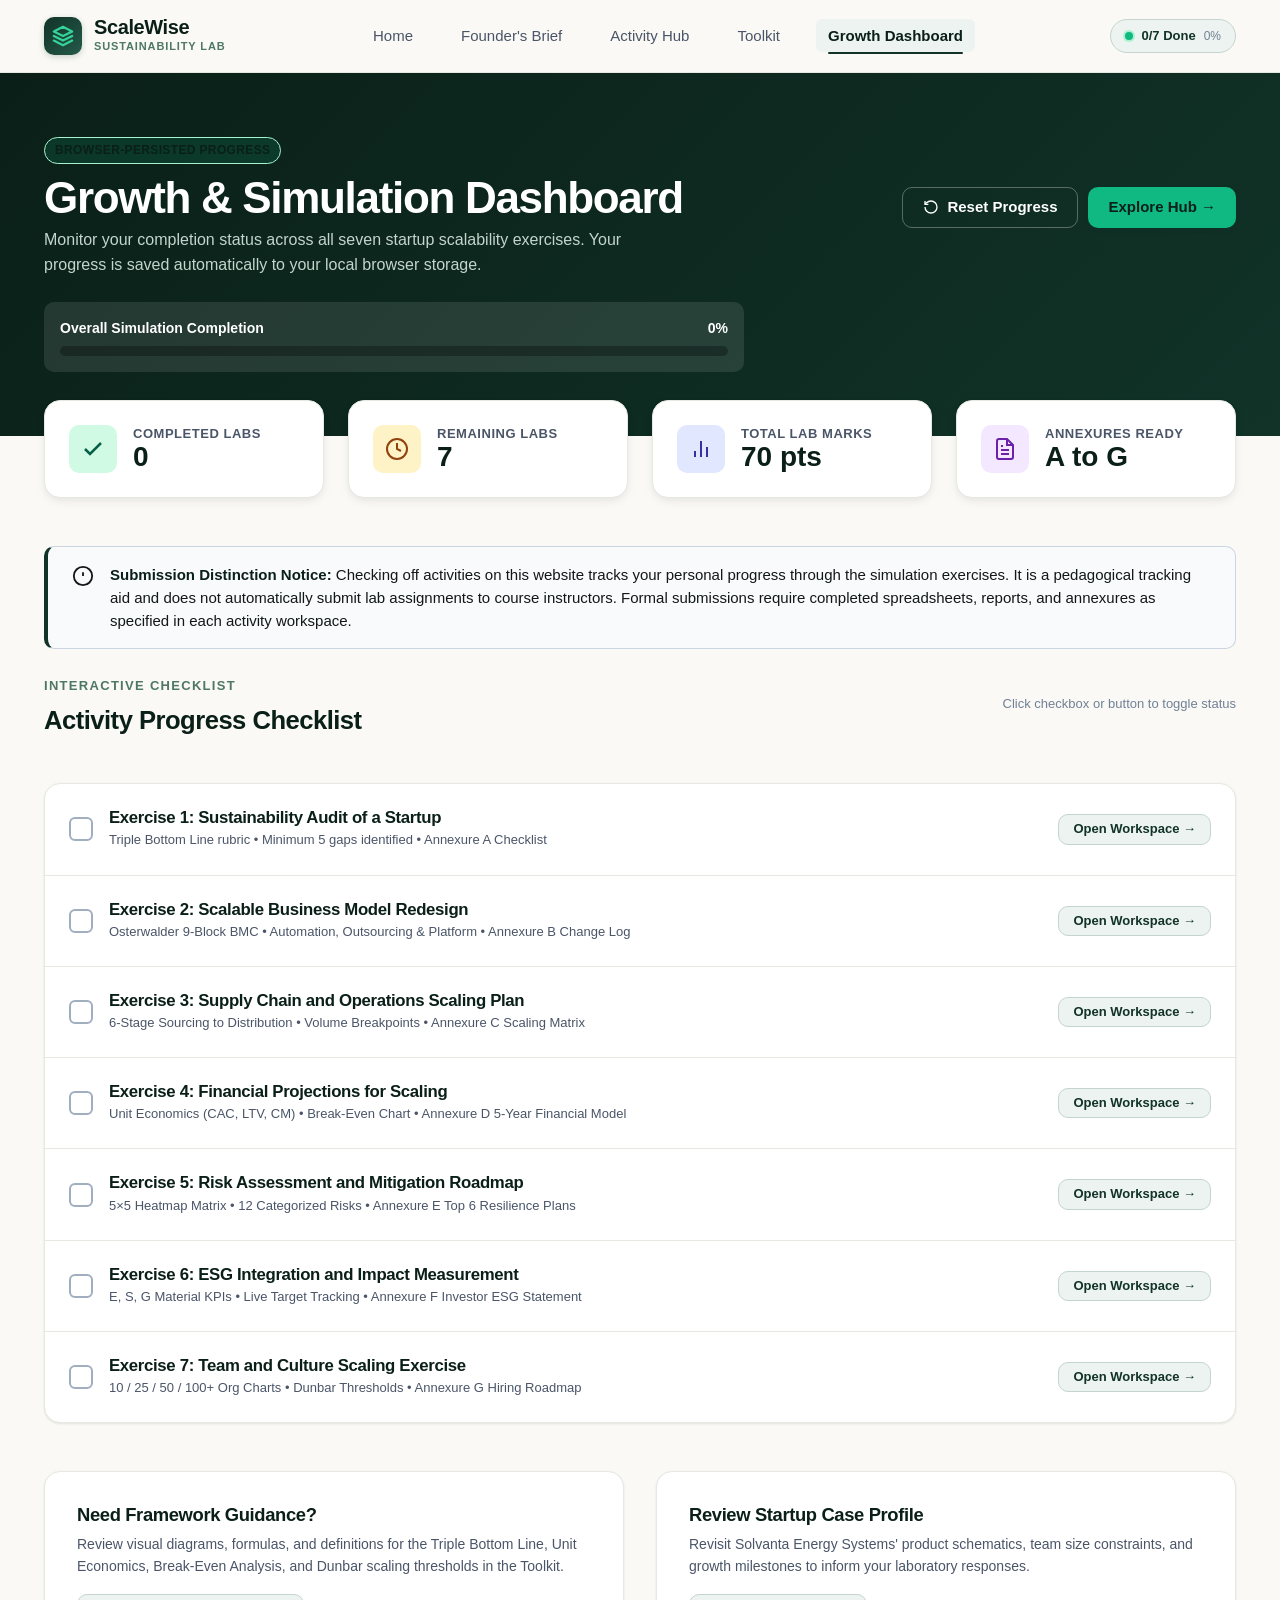
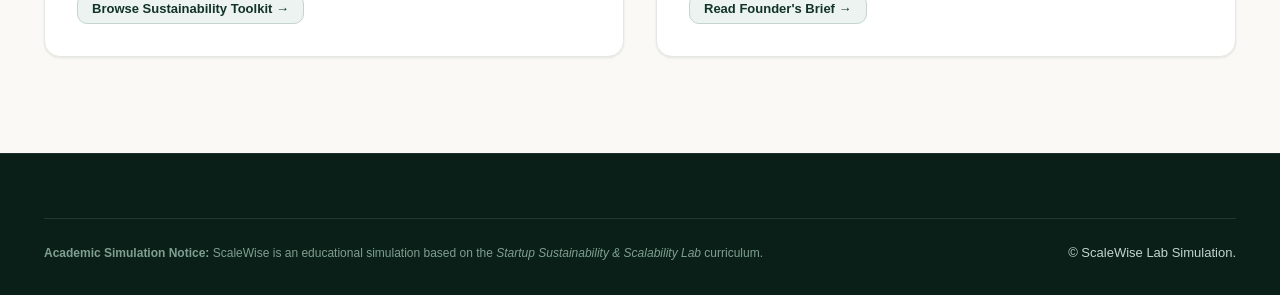
<file: dashboard.html>
<!DOCTYPE html>
<html lang="en">
<head>
  <meta charset="UTF-8">
  <meta name="viewport" content="width=device-width, initial-scale=1.0">
  <title>Growth Dashboard — Personal Simulation Progress | ScaleWise</title>
  <meta name="description" content="Track your progress across all seven startup scalability and sustainability exercises. Client-side browser persistence with zero login required.">
  <link rel="stylesheet" href="css/main.css">
  <link rel="stylesheet" href="css/activities.css">
</head>
<body>

  <!-- Site Navigation Header -->
  <header class="site-header">
    <div class="container nav-container">
      <a href="index.html" class="brand-link" aria-label="ScaleWise Home">
        <div class="brand-icon">
          <svg width="22" height="22" viewBox="0 0 24 24" fill="none" stroke="currentColor" stroke-width="2.5" stroke-linecap="round" stroke-linejoin="round">
            <path d="M12 2L2 7l10 5 10-5-10-5zM2 17l10 5 10-5M2 12l10 5 10-5"/>
          </svg>
        </div>
        <div class="brand-text">
          <span class="brand-name">ScaleWise</span>
          <span class="brand-sub">Sustainability Lab</span>
        </div>
      </a>

      <!-- Desktop Nav -->
      <nav>
        <ul class="nav-links">
          <li class="nav-item"><a href="index.html">Home</a></li>
          <li class="nav-item"><a href="founder-brief.html">Founder's Brief</a></li>
          <li class="nav-item"><a href="hub.html">Activity Hub</a></li>
          <li class="nav-item"><a href="toolkit.html">Toolkit</a></li>
          <li class="nav-item"><a href="dashboard.html" class="active">Growth Dashboard</a></li>
        </ul>
      </nav>

      <!-- Header Actions -->
      <div class="header-actions">
        <a href="dashboard.html" class="nav-progress-pill" title="View your simulation progress">
          <span class="progress-pill-dot"></span>
          <span class="nav-progress-text">0/7 Done</span>
          <span class="nav-progress-percent" style="color:var(--color-slate-light); font-weight:400; font-size:0.75rem;">(0%)</span>
        </a>

        <button class="mobile-menu-btn" aria-label="Toggle Navigation Menu" aria-expanded="false">
          <span></span>
          <span></span>
          <span></span>
        </button>
      </div>
    </div>
  </header>

  <!-- Mobile Drawer Menu -->
  <div class="mobile-nav">
    <ul class="mobile-nav-links">
      <li><a href="index.html">Home</a></li>
      <li><a href="founder-brief.html">Founder's Brief</a></li>
      <li><a href="hub.html">Activity Hub (7 Challenges)</a></li>
      <li><a href="toolkit.html">Sustainability Toolkit</a></li>
      <li><a href="dashboard.html" class="active">Growth Dashboard</a></li>
    </ul>
  </div>

  <main>
    <!-- Dashboard Top Hero -->
    <section class="dashboard-hero">
      <div class="container">
        <div style="display:flex; justify-content:space-between; align-items:center; flex-wrap:wrap; gap:var(--space-md); margin-bottom:var(--space-lg);">
          <div>
            <span class="badge badge-mint" style="margin-bottom:8px;">Browser-Persisted Progress</span>
            <h1 style="color:#FFFFFF; margin-bottom:4px;">Growth & Simulation Dashboard</h1>
            <p style="color:var(--color-sage-subtle); max-width:640px; margin:0;">
              Monitor your completion status across all seven startup scalability exercises. Your progress is saved automatically to your local browser storage.
            </p>
          </div>
          <div style="display:flex; gap:10px;">
            <button class="btn btn-outline" style="border-color:rgba(255,255,255,0.3); color:#FFFFFF !important;" data-open-modal="reset-confirm-modal">
              <svg width="16" height="16" viewBox="0 0 24 24" fill="none" stroke="currentColor" stroke-width="2"><path d="M3 12a9 9 0 1 0 9-9 9.75 9.75 0 0 0-6.74 2.74L3 8"></path><polyline points="3 3 3 8 8 8"></polyline></svg>
              <span>Reset Progress</span>
            </button>
            <a href="hub.html" class="btn btn-primary" style="background:var(--color-mint); color:var(--color-forest-dark) !important;">
              Explore Hub →
            </a>
          </div>
        </div>

        <!-- Overall Progress Bar in Hero -->
        <div style="background:rgba(255,255,255,0.1); border-radius:var(--radius-md); padding:var(--space-md); max-width:700px;">
          <div style="display:flex; justify-content:space-between; font-size:0.875rem; color:#FFFFFF; margin-bottom:6px; font-weight:600;">
            <span>Overall Simulation Completion</span>
            <span class="js-progress-percent-val">0%</span>
          </div>
          <div style="width:100%; height:10px; background:rgba(0,0,0,0.3); border-radius:5px; overflow:hidden;">
            <div class="js-progress-bar-fill" style="width:0%; height:100%; background:var(--color-mint); border-radius:5px; transition:width 0.4s ease;"></div>
          </div>
        </div>
      </div>
    </section>

    <!-- 4 Stats Metric Cards Overlapping Hero -->
    <div class="container">
      <div class="dashboard-stats-row">
        <div class="stat-metric-card">
          <div class="stat-metric-icon" style="background:#D1FAE5; color:#065F46;">
            <svg width="24" height="24" viewBox="0 0 24 24" fill="none" stroke="currentColor" stroke-width="2.5"><polyline points="20 6 9 17 4 12"/></svg>
          </div>
          <div class="stat-metric-content">
            <h4>Completed Labs</h4>
            <div class="stat-metric-value js-completed-count">0</div>
          </div>
        </div>

        <div class="stat-metric-card">
          <div class="stat-metric-icon" style="background:#FEF3C7; color:#92400E;">
            <svg width="24" height="24" viewBox="0 0 24 24" fill="none" stroke="currentColor" stroke-width="2"><circle cx="12" cy="12" r="10"></circle><polyline points="12 6 12 12 16 14"></polyline></svg>
          </div>
          <div class="stat-metric-content">
            <h4>Remaining Labs</h4>
            <div class="stat-metric-value js-remaining-count">7</div>
          </div>
        </div>

        <div class="stat-metric-card">
          <div class="stat-metric-icon" style="background:#E0E7FF; color:#3730A3;">
            <svg width="24" height="24" viewBox="0 0 24 24" fill="none" stroke="currentColor" stroke-width="2"><line x1="18" y1="20" x2="18" y2="10"></line><line x1="12" y1="20" x2="12" y2="4"></line><line x1="6" y1="20" x2="6" y2="14"></line></svg>
          </div>
          <div class="stat-metric-content">
            <h4>Total Lab Marks</h4>
            <div class="stat-metric-value">70 pts</div>
          </div>
        </div>

        <div class="stat-metric-card">
          <div class="stat-metric-icon" style="background:#F3E8FF; color:#6B21A8;">
            <svg width="24" height="24" viewBox="0 0 24 24" fill="none" stroke="currentColor" stroke-width="2"><path d="M14 2H6a2 2 0 0 0-2 2v16a2 2 0 0 0 2 2h12a2 2 0 0 0 2-2V8z"></path><polyline points="14 2 14 8 20 8"></polyline><line x1="16" y1="13" x2="8" y2="13"></line><line x1="16" y1="17" x2="8" y2="17"></line><polyline points="10 9 9 9 8 9"></polyline></svg>
          </div>
          <div class="stat-metric-content">
            <h4>Annexures Ready</h4>
            <div class="stat-metric-value">A to G</div>
          </div>
        </div>
      </div>
    </div>

    <!-- Dashboard Content Section -->
    <div class="container section-padding" style="padding-top:var(--space-2xl);">

      <!-- Academic Disclaimer Callout -->
      <div class="callout callout-academic">
        <svg class="callout-icon" viewBox="0 0 24 24" fill="none" stroke="currentColor" stroke-width="2">
          <circle cx="12" cy="12" r="10"></circle>
          <line x1="12" y1="8" x2="12" y2="12"></line>
          <line x1="12" y1="16" x2="12.01" y2="16"></line>
        </svg>
        <div>
          <strong>Submission Distinction Notice:</strong>
          Checking off activities on this website tracks your personal progress through the simulation exercises. It is a pedagogical tracking aid and does not automatically submit lab assignments to course instructors. Formal submissions require completed spreadsheets, reports, and annexures as specified in each activity workspace.
        </div>
      </div>

      <div style="display:flex; justify-content:space-between; align-items:center; margin-bottom:var(--space-md);">
        <div>
          <span class="section-eyebrow">Interactive Checklist</span>
          <h2 style="font-size:1.6rem; margin:0;">Activity Progress Checklist</h2>
        </div>
        <span style="font-size:0.8125rem; color:var(--color-slate-light);">Click checkbox or button to toggle status</span>
      </div>

      <!-- Seven Activity Checklist Table Rows -->
      <div class="dashboard-checklist-table">

        <!-- Activity 1 Row -->
        <div class="checklist-row" data-dashboard-item="activity-1">
          <div class="checklist-left">
            <button class="checklist-checkbox-btn" data-toggle-complete="activity-1" aria-label="Toggle completion for Exercise 1"></button>
            <div class="checklist-info">
              <h4>Exercise 1: Sustainability Audit of a Startup</h4>
              <p>Triple Bottom Line rubric &bull; Minimum 5 gaps identified &bull; Annexure A Checklist</p>
            </div>
          </div>
          <div class="checklist-actions">
            <a href="activity-1.html" class="btn btn-secondary btn-sm">Open Workspace →</a>
          </div>
        </div>

        <!-- Activity 2 Row -->
        <div class="checklist-row" data-dashboard-item="activity-2">
          <div class="checklist-left">
            <button class="checklist-checkbox-btn" data-toggle-complete="activity-2" aria-label="Toggle completion for Exercise 2"></button>
            <div class="checklist-info">
              <h4>Exercise 2: Scalable Business Model Redesign</h4>
              <p>Osterwalder 9-Block BMC &bull; Automation, Outsourcing & Platform &bull; Annexure B Change Log</p>
            </div>
          </div>
          <div class="checklist-actions">
            <a href="activity-2.html" class="btn btn-secondary btn-sm">Open Workspace →</a>
          </div>
        </div>

        <!-- Activity 3 Row -->
        <div class="checklist-row" data-dashboard-item="activity-3">
          <div class="checklist-left">
            <button class="checklist-checkbox-btn" data-toggle-complete="activity-3" aria-label="Toggle completion for Exercise 3"></button>
            <div class="checklist-info">
              <h4>Exercise 3: Supply Chain and Operations Scaling Plan</h4>
              <p>6-Stage Sourcing to Distribution &bull; Volume Breakpoints &bull; Annexure C Scaling Matrix</p>
            </div>
          </div>
          <div class="checklist-actions">
            <a href="activity-3.html" class="btn btn-secondary btn-sm">Open Workspace →</a>
          </div>
        </div>

        <!-- Activity 4 Row -->
        <div class="checklist-row" data-dashboard-item="activity-4">
          <div class="checklist-left">
            <button class="checklist-checkbox-btn" data-toggle-complete="activity-4" aria-label="Toggle completion for Exercise 4"></button>
            <div class="checklist-info">
              <h4>Exercise 4: Financial Projections for Scaling</h4>
              <p>Unit Economics (CAC, LTV, CM) &bull; Break-Even Chart &bull; Annexure D 5-Year Financial Model</p>
            </div>
          </div>
          <div class="checklist-actions">
            <a href="activity-4.html" class="btn btn-secondary btn-sm">Open Workspace →</a>
          </div>
        </div>

        <!-- Activity 5 Row -->
        <div class="checklist-row" data-dashboard-item="activity-5">
          <div class="checklist-left">
            <button class="checklist-checkbox-btn" data-toggle-complete="activity-5" aria-label="Toggle completion for Exercise 5"></button>
            <div class="checklist-info">
              <h4>Exercise 5: Risk Assessment and Mitigation Roadmap</h4>
              <p>5×5 Heatmap Matrix &bull; 12 Categorized Risks &bull; Annexure E Top 6 Resilience Plans</p>
            </div>
          </div>
          <div class="checklist-actions">
            <a href="activity-5.html" class="btn btn-secondary btn-sm">Open Workspace →</a>
          </div>
        </div>

        <!-- Activity 6 Row -->
        <div class="checklist-row" data-dashboard-item="activity-6">
          <div class="checklist-left">
            <button class="checklist-checkbox-btn" data-toggle-complete="activity-6" aria-label="Toggle completion for Exercise 6"></button>
            <div class="checklist-info">
              <h4>Exercise 6: ESG Integration and Impact Measurement</h4>
              <p>E, S, G Material KPIs &bull; Live Target Tracking &bull; Annexure F Investor ESG Statement</p>
            </div>
          </div>
          <div class="checklist-actions">
            <a href="activity-6.html" class="btn btn-secondary btn-sm">Open Workspace →</a>
          </div>
        </div>

        <!-- Activity 7 Row -->
        <div class="checklist-row" data-dashboard-item="activity-7">
          <div class="checklist-left">
            <button class="checklist-checkbox-btn" data-toggle-complete="activity-7" aria-label="Toggle completion for Exercise 7"></button>
            <div class="checklist-info">
              <h4>Exercise 7: Team and Culture Scaling Exercise</h4>
              <p>10 / 25 / 50 / 100+ Org Charts &bull; Dunbar Thresholds &bull; Annexure G Hiring Roadmap</p>
            </div>
          </div>
          <div class="checklist-actions">
            <a href="activity-7.html" class="btn btn-secondary btn-sm">Open Workspace →</a>
          </div>
        </div>

      </div>

      <!-- Quick Action Cards -->
      <div style="display:grid; grid-template-columns:1fr 1fr; gap:var(--space-xl); margin-top:var(--space-2xl);">
        <div class="card">
          <h4 style="font-size:1.15rem; margin-bottom:var(--space-xs);">Need Framework Guidance?</h4>
          <p style="font-size:0.875rem; color:var(--color-slate); margin-bottom:var(--space-md);">
            Review visual diagrams, formulas, and definitions for the Triple Bottom Line, Unit Economics, Break-Even Analysis, and Dunbar scaling thresholds in the Toolkit.
          </p>
          <a href="toolkit.html" class="btn btn-secondary btn-sm">Browse Sustainability Toolkit →</a>
        </div>

        <div class="card">
          <h4 style="font-size:1.15rem; margin-bottom:var(--space-xs);">Review Startup Case Profile</h4>
          <p style="font-size:0.875rem; color:var(--color-slate); margin-bottom:var(--space-md);">
            Revisit Solvanta Energy Systems' product schematics, team size constraints, and growth milestones to inform your laboratory responses.
          </p>
          <a href="founder-brief.html" class="btn btn-secondary btn-sm">Read Founder's Brief →</a>
        </div>
      </div>

    </div>
  </main>

  <!-- Modal Dialog: Confirm Reset Progress -->
  <div id="reset-confirm-modal" class="modal-backdrop" role="dialog" aria-modal="true" aria-labelledby="reset-modal-title">
    <div class="modal-dialog">
      <button class="modal-close-btn" data-close-modal aria-label="Close Dialog">
        <svg width="18" height="18" viewBox="0 0 24 24" fill="none" stroke="currentColor" stroke-width="2.5"><line x1="18" y1="6" x2="6" y2="18"></line><line x1="6" y1="6" x2="18" y2="18"></line></svg>
      </button>
      <div style="width:48px; height:48px; border-radius:50%; background:#FEE2E2; color:#DC2626; display:flex; align-items:center; justify-content:center; margin-bottom:var(--space-md);">
        <svg width="24" height="24" viewBox="0 0 24 24" fill="none" stroke="currentColor" stroke-width="2"><path d="M10.29 3.86L1.82 18a2 2 0 0 0 1.71 3h16.94a2 2 0 0 0 1.71-3L13.71 3.86a2 2 0 0 0-3.42 0z"></path><line x1="12" y1="9" x2="12" y2="13"></line><line x1="12" y1="17" x2="12.01" y2="17"></line></svg>
      </div>
      <h3 id="reset-modal-title" style="margin-bottom:8px;">Reset Simulation Progress?</h3>
      <p style="font-size:0.875rem; color:var(--color-slate); margin-bottom:var(--space-xl);">
        This will clear your checked activities and return your overall completion score to 0%. This action cannot be undone. Are you sure you want to reset?
      </p>
      <div style="display:flex; justify-content:flex-end; gap:var(--space-sm);">
        <button class="btn btn-secondary" data-close-modal>Cancel</button>
        <button id="confirm-reset-btn" class="btn btn-primary" style="background:#DC2626; border-color:#DC2626;">Yes, Reset All to 0%</button>
      </div>
    </div>
  </div>

  <!-- Global Footer -->
  <footer class="site-footer">
    <div class="container">
      <div class="footer-bottom">
        <div class="academic-attribution">
          <strong>Academic Simulation Notice:</strong> ScaleWise is an educational simulation based on the <em>Startup Sustainability & Scalability Lab</em> curriculum.
        </div>
        <div>&copy; ScaleWise Lab Simulation.</div>
      </div>
    </div>
  </footer>

  <script src="js/app.js"></script>
  <script>
    // Ensure dashboard reflects initial localStorage state cleanly on load
    document.addEventListener('DOMContentLoaded', () => {
      if (window.ScaleWiseTracker) {
        window.ScaleWiseTracker.updateUI();
      }
    });
  </script>
</body>
</html>
</file>
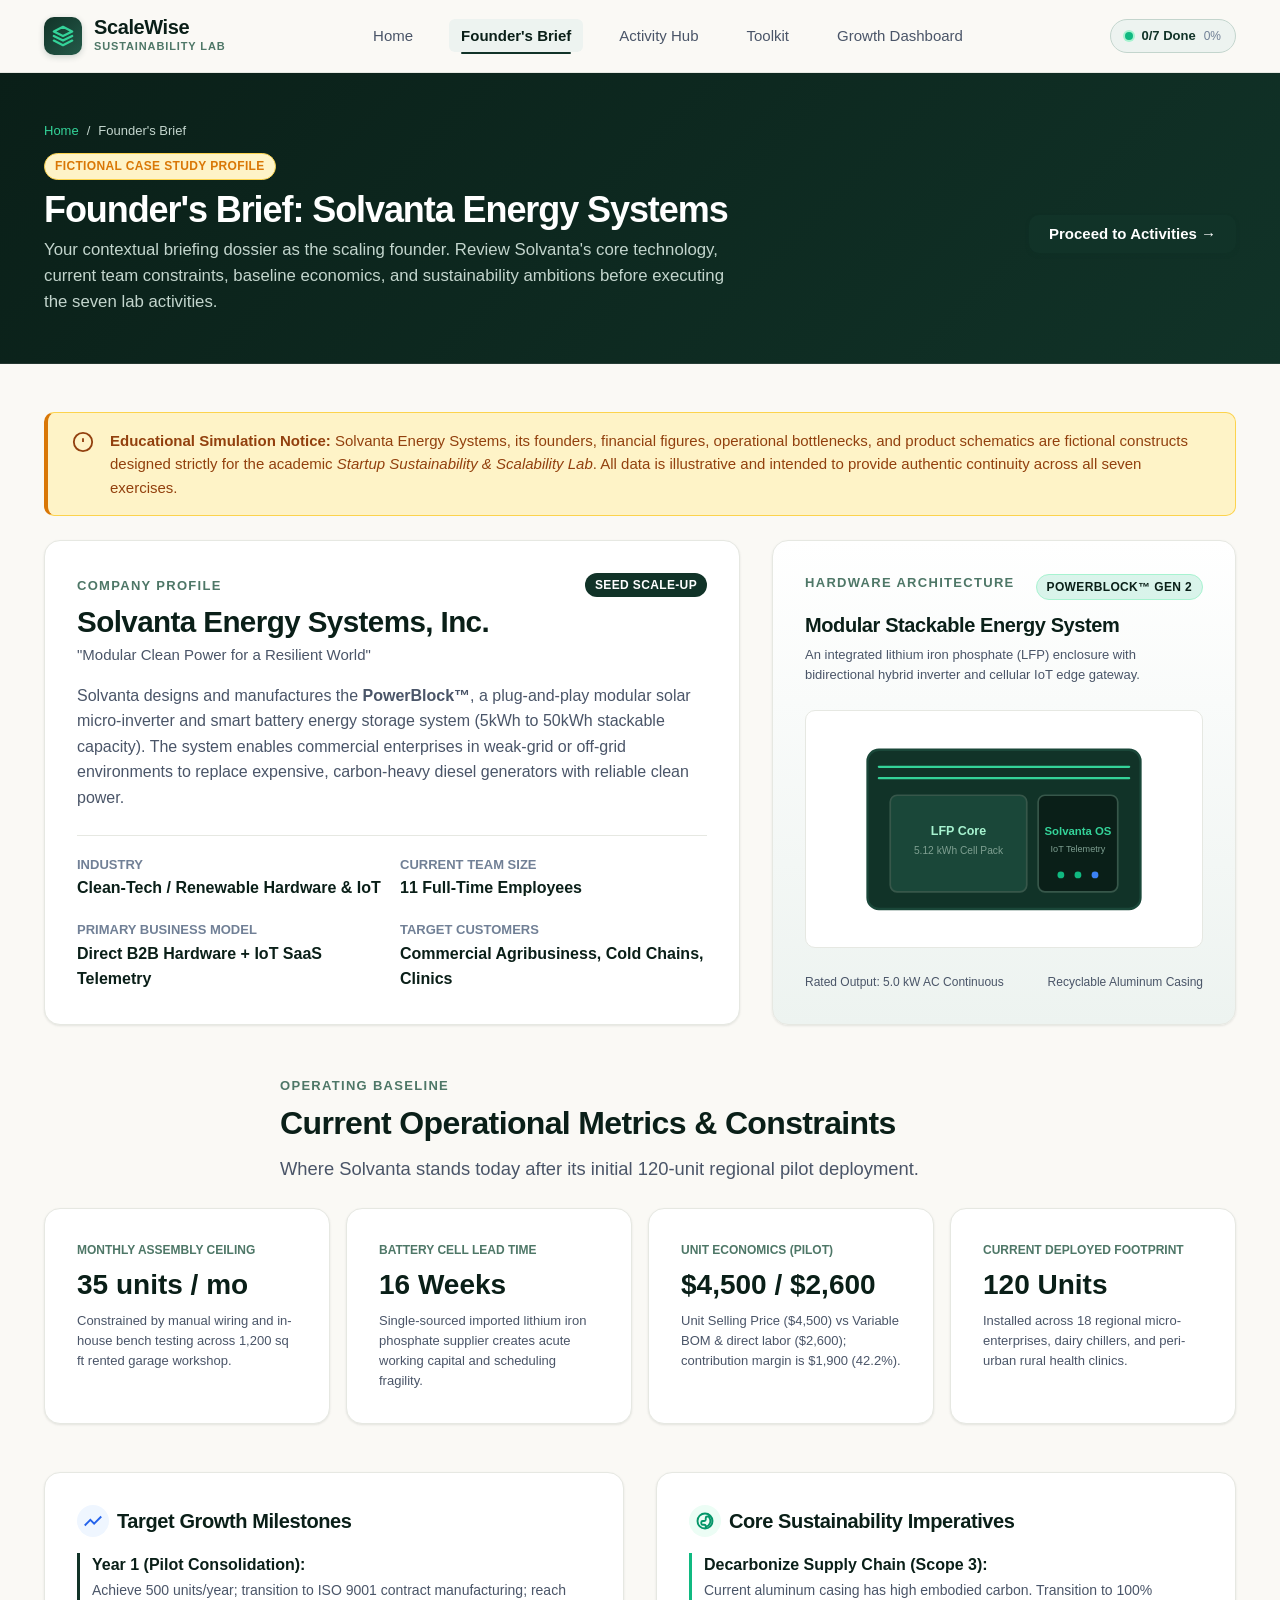
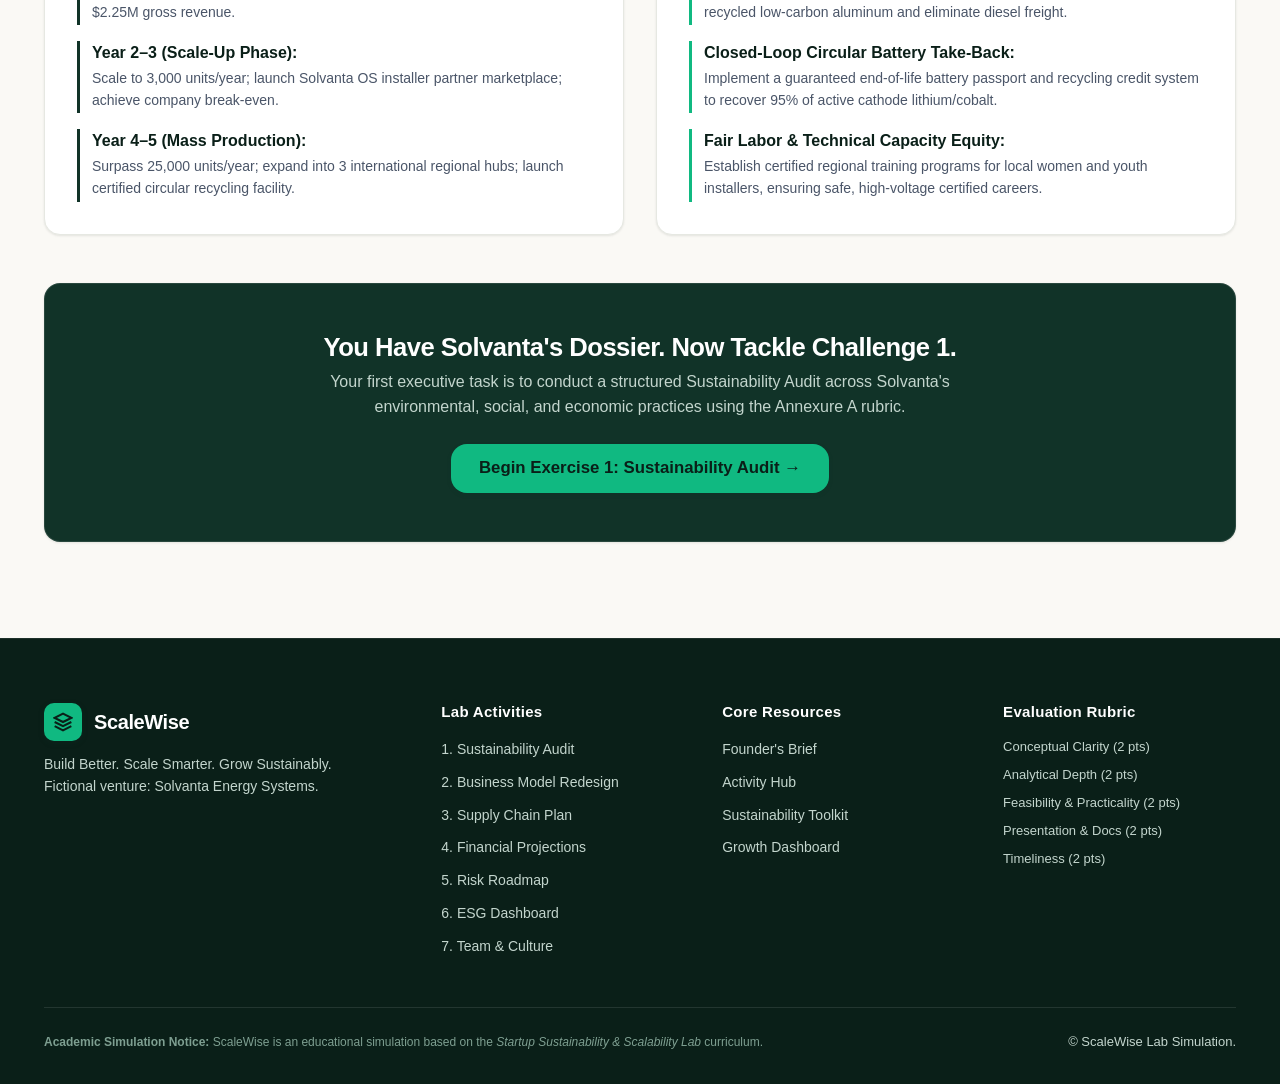
<file: founder-brief.html>
<!DOCTYPE html>
<html lang="en">
<head>
  <meta charset="UTF-8">
  <meta name="viewport" content="width=device-width, initial-scale=1.0">
  <title>Founder's Brief — Solvanta Energy Systems | ScaleWise</title>
  <meta name="description" content="Detailed company brief for Solvanta Energy Systems, the fictional climate-tech startup featured throughout the ScaleWise simulation.">
  <link rel="stylesheet" href="css/main.css">
  <link rel="stylesheet" href="css/activities.css">
</head>
<body>

  <!-- Site Navigation Header -->
  <header class="site-header">
    <div class="container nav-container">
      <a href="index.html" class="brand-link" aria-label="ScaleWise Home">
        <div class="brand-icon">
          <svg width="22" height="22" viewBox="0 0 24 24" fill="none" stroke="currentColor" stroke-width="2.5" stroke-linecap="round" stroke-linejoin="round">
            <path d="M12 2L2 7l10 5 10-5-10-5zM2 17l10 5 10-5M2 12l10 5 10-5"/>
          </svg>
        </div>
        <div class="brand-text">
          <span class="brand-name">ScaleWise</span>
          <span class="brand-sub">Sustainability Lab</span>
        </div>
      </a>

      <!-- Desktop Nav -->
      <nav>
        <ul class="nav-links">
          <li class="nav-item"><a href="index.html">Home</a></li>
          <li class="nav-item"><a href="founder-brief.html" class="active">Founder's Brief</a></li>
          <li class="nav-item"><a href="hub.html">Activity Hub</a></li>
          <li class="nav-item"><a href="toolkit.html">Toolkit</a></li>
          <li class="nav-item"><a href="dashboard.html">Growth Dashboard</a></li>
        </ul>
      </nav>

      <!-- Header Actions -->
      <div class="header-actions">
        <a href="dashboard.html" class="nav-progress-pill" title="View your simulation progress">
          <span class="progress-pill-dot"></span>
          <span class="nav-progress-text">0/7 Done</span>
          <span class="nav-progress-percent" style="color:var(--color-slate-light); font-weight:400; font-size:0.75rem;">(0%)</span>
        </a>

        <button class="mobile-menu-btn" aria-label="Toggle Navigation Menu" aria-expanded="false">
          <span></span>
          <span></span>
          <span></span>
        </button>
      </div>
    </div>
  </header>

  <!-- Mobile Drawer Menu -->
  <div class="mobile-nav">
    <ul class="mobile-nav-links">
      <li><a href="index.html">Home</a></li>
      <li><a href="founder-brief.html" class="active">Founder's Brief</a></li>
      <li><a href="hub.html">Activity Hub (7 Challenges)</a></li>
      <li><a href="toolkit.html">Sustainability Toolkit</a></li>
      <li><a href="dashboard.html">Growth Dashboard</a></li>
    </ul>
  </div>

  <main>
    <!-- Brief Header -->
    <section class="activity-header-bar">
      <div class="container">
        <div class="activity-header-breadcrumb">
          <a href="index.html">Home</a>
          <span>/</span>
          <span>Founder's Brief</span>
        </div>
        <div class="activity-headline-wrap">
          <div class="activity-headline-left">
            <span class="badge badge-amber" style="margin-bottom: 8px;">Fictional Case Study Profile</span>
            <h1>Founder's Brief: Solvanta Energy Systems</h1>
            <p>
              Your contextual briefing dossier as the scaling founder. Review Solvanta's core technology, current team constraints, baseline economics, and sustainability ambitions before executing the seven lab activities.
            </p>
          </div>
          <div class="activity-header-actions">
            <a href="hub.html" class="btn btn-primary">Proceed to Activities →</a>
          </div>
        </div>
      </div>
    </section>

    <div class="container" style="padding-top: var(--space-2xl); padding-bottom: var(--space-4xl);">
      <!-- Academic Disclaimer Callout -->
      <div class="callout callout-fictional">
        <svg class="callout-icon" viewBox="0 0 24 24" fill="none" stroke="currentColor" stroke-width="2">
          <circle cx="12" cy="12" r="10"></circle>
          <line x1="12" y1="8" x2="12" y2="12"></line>
          <line x1="12" y1="16" x2="12.01" y2="16"></line>
        </svg>
        <div>
          <strong>Educational Simulation Notice:</strong>
          Solvanta Energy Systems, its founders, financial figures, operational bottlenecks, and product schematics are fictional constructs designed strictly for the academic <em>Startup Sustainability & Scalability Lab</em>. All data is illustrative and intended to provide authentic continuity across all seven exercises.
        </div>
      </div>

      <!-- Company Overview Grid -->
      <div style="display: grid; grid-template-columns: 1.2fr 0.8fr; gap: var(--space-xl); margin-bottom: var(--space-2xl);">
        <!-- Main Company Profile Card -->
        <div class="card">
          <div style="display:flex; justify-content:space-between; align-items:flex-start; margin-bottom:var(--space-md);">
            <div>
              <span class="section-eyebrow">Company Profile</span>
              <h2 style="font-size:1.85rem; margin-bottom:4px;">Solvanta Energy Systems, Inc.</h2>
              <div style="font-size:0.9375rem; color:var(--color-slate); font-weight:500;">
                "Modular Clean Power for a Resilient World"
              </div>
            </div>
            <span class="badge badge-forest">Seed Scale-Up</span>
          </div>

          <p class="lead-text" style="font-size:1rem; margin-bottom:var(--space-md);">
            Solvanta designs and manufactures the <strong>PowerBlock™</strong>, a plug-and-play modular solar micro-inverter and smart battery energy storage system (5kWh to 50kWh stackable capacity). The system enables commercial enterprises in weak-grid or off-grid environments to replace expensive, carbon-heavy diesel generators with reliable clean power.
          </p>

          <div style="display: grid; grid-template-columns: 1fr 1fr; gap: var(--space-md); margin-top: var(--space-lg); padding-top: var(--space-md); border-top: var(--border-subtle);">
            <div>
              <strong style="font-size:0.8125rem; color:var(--color-slate-light); text-transform:uppercase;">Industry</strong>
              <div style="font-weight:600; color:var(--color-forest-dark);">Clean-Tech / Renewable Hardware & IoT</div>
            </div>
            <div>
              <strong style="font-size:0.8125rem; color:var(--color-slate-light); text-transform:uppercase;">Current Team Size</strong>
              <div style="font-weight:600; color:var(--color-forest-dark);">11 Full-Time Employees</div>
            </div>
            <div>
              <strong style="font-size:0.8125rem; color:var(--color-slate-light); text-transform:uppercase;">Primary Business Model</strong>
              <div style="font-weight:600; color:var(--color-forest-dark);">Direct B2B Hardware + IoT SaaS Telemetry</div>
            </div>
            <div>
              <strong style="font-size:0.8125rem; color:var(--color-slate-light); text-transform:uppercase;">Target Customers</strong>
              <div style="font-weight:600; color:var(--color-forest-dark);">Commercial Agribusiness, Cold Chains, Clinics</div>
            </div>
          </div>
        </div>

        <!-- Product Visual Card -->
        <div class="card" style="display:flex; flex-direction:column; justify-content:space-between; background:linear-gradient(180deg, #FFFFFF 0%, var(--color-sage-tint) 100%);">
          <div>
            <div style="display:flex; justify-content:space-between; align-items:center; margin-bottom:var(--space-sm);">
              <span class="section-eyebrow">Hardware Architecture</span>
              <span class="badge badge-mint">PowerBlock™ Gen 2</span>
            </div>
            <h3 style="font-size:1.25rem; margin-bottom:var(--space-xs);">Modular Stackable Energy System</h3>
            <p style="font-size:0.8125rem; color:var(--color-slate);">
              An integrated lithium iron phosphate (LFP) enclosure with bidirectional hybrid inverter and cellular IoT edge gateway.
            </p>
          </div>

          <!-- Product Technical SVG Diagram -->
          <div style="margin:var(--space-md) 0; background:#FFFFFF; border:1px solid var(--color-cream-border); border-radius:var(--radius-md); padding:16px; text-align:center;">
            <svg viewBox="0 0 320 180" style="width:100%; height:auto;" aria-label="Solvanta PowerBlock Hardware Diagram">
              <!-- Casing -->
              <rect x="40" y="20" width="240" height="140" rx="10" fill="#113328" stroke="#1A4739" stroke-width="2"/>
              <!-- Heat Sink Fins -->
              <line x1="50" y1="35" x2="270" y2="35" stroke="#34D399" stroke-width="2" stroke-linecap="round"/>
              <line x1="50" y1="45" x2="270" y2="45" stroke="#34D399" stroke-width="2" stroke-linecap="round"/>
              <!-- Battery Core Section -->
              <rect x="60" y="60" width="120" height="85" rx="6" fill="#1A4739" stroke="#37574A" stroke-width="1.5"/>
              <text x="120" y="95" fill="#A7F3D0" font-size="11" font-weight="700" text-anchor="middle">LFP Core</text>
              <text x="120" y="112" fill="#7E9F91" font-size="9" text-anchor="middle">5.12 kWh Cell Pack</text>
              <!-- Smart Inverter / BMS Section -->
              <rect x="190" y="60" width="70" height="85" rx="6" fill="#0A1F18" stroke="#37574A" stroke-width="1.5"/>
              <text x="225" y="95" fill="#34D399" font-size="10" font-weight="700" text-anchor="middle">Solvanta OS</text>
              <text x="225" y="110" fill="#7E9F91" font-size="8" text-anchor="middle">IoT Telemetry</text>
              <!-- Indicator LEDs -->
              <circle cx="210" cy="130" r="3" fill="#10B981"/>
              <circle cx="225" cy="130" r="3" fill="#10B981"/>
              <circle cx="240" cy="130" r="3" fill="#3B82F6"/>
            </svg>
          </div>

          <div style="font-size:0.75rem; color:var(--color-slate); display:flex; justify-content:space-between;">
            <span>Rated Output: 5.0 kW AC Continuous</span>
            <span>Recyclable Aluminum Casing</span>
          </div>
        </div>
      </div>

      <!-- Current Metrics vs Baseline Constraints -->
      <div class="section-header" style="text-align:left; margin-bottom:var(--space-lg);">
        <span class="section-eyebrow">Operating Baseline</span>
        <h2>Current Operational Metrics & Constraints</h2>
        <p class="lead-text">
          Where Solvanta stands today after its initial 120-unit regional pilot deployment.
        </p>
      </div>

      <div style="display:grid; grid-template-columns:repeat(auto-fit, minmax(260px, 1fr)); gap:var(--space-md); margin-bottom:var(--space-2xl);">
        <div class="card">
          <div style="font-size:0.75rem; font-weight:700; color:var(--color-sage); text-transform:uppercase;">Monthly Assembly Ceiling</div>
          <div style="font-size:1.75rem; font-weight:800; color:var(--color-forest-dark); margin:4px 0;">35 units / mo</div>
          <p style="font-size:0.8125rem; color:var(--color-slate); margin:0;">
            Constrained by manual wiring and in-house bench testing across 1,200 sq ft rented garage workshop.
          </p>
        </div>

        <div class="card">
          <div style="font-size:0.75rem; font-weight:700; color:var(--color-sage); text-transform:uppercase;">Battery Cell Lead Time</div>
          <div style="font-size:1.75rem; font-weight:800; color:var(--color-forest-dark); margin:4px 0;">16 Weeks</div>
          <p style="font-size:0.8125rem; color:var(--color-slate); margin:0;">
            Single-sourced imported lithium iron phosphate supplier creates acute working capital and scheduling fragility.
          </p>
        </div>

        <div class="card">
          <div style="font-size:0.75rem; font-weight:700; color:var(--color-sage); text-transform:uppercase;">Unit Economics (Pilot)</div>
          <div style="font-size:1.75rem; font-weight:800; color:var(--color-forest-dark); margin:4px 0;">$4,500 / $2,600</div>
          <p style="font-size:0.8125rem; color:var(--color-slate); margin:0;">
            Unit Selling Price ($4,500) vs Variable BOM & direct labor ($2,600); contribution margin is $1,900 (42.2%).
          </p>
        </div>

        <div class="card">
          <div style="font-size:0.75rem; font-weight:700; color:var(--color-sage); text-transform:uppercase;">Current Deployed Footprint</div>
          <div style="font-size:1.75rem; font-weight:800; color:var(--color-forest-dark); margin:4px 0;">120 Units</div>
          <p style="font-size:0.8125rem; color:var(--color-slate); margin:0;">
            Installed across 18 regional micro-enterprises, dairy chillers, and peri-urban rural health clinics.
          </p>
        </div>
      </div>

      <!-- Growth Milestones vs Sustainability Imperatives -->
      <div style="display:grid; grid-template-columns: 1fr 1fr; gap:var(--space-xl); margin-bottom:var(--space-2xl);">
        <!-- Scaling Challenges & Milestones -->
        <div class="card">
          <div style="display:flex; align-items:center; gap:8px; margin-bottom:var(--space-md);">
            <div style="width:32px; height:32px; border-radius:50%; background-color:#EFF6FF; color:#2563EB; display:flex; align-items:center; justify-content:center;">
              <svg width="18" height="18" viewBox="0 0 24 24" fill="none" stroke="currentColor" stroke-width="2.5"><polyline points="23 6 13.5 15.5 8.5 10.5 1 18"></polyline></svg>
            </div>
            <h3 style="font-size:1.25rem; margin:0;">Target Growth Milestones</h3>
          </div>

          <div style="display:flex; flex-direction:column; gap:var(--space-md);">
            <div style="border-left:3px solid var(--color-forest); padding-left:12px;">
              <strong style="color:var(--color-forest-dark);">Year 1 (Pilot Consolidation):</strong>
              <p style="font-size:0.875rem; margin:2px 0;">Achieve 500 units/year; transition to ISO 9001 contract manufacturing; reach $2.25M gross revenue.</p>
            </div>
            <div style="border-left:3px solid var(--color-forest); padding-left:12px;">
              <strong style="color:var(--color-forest-dark);">Year 2–3 (Scale-Up Phase):</strong>
              <p style="font-size:0.875rem; margin:2px 0;">Scale to 3,000 units/year; launch Solvanta OS installer partner marketplace; achieve company break-even.</p>
            </div>
            <div style="border-left:3px solid var(--color-forest); padding-left:12px;">
              <strong style="color:var(--color-forest-dark);">Year 4–5 (Mass Production):</strong>
              <p style="font-size:0.875rem; margin:2px 0;">Surpass 25,000 units/year; expand into 3 international regional hubs; launch certified circular recycling facility.</p>
            </div>
          </div>
        </div>

        <!-- Sustainability Challenges & Goals -->
        <div class="card">
          <div style="display:flex; align-items:center; gap:8px; margin-bottom:var(--space-md);">
            <div style="width:32px; height:32px; border-radius:50%; background-color:#ECFDF5; color:#059669; display:flex; align-items:center; justify-content:center;">
              <svg width="18" height="18" viewBox="0 0 24 24" fill="none" stroke="currentColor" stroke-width="2.5"><path d="M12 2a10 10 0 1 0 10 10A10 10 0 0 0 12 2zm1 17.93V19a2 2 0 0 0-2-2H9a2 2 0 0 1-2-2v-1a2 2 0 0 1 2-2h2a2 2 0 0 0 2-2V8a2 2 0 0 1 2-2h1a2 2 0 0 1 2 2v.07A8 8 0 0 1 13 19.93z"/></svg>
            </div>
            <h3 style="font-size:1.25rem; margin:0;">Core Sustainability Imperatives</h3>
          </div>

          <div style="display:flex; flex-direction:column; gap:var(--space-md);">
            <div style="border-left:3px solid var(--color-mint); padding-left:12px;">
              <strong style="color:var(--color-forest-dark);">Decarbonize Supply Chain (Scope 3):</strong>
              <p style="font-size:0.875rem; margin:2px 0;">Current aluminum casing has high embodied carbon. Transition to 100% recycled low-carbon aluminum and eliminate diesel freight.</p>
            </div>
            <div style="border-left:3px solid var(--color-mint); padding-left:12px;">
              <strong style="color:var(--color-forest-dark);">Closed-Loop Circular Battery Take-Back:</strong>
              <p style="font-size:0.875rem; margin:2px 0;">Implement a guaranteed end-of-life battery passport and recycling credit system to recover 95% of active cathode lithium/cobalt.</p>
            </div>
            <div style="border-left:3px solid var(--color-mint); padding-left:12px;">
              <strong style="color:var(--color-forest-dark);">Fair Labor & Technical Capacity Equity:</strong>
              <p style="font-size:0.875rem; margin:2px 0;">Establish certified regional training programs for local women and youth installers, ensuring safe, high-voltage certified careers.</p>
            </div>
          </div>
        </div>
      </div>

      <!-- Call to Action Banner -->
      <div class="card card-dark" style="text-align:center; padding:var(--space-2xl);">
        <h3 style="color:#FFFFFF; font-size:1.6rem; margin-bottom:8px;">You Have Solvanta's Dossier. Now Tackle Challenge 1.</h3>
        <p style="color:var(--color-sage-subtle); max-width:640px; margin:0 auto var(--space-lg);">
          Your first executive task is to conduct a structured Sustainability Audit across Solvanta's environmental, social, and economic practices using the Annexure A rubric.
        </p>
        <a href="activity-1.html" class="btn btn-primary btn-lg" style="background-color:var(--color-mint); color:var(--color-forest-dark) !important;">
          Begin Exercise 1: Sustainability Audit →
        </a>
      </div>
    </div>
  </main>

  <!-- Global Footer -->
  <footer class="site-footer">
    <div class="container">
      <div class="footer-grid">
        <div>
          <div class="brand-link" style="color:#FFFFFF; margin-bottom:12px;">
            <div class="brand-icon" style="background:var(--color-mint); color:var(--color-forest-dark);">
              <svg width="20" height="20" viewBox="0 0 24 24" fill="none" stroke="currentColor" stroke-width="2.5"><path d="M12 2L2 7l10 5 10-5-10-5zM2 17l10 5 10-5M2 12l10 5 10-5"/></svg>
            </div>
            <span class="brand-name" style="color:#FFFFFF;">ScaleWise</span>
          </div>
          <p class="footer-brand-desc">
            Build Better. Scale Smarter. Grow Sustainably. Fictional venture: Solvanta Energy Systems.
          </p>
        </div>

        <div class="footer-col">
          <h5>Lab Activities</h5>
          <ul class="footer-links">
            <li><a href="activity-1.html">1. Sustainability Audit</a></li>
            <li><a href="activity-2.html">2. Business Model Redesign</a></li>
            <li><a href="activity-3.html">3. Supply Chain Plan</a></li>
            <li><a href="activity-4.html">4. Financial Projections</a></li>
            <li><a href="activity-5.html">5. Risk Roadmap</a></li>
            <li><a href="activity-6.html">6. ESG Dashboard</a></li>
            <li><a href="activity-7.html">7. Team & Culture</a></li>
          </ul>
        </div>

        <div class="footer-col">
          <h5>Core Resources</h5>
          <ul class="footer-links">
            <li><a href="founder-brief.html">Founder's Brief</a></li>
            <li><a href="hub.html">Activity Hub</a></li>
            <li><a href="toolkit.html">Sustainability Toolkit</a></li>
            <li><a href="dashboard.html">Growth Dashboard</a></li>
          </ul>
        </div>

        <div class="footer-col">
          <h5>Evaluation Rubric</h5>
          <ul class="footer-links" style="font-size:0.8125rem; color:var(--color-sage-subtle);">
            <li>Conceptual Clarity (2 pts)</li>
            <li>Analytical Depth (2 pts)</li>
            <li>Feasibility & Practicality (2 pts)</li>
            <li>Presentation & Docs (2 pts)</li>
            <li>Timeliness (2 pts)</li>
          </ul>
        </div>
      </div>

      <div class="footer-bottom">
        <div class="academic-attribution">
          <strong>Academic Simulation Notice:</strong> ScaleWise is an educational simulation based on the <em>Startup Sustainability & Scalability Lab</em> curriculum.
        </div>
        <div>&copy; ScaleWise Lab Simulation.</div>
      </div>
    </div>
  </footer>

  <script src="js/app.js"></script>
</body>
</html>
</file>
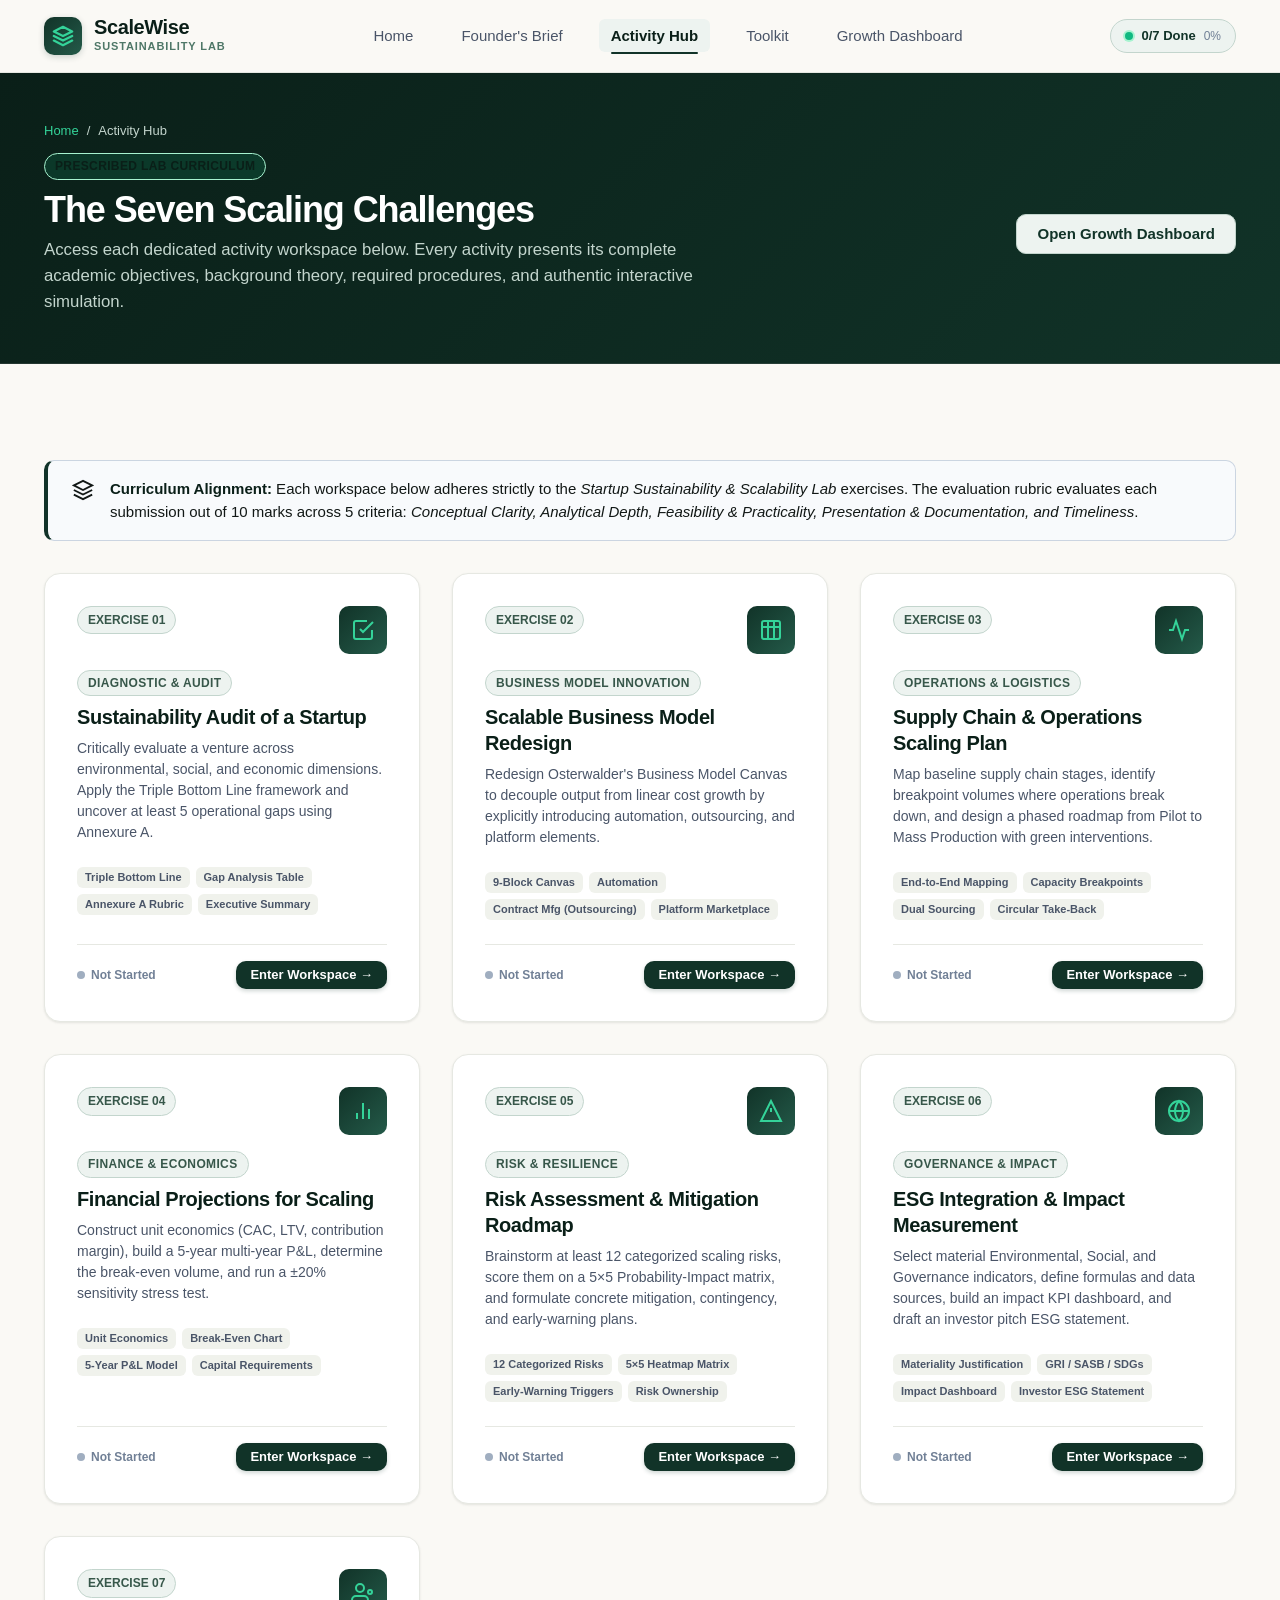
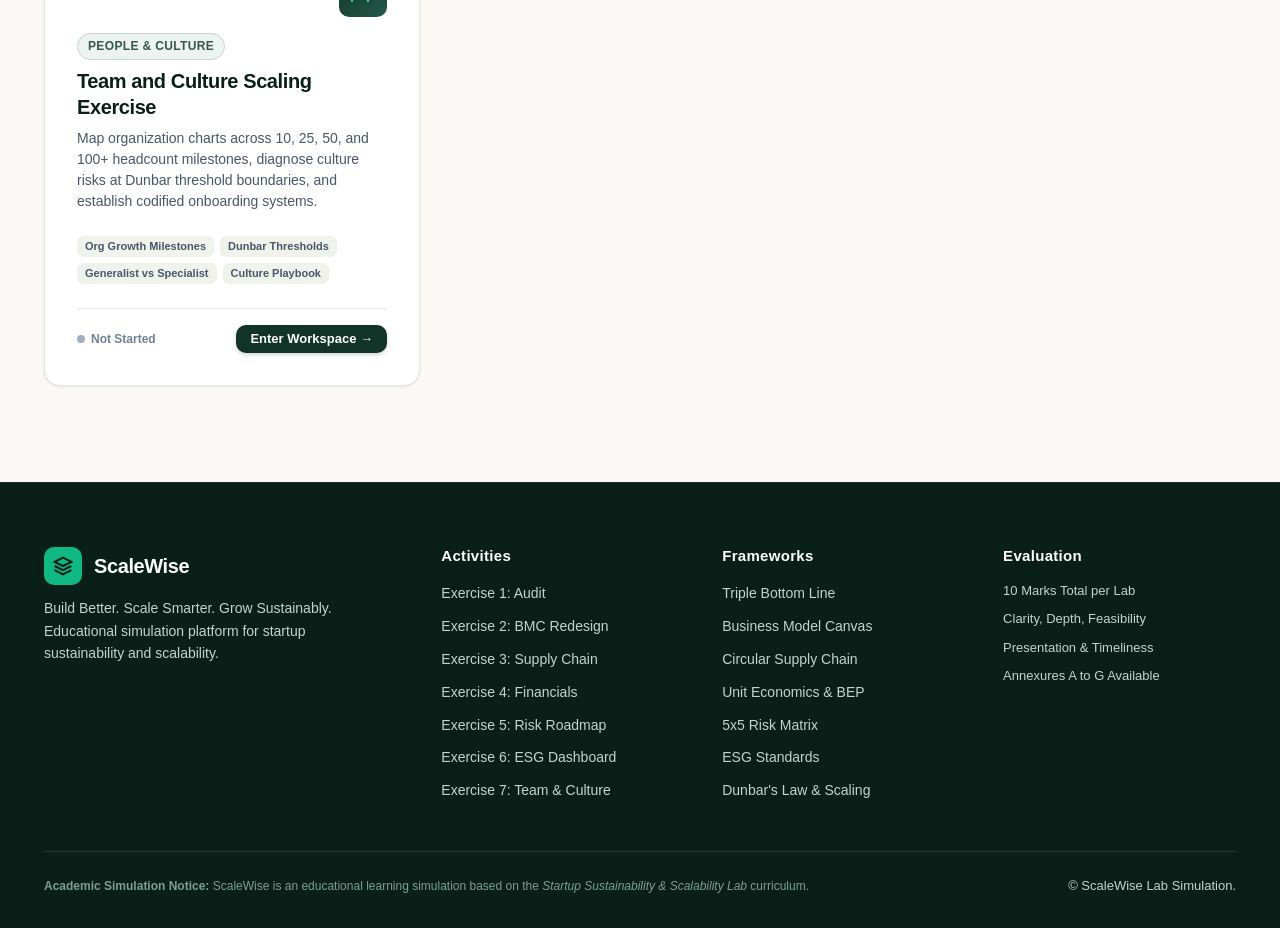
<file: hub.html>
<!DOCTYPE html>
<html lang="en">
<head>
  <meta charset="UTF-8">
  <meta name="viewport" content="width=device-width, initial-scale=1.0">
  <title>Activity Hub — Seven Startup Scaling Challenges | ScaleWise</title>
  <meta name="description" content="Explore the seven core lab activities for startup sustainability and scalability. Dive into interactive workspaces for each challenge.">
  <link rel="stylesheet" href="css/main.css">
  <link rel="stylesheet" href="css/activities.css">
</head>
<body>

  <!-- Site Navigation Header -->
  <header class="site-header">
    <div class="container nav-container">
      <a href="index.html" class="brand-link" aria-label="ScaleWise Home">
        <div class="brand-icon">
          <svg width="22" height="22" viewBox="0 0 24 24" fill="none" stroke="currentColor" stroke-width="2.5" stroke-linecap="round" stroke-linejoin="round">
            <path d="M12 2L2 7l10 5 10-5-10-5zM2 17l10 5 10-5M2 12l10 5 10-5"/>
          </svg>
        </div>
        <div class="brand-text">
          <span class="brand-name">ScaleWise</span>
          <span class="brand-sub">Sustainability Lab</span>
        </div>
      </a>

      <!-- Desktop Nav -->
      <nav>
        <ul class="nav-links">
          <li class="nav-item"><a href="index.html">Home</a></li>
          <li class="nav-item"><a href="founder-brief.html">Founder's Brief</a></li>
          <li class="nav-item"><a href="hub.html" class="active">Activity Hub</a></li>
          <li class="nav-item"><a href="toolkit.html">Toolkit</a></li>
          <li class="nav-item"><a href="dashboard.html">Growth Dashboard</a></li>
        </ul>
      </nav>

      <!-- Header Actions -->
      <div class="header-actions">
        <a href="dashboard.html" class="nav-progress-pill" title="View your simulation progress">
          <span class="progress-pill-dot"></span>
          <span class="nav-progress-text">0/7 Done</span>
          <span class="nav-progress-percent" style="color:var(--color-slate-light); font-weight:400; font-size:0.75rem;">(0%)</span>
        </a>

        <button class="mobile-menu-btn" aria-label="Toggle Navigation Menu" aria-expanded="false">
          <span></span>
          <span></span>
          <span></span>
        </button>
      </div>
    </div>
  </header>

  <!-- Mobile Drawer Menu -->
  <div class="mobile-nav">
    <ul class="mobile-nav-links">
      <li><a href="index.html">Home</a></li>
      <li><a href="founder-brief.html">Founder's Brief</a></li>
      <li><a href="hub.html" class="active">Activity Hub (7 Challenges)</a></li>
      <li><a href="toolkit.html">Sustainability Toolkit</a></li>
      <li><a href="dashboard.html">Growth Dashboard</a></li>
    </ul>
  </div>

  <main>
    <!-- Hub Header -->
    <section class="activity-header-bar">
      <div class="container">
        <div class="activity-header-breadcrumb">
          <a href="index.html">Home</a>
          <span>/</span>
          <span>Activity Hub</span>
        </div>
        <div class="activity-headline-wrap">
          <div class="activity-headline-left">
            <span class="badge badge-mint" style="margin-bottom: 8px;">Prescribed Lab Curriculum</span>
            <h1>The Seven Scaling Challenges</h1>
            <p>
              Access each dedicated activity workspace below. Every activity presents its complete academic objectives, background theory, required procedures, and authentic interactive simulation.
            </p>
          </div>
          <div class="activity-header-actions">
            <a href="dashboard.html" class="btn btn-secondary">Open Growth Dashboard</a>
          </div>
        </div>
      </div>
    </section>

    <!-- Hub Cards Section -->
    <section class="section-padding">
      <div class="container">
        <!-- Academic Standards Callout -->
        <div class="callout callout-academic">
          <svg class="callout-icon" viewBox="0 0 24 24" fill="none" stroke="currentColor" stroke-width="2">
            <path d="M12 2L2 7l10 5 10-5-10-5zM2 17l10 5 10-5M2 12l10 5 10-5"/>
          </svg>
          <div>
            <strong>Curriculum Alignment:</strong>
            Each workspace below adheres strictly to the <em>Startup Sustainability & Scalability Lab</em> exercises. The evaluation rubric evaluates each submission out of 10 marks across 5 criteria: <em>Conceptual Clarity, Analytical Depth, Feasibility & Practicality, Presentation & Documentation, and Timeliness</em>.
          </div>
        </div>

        <!-- 7 Activity Cards Grid -->
        <div class="activity-grid">

          <!-- Activity 1 Card -->
          <div class="activity-card" data-activity-card="activity-1">
            <div class="activity-card-top">
              <span class="activity-num-badge">Exercise 01</span>
              <div class="activity-icon-box">
                <svg width="24" height="24" viewBox="0 0 24 24" fill="none" stroke="currentColor" stroke-width="2">
                  <path d="M9 11l3 3L22 4"></path>
                  <path d="M21 12v7a2 2 0 0 1-2 2H5a2 2 0 0 1-2-2V5a2 2 0 0 1 2-2h11"></path>
                </svg>
              </div>
            </div>
            <div class="activity-card-body">
              <span class="badge badge-sage" style="margin-bottom:8px;">Diagnostic & Audit</span>
              <h3>Sustainability Audit of a Startup</h3>
              <p class="activity-desc">
                Critically evaluate a venture across environmental, social, and economic dimensions. Apply the Triple Bottom Line framework and uncover at least 5 operational gaps using Annexure A.
              </p>
              <div class="activity-tags">
                <span class="activity-tag">Triple Bottom Line</span>
                <span class="activity-tag">Gap Analysis Table</span>
                <span class="activity-tag">Annexure A Rubric</span>
                <span class="activity-tag">Executive Summary</span>
              </div>
            </div>
            <div class="activity-card-footer">
              <div class="activity-status-indicator">
                <span class="status-dot"></span>
                <span class="activity-status-text">Not Started</span>
              </div>
              <a href="activity-1.html" class="btn btn-primary btn-sm">Enter Workspace →</a>
            </div>
          </div>

          <!-- Activity 2 Card -->
          <div class="activity-card" data-activity-card="activity-2">
            <div class="activity-card-top">
              <span class="activity-num-badge">Exercise 02</span>
              <div class="activity-icon-box">
                <svg width="24" height="24" viewBox="0 0 24 24" fill="none" stroke="currentColor" stroke-width="2">
                  <rect x="3" y="3" width="18" height="18" rx="2"></rect>
                  <line x1="9" y1="3" x2="9" y2="21"></line>
                  <line x1="15" y1="3" x2="15" y2="21"></line>
                  <line x1="3" y1="9" x2="21" y2="9"></line>
                </svg>
              </div>
            </div>
            <div class="activity-card-body">
              <span class="badge badge-sage" style="margin-bottom:8px;">Business Model Innovation</span>
              <h3>Scalable Business Model Redesign</h3>
              <p class="activity-desc">
                Redesign Osterwalder's Business Model Canvas to decouple output from linear cost growth by explicitly introducing automation, outsourcing, and platform elements.
              </p>
              <div class="activity-tags">
                <span class="activity-tag">9-Block Canvas</span>
                <span class="activity-tag">Automation</span>
                <span class="activity-tag">Contract Mfg (Outsourcing)</span>
                <span class="activity-tag">Platform Marketplace</span>
              </div>
            </div>
            <div class="activity-card-footer">
              <div class="activity-status-indicator">
                <span class="status-dot"></span>
                <span class="activity-status-text">Not Started</span>
              </div>
              <a href="activity-2.html" class="btn btn-primary btn-sm">Enter Workspace →</a>
            </div>
          </div>

          <!-- Activity 3 Card -->
          <div class="activity-card" data-activity-card="activity-3">
            <div class="activity-card-top">
              <span class="activity-num-badge">Exercise 03</span>
              <div class="activity-icon-box">
                <svg width="24" height="24" viewBox="0 0 24 24" fill="none" stroke="currentColor" stroke-width="2">
                  <polyline points="22 12 18 12 15 21 9 3 6 12 2 12"></polyline>
                </svg>
              </div>
            </div>
            <div class="activity-card-body">
              <span class="badge badge-sage" style="margin-bottom:8px;">Operations & Logistics</span>
              <h3>Supply Chain & Operations Scaling Plan</h3>
              <p class="activity-desc">
                Map baseline supply chain stages, identify breakpoint volumes where operations break down, and design a phased roadmap from Pilot to Mass Production with green interventions.
              </p>
              <div class="activity-tags">
                <span class="activity-tag">End-to-End Mapping</span>
                <span class="activity-tag">Capacity Breakpoints</span>
                <span class="activity-tag">Dual Sourcing</span>
                <span class="activity-tag">Circular Take-Back</span>
              </div>
            </div>
            <div class="activity-card-footer">
              <div class="activity-status-indicator">
                <span class="status-dot"></span>
                <span class="activity-status-text">Not Started</span>
              </div>
              <a href="activity-3.html" class="btn btn-primary btn-sm">Enter Workspace →</a>
            </div>
          </div>

          <!-- Activity 4 Card -->
          <div class="activity-card" data-activity-card="activity-4">
            <div class="activity-card-top">
              <span class="activity-num-badge">Exercise 04</span>
              <div class="activity-icon-box">
                <svg width="24" height="24" viewBox="0 0 24 24" fill="none" stroke="currentColor" stroke-width="2">
                  <line x1="18" y1="20" x2="18" y2="10"></line>
                  <line x1="12" y1="20" x2="12" y2="4"></line>
                  <line x1="6" y1="20" x2="6" y2="14"></line>
                </svg>
              </div>
            </div>
            <div class="activity-card-body">
              <span class="badge badge-sage" style="margin-bottom:8px;">Finance & Economics</span>
              <h3>Financial Projections for Scaling</h3>
              <p class="activity-desc">
                Construct unit economics (CAC, LTV, contribution margin), build a 5-year multi-year P&L, determine the break-even volume, and run a ±20% sensitivity stress test.
              </p>
              <div class="activity-tags">
                <span class="activity-tag">Unit Economics</span>
                <span class="activity-tag">Break-Even Chart</span>
                <span class="activity-tag">5-Year P&L Model</span>
                <span class="activity-tag">Capital Requirements</span>
              </div>
            </div>
            <div class="activity-card-footer">
              <div class="activity-status-indicator">
                <span class="status-dot"></span>
                <span class="activity-status-text">Not Started</span>
              </div>
              <a href="activity-4.html" class="btn btn-primary btn-sm">Enter Workspace →</a>
            </div>
          </div>

          <!-- Activity 5 Card -->
          <div class="activity-card" data-activity-card="activity-5">
            <div class="activity-card-top">
              <span class="activity-num-badge">Exercise 05</span>
              <div class="activity-icon-box">
                <svg width="24" height="24" viewBox="0 0 24 24" fill="none" stroke="currentColor" stroke-width="2">
                  <polygon points="12 2 2 22 22 22 12 2"></polygon>
                  <line x1="12" y1="9" x2="12" y2="13"></line>
                  <line x1="12" y1="17" x2="12.01" y2="17"></line>
                </svg>
              </div>
            </div>
            <div class="activity-card-body">
              <span class="badge badge-sage" style="margin-bottom:8px;">Risk & Resilience</span>
              <h3>Risk Assessment & Mitigation Roadmap</h3>
              <p class="activity-desc">
                Brainstorm at least 12 categorized scaling risks, score them on a 5×5 Probability-Impact matrix, and formulate concrete mitigation, contingency, and early-warning plans.
              </p>
              <div class="activity-tags">
                <span class="activity-tag">12 Categorized Risks</span>
                <span class="activity-tag">5×5 Heatmap Matrix</span>
                <span class="activity-tag">Early-Warning Triggers</span>
                <span class="activity-tag">Risk Ownership</span>
              </div>
            </div>
            <div class="activity-card-footer">
              <div class="activity-status-indicator">
                <span class="status-dot"></span>
                <span class="activity-status-text">Not Started</span>
              </div>
              <a href="activity-5.html" class="btn btn-primary btn-sm">Enter Workspace →</a>
            </div>
          </div>

          <!-- Activity 6 Card -->
          <div class="activity-card" data-activity-card="activity-6">
            <div class="activity-card-top">
              <span class="activity-num-badge">Exercise 06</span>
              <div class="activity-icon-box">
                <svg width="24" height="24" viewBox="0 0 24 24" fill="none" stroke="currentColor" stroke-width="2">
                  <circle cx="12" cy="12" r="10"></circle>
                  <line x1="2" y1="12" x2="22" y2="12"></line>
                  <path d="M12 2a15.3 15.3 0 0 1 4 10 15.3 15.3 0 0 1-4 10 15.3 15.3 0 0 1-4-10 15.3 15.3 0 0 1 4-10z"></path>
                </svg>
              </div>
            </div>
            <div class="activity-card-body">
              <span class="badge badge-sage" style="margin-bottom:8px;">Governance & Impact</span>
              <h3>ESG Integration & Impact Measurement</h3>
              <p class="activity-desc">
                Select material Environmental, Social, and Governance indicators, define formulas and data sources, build an impact KPI dashboard, and draft an investor pitch ESG statement.
              </p>
              <div class="activity-tags">
                <span class="activity-tag">Materiality Justification</span>
                <span class="activity-tag">GRI / SASB / SDGs</span>
                <span class="activity-tag">Impact Dashboard</span>
                <span class="activity-tag">Investor ESG Statement</span>
              </div>
            </div>
            <div class="activity-card-footer">
              <div class="activity-status-indicator">
                <span class="status-dot"></span>
                <span class="activity-status-text">Not Started</span>
              </div>
              <a href="activity-6.html" class="btn btn-primary btn-sm">Enter Workspace →</a>
            </div>
          </div>

          <!-- Activity 7 Card -->
          <div class="activity-card" data-activity-card="activity-7">
            <div class="activity-card-top">
              <span class="activity-num-badge">Exercise 07</span>
              <div class="activity-icon-box">
                <svg width="24" height="24" viewBox="0 0 24 24" fill="none" stroke="currentColor" stroke-width="2">
                  <path d="M17 21v-2a4 4 0 0 0-4-4H5a4 4 0 0 0-4 4v2"></path>
                  <circle cx="9" cy="7" r="4"></circle>
                  <circle cx="19" cy="11" r="2"></circle>
                </svg>
              </div>
            </div>
            <div class="activity-card-body">
              <span class="badge badge-sage" style="margin-bottom:8px;">People & Culture</span>
              <h3>Team and Culture Scaling Exercise</h3>
              <p class="activity-desc">
                Map organization charts across 10, 25, 50, and 100+ headcount milestones, diagnose culture risks at Dunbar threshold boundaries, and establish codified onboarding systems.
              </p>
              <div class="activity-tags">
                <span class="activity-tag">Org Growth Milestones</span>
                <span class="activity-tag">Dunbar Thresholds</span>
                <span class="activity-tag">Generalist vs Specialist</span>
                <span class="activity-tag">Culture Playbook</span>
              </div>
            </div>
            <div class="activity-card-footer">
              <div class="activity-status-indicator">
                <span class="status-dot"></span>
                <span class="activity-status-text">Not Started</span>
              </div>
              <a href="activity-7.html" class="btn btn-primary btn-sm">Enter Workspace →</a>
            </div>
          </div>

        </div>
      </div>
    </section>
  </main>

  <!-- Global Footer -->
  <footer class="site-footer">
    <div class="container">
      <div class="footer-grid">
        <div>
          <div class="brand-link" style="color:#FFFFFF; margin-bottom:12px;">
            <div class="brand-icon" style="background:var(--color-mint); color:var(--color-forest-dark);">
              <svg width="20" height="20" viewBox="0 0 24 24" fill="none" stroke="currentColor" stroke-width="2.5"><path d="M12 2L2 7l10 5 10-5-10-5zM2 17l10 5 10-5M2 12l10 5 10-5"/></svg>
            </div>
            <span class="brand-name" style="color:#FFFFFF;">ScaleWise</span>
          </div>
          <p class="footer-brand-desc">
            Build Better. Scale Smarter. Grow Sustainably. Educational simulation platform for startup sustainability and scalability.
          </p>
        </div>

        <div class="footer-col">
          <h5>Activities</h5>
          <ul class="footer-links">
            <li><a href="activity-1.html">Exercise 1: Audit</a></li>
            <li><a href="activity-2.html">Exercise 2: BMC Redesign</a></li>
            <li><a href="activity-3.html">Exercise 3: Supply Chain</a></li>
            <li><a href="activity-4.html">Exercise 4: Financials</a></li>
            <li><a href="activity-5.html">Exercise 5: Risk Roadmap</a></li>
            <li><a href="activity-6.html">Exercise 6: ESG Dashboard</a></li>
            <li><a href="activity-7.html">Exercise 7: Team & Culture</a></li>
          </ul>
        </div>

        <div class="footer-col">
          <h5>Frameworks</h5>
          <ul class="footer-links">
            <li><a href="toolkit.html#tbl">Triple Bottom Line</a></li>
            <li><a href="toolkit.html#bmc">Business Model Canvas</a></li>
            <li><a href="toolkit.html#supply">Circular Supply Chain</a></li>
            <li><a href="toolkit.html#economics">Unit Economics & BEP</a></li>
            <li><a href="toolkit.html#risk">5x5 Risk Matrix</a></li>
            <li><a href="toolkit.html#esg">ESG Standards</a></li>
            <li><a href="toolkit.html#org">Dunbar's Law & Scaling</a></li>
          </ul>
        </div>

        <div class="footer-col">
          <h5>Evaluation</h5>
          <ul class="footer-links" style="font-size:0.8125rem; color:var(--color-sage-subtle);">
            <li>10 Marks Total per Lab</li>
            <li>Clarity, Depth, Feasibility</li>
            <li>Presentation & Timeliness</li>
            <li>Annexures A to G Available</li>
          </ul>
        </div>
      </div>

      <div class="footer-bottom">
        <div class="academic-attribution">
          <strong>Academic Simulation Notice:</strong> ScaleWise is an educational learning simulation based on the <em>Startup Sustainability & Scalability Lab</em> curriculum.
        </div>
        <div>&copy; ScaleWise Lab Simulation.</div>
      </div>
    </div>
  </footer>

  <script src="js/app.js"></script>
</body>
</html>
</file>
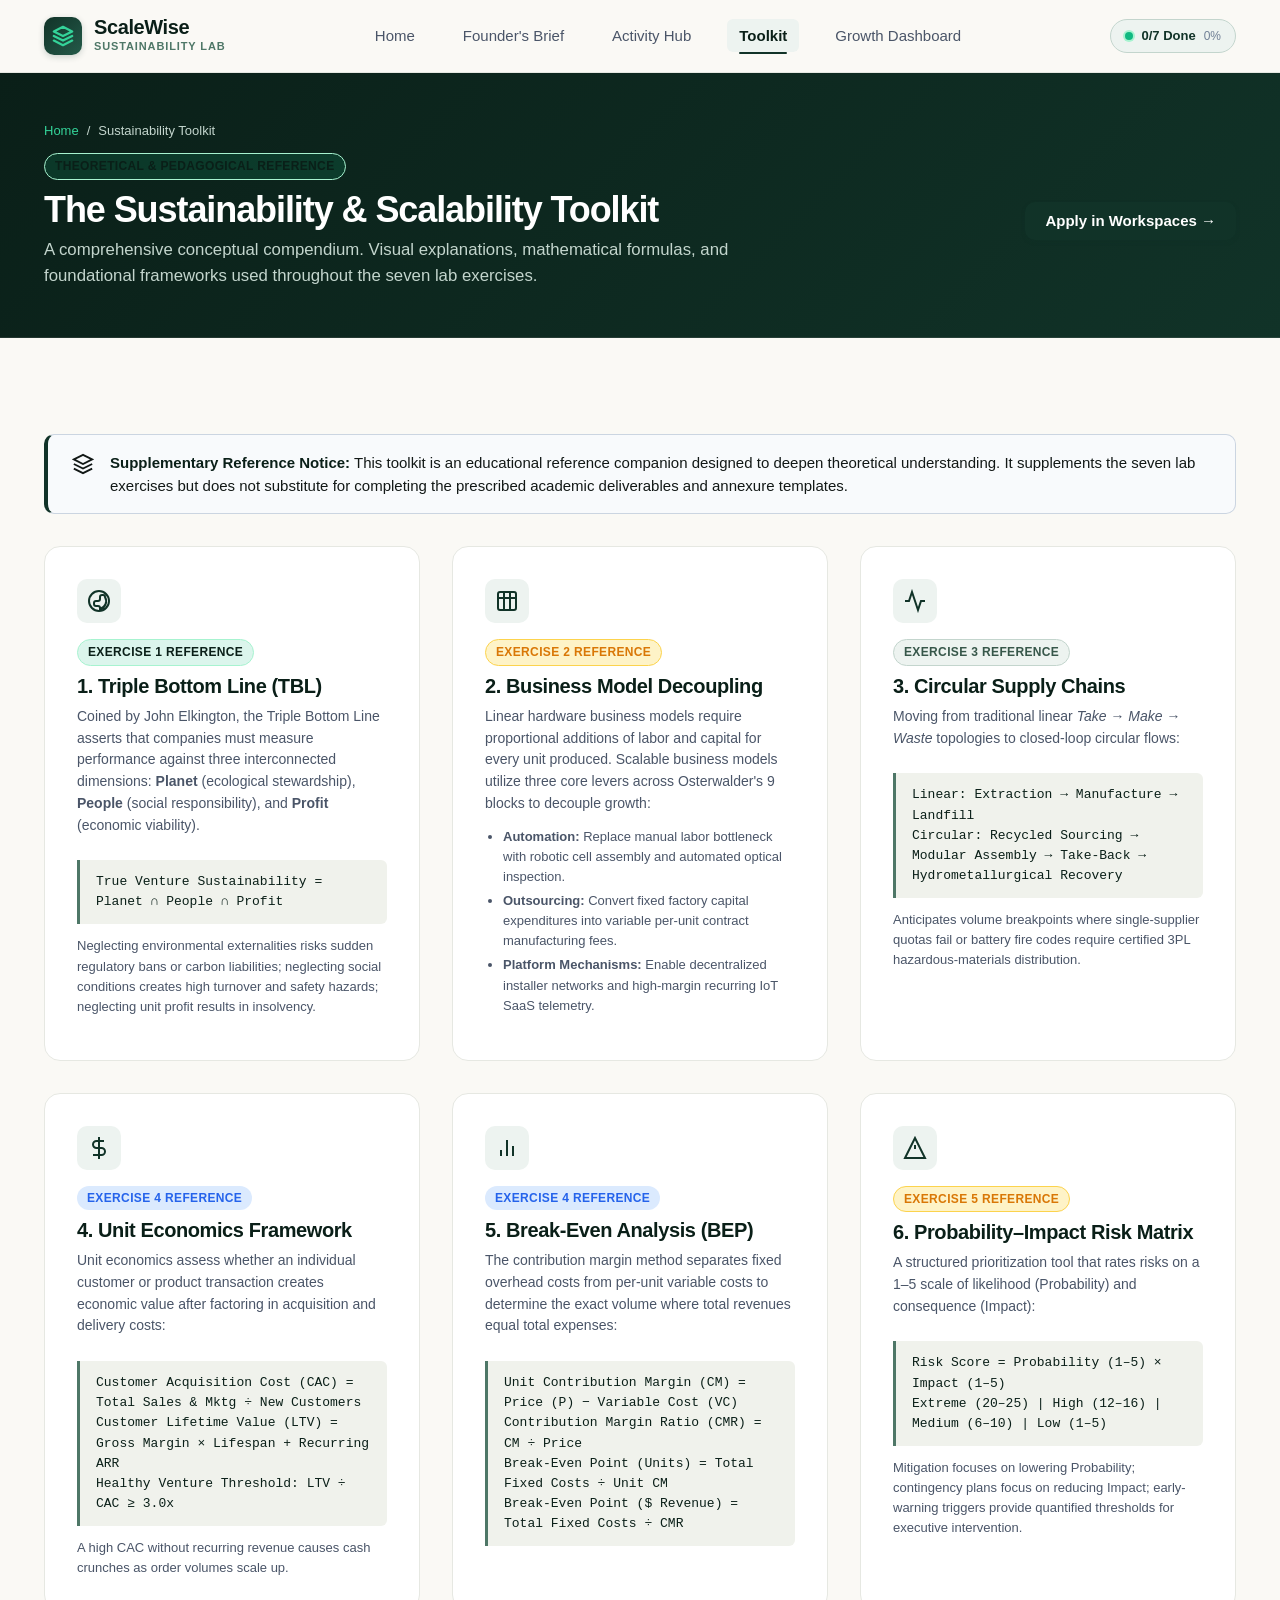
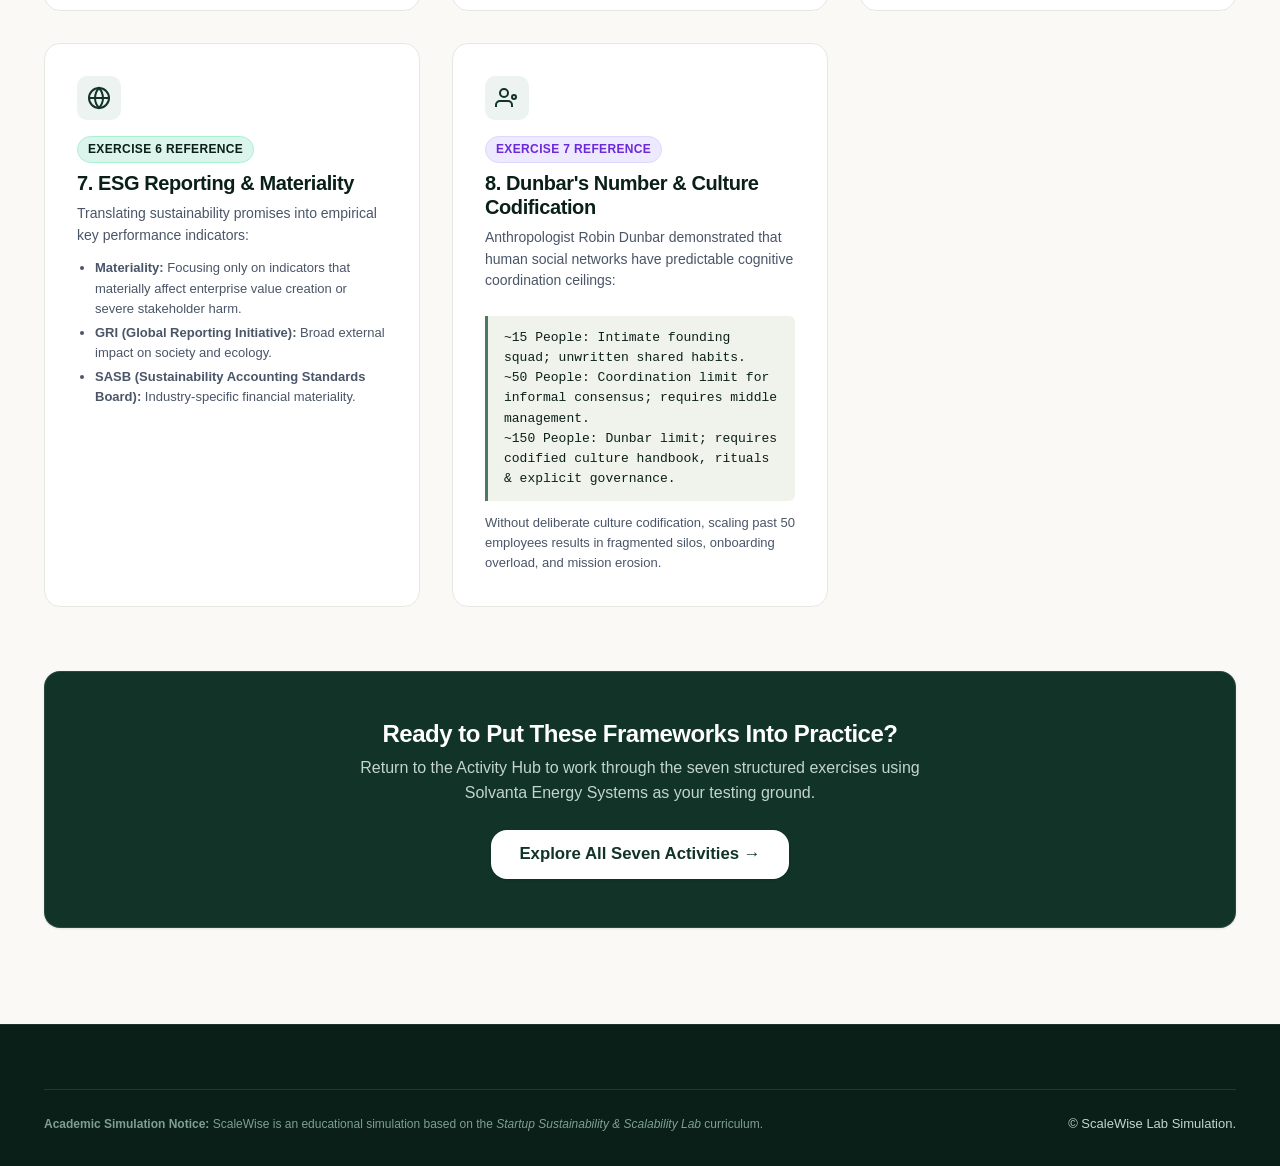
<file: toolkit.html>
<!DOCTYPE html>
<html lang="en">
<head>
  <meta charset="UTF-8">
  <meta name="viewport" content="width=device-width, initial-scale=1.0">
  <title>Sustainability Toolkit — Core Frameworks & Theory | ScaleWise</title>
  <meta name="description" content="Reference guide and visual explanations for Triple Bottom Line, Business Model Canvas, Circular Supply Chains, Unit Economics, Risk Heatmaps, ESG, and Dunbar Scaling.">
  <link rel="stylesheet" href="css/main.css">
  <link rel="stylesheet" href="css/activities.css">
</head>
<body>

  <!-- Site Navigation Header -->
  <header class="site-header">
    <div class="container nav-container">
      <a href="index.html" class="brand-link" aria-label="ScaleWise Home">
        <div class="brand-icon">
          <svg width="22" height="22" viewBox="0 0 24 24" fill="none" stroke="currentColor" stroke-width="2.5" stroke-linecap="round" stroke-linejoin="round">
            <path d="M12 2L2 7l10 5 10-5-10-5zM2 17l10 5 10-5M2 12l10 5 10-5"/>
          </svg>
        </div>
        <div class="brand-text">
          <span class="brand-name">ScaleWise</span>
          <span class="brand-sub">Sustainability Lab</span>
        </div>
      </a>

      <!-- Desktop Nav -->
      <nav>
        <ul class="nav-links">
          <li class="nav-item"><a href="index.html">Home</a></li>
          <li class="nav-item"><a href="founder-brief.html">Founder's Brief</a></li>
          <li class="nav-item"><a href="hub.html">Activity Hub</a></li>
          <li class="nav-item"><a href="toolkit.html" class="active">Toolkit</a></li>
          <li class="nav-item"><a href="dashboard.html">Growth Dashboard</a></li>
        </ul>
      </nav>

      <!-- Header Actions -->
      <div class="header-actions">
        <a href="dashboard.html" class="nav-progress-pill" title="View your simulation progress">
          <span class="progress-pill-dot"></span>
          <span class="nav-progress-text">0/7 Done</span>
          <span class="nav-progress-percent" style="color:var(--color-slate-light); font-weight:400; font-size:0.75rem;">(0%)</span>
        </a>

        <button class="mobile-menu-btn" aria-label="Toggle Navigation Menu" aria-expanded="false">
          <span></span>
          <span></span>
          <span></span>
        </button>
      </div>
    </div>
  </header>

  <!-- Mobile Drawer Menu -->
  <div class="mobile-nav">
    <ul class="mobile-nav-links">
      <li><a href="index.html">Home</a></li>
      <li><a href="founder-brief.html">Founder's Brief</a></li>
      <li><a href="hub.html">Activity Hub (7 Challenges)</a></li>
      <li><a href="toolkit.html" class="active">Sustainability Toolkit</a></li>
      <li><a href="dashboard.html">Growth Dashboard</a></li>
    </ul>
  </div>

  <main>
    <!-- Toolkit Top Banner -->
    <section class="activity-header-bar">
      <div class="container">
        <div class="activity-header-breadcrumb">
          <a href="index.html">Home</a>
          <span>/</span>
          <span>Sustainability Toolkit</span>
        </div>
        <div class="activity-headline-wrap">
          <div class="activity-headline-left">
            <span class="badge badge-mint" style="margin-bottom:8px;">Theoretical & Pedagogical Reference</span>
            <h1>The Sustainability & Scalability Toolkit</h1>
            <p>
              A comprehensive conceptual compendium. Visual explanations, mathematical formulas, and foundational frameworks used throughout the seven lab exercises.
            </p>
          </div>
          <div class="activity-header-actions">
            <a href="hub.html" class="btn btn-primary">Apply in Workspaces →</a>
          </div>
        </div>
      </div>
    </section>

    <div class="container section-padding">

      <!-- Educational Scope Callout -->
      <div class="callout callout-academic">
        <svg class="callout-icon" viewBox="0 0 24 24" fill="none" stroke="currentColor" stroke-width="2">
          <path d="M12 2L2 7l10 5 10-5-10-5zM2 17l10 5 10-5M2 12l10 5 10-5"/>
        </svg>
        <div>
          <strong>Supplementary Reference Notice:</strong>
          This toolkit is an educational reference companion designed to deepen theoretical understanding. It supplements the seven lab exercises but does not substitute for completing the prescribed academic deliverables and annexure templates.
        </div>
      </div>

      <!-- 8 Core Framework Cards Grid -->
      <div class="toolkit-grid">

        <!-- 1. Triple Bottom Line -->
        <div id="tbl" class="toolkit-card">
          <div class="toolkit-card-icon">
            <svg width="24" height="24" viewBox="0 0 24 24" fill="none" stroke="currentColor" stroke-width="2">
              <path d="M12 2a10 10 0 1 0 10 10A10 10 0 0 0 12 2zm1 17.93V19a2 2 0 0 0-2-2H9a2 2 0 0 1-2-2v-1a2 2 0 0 1 2-2h2a2 2 0 0 0 2-2V8a2 2 0 0 1 2-2h1a2 2 0 0 1 2 2v.07A8 8 0 0 1 13 19.93z"/>
            </svg>
          </div>
          <span class="badge badge-mint" style="width:fit-content; margin-bottom:8px;">Exercise 1 Reference</span>
          <h3 style="font-size:1.25rem;">1. Triple Bottom Line (TBL)</h3>
          <p style="font-size:0.875rem; color:var(--color-slate); margin-bottom:12px;">
            Coined by John Elkington, the Triple Bottom Line asserts that companies must measure performance against three interconnected dimensions: <strong>Planet</strong> (ecological stewardship), <strong>People</strong> (social responsibility), and <strong>Profit</strong> (economic viability).
          </p>
          <div class="toolkit-formula-box">
            True Venture Sustainability = Planet &cap; People &cap; Profit
          </div>
          <p style="font-size:0.8125rem; color:var(--color-slate);">
            Neglecting environmental externalities risks sudden regulatory bans or carbon liabilities; neglecting social conditions creates high turnover and safety hazards; neglecting unit profit results in insolvency.
          </p>
        </div>

        <!-- 2. Business Model Canvas & Decoupling -->
        <div id="bmc" class="toolkit-card">
          <div class="toolkit-card-icon">
            <svg width="24" height="24" viewBox="0 0 24 24" fill="none" stroke="currentColor" stroke-width="2">
              <rect x="3" y="3" width="18" height="18" rx="2"></rect>
              <line x1="9" y1="3" x2="9" y2="21"></line>
              <line x1="15" y1="3" x2="15" y2="21"></line>
              <line x1="3" y1="9" x2="21" y2="9"></line>
            </svg>
          </div>
          <span class="badge badge-amber" style="width:fit-content; margin-bottom:8px;">Exercise 2 Reference</span>
          <h3 style="font-size:1.25rem;">2. Business Model Decoupling</h3>
          <p style="font-size:0.875rem; color:var(--color-slate); margin-bottom:12px;">
            Linear hardware business models require proportional additions of labor and capital for every unit produced. Scalable business models utilize three core levers across Osterwalder's 9 blocks to decouple growth:
          </p>
          <ul style="font-size:0.8125rem; color:var(--color-slate); padding-left:18px; margin-bottom:12px; display:flex; flex-direction:column; gap:4px;">
            <li><strong>Automation:</strong> Replace manual labor bottleneck with robotic cell assembly and automated optical inspection.</li>
            <li><strong>Outsourcing:</strong> Convert fixed factory capital expenditures into variable per-unit contract manufacturing fees.</li>
            <li><strong>Platform Mechanisms:</strong> Enable decentralized installer networks and high-margin recurring IoT SaaS telemetry.</li>
          </ul>
        </div>

        <!-- 3. Sustainable Supply Chains -->
        <div id="supply" class="toolkit-card">
          <div class="toolkit-card-icon">
            <svg width="24" height="24" viewBox="0 0 24 24" fill="none" stroke="currentColor" stroke-width="2">
              <polyline points="22 12 18 12 15 21 9 3 6 12 2 12"></polyline>
            </svg>
          </div>
          <span class="badge badge-sage" style="width:fit-content; margin-bottom:8px;">Exercise 3 Reference</span>
          <h3 style="font-size:1.25rem;">3. Circular Supply Chains</h3>
          <p style="font-size:0.875rem; color:var(--color-slate); margin-bottom:12px;">
            Moving from traditional linear <em>Take &rarr; Make &rarr; Waste</em> topologies to closed-loop circular flows:
          </p>
          <div class="toolkit-formula-box">
            Linear: Extraction &rarr; Manufacture &rarr; Landfill<br>
            Circular: Recycled Sourcing &rarr; Modular Assembly &rarr; Take-Back &rarr; Hydrometallurgical Recovery
          </div>
          <p style="font-size:0.8125rem; color:var(--color-slate);">
            Anticipates volume breakpoints where single-supplier quotas fail or battery fire codes require certified 3PL hazardous-materials distribution.
          </p>
        </div>

        <!-- 4. Unit Economics -->
        <div id="economics" class="toolkit-card">
          <div class="toolkit-card-icon">
            <svg width="24" height="24" viewBox="0 0 24 24" fill="none" stroke="currentColor" stroke-width="2">
              <line x1="12" y1="1" x2="12" y2="23"></line>
              <path d="M17 5H9.5a3.5 3.5 0 0 0 0 7h5a3.5 3.5 0 0 1 0 7H6"></path>
            </svg>
          </div>
          <span class="badge badge-blue" style="width:fit-content; margin-bottom:8px;">Exercise 4 Reference</span>
          <h3 style="font-size:1.25rem;">4. Unit Economics Framework</h3>
          <p style="font-size:0.875rem; color:var(--color-slate); margin-bottom:12px;">
            Unit economics assess whether an individual customer or product transaction creates economic value after factoring in acquisition and delivery costs:
          </p>
          <div class="toolkit-formula-box">
            Customer Acquisition Cost (CAC) = Total Sales & Mktg &divide; New Customers<br>
            Customer Lifetime Value (LTV) = Gross Margin &times; Lifespan + Recurring ARR<br>
            Healthy Venture Threshold: LTV &divide; CAC &ge; 3.0x
          </div>
          <p style="font-size:0.8125rem; color:var(--color-slate);">
            A high CAC without recurring revenue causes cash crunches as order volumes scale up.
          </p>
        </div>

        <!-- 5. Break-Even Analysis -->
        <div id="breakeven" class="toolkit-card">
          <div class="toolkit-card-icon">
            <svg width="24" height="24" viewBox="0 0 24 24" fill="none" stroke="currentColor" stroke-width="2">
              <line x1="18" y1="20" x2="18" y2="10"></line>
              <line x1="12" y1="20" x2="12" y2="4"></line>
              <line x1="6" y1="20" x2="6" y2="14"></line>
            </svg>
          </div>
          <span class="badge badge-blue" style="width:fit-content; margin-bottom:8px;">Exercise 4 Reference</span>
          <h3 style="font-size:1.25rem;">5. Break-Even Analysis (BEP)</h3>
          <p style="font-size:0.875rem; color:var(--color-slate); margin-bottom:12px;">
            The contribution margin method separates fixed overhead costs from per-unit variable costs to determine the exact volume where total revenues equal total expenses:
          </p>
          <div class="toolkit-formula-box">
            Unit Contribution Margin (CM) = Price (P) &minus; Variable Cost (VC)<br>
            Contribution Margin Ratio (CMR) = CM &divide; Price<br>
            Break-Even Point (Units) = Total Fixed Costs &divide; Unit CM<br>
            Break-Even Point ($ Revenue) = Total Fixed Costs &divide; CMR
          </div>
        </div>

        <!-- 6. 5x5 Probability-Impact Matrix -->
        <div id="risk" class="toolkit-card">
          <div class="toolkit-card-icon">
            <svg width="24" height="24" viewBox="0 0 24 24" fill="none" stroke="currentColor" stroke-width="2">
              <polygon points="12 2 2 22 22 22 12 2"></polygon>
              <line x1="12" y1="9" x2="12" y2="13"></line>
              <line x1="12" y1="17" x2="12.01" y2="17"></line>
            </svg>
          </div>
          <span class="badge badge-amber" style="width:fit-content; margin-bottom:8px;">Exercise 5 Reference</span>
          <h3 style="font-size:1.25rem;">6. Probability–Impact Risk Matrix</h3>
          <p style="font-size:0.875rem; color:var(--color-slate); margin-bottom:12px;">
            A structured prioritization tool that rates risks on a 1–5 scale of likelihood (Probability) and consequence (Impact):
          </p>
          <div class="toolkit-formula-box">
            Risk Score = Probability (1–5) &times; Impact (1–5)<br>
            Extreme (20–25) | High (12–16) | Medium (6–10) | Low (1–5)
          </div>
          <p style="font-size:0.8125rem; color:var(--color-slate);">
            Mitigation focuses on lowering Probability; contingency plans focus on reducing Impact; early-warning triggers provide quantified thresholds for executive intervention.
          </p>
        </div>

        <!-- 7. ESG Standards -->
        <div id="esg" class="toolkit-card">
          <div class="toolkit-card-icon">
            <svg width="24" height="24" viewBox="0 0 24 24" fill="none" stroke="currentColor" stroke-width="2">
              <circle cx="12" cy="12" r="10"></circle>
              <line x1="2" y1="12" x2="22" y2="12"></line>
              <path d="M12 2a15.3 15.3 0 0 1 4 10 15.3 15.3 0 0 1-4 10 15.3 15.3 0 0 1-4-10 15.3 15.3 0 0 1 4-10z"></path>
            </svg>
          </div>
          <span class="badge badge-mint" style="width:fit-content; margin-bottom:8px;">Exercise 6 Reference</span>
          <h3 style="font-size:1.25rem;">7. ESG Reporting & Materiality</h3>
          <p style="font-size:0.875rem; color:var(--color-slate); margin-bottom:12px;">
            Translating sustainability promises into empirical key performance indicators:
          </p>
          <ul style="font-size:0.8125rem; color:var(--color-slate); padding-left:18px; margin-bottom:12px; display:flex; flex-direction:column; gap:4px;">
            <li><strong>Materiality:</strong> Focusing only on indicators that materially affect enterprise value creation or severe stakeholder harm.</li>
            <li><strong>GRI (Global Reporting Initiative):</strong> Broad external impact on society and ecology.</li>
            <li><strong>SASB (Sustainability Accounting Standards Board):</strong> Industry-specific financial materiality.</li>
          </ul>
        </div>

        <!-- 8. Dunbar's Law & Org Scaling -->
        <div id="org" class="toolkit-card">
          <div class="toolkit-card-icon">
            <svg width="24" height="24" viewBox="0 0 24 24" fill="none" stroke="currentColor" stroke-width="2">
              <path d="M17 21v-2a4 4 0 0 0-4-4H5a4 4 0 0 0-4 4v2"></path>
              <circle cx="9" cy="7" r="4"></circle>
              <circle cx="19" cy="11" r="2"></circle>
            </svg>
          </div>
          <span class="badge badge-academic" style="width:fit-content; margin-bottom:8px;">Exercise 7 Reference</span>
          <h3 style="font-size:1.25rem;">8. Dunbar's Number & Culture Codification</h3>
          <p style="font-size:0.875rem; color:var(--color-slate); margin-bottom:12px;">
            Anthropologist Robin Dunbar demonstrated that human social networks have predictable cognitive coordination ceilings:
          </p>
          <div class="toolkit-formula-box">
            ~15 People: Intimate founding squad; unwritten shared habits.<br>
            ~50 People: Coordination limit for informal consensus; requires middle management.<br>
            ~150 People: Dunbar limit; requires codified culture handbook, rituals & explicit governance.
          </div>
          <p style="font-size:0.8125rem; color:var(--color-slate);">
            Without deliberate culture codification, scaling past 50 employees results in fragmented silos, onboarding overload, and mission erosion.
          </p>
        </div>

      </div>

      <!-- Bottom Navigation Card -->
      <div class="card card-dark" style="margin-top:var(--space-3xl); text-align:center; padding:var(--space-2xl);">
        <h3 style="color:#FFFFFF; font-size:1.5rem; margin-bottom:8px;">Ready to Put These Frameworks Into Practice?</h3>
        <p style="color:var(--color-sage-subtle); max-width:600px; margin:0 auto var(--space-lg);">
          Return to the Activity Hub to work through the seven structured exercises using Solvanta Energy Systems as your testing ground.
        </p>
        <a href="hub.html" class="btn btn-light btn-lg">Explore All Seven Activities →</a>
      </div>

    </div>
  </main>

  <!-- Global Footer -->
  <footer class="site-footer">
    <div class="container">
      <div class="footer-bottom">
        <div class="academic-attribution">
          <strong>Academic Simulation Notice:</strong> ScaleWise is an educational simulation based on the <em>Startup Sustainability & Scalability Lab</em> curriculum.
        </div>
        <div>&copy; ScaleWise Lab Simulation.</div>
      </div>
    </div>
  </footer>

  <script src="js/app.js"></script>
</body>
</html>
</file>
<file: css/main.css>
/* ==========================================================================
   ScaleWise - Startup Sustainability & Scalability Simulation Design System
   ========================================================================== */

:root {
  /* Brand Color Palette */
  --color-forest-dark: #0A1F18;
  --color-forest: #113328;
  --color-forest-light: #1A4739;
  --color-forest-subtle: #245A49;
  
  --color-sage-dark: #37574A;
  --color-sage: #4E7767;
  --color-sage-light: #7E9F91;
  --color-sage-subtle: #C3D5CD;
  --color-sage-tint: #EDF3F0;
  
  --color-mint: #10B981;
  --color-mint-light: #34D399;
  --color-mint-soft: #A7F3D0;
  --color-mint-glow: rgba(16, 185, 129, 0.15);
  
  --color-charcoal: #121816;
  --color-charcoal-muted: #28332E;
  --color-slate: #4A5568;
  --color-slate-light: #718096;
  --color-slate-subtle: #A0AEC0;
  
  --color-cream: #FAF9F5;
  --color-cream-card: #FFFFFF;
  --color-cream-border: #E6E8E2;
  --color-cream-subtle: #F0F2EC;
  
  --color-amber: #D97706;
  --color-amber-light: #F59E0B;
  --color-amber-bg: #FEF3C7;
  --color-amber-border: #FCD34D;
  
  --color-red: #DC2626;
  --color-red-bg: #FEE2E2;
  --color-blue: #2563EB;
  --color-blue-bg: #DBEAFE;

  /* Typography */
  --font-sans: 'Inter', -apple-system, BlinkMacSystemFont, "Segoe UI", Roboto, "Helvetica Neue", Arial, sans-serif;
  --font-mono: ui-monospace, SFMono-Regular, "SF Mono", Menlo, Monaco, Consolas, "Liberation Mono", monospace;

  /* Spacing */
  --space-xxs: 4px;
  --space-xs: 8px;
  --space-sm: 12px;
  --space-md: 16px;
  --space-lg: 24px;
  --space-xl: 32px;
  --space-2xl: 48px;
  --space-3xl: 64px;
  --space-4xl: 96px;

  /* Shadows */
  --shadow-sm: 0 1px 3px rgba(10, 31, 24, 0.06), 0 1px 2px rgba(10, 31, 24, 0.04);
  --shadow-md: 0 4px 12px -2px rgba(10, 31, 24, 0.08), 0 2px 6px -1px rgba(10, 31, 24, 0.04);
  --shadow-lg: 0 12px 28px -4px rgba(10, 31, 24, 0.12), 0 4px 12px -2px rgba(10, 31, 24, 0.06);
  --shadow-xl: 0 20px 40px -8px rgba(10, 31, 24, 0.16);

  /* Borders & Radius */
  --radius-sm: 6px;
  --radius-md: 10px;
  --radius-lg: 16px;
  --radius-full: 9999px;
  --border-subtle: 1px solid var(--color-cream-border);
  --border-forest: 1px solid rgba(255, 255, 255, 0.12);

  /* Transitions */
  --transition-fast: 150ms cubic-bezier(0.4, 0, 0.2, 1);
  --transition-normal: 250ms cubic-bezier(0.4, 0, 0.2, 1);
  --transition-slow: 350ms cubic-bezier(0.4, 0, 0.2, 1);

  /* Container */
  --container-max-w: 1240px;
}

/* ==========================================================================
   CSS Reset & Base Rules
   ========================================================================== */

*, *::before, *::after {
  box-sizing: border-box;
  margin: 0;
  padding: 0;
}

html {
  font-family: var(--font-sans);
  font-size: 16px;
  line-height: 1.55;
  color: var(--color-charcoal);
  background-color: var(--color-cream);
  scroll-behavior: smooth;
  -webkit-font-smoothing: antialiased;
  -moz-osx-font-smoothing: grayscale;
}

body {
  min-height: 100vh;
  display: flex;
  flex-direction: column;
}

img, svg {
  display: block;
  max-width: 100%;
}

a {
  color: var(--color-forest);
  text-decoration: none;
  transition: color var(--transition-fast);
}

a:hover {
  color: var(--color-mint);
}

button, input, select, textarea {
  font: inherit;
  color: inherit;
}

button {
  cursor: pointer;
  border: none;
  background: none;
}

:focus-visible {
  outline: 2px solid var(--color-mint);
  outline-offset: 3px;
}

/* Container */
.container {
  width: 100%;
  max-width: var(--container-max-w);
  margin-left: auto;
  margin-right: auto;
  padding-left: var(--space-lg);
  padding-right: var(--space-lg);
}

/* ==========================================================================
   Navigation Bar
   ========================================================================== */

.site-header {
  position: sticky;
  top: 0;
  z-index: 100;
  background-color: rgba(250, 249, 245, 0.94);
  backdrop-filter: blur(12px);
  -webkit-backdrop-filter: blur(12px);
  border-bottom: var(--border-subtle);
  transition: box-shadow var(--transition-fast);
}

.site-header.scrolled {
  box-shadow: var(--shadow-sm);
}

.nav-container {
  display: flex;
  align-items: center;
  justify-content: space-between;
  height: 72px;
}

.brand-link {
  display: flex;
  align-items: center;
  gap: var(--space-sm);
  color: var(--color-forest);
  font-weight: 700;
  font-size: 1.25rem;
  letter-spacing: -0.02em;
}

.brand-icon {
  width: 38px;
  height: 38px;
  background: linear-gradient(135deg, var(--color-forest), var(--color-forest-subtle));
  color: var(--color-mint-light);
  border-radius: var(--radius-md);
  display: flex;
  align-items: center;
  justify-content: center;
  box-shadow: 0 2px 6px rgba(17, 51, 40, 0.2);
}

.brand-text {
  display: flex;
  flex-direction: column;
}

.brand-name {
  font-size: 1.25rem;
  font-weight: 800;
  line-height: 1.1;
  color: var(--color-forest-dark);
}

.brand-sub {
  font-size: 0.6875rem;
  font-weight: 600;
  text-transform: uppercase;
  letter-spacing: 0.08em;
  color: var(--color-sage);
}

.nav-links {
  display: flex;
  align-items: center;
  list-style: none;
  gap: var(--space-lg);
}

.nav-item a {
  font-size: 0.9375rem;
  font-weight: 500;
  color: var(--color-slate);
  padding: 8px 12px;
  border-radius: var(--radius-sm);
  transition: all var(--transition-fast);
  position: relative;
}

.nav-item a:hover {
  color: var(--color-forest);
  background-color: var(--color-cream-subtle);
}

.nav-item a.active {
  color: var(--color-forest-dark);
  font-weight: 600;
  background-color: var(--color-sage-tint);
}

.nav-item a.active::after {
  content: '';
  position: absolute;
  bottom: -2px;
  left: 12px;
  right: 12px;
  height: 2px;
  background-color: var(--color-forest);
  border-radius: 2px;
}

.header-actions {
  display: flex;
  align-items: center;
  gap: var(--space-md);
}

.nav-progress-pill {
  display: flex;
  align-items: center;
  gap: var(--space-xs);
  background-color: var(--color-sage-tint);
  border: 1px solid var(--color-sage-subtle);
  padding: 6px 14px;
  border-radius: var(--radius-full);
  font-size: 0.8125rem;
  font-weight: 600;
  color: var(--color-forest);
  transition: all var(--transition-fast);
  text-decoration: none;
}

.nav-progress-pill:hover {
  background-color: #E2ECE7;
  color: var(--color-forest-dark);
  border-color: var(--color-sage);
}

.progress-pill-dot {
  width: 8px;
  height: 8px;
  border-radius: 50%;
  background-color: var(--color-mint);
  box-shadow: 0 0 0 2px var(--color-mint-soft);
}

.mobile-menu-btn {
  display: none;
  flex-direction: column;
  justify-content: center;
  align-items: center;
  gap: 5px;
  width: 40px;
  height: 40px;
  border-radius: var(--radius-sm);
  background-color: var(--color-cream-subtle);
  border: 1px solid var(--color-cream-border);
}

.mobile-menu-btn span {
  display: block;
  width: 20px;
  height: 2px;
  background-color: var(--color-charcoal);
  border-radius: 2px;
  transition: transform var(--transition-fast), opacity var(--transition-fast);
}

/* Mobile Nav Drawer */
.mobile-nav {
  display: none;
  position: fixed;
  top: 72px;
  left: 0;
  right: 0;
  background-color: var(--color-cream);
  border-bottom: var(--border-subtle);
  padding: var(--space-lg);
  box-shadow: var(--shadow-lg);
  z-index: 99;
}

.mobile-nav.open {
  display: block;
}

.mobile-nav-links {
  list-style: none;
  display: flex;
  flex-direction: column;
  gap: var(--space-sm);
}

.mobile-nav-links a {
  display: block;
  padding: var(--space-sm) var(--space-md);
  font-weight: 600;
  font-size: 1.05rem;
  border-radius: var(--radius-md);
  color: var(--color-charcoal);
}

.mobile-nav-links a.active {
  background-color: var(--color-sage-tint);
  color: var(--color-forest-dark);
}

/* ==========================================================================
   Buttons & Interactive Controls
   ========================================================================== */

.btn {
  display: inline-flex;
  align-items: center;
  justify-content: center;
  gap: var(--space-xs);
  padding: 10px 20px;
  border-radius: var(--radius-md);
  font-weight: 600;
  font-size: 0.9375rem;
  line-height: 1.25;
  transition: all var(--transition-fast);
  text-decoration: none;
  white-space: nowrap;
}

.btn-primary {
  background-color: var(--color-forest);
  color: #FFFFFF !important;
  box-shadow: 0 2px 4px rgba(17, 51, 40, 0.2);
}

.btn-primary:hover {
  background-color: var(--color-forest-light);
  transform: translateY(-1px);
  box-shadow: var(--shadow-md);
}

.btn-secondary {
  background-color: var(--color-sage-tint);
  color: var(--color-forest) !important;
  border: 1px solid var(--color-sage-subtle);
}

.btn-secondary:hover {
  background-color: #E2ECE7;
  border-color: var(--color-sage);
}

.btn-outline {
  background-color: transparent;
  color: var(--color-forest) !important;
  border: 1.5px solid var(--color-forest);
}

.btn-outline:hover {
  background-color: var(--color-forest);
  color: #FFFFFF !important;
}

.btn-light {
  background-color: #FFFFFF;
  color: var(--color-forest) !important;
  box-shadow: var(--shadow-sm);
}

.btn-light:hover {
  background-color: var(--color-cream-subtle);
  transform: translateY(-1px);
}

.btn-sm {
  padding: 6px 14px;
  font-size: 0.8125rem;
}

.btn-lg {
  padding: 14px 28px;
  font-size: 1.05rem;
  border-radius: var(--radius-lg);
}

.btn-icon-only {
  padding: 8px;
  border-radius: var(--radius-sm);
  display: inline-flex;
  align-items: center;
  justify-content: center;
}

/* Badges */
.badge {
  display: inline-flex;
  align-items: center;
  gap: 6px;
  padding: 3px 10px;
  border-radius: var(--radius-full);
  font-size: 0.75rem;
  font-weight: 600;
  letter-spacing: 0.03em;
  text-transform: uppercase;
}

.badge-forest {
  background-color: var(--color-forest);
  color: #FFFFFF;
}

.badge-sage {
  background-color: var(--color-sage-tint);
  color: var(--color-sage-dark);
  border: 1px solid var(--color-sage-subtle);
}

.badge-mint {
  background-color: var(--color-mint-glow);
  color: var(--color-forest-dark);
  border: 1px solid var(--color-mint-soft);
}

.badge-amber {
  background-color: var(--color-amber-bg);
  color: var(--color-amber);
  border: 1px solid var(--color-amber-border);
}

.badge-blue {
  background-color: var(--color-blue-bg);
  color: var(--color-blue);
}

.badge-academic {
  background-color: #EDE9FE;
  color: #6D28D9;
  border: 1px solid #DDD6FE;
}

/* Callouts & Alert Boxes */
.callout {
  padding: var(--space-md) var(--space-lg);
  border-radius: var(--radius-md);
  margin-bottom: var(--space-lg);
  display: flex;
  gap: var(--space-md);
  align-items: flex-start;
  font-size: 0.9375rem;
}

.callout-icon {
  flex-shrink: 0;
  width: 22px;
  height: 22px;
  margin-top: 2px;
}

.callout-academic {
  background-color: #F8FAFC;
  border: 1px solid #CBD5E1;
  border-left: 4px solid var(--color-forest);
  color: var(--color-charcoal);
}

.callout-academic strong {
  color: var(--color-forest-dark);
}

.callout-fictional {
  background-color: var(--color-amber-bg);
  border: 1px solid var(--color-amber-border);
  border-left: 4px solid var(--color-amber);
  color: #92400E;
}

.callout-tip {
  background-color: var(--color-sage-tint);
  border: 1px solid var(--color-sage-subtle);
  border-left: 4px solid var(--color-sage);
  color: var(--color-forest-dark);
}

/* ==========================================================================
   Typography & Sections
   ========================================================================== */

h1, h2, h3, h4, h5, h6 {
  color: var(--color-forest-dark);
  font-weight: 700;
  line-height: 1.2;
  letter-spacing: -0.02em;
}

h1 {
  font-size: 2.75rem;
  font-weight: 800;
  letter-spacing: -0.03em;
}

h2 {
  font-size: 2rem;
  margin-bottom: var(--space-sm);
}

h3 {
  font-size: 1.4rem;
  margin-bottom: var(--space-xs);
}

h4 {
  font-size: 1.15rem;
}

p {
  color: var(--color-slate);
  margin-bottom: var(--space-md);
}

p:last-child {
  margin-bottom: 0;
}

.lead-text {
  font-size: 1.15rem;
  line-height: 1.6;
  color: var(--color-slate);
}

.section-padding {
  padding-top: var(--space-4xl);
  padding-bottom: var(--space-4xl);
}

.section-header {
  text-align: center;
  max-width: 720px;
  margin-left: auto;
  margin-right: auto;
  margin-bottom: var(--space-3xl);
}

.section-eyebrow {
  display: inline-block;
  font-size: 0.8125rem;
  font-weight: 700;
  text-transform: uppercase;
  letter-spacing: 0.1em;
  color: var(--color-sage);
  margin-bottom: var(--space-xs);
}

/* Cards */
.card {
  background-color: var(--color-cream-card);
  border: var(--border-subtle);
  border-radius: var(--radius-lg);
  padding: var(--space-xl);
  box-shadow: var(--shadow-sm);
  transition: transform var(--transition-normal), box-shadow var(--transition-normal), border-color var(--transition-normal);
}

.card:hover {
  box-shadow: var(--shadow-md);
  border-color: var(--color-sage-subtle);
}

.card-dark {
  background-color: var(--color-forest);
  color: #FFFFFF;
  border-color: rgba(255, 255, 255, 0.1);
}

.card-dark h1, .card-dark h2, .card-dark h3, .card-dark h4 {
  color: #FFFFFF;
}

.card-dark p {
  color: var(--color-sage-subtle);
}

/* ==========================================================================
   Landing Page / Hero Styles
   ========================================================================== */

.hero-section {
  position: relative;
  padding-top: var(--space-3xl);
  padding-bottom: var(--space-4xl);
  overflow: hidden;
  background: radial-gradient(circle at 80% 20%, rgba(163, 231, 209, 0.25) 0%, rgba(250, 249, 245, 0) 60%),
              radial-gradient(circle at 10% 80%, rgba(78, 119, 103, 0.12) 0%, rgba(250, 249, 245, 0) 50%);
}

.hero-grid {
  display: grid;
  grid-template-columns: 1.15fr 0.85fr;
  gap: var(--space-3xl);
  align-items: center;
}

.hero-badge-wrap {
  margin-bottom: var(--space-md);
}

.hero-title {
  font-size: 3.5rem;
  line-height: 1.08;
  letter-spacing: -0.035em;
  margin-bottom: var(--space-lg);
  color: var(--color-forest-dark);
}

.hero-title span.highlight {
  color: var(--color-forest);
  background: linear-gradient(135deg, var(--color-forest) 0%, var(--color-sage) 100%);
  -webkit-background-clip: text;
  -webkit-text-fill-color: transparent;
}

.hero-subtitle {
  font-size: 1.25rem;
  font-weight: 500;
  line-height: 1.5;
  color: var(--color-slate);
  margin-bottom: var(--space-xl);
  max-width: 580px;
}

.hero-cta-group {
  display: flex;
  align-items: center;
  gap: var(--space-md);
  margin-bottom: var(--space-2xl);
  flex-wrap: wrap;
}

.hero-stats {
  display: grid;
  grid-template-columns: repeat(3, 1fr);
  gap: var(--space-lg);
  padding-top: var(--space-xl);
  border-top: var(--border-subtle);
}

.hero-stat-item {
  display: flex;
  flex-direction: column;
}

.hero-stat-number {
  font-size: 1.75rem;
  font-weight: 800;
  color: var(--color-forest);
  line-height: 1.1;
}

.hero-stat-label {
  font-size: 0.8125rem;
  font-weight: 500;
  color: var(--color-slate);
}

/* Hero Interactive Preview Card */
.hero-visual-card {
  background-color: #FFFFFF;
  border: 1px solid var(--color-cream-border);
  border-radius: var(--radius-lg);
  padding: var(--space-lg);
  box-shadow: var(--shadow-lg);
  position: relative;
}

.hero-visual-header {
  display: flex;
  justify-content: space-between;
  align-items: center;
  margin-bottom: var(--space-md);
  padding-bottom: var(--space-sm);
  border-bottom: var(--border-subtle);
}

.hero-visual-venture {
  display: flex;
  align-items: center;
  gap: 10px;
}

.venture-logo-mini {
  width: 28px;
  height: 28px;
  background-color: var(--color-forest);
  color: var(--color-mint-light);
  border-radius: var(--radius-sm);
  display: flex;
  align-items: center;
  justify-content: center;
  font-weight: 800;
  font-size: 0.75rem;
}

.venture-title-mini {
  font-weight: 700;
  font-size: 0.9375rem;
  color: var(--color-forest-dark);
}

.venture-status-pill {
  font-size: 0.6875rem;
  font-weight: 600;
  padding: 3px 8px;
  border-radius: var(--radius-full);
  background-color: var(--color-sage-tint);
  color: var(--color-forest);
}

.growth-flow-preview {
  display: flex;
  flex-direction: column;
  gap: var(--space-sm);
  margin-bottom: var(--space-md);
}

.flow-step-item {
  display: flex;
  align-items: center;
  gap: var(--space-md);
  padding: var(--space-sm);
  background-color: var(--color-cream-subtle);
  border-radius: var(--radius-md);
  border: 1px solid transparent;
  transition: all var(--transition-fast);
}

.flow-step-item:hover {
  background-color: #FFFFFF;
  border-color: var(--color-sage-subtle);
  box-shadow: var(--shadow-sm);
}

.flow-step-icon {
  width: 32px;
  height: 32px;
  border-radius: var(--radius-sm);
  background-color: var(--color-forest);
  color: #FFFFFF;
  display: flex;
  align-items: center;
  justify-content: center;
  font-weight: 700;
  font-size: 0.8125rem;
  flex-shrink: 0;
}

.flow-step-content {
  flex-grow: 1;
}

.flow-step-name {
  font-size: 0.875rem;
  font-weight: 600;
  color: var(--color-charcoal);
}

.flow-step-meta {
  font-size: 0.75rem;
  color: var(--color-slate-light);
}

.flow-step-status {
  font-size: 0.75rem;
  font-weight: 600;
  color: var(--color-forest);
}

/* Growth Journey Visual Component */
.journey-timeline-grid {
  display: grid;
  grid-template-columns: repeat(4, 1fr);
  gap: var(--space-md);
  position: relative;
  margin-top: var(--space-xl);
}

.journey-node {
  background: #FFFFFF;
  border: var(--border-subtle);
  border-radius: var(--radius-md);
  padding: var(--space-lg);
  position: relative;
  transition: transform var(--transition-fast);
}

.journey-node:hover {
  transform: translateY(-3px);
  border-color: var(--color-sage);
}

.journey-node-num {
  font-size: 0.75rem;
  font-weight: 800;
  color: var(--color-sage);
  text-transform: uppercase;
  margin-bottom: var(--space-xs);
}

.journey-node-title {
  font-size: 1.05rem;
  font-weight: 700;
  margin-bottom: var(--space-xs);
}

.journey-node-desc {
  font-size: 0.8125rem;
  color: var(--color-slate);
  line-height: 1.45;
}

/* Triple Bottom Line Feature Grid */
.tbl-card-grid {
  display: grid;
  grid-template-columns: repeat(3, 1fr);
  gap: var(--space-lg);
  margin-top: var(--space-xl);
}

.tbl-pillar-card {
  background-color: #FFFFFF;
  border-radius: var(--radius-lg);
  padding: var(--space-xl);
  border: 1px solid var(--color-cream-border);
  box-shadow: var(--shadow-sm);
  display: flex;
  flex-direction: column;
}

.tbl-pillar-header {
  display: flex;
  align-items: center;
  gap: var(--space-md);
  margin-bottom: var(--space-md);
}

.tbl-icon-circle {
  width: 44px;
  height: 44px;
  border-radius: var(--radius-md);
  display: flex;
  align-items: center;
  justify-content: center;
  flex-shrink: 0;
}

.tbl-icon-planet {
  background-color: #D1FAE5;
  color: #065F46;
}

.tbl-icon-people {
  background-color: #E0E7FF;
  color: #3730A3;
}

.tbl-icon-profit {
  background-color: #FEF3C7;
  color: #92400E;
}

.tbl-pillar-title {
  font-size: 1.25rem;
  font-weight: 700;
}

.tbl-item-list {
  list-style: none;
  margin-top: var(--space-md);
  display: flex;
  flex-direction: column;
  gap: var(--space-xs);
}

.tbl-item-list li {
  font-size: 0.875rem;
  color: var(--color-slate);
  display: flex;
  align-items: center;
  gap: 8px;
}

.tbl-item-list li svg {
  color: var(--color-mint);
  flex-shrink: 0;
}

/* ==========================================================================
   Activity Hub & Card Grid
   ========================================================================== */

.activity-grid {
  display: grid;
  grid-template-columns: repeat(auto-fill, minmax(360px, 1fr));
  gap: var(--space-xl);
  margin-top: var(--space-xl);
}

.activity-card {
  background-color: #FFFFFF;
  border: 1px solid var(--color-cream-border);
  border-radius: var(--radius-lg);
  padding: var(--space-xl);
  box-shadow: var(--shadow-sm);
  display: flex;
  flex-direction: column;
  justify-content: space-between;
  transition: all var(--transition-normal);
  position: relative;
  overflow: hidden;
}

.activity-card:hover {
  transform: translateY(-4px);
  box-shadow: var(--shadow-lg);
  border-color: var(--color-sage-light);
}

.activity-card-top {
  display: flex;
  justify-content: space-between;
  align-items: flex-start;
  margin-bottom: var(--space-md);
}

.activity-num-badge {
  font-size: 0.75rem;
  font-weight: 800;
  text-transform: uppercase;
  color: var(--color-sage-dark);
  background-color: var(--color-sage-tint);
  border: 1px solid var(--color-sage-subtle);
  padding: 4px 10px;
  border-radius: var(--radius-full);
}

.activity-icon-box {
  width: 48px;
  height: 48px;
  border-radius: var(--radius-md);
  background: linear-gradient(135deg, var(--color-forest), var(--color-forest-subtle));
  color: var(--color-mint-light);
  display: flex;
  align-items: center;
  justify-content: center;
}

.activity-card-body h3 {
  font-size: 1.25rem;
  font-weight: 700;
  line-height: 1.3;
  margin-bottom: var(--space-xs);
  color: var(--color-forest-dark);
}

.activity-desc {
  font-size: 0.875rem;
  color: var(--color-slate);
  line-height: 1.5;
  margin-bottom: var(--space-lg);
}

.activity-tags {
  display: flex;
  flex-wrap: wrap;
  gap: 6px;
  margin-bottom: var(--space-lg);
}

.activity-tag {
  font-size: 0.6875rem;
  font-weight: 600;
  padding: 2px 8px;
  border-radius: var(--radius-sm);
  background-color: var(--color-cream-subtle);
  color: var(--color-slate);
}

.activity-card-footer {
  display: flex;
  align-items: center;
  justify-content: space-between;
  padding-top: var(--space-md);
  border-top: var(--border-subtle);
  margin-top: auto;
}

.activity-status-indicator {
  display: flex;
  align-items: center;
  gap: 6px;
  font-size: 0.75rem;
  font-weight: 600;
  color: var(--color-slate-light);
}

.status-dot {
  width: 8px;
  height: 8px;
  border-radius: 50%;
  background-color: var(--color-slate-subtle);
}

.activity-card.is-completed .status-dot {
  background-color: var(--color-mint);
  box-shadow: 0 0 0 2px var(--color-mint-soft);
}

.activity-card.is-completed .activity-status-indicator {
  color: var(--color-forest);
}

/* ==========================================================================
   Activity Workspace Layout & Academic Sections
   ========================================================================== */

.activity-header-bar {
  background: linear-gradient(135deg, var(--color-forest-dark) 0%, var(--color-forest) 100%);
  color: #FFFFFF;
  padding: var(--space-2xl) 0;
  border-bottom: 1px solid rgba(255, 255, 255, 0.1);
}

.activity-header-breadcrumb {
  display: flex;
  align-items: center;
  gap: 8px;
  font-size: 0.8125rem;
  color: var(--color-sage-subtle);
  margin-bottom: var(--space-sm);
}

.activity-header-breadcrumb a {
  color: var(--color-mint-light);
}

.activity-header-breadcrumb a:hover {
  text-decoration: underline;
}

.activity-headline-wrap {
  display: flex;
  align-items: center;
  justify-content: space-between;
  flex-wrap: wrap;
  gap: var(--space-lg);
}

.activity-headline-left h1 {
  color: #FFFFFF;
  font-size: 2.25rem;
  margin-bottom: 6px;
}

.activity-headline-left p {
  color: var(--color-sage-subtle);
  font-size: 1.05rem;
  max-width: 700px;
}

.activity-header-actions {
  display: flex;
  align-items: center;
  gap: var(--space-md);
}

.activity-nav-subbar {
  background-color: #FFFFFF;
  border-bottom: var(--border-subtle);
  position: sticky;
  top: 72px;
  z-index: 90;
  box-shadow: var(--shadow-sm);
}

.subbar-nav-list {
  display: flex;
  gap: var(--space-md);
  list-style: none;
  overflow-x: auto;
  white-space: nowrap;
  padding: 4px 0;
}

.subbar-nav-list a {
  padding: 10px 14px;
  font-size: 0.875rem;
  font-weight: 600;
  color: var(--color-slate);
  border-bottom: 2px solid transparent;
  transition: all var(--transition-fast);
}

.subbar-nav-list a:hover {
  color: var(--color-forest);
}

.subbar-nav-list a.active {
  color: var(--color-forest-dark);
  border-bottom-color: var(--color-forest);
}

/* Two-Column Workspace Layout */
.workspace-layout {
  display: grid;
  grid-template-columns: 1fr;
  gap: var(--space-2xl);
  padding-top: var(--space-2xl);
  padding-bottom: var(--space-4xl);
}

/* Academic Section Styling */
.academic-section {
  background-color: #FFFFFF;
  border: var(--border-subtle);
  border-radius: var(--radius-lg);
  padding: var(--space-xl);
  margin-bottom: var(--space-xl);
  box-shadow: var(--shadow-sm);
}

.academic-section-title {
  display: flex;
  align-items: center;
  gap: var(--space-sm);
  font-size: 1.35rem;
  margin-bottom: var(--space-md);
  padding-bottom: var(--space-xs);
  border-bottom: 1px solid var(--color-cream-border);
  color: var(--color-forest-dark);
}

.academic-section-title .section-num {
  font-size: 0.8125rem;
  font-weight: 800;
  background-color: var(--color-forest);
  color: #FFFFFF;
  width: 24px;
  height: 24px;
  border-radius: 50%;
  display: inline-flex;
  align-items: center;
  justify-content: center;
}

.task-list {
  list-style: none;
  display: flex;
  flex-direction: column;
  gap: var(--space-md);
}

.task-item {
  display: flex;
  gap: var(--space-md);
  padding: var(--space-md);
  background-color: var(--color-cream-subtle);
  border-radius: var(--radius-md);
  border-left: 3px solid var(--color-forest);
}

.task-num-circle {
  width: 26px;
  height: 26px;
  background-color: var(--color-forest);
  color: #FFFFFF;
  border-radius: 50%;
  display: flex;
  align-items: center;
  justify-content: center;
  font-weight: 700;
  font-size: 0.8125rem;
  flex-shrink: 0;
}

.task-content {
  flex-grow: 1;
}

.task-content strong {
  color: var(--color-forest-dark);
}

/* Data Tables */
.data-table-wrap {
  width: 100%;
  overflow-x: auto;
  margin: var(--space-md) 0;
  border: var(--border-subtle);
  border-radius: var(--radius-md);
}

.data-table {
  width: 100%;
  border-collapse: collapse;
  text-align: left;
  font-size: 0.875rem;
}

.data-table th {
  background-color: var(--color-forest-dark);
  color: #FFFFFF;
  font-weight: 600;
  padding: 12px 16px;
  letter-spacing: 0.02em;
}

.data-table td {
  padding: 12px 16px;
  border-bottom: 1px solid var(--color-cream-border);
  color: var(--color-charcoal);
  vertical-align: top;
}

.data-table tr:last-child td {
  border-bottom: none;
}

.data-table tr:nth-child(even) td {
  background-color: var(--color-cream-subtle);
}

/* Interactive Simulation Container */
.interactive-simulation-box {
  background-color: #FFFFFF;
  border: 2px solid var(--color-forest);
  border-radius: var(--radius-lg);
  padding: var(--space-xl);
  margin: var(--space-xl) 0;
  box-shadow: var(--shadow-lg);
  position: relative;
}

.simulation-badge {
  position: absolute;
  top: -12px;
  left: 24px;
  background-color: var(--color-mint);
  color: var(--color-forest-dark);
  font-weight: 800;
  font-size: 0.75rem;
  letter-spacing: 0.06em;
  text-transform: uppercase;
  padding: 4px 12px;
  border-radius: var(--radius-full);
  box-shadow: var(--shadow-sm);
}

.simulation-header {
  margin-bottom: var(--space-lg);
}

.simulation-header h3 {
  font-size: 1.4rem;
  color: var(--color-forest-dark);
}

.simulation-header p {
  color: var(--color-slate);
  font-size: 0.9375rem;
}

/* Activity Pagination Footer */
.activity-pagination {
  display: flex;
  align-items: center;
  justify-content: space-between;
  padding: var(--space-xl) 0;
  border-top: var(--border-subtle);
  margin-top: var(--space-2xl);
  gap: var(--space-md);
  flex-wrap: wrap;
}

.pagination-btn {
  display: flex;
  flex-direction: column;
  padding: var(--space-md) var(--space-lg);
  border: var(--border-subtle);
  border-radius: var(--radius-md);
  background-color: #FFFFFF;
  transition: all var(--transition-fast);
  max-width: 280px;
}

.pagination-btn:hover {
  border-color: var(--color-forest);
  background-color: var(--color-sage-tint);
}

.pagination-label {
  font-size: 0.75rem;
  text-transform: uppercase;
  font-weight: 700;
  color: var(--color-slate-light);
}

.pagination-title {
  font-size: 0.9375rem;
  font-weight: 600;
  color: var(--color-forest-dark);
}

/* ==========================================================================
   Toolkit & Reference Components
   ========================================================================== */

.toolkit-grid {
  display: grid;
  grid-template-columns: repeat(auto-fill, minmax(340px, 1fr));
  gap: var(--space-xl);
  margin-top: var(--space-xl);
}

.toolkit-card {
  background-color: #FFFFFF;
  border: var(--border-subtle);
  border-radius: var(--radius-lg);
  padding: var(--space-xl);
  display: flex;
  flex-direction: column;
  transition: all var(--transition-normal);
}

.toolkit-card:hover {
  box-shadow: var(--shadow-md);
  border-color: var(--color-sage);
}

.toolkit-card-icon {
  width: 44px;
  height: 44px;
  border-radius: var(--radius-md);
  background-color: var(--color-sage-tint);
  color: var(--color-forest);
  display: flex;
  align-items: center;
  justify-content: center;
  margin-bottom: var(--space-md);
}

.toolkit-formula-box {
  background-color: var(--color-cream-subtle);
  border-left: 3px solid var(--color-sage);
  padding: var(--space-sm) var(--space-md);
  border-radius: 0 var(--radius-sm) var(--radius-sm) 0;
  font-family: var(--font-mono);
  font-size: 0.8125rem;
  margin: var(--space-sm) 0;
  color: var(--color-forest-dark);
}

/* ==========================================================================
   Dashboard Styles
   ========================================================================== */

.dashboard-hero {
  background: linear-gradient(135deg, var(--color-forest-dark) 0%, var(--color-forest) 100%);
  color: #FFFFFF;
  padding: var(--space-3xl) 0;
}

.dashboard-stats-row {
  display: grid;
  grid-template-columns: repeat(4, 1fr);
  gap: var(--space-lg);
  margin-top: -36px;
  position: relative;
  z-index: 10;
}

.stat-metric-card {
  background-color: #FFFFFF;
  border-radius: var(--radius-lg);
  padding: var(--space-lg);
  border: var(--border-subtle);
  box-shadow: var(--shadow-md);
  display: flex;
  align-items: center;
  gap: var(--space-md);
}

.stat-metric-icon {
  width: 48px;
  height: 48px;
  border-radius: var(--radius-md);
  display: flex;
  align-items: center;
  justify-content: center;
  flex-shrink: 0;
}

.stat-metric-content h4 {
  font-size: 0.8125rem;
  color: var(--color-slate);
  text-transform: uppercase;
  font-weight: 700;
  letter-spacing: 0.04em;
  margin-bottom: 2px;
}

.stat-metric-value {
  font-size: 1.75rem;
  font-weight: 800;
  color: var(--color-forest-dark);
  line-height: 1;
}

.dashboard-checklist-table {
  background-color: #FFFFFF;
  border: var(--border-subtle);
  border-radius: var(--radius-lg);
  overflow: hidden;
  box-shadow: var(--shadow-sm);
  margin-top: var(--space-2xl);
}

.checklist-row {
  display: flex;
  align-items: center;
  justify-content: space-between;
  padding: var(--space-lg);
  border-bottom: var(--border-subtle);
  transition: background-color var(--transition-fast);
}

.checklist-row:last-child {
  border-bottom: none;
}

.checklist-row:hover {
  background-color: var(--color-cream-subtle);
}

.checklist-left {
  display: flex;
  align-items: center;
  gap: var(--space-md);
}

.checklist-checkbox-btn {
  width: 24px;
  height: 24px;
  min-width: 24px;
  min-height: 24px;
  border: 2px solid var(--color-slate-subtle);
  border-radius: 6px;
  display: flex;
  align-items: center;
  justify-content: center;
  cursor: pointer;
  background-color: #FFFFFF;
  transition: all var(--transition-fast);
  flex-shrink: 0;
  padding: 0;
  box-sizing: border-box;
  font-size: 0;
  line-height: 0;
  color: #FFFFFF;
  overflow: hidden;
}

.checklist-checkbox-btn:hover {
  border-color: var(--color-forest);
  transform: scale(1.08);
}

.checklist-checkbox-btn.checked {
  background-color: var(--color-mint);
  border-color: var(--color-mint);
  color: #FFFFFF;
  box-shadow: 0 1px 4px rgba(16, 185, 129, 0.35);
}

.checklist-checkbox-btn svg {
  display: block;
  stroke: #FFFFFF;
  width: 14px;
  height: 14px;
}

.checklist-info h4 {
  font-size: 1.05rem;
  font-weight: 600;
  color: var(--color-forest-dark);
  margin-bottom: 2px;
}

.checklist-info p {
  font-size: 0.8125rem;
  color: var(--color-slate);
  margin: 0;
}

.checklist-actions {
  display: flex;
  align-items: center;
  gap: var(--space-sm);
}

/* ==========================================================================
   Modals & Notifications
   ========================================================================== */

.modal-backdrop {
  position: fixed;
  top: 0;
  left: 0;
  right: 0;
  bottom: 0;
  background-color: rgba(10, 31, 24, 0.65);
  backdrop-filter: blur(4px);
  -webkit-backdrop-filter: blur(4px);
  z-index: 200;
  display: none;
  align-items: center;
  justify-content: center;
  padding: var(--space-lg);
}

.modal-backdrop.open {
  display: flex;
}

.modal-dialog {
  background-color: #FFFFFF;
  border-radius: var(--radius-lg);
  max-width: 540px;
  width: 100%;
  padding: var(--space-xl);
  box-shadow: var(--shadow-xl);
  position: relative;
}

.modal-close-btn {
  position: absolute;
  top: 16px;
  right: 16px;
  width: 32px;
  height: 32px;
  border-radius: 50%;
  background-color: var(--color-cream-subtle);
  display: flex;
  align-items: center;
  justify-content: center;
  color: var(--color-slate);
  transition: all var(--transition-fast);
}

.modal-close-btn:hover {
  background-color: var(--color-cream-border);
  color: var(--color-forest-dark);
}

/* Toast Notification */
.toast-notice {
  position: fixed;
  bottom: 24px;
  right: 24px;
  background-color: var(--color-forest-dark);
  color: #FFFFFF;
  padding: 12px 20px;
  border-radius: var(--radius-md);
  box-shadow: var(--shadow-lg);
  display: flex;
  align-items: center;
  gap: 10px;
  font-size: 0.875rem;
  font-weight: 500;
  z-index: 300;
  transform: translateY(100px);
  opacity: 0;
  transition: transform var(--transition-normal), opacity var(--transition-normal);
  pointer-events: none;
}

.toast-notice.visible {
  transform: translateY(0);
  opacity: 1;
}

/* ==========================================================================
   Footer
   ========================================================================== */

.site-footer {
  background-color: var(--color-forest-dark);
  color: #FFFFFF;
  padding-top: var(--space-3xl);
  padding-bottom: var(--space-xl);
  margin-top: auto;
  border-top: 1px solid rgba(255, 255, 255, 0.08);
}

.footer-grid {
  display: grid;
  grid-template-columns: 1.5fr 1fr 1fr 1fr;
  gap: var(--space-2xl);
  margin-bottom: var(--space-2xl);
}

.footer-brand-desc {
  color: var(--color-sage-subtle);
  font-size: 0.875rem;
  line-height: 1.6;
  margin-top: var(--space-sm);
  max-width: 340px;
}

.footer-col h5 {
  color: #FFFFFF;
  font-size: 0.9375rem;
  font-weight: 700;
  margin-bottom: var(--space-md);
  letter-spacing: 0.02em;
}

.footer-links {
  list-style: none;
  display: flex;
  flex-direction: column;
  gap: var(--space-xs);
}

.footer-links a {
  color: var(--color-sage-subtle);
  font-size: 0.875rem;
  transition: color var(--transition-fast);
}

.footer-links a:hover {
  color: var(--color-mint-light);
}

.footer-bottom {
  border-top: 1px solid rgba(255, 255, 255, 0.1);
  padding-top: var(--space-lg);
  display: flex;
  align-items: center;
  justify-content: space-between;
  flex-wrap: wrap;
  gap: var(--space-md);
  font-size: 0.8125rem;
  color: var(--color-sage-subtle);
}

.academic-attribution {
  font-size: 0.75rem;
  color: var(--color-sage-light);
  line-height: 1.5;
}

/* ==========================================================================
   Responsive Breakpoints
   ========================================================================== */

@media (max-width: 1024px) {
  .hero-grid {
    grid-template-columns: 1fr;
    gap: var(--space-2xl);
  }
  
  .dashboard-stats-row {
    grid-template-columns: repeat(2, 1fr);
  }
  
  .footer-grid {
    grid-template-columns: 1fr 1fr;
    gap: var(--space-xl);
  }
  
  .journey-timeline-grid {
    grid-template-columns: repeat(2, 1fr);
  }
}

@media (max-width: 768px) {
  .nav-links, .nav-progress-pill {
    display: none;
  }
  
  .mobile-menu-btn {
    display: flex;
  }
  
  .hero-title {
    font-size: 2.5rem;
  }
  
  .tbl-card-grid {
    grid-template-columns: 1fr;
  }
  
  .activity-grid {
    grid-template-columns: 1fr;
  }
  
  .dashboard-stats-row {
    grid-template-columns: 1fr;
  }
  
  .footer-grid {
    grid-template-columns: 1fr;
  }
  
  .journey-timeline-grid {
    grid-template-columns: 1fr;
  }
}

@media (prefers-reduced-motion: reduce) {
  *, *::before, *::after {
    animation-duration: 0.01ms !important;
    animation-iteration-count: 1 !important;
    transition-duration: 0.01ms !important;
    scroll-behavior: auto !important;
  }
}
</file>
<file: css/activities.css>
/* ==========================================================================
   ScaleWise - Activity Interactive Components Stylesheet
   ========================================================================== */

/* --------------------------------------------------------------------------
   Activity 1: Triple Bottom Line & Sustainability Audit Explorer
   -------------------------------------------------------------------------- */

.tbl-interactive-selector {
  display: grid;
  grid-template-columns: repeat(3, 1fr);
  gap: var(--space-md);
  margin-bottom: var(--space-xl);
}

.tbl-tab-btn {
  display: flex;
  flex-direction: column;
  align-items: center;
  text-align: center;
  padding: var(--space-lg);
  background-color: var(--color-cream-subtle);
  border: 2px solid var(--color-cream-border);
  border-radius: var(--radius-lg);
  cursor: pointer;
  transition: all var(--transition-fast);
}

.tbl-tab-btn:hover {
  border-color: var(--color-sage);
  background-color: #FFFFFF;
}

.tbl-tab-btn.active {
  border-color: var(--color-forest);
  background-color: #FFFFFF;
  box-shadow: var(--shadow-md);
}

.tbl-tab-icon {
  width: 48px;
  height: 48px;
  border-radius: 50%;
  display: flex;
  align-items: center;
  justify-content: center;
  margin-bottom: var(--space-xs);
}

.tbl-tab-planet .tbl-tab-icon { background: #D1FAE5; color: #065F46; }
.tbl-tab-people .tbl-tab-icon { background: #E0E7FF; color: #3730A3; }
.tbl-tab-profit .tbl-tab-icon { background: #FEF3C7; color: #92400E; }

.tbl-tab-title {
  font-size: 1.15rem;
  font-weight: 700;
  color: var(--color-forest-dark);
}

.tbl-tab-sub {
  font-size: 0.8125rem;
  color: var(--color-slate);
}

.audit-dimension-panel {
  display: none;
  background-color: #FFFFFF;
  border: 1px solid var(--color-cream-border);
  border-radius: var(--radius-lg);
  padding: var(--space-xl);
  box-shadow: var(--shadow-sm);
}

.audit-dimension-panel.active {
  display: block;
  animation: fadeIn 0.3s ease;
}

@keyframes fadeIn {
  from { opacity: 0; transform: translateY(6px); }
  to { opacity: 1; transform: translateY(0); }
}

.audit-parameter-item {
  display: grid;
  grid-template-columns: 1fr auto;
  gap: var(--space-lg);
  padding: var(--space-lg) 0;
  border-bottom: 1px solid var(--color-cream-border);
  align-items: center;
}

.audit-parameter-item:last-child {
  border-bottom: none;
}

.audit-param-info h4 {
  font-size: 1rem;
  font-weight: 700;
  color: var(--color-forest-dark);
  margin-bottom: 4px;
}

.audit-param-info p {
  font-size: 0.8125rem;
  color: var(--color-slate);
  margin-bottom: 6px;
}

.audit-evidence-badge {
  font-size: 0.75rem;
  color: var(--color-sage);
  background-color: var(--color-sage-tint);
  padding: 2px 8px;
  border-radius: var(--radius-sm);
  display: inline-block;
}

.rating-scale-group {
  display: flex;
  align-items: center;
  gap: 6px;
}

.rating-score-btn {
  width: 38px;
  height: 38px;
  border-radius: var(--radius-md);
  border: 1px solid var(--color-cream-border);
  background-color: var(--color-cream-subtle);
  font-weight: 700;
  font-size: 0.9375rem;
  color: var(--color-slate);
  display: flex;
  align-items: center;
  justify-content: center;
  cursor: pointer;
  transition: all var(--transition-fast);
}

.rating-score-btn:hover {
  background-color: #FFFFFF;
  border-color: var(--color-forest);
  color: var(--color-forest);
}

.rating-score-btn.selected {
  background-color: var(--color-forest);
  border-color: var(--color-forest);
  color: #FFFFFF;
  box-shadow: var(--shadow-sm);
}

.audit-summary-bar {
  margin-top: var(--space-xl);
  background-color: var(--color-sage-tint);
  border: 1px solid var(--color-sage-subtle);
  border-radius: var(--radius-lg);
  padding: var(--space-lg);
  display: flex;
  justify-content: space-between;
  align-items: center;
  flex-wrap: wrap;
  gap: var(--space-md);
}

.audit-score-summary {
  display: flex;
  gap: var(--space-xl);
}

.audit-score-stat {
  display: flex;
  flex-direction: column;
}

.audit-score-stat-val {
  font-size: 1.5rem;
  font-weight: 800;
  color: var(--color-forest-dark);
}

.audit-score-stat-lbl {
  font-size: 0.75rem;
  font-weight: 600;
  color: var(--color-sage);
  text-transform: uppercase;
}

/* --------------------------------------------------------------------------
   Activity 2: Business Model Canvas Interactive Comparison
   -------------------------------------------------------------------------- */

.bmc-view-toggles {
  display: flex;
  gap: var(--space-sm);
  margin-bottom: var(--space-xl);
  background-color: var(--color-cream-subtle);
  padding: 6px;
  border-radius: var(--radius-md);
  width: fit-content;
  border: var(--border-subtle);
}

.bmc-view-btn {
  padding: 8px 18px;
  border-radius: var(--radius-sm);
  font-size: 0.875rem;
  font-weight: 600;
  color: var(--color-slate);
  cursor: pointer;
  transition: all var(--transition-fast);
}

.bmc-view-btn.active {
  background-color: var(--color-forest);
  color: #FFFFFF;
  box-shadow: var(--shadow-sm);
}

.bmc-grid-wrapper {
  display: grid;
  grid-template-columns: repeat(5, 1fr);
  grid-template-rows: auto auto auto;
  gap: 12px;
  background-color: var(--color-cream-border);
  padding: 12px;
  border-radius: var(--radius-lg);
  margin-bottom: var(--space-xl);
}

.bmc-cell {
  background-color: #FFFFFF;
  border-radius: var(--radius-md);
  padding: var(--space-md);
  min-height: 220px;
  display: flex;
  flex-direction: column;
  transition: all var(--transition-fast);
  cursor: pointer;
  border: 2px solid transparent;
}

.bmc-cell:hover {
  transform: translateY(-2px);
  box-shadow: var(--shadow-md);
  border-color: var(--color-sage-light);
}

.bmc-cell.active-cell {
  border-color: var(--color-forest);
  box-shadow: 0 0 0 3px var(--color-mint-soft);
}

/* Specific Grid Placements */
.bmc-key-partnerships { grid-column: 1; grid-row: 1 / span 2; }
.bmc-key-activities   { grid-column: 2; grid-row: 1; }
.bmc-key-resources    { grid-column: 2; grid-row: 2; }
.bmc-value-props      { grid-column: 3; grid-row: 1 / span 2; background-color: #F8FAF9; }
.bmc-cust-relations   { grid-column: 4; grid-row: 1; }
.bmc-channels         { grid-column: 4; grid-row: 2; }
.bmc-cust-segments    { grid-column: 5; grid-row: 1 / span 2; }
.bmc-cost-structure   { grid-column: 1 / span 2; grid-row: 3; min-height: 160px; }
.bmc-rev-streams      { grid-column: 3 / span 3; grid-row: 3; min-height: 160px; }

.bmc-cell-header {
  display: flex;
  align-items: center;
  justify-content: space-between;
  margin-bottom: 8px;
  padding-bottom: 6px;
  border-bottom: 1px solid var(--color-cream-border);
}

.bmc-cell-title {
  font-size: 0.8125rem;
  font-weight: 700;
  text-transform: uppercase;
  letter-spacing: 0.04em;
  color: var(--color-forest-dark);
}

.bmc-cell-icon {
  color: var(--color-sage);
}

.bmc-item-list {
  list-style: none;
  display: flex;
  flex-direction: column;
  gap: 6px;
  font-size: 0.8125rem;
}

.bmc-pill {
  padding: 4px 8px;
  border-radius: var(--radius-sm);
  background-color: var(--color-cream-subtle);
  color: var(--color-charcoal);
  border-left: 3px solid var(--color-sage);
  line-height: 1.35;
}

.bmc-pill.tag-automation {
  border-left-color: #2563EB;
  background-color: #EFF6FF;
}

.bmc-pill.tag-outsourcing {
  border-left-color: #D97706;
  background-color: #FFFBEB;
}

.bmc-pill.tag-platform {
  border-left-color: #10B981;
  background-color: #ECFDF5;
}

.bmc-cell-inspector {
  background-color: #FFFFFF;
  border: 1px solid var(--color-cream-border);
  border-radius: var(--radius-lg);
  padding: var(--space-xl);
  box-shadow: var(--shadow-sm);
  margin-bottom: var(--space-xl);
}

.bmc-inspector-grid {
  display: grid;
  grid-template-columns: 1fr 1fr;
  gap: var(--space-xl);
}

/* --------------------------------------------------------------------------
   Activity 3: Supply Chain Diagram & Scaling Stages
   -------------------------------------------------------------------------- */

.supply-stages-flow {
  display: flex;
  align-items: stretch;
  gap: 12px;
  overflow-x: auto;
  padding-bottom: var(--space-md);
  margin-bottom: var(--space-xl);
}

.supply-node-card {
  flex: 1;
  min-width: 170px;
  background-color: #FFFFFF;
  border: 2px solid var(--color-cream-border);
  border-radius: var(--radius-md);
  padding: var(--space-md);
  cursor: pointer;
  transition: all var(--transition-fast);
  position: relative;
  display: flex;
  flex-direction: column;
  justify-content: space-between;
}

.supply-node-card:hover {
  border-color: var(--color-sage);
  transform: translateY(-2px);
  box-shadow: var(--shadow-sm);
}

.supply-node-card.active {
  border-color: var(--color-forest);
  background-color: var(--color-sage-tint);
  box-shadow: var(--shadow-md);
}

.supply-node-num {
  font-size: 0.6875rem;
  font-weight: 800;
  color: var(--color-sage);
  text-transform: uppercase;
}

.supply-node-title {
  font-size: 0.9375rem;
  font-weight: 700;
  margin: 4px 0 8px;
  color: var(--color-forest-dark);
}

.supply-node-sub {
  font-size: 0.75rem;
  color: var(--color-slate);
}

.supply-arrow {
  display: flex;
  align-items: center;
  color: var(--color-slate-light);
  font-size: 1.25rem;
}

/* Scaling Timeline Phase Switcher */
.phase-timeline-container {
  display: grid;
  grid-template-columns: repeat(3, 1fr);
  gap: var(--space-md);
  margin-bottom: var(--space-xl);
}

.phase-step-card {
  background-color: #FFFFFF;
  border: 2px solid var(--color-cream-border);
  border-radius: var(--radius-md);
  padding: var(--space-lg);
  cursor: pointer;
  transition: all var(--transition-fast);
  text-align: left;
}

.phase-step-card.active {
  border-color: var(--color-forest);
  background: linear-gradient(180deg, #FFFFFF 0%, var(--color-sage-tint) 100%);
  box-shadow: var(--shadow-sm);
}

.phase-badge {
  font-size: 0.6875rem;
  font-weight: 800;
  text-transform: uppercase;
  padding: 2px 8px;
  border-radius: var(--radius-full);
  display: inline-block;
  margin-bottom: var(--space-xs);
  background-color: var(--color-cream-subtle);
  color: var(--color-slate);
}

.phase-step-card.active .phase-badge {
  background-color: var(--color-forest);
  color: #FFFFFF;
}

.phase-title {
  font-size: 1.15rem;
  font-weight: 700;
  margin-bottom: 4px;
}

.phase-volume-tag {
  font-size: 0.8125rem;
  font-weight: 600;
  color: var(--color-sage);
}

/* --------------------------------------------------------------------------
   Activity 4: Financial Projections & Break-Even Chart
   -------------------------------------------------------------------------- */

.calc-layout-grid {
  display: grid;
  grid-template-columns: 360px 1fr;
  gap: var(--space-xl);
  margin-bottom: var(--space-xl);
}

.calc-inputs-panel {
  background-color: #FFFFFF;
  border: var(--border-subtle);
  border-radius: var(--radius-lg);
  padding: var(--space-lg);
  box-shadow: var(--shadow-sm);
}

.calc-input-group {
  margin-bottom: var(--space-md);
}

.calc-input-header {
  display: flex;
  justify-content: space-between;
  align-items: center;
  margin-bottom: 6px;
}

.calc-input-label {
  font-size: 0.8125rem;
  font-weight: 600;
  color: var(--color-forest-dark);
}

.calc-input-value-badge {
  font-size: 0.8125rem;
  font-weight: 700;
  font-family: var(--font-mono);
  color: var(--color-forest);
  background-color: var(--color-sage-tint);
  padding: 2px 6px;
  border-radius: var(--radius-sm);
}

.calc-range-slider {
  width: 100%;
  height: 6px;
  border-radius: 4px;
  background: var(--color-cream-border);
  outline: none;
  accent-color: var(--color-forest);
}

.calc-summary-cards {
  display: grid;
  grid-template-columns: repeat(3, 1fr);
  gap: var(--space-md);
  margin-bottom: var(--space-lg);
}

.calc-kpi-card {
  background-color: #FFFFFF;
  border: var(--border-subtle);
  border-radius: var(--radius-md);
  padding: var(--space-md);
  display: flex;
  flex-direction: column;
}

.calc-kpi-val {
  font-size: 1.4rem;
  font-weight: 800;
  color: var(--color-forest-dark);
  font-family: var(--font-mono);
  line-height: 1.2;
}

.calc-kpi-lbl {
  font-size: 0.75rem;
  color: var(--color-slate);
  margin-top: 2px;
  text-transform: uppercase;
  font-weight: 600;
}

.breakeven-chart-box {
  background-color: #FFFFFF;
  border: var(--border-subtle);
  border-radius: var(--radius-lg);
  padding: var(--space-lg);
  box-shadow: var(--shadow-sm);
}

.breakeven-svg-chart {
  width: 100%;
  height: 320px;
  overflow: visible;
}

/* --------------------------------------------------------------------------
   Activity 5: 5x5 Probability-Impact Matrix & Risk Register
   -------------------------------------------------------------------------- */

.risk-matrix-layout {
  display: grid;
  grid-template-columns: 460px 1fr;
  gap: var(--space-xl);
  margin-bottom: var(--space-xl);
}

.matrix-grid-card {
  background-color: #FFFFFF;
  border: var(--border-subtle);
  border-radius: var(--radius-lg);
  padding: var(--space-lg);
}

.matrix-table {
  border-collapse: separate;
  border-spacing: 6px;
  width: 100%;
}

.matrix-axis-label {
  font-size: 0.75rem;
  font-weight: 700;
  text-transform: uppercase;
  color: var(--color-slate-light);
  text-align: center;
}

.matrix-header-cell {
  font-size: 0.75rem;
  font-weight: 700;
  color: var(--color-forest-dark);
  text-align: center;
  padding: 4px;
}

.matrix-cell {
  height: 52px;
  border-radius: var(--radius-sm);
  display: flex;
  flex-direction: column;
  align-items: center;
  justify-content: center;
  cursor: pointer;
  transition: all var(--transition-fast);
  border: 2px solid transparent;
  padding: 4px;
  font-weight: 700;
  position: relative;
}

.matrix-cell:hover {
  transform: scale(1.06);
  z-index: 5;
  box-shadow: var(--shadow-md);
}

.matrix-cell.selected {
  border-color: #111827;
  box-shadow: 0 0 0 3px rgba(17, 24, 39, 0.4);
  transform: scale(1.08);
  z-index: 6;
}

/* Risk Heatmap Colors */
.cell-risk-extreme { background-color: #FCA5A5; color: #7F1D1D; } /* 20-25 */
.cell-risk-high    { background-color: #FED7AA; color: #7C2D12; } /* 12-16 */
.cell-risk-medium  { background-color: #FEF08A; color: #713F12; } /* 6-10 */
.cell-risk-low     { background-color: #D1FAE5; color: #065F46; } /* 1-5 */

.matrix-risk-count {
  font-size: 0.6875rem;
  margin-top: 2px;
  font-weight: 600;
}

.risk-filters-bar {
  display: flex;
  gap: var(--space-xs);
  margin-bottom: var(--space-md);
  flex-wrap: wrap;
}

.risk-filter-btn {
  padding: 4px 12px;
  border-radius: var(--radius-full);
  font-size: 0.75rem;
  font-weight: 600;
  background-color: var(--color-cream-subtle);
  border: 1px solid var(--color-cream-border);
  color: var(--color-slate);
  cursor: pointer;
}

.risk-filter-btn.active {
  background-color: var(--color-forest);
  color: #FFFFFF;
  border-color: var(--color-forest);
}

/* --------------------------------------------------------------------------
   Activity 6: ESG Dashboard & Metric Cards
   -------------------------------------------------------------------------- */

.esg-category-tabs {
  display: flex;
  gap: var(--space-sm);
  margin-bottom: var(--space-xl);
}

.esg-tab-btn {
  padding: 8px 18px;
  border-radius: var(--radius-md);
  font-size: 0.875rem;
  font-weight: 600;
  border: 1px solid var(--color-cream-border);
  background-color: #FFFFFF;
  color: var(--color-slate);
  cursor: pointer;
  transition: all var(--transition-fast);
  display: flex;
  align-items: center;
  gap: 8px;
}

.esg-tab-btn.active {
  background-color: var(--color-forest);
  color: #FFFFFF;
  border-color: var(--color-forest);
}

.esg-cards-grid {
  display: grid;
  grid-template-columns: repeat(auto-fill, minmax(320px, 1fr));
  gap: var(--space-lg);
  margin-bottom: var(--space-xl);
}

.esg-metric-card {
  background-color: #FFFFFF;
  border: var(--border-subtle);
  border-radius: var(--radius-lg);
  padding: var(--space-lg);
  box-shadow: var(--shadow-sm);
  display: flex;
  flex-direction: column;
  justify-content: space-between;
}

.esg-card-top {
  display: flex;
  justify-content: space-between;
  align-items: flex-start;
  margin-bottom: var(--space-sm);
}

.esg-kpi-category {
  font-size: 0.6875rem;
  font-weight: 800;
  text-transform: uppercase;
  letter-spacing: 0.05em;
  padding: 2px 8px;
  border-radius: var(--radius-sm);
}

.esg-badge-E { background-color: #D1FAE5; color: #065F46; }
.esg-badge-S { background-color: #E0E7FF; color: #3730A3; }
.esg-badge-G { background-color: #FEF3C7; color: #92400E; }

.esg-metric-title {
  font-size: 1.1rem;
  font-weight: 700;
  color: var(--color-forest-dark);
  margin-bottom: 4px;
}

.esg-metric-formula {
  font-size: 0.75rem;
  font-family: var(--font-mono);
  color: var(--color-slate);
  background-color: var(--color-cream-subtle);
  padding: 4px 8px;
  border-radius: var(--radius-sm);
  margin-bottom: var(--space-md);
}

.esg-progress-group {
  margin: var(--space-md) 0;
}

.esg-progress-labels {
  display: flex;
  justify-content: space-between;
  font-size: 0.8125rem;
  margin-bottom: 4px;
  font-weight: 600;
}

.esg-progress-bar-bg {
  width: 100%;
  height: 8px;
  border-radius: 4px;
  background-color: var(--color-cream-border);
  overflow: hidden;
}

.esg-progress-bar-fill {
  height: 100%;
  border-radius: 4px;
  background: linear-gradient(90deg, var(--color-mint) 0%, var(--color-forest) 100%);
  transition: width 0.6s cubic-bezier(0.4, 0, 0.2, 1);
}

.esg-card-meta {
  border-top: 1px solid var(--color-cream-border);
  padding-top: var(--space-sm);
  display: flex;
  justify-content: space-between;
  font-size: 0.75rem;
  color: var(--color-slate-light);
}

/* --------------------------------------------------------------------------
   Activity 7: Team & Culture Scaling (Org Chart Interactive)
   -------------------------------------------------------------------------- */

.org-stage-selector {
  display: grid;
  grid-template-columns: repeat(4, 1fr);
  gap: var(--space-md);
  margin-bottom: var(--space-xl);
}

.org-stage-card {
  background-color: #FFFFFF;
  border: 2px solid var(--color-cream-border);
  border-radius: var(--radius-md);
  padding: var(--space-md);
  cursor: pointer;
  transition: all var(--transition-fast);
  text-align: center;
}

.org-stage-card.active {
  border-color: var(--color-forest);
  background-color: var(--color-sage-tint);
  box-shadow: var(--shadow-sm);
}

.org-stage-count {
  font-size: 1.35rem;
  font-weight: 800;
  color: var(--color-forest-dark);
}

.org-stage-phase {
  font-size: 0.75rem;
  font-weight: 600;
  color: var(--color-sage);
  text-transform: uppercase;
}

.org-tree-wrapper {
  background-color: #FFFFFF;
  border: var(--border-subtle);
  border-radius: var(--radius-lg);
  padding: var(--space-xl);
  margin-bottom: var(--space-xl);
  overflow-x: auto;
}

.org-node-ceo {
  background: linear-gradient(135deg, var(--color-forest-dark), var(--color-forest));
  color: #FFFFFF;
  border-radius: var(--radius-md);
  padding: var(--space-md);
  max-width: 260px;
  margin: 0 auto var(--space-xl);
  text-align: center;
  box-shadow: var(--shadow-md);
}

.org-departments-row {
  display: grid;
  grid-template-columns: repeat(auto-fit, minmax(200px, 1fr));
  gap: var(--space-md);
}

.org-dept-col {
  background-color: var(--color-cream-subtle);
  border-radius: var(--radius-md);
  padding: var(--space-md);
  border: 1px solid var(--color-cream-border);
}

.org-dept-header {
  font-size: 0.8125rem;
  font-weight: 700;
  text-transform: uppercase;
  color: var(--color-forest);
  margin-bottom: 8px;
  padding-bottom: 4px;
  border-bottom: 1px solid var(--color-cream-border);
}

.org-role-pill {
  background-color: #FFFFFF;
  border: 1px solid var(--color-cream-border);
  border-radius: var(--radius-sm);
  padding: 6px 10px;
  margin-bottom: 6px;
  font-size: 0.8125rem;
  display: flex;
  flex-direction: column;
}

.org-role-name {
  font-weight: 600;
  color: var(--color-charcoal);
}

.org-role-meta {
  font-size: 0.6875rem;
  color: var(--color-slate-light);
}

.org-role-pill.new-hire {
  border-left: 3px solid var(--color-mint);
  background-color: #F0FDF4;
}

/* --------------------------------------------------------------------------
   Responsive adjustments for Activity Interactive views
   -------------------------------------------------------------------------- */

@media (max-width: 900px) {
  .calc-layout-grid {
    grid-template-columns: 1fr;
  }
  
  .risk-matrix-layout {
    grid-template-columns: 1fr;
  }
  
  .bmc-grid-wrapper {
    grid-template-columns: 1fr;
    grid-template-rows: auto;
  }
  
  .bmc-key-partnerships,
  .bmc-key-activities,
  .bmc-key-resources,
  .bmc-value-props,
  .bmc-cust-relations,
  .bmc-channels,
  .bmc-cust-segments,
  .bmc-cost-structure,
  .bmc-rev-streams {
    grid-column: 1;
    grid-row: auto;
    min-height: auto;
  }
  
  .bmc-inspector-grid {
    grid-template-columns: 1fr;
  }
  
  .tbl-interactive-selector,
  .phase-timeline-container,
  .org-stage-selector {
    grid-template-columns: 1fr;
  }
  
  .calc-summary-cards {
    grid-template-columns: 1fr;
  }
}
</file>
